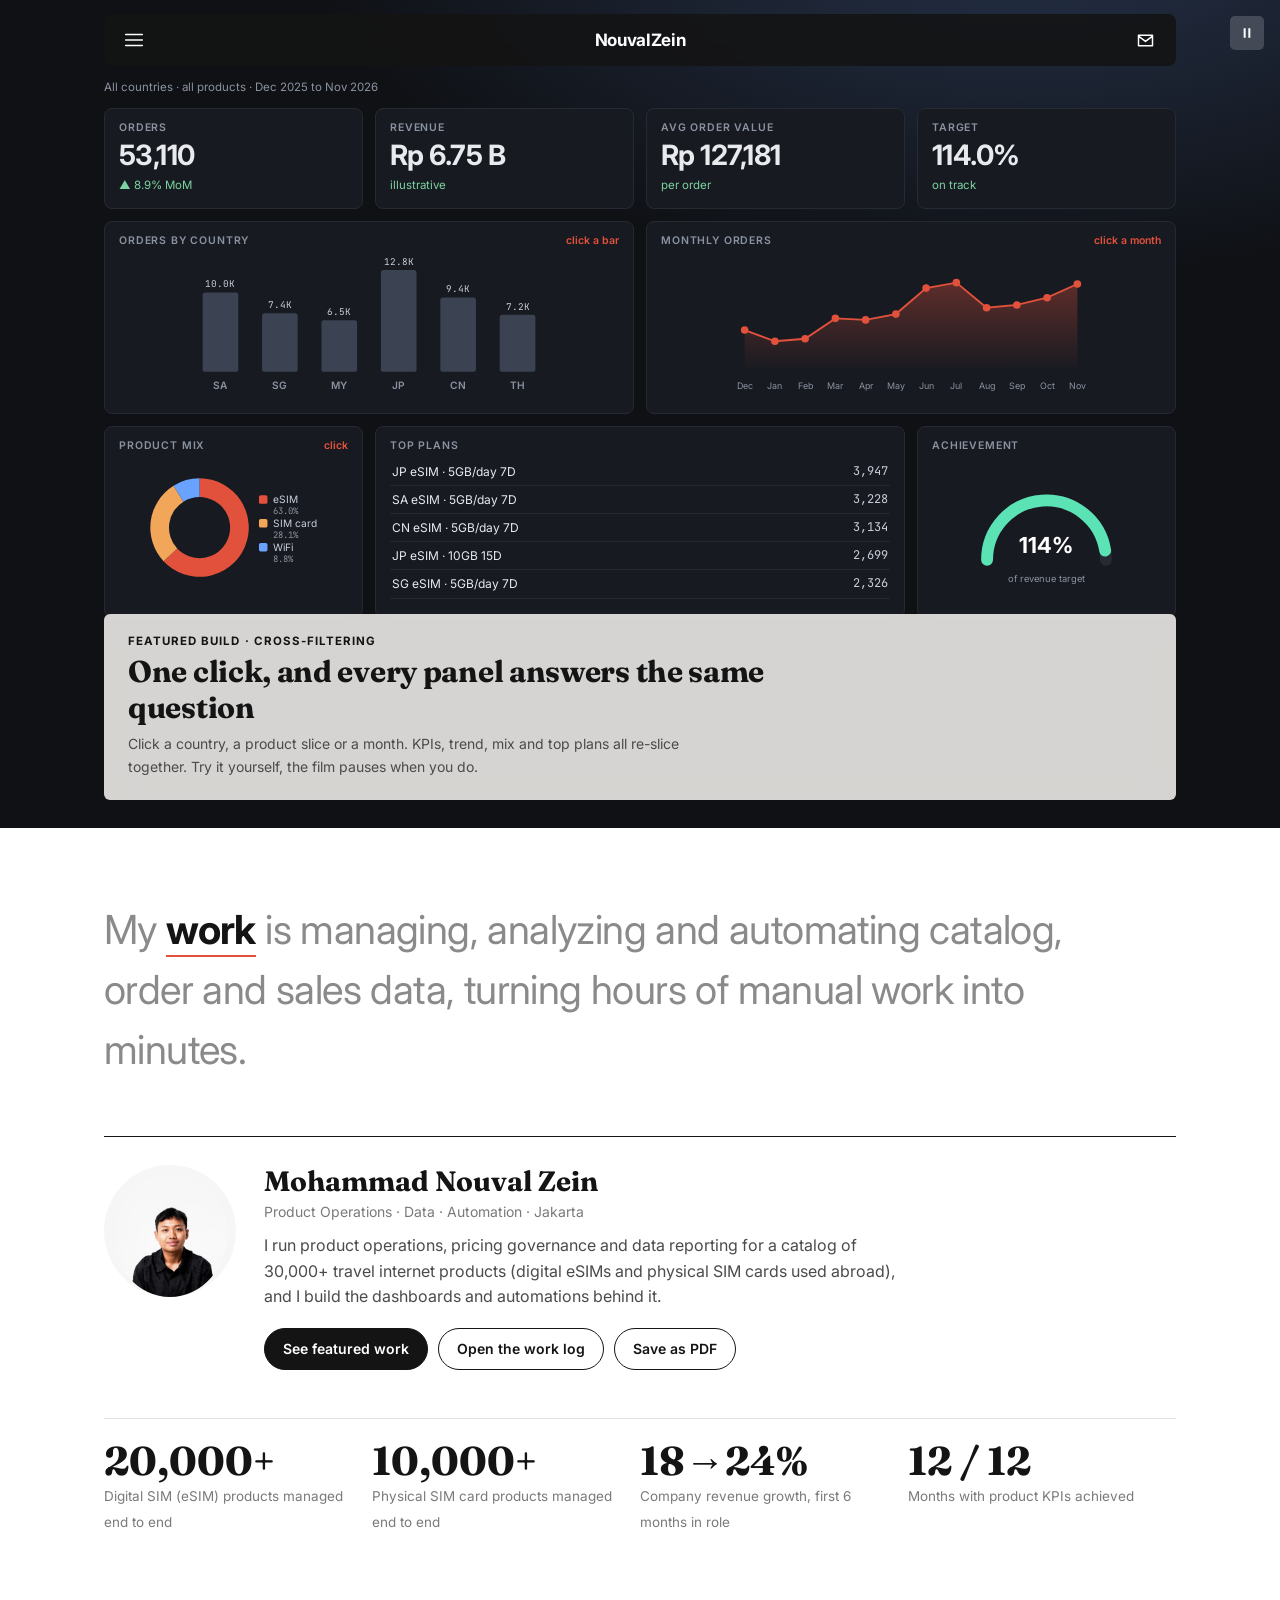
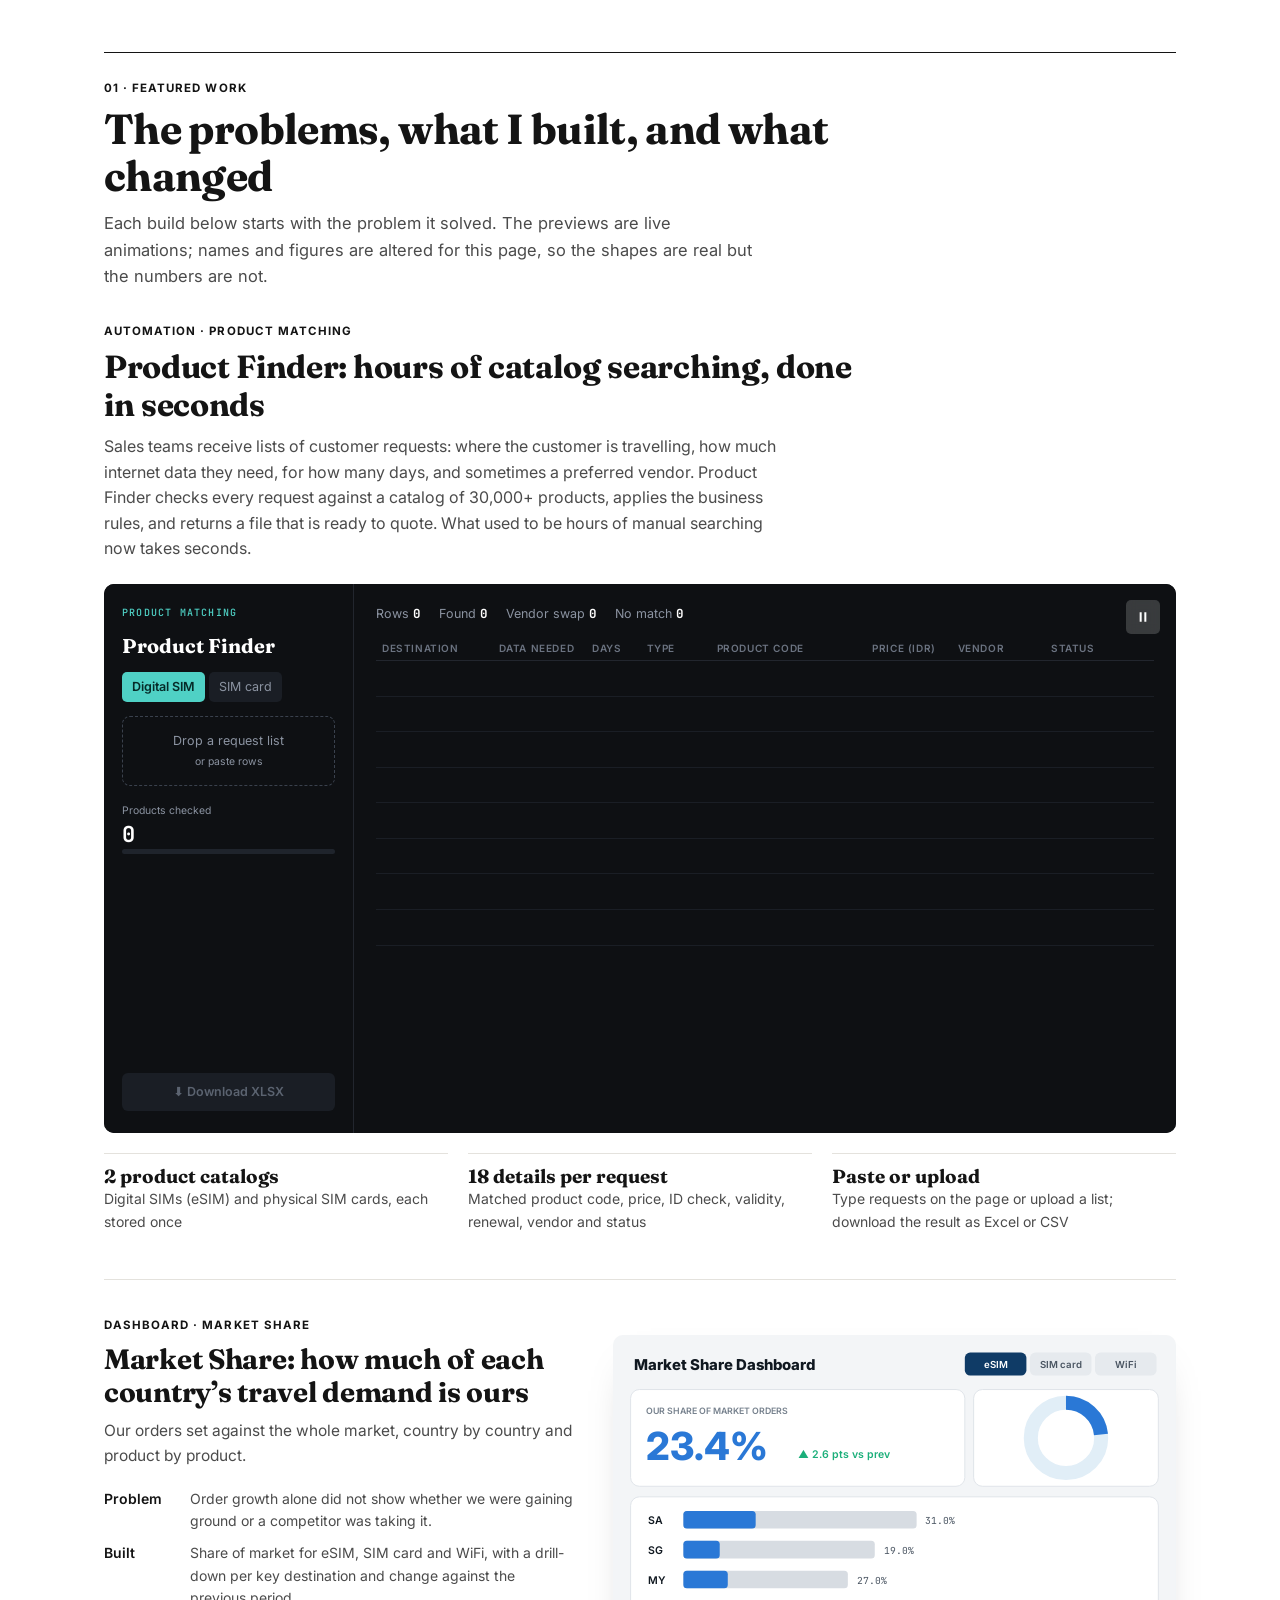
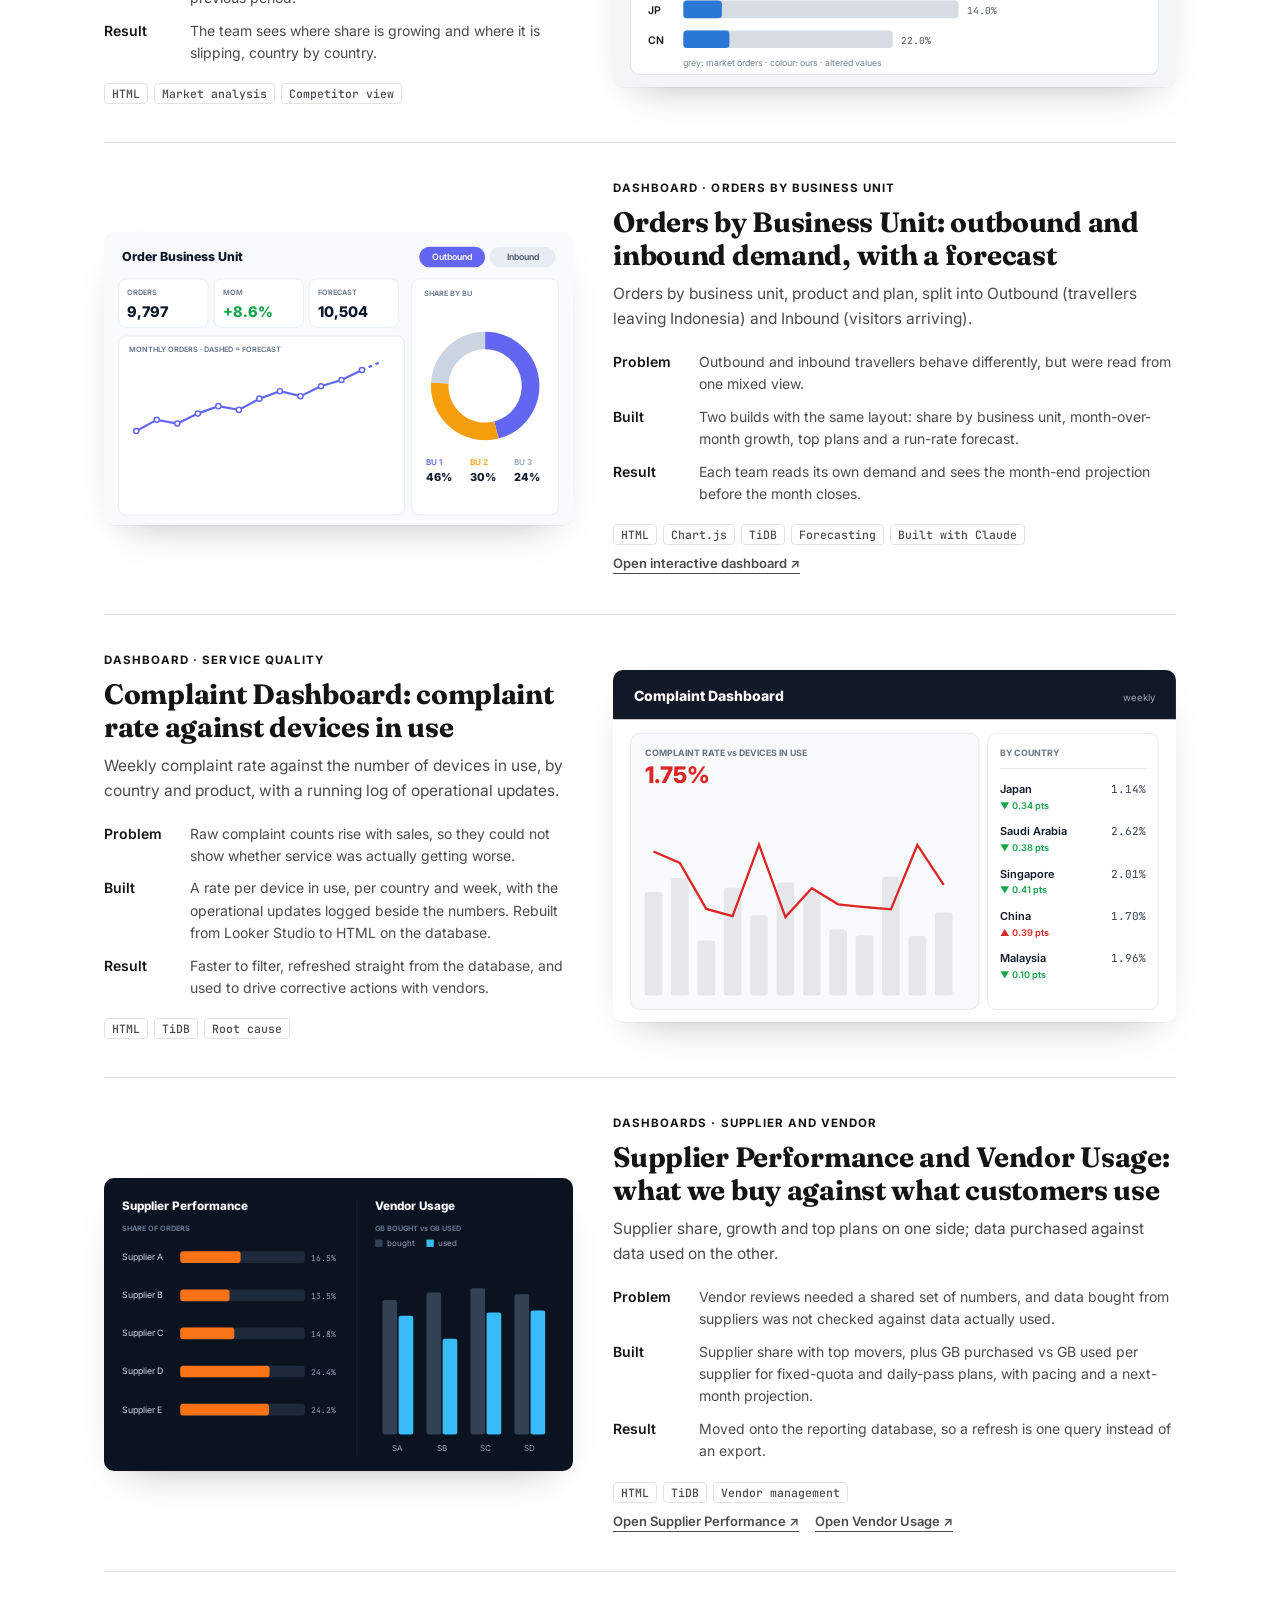
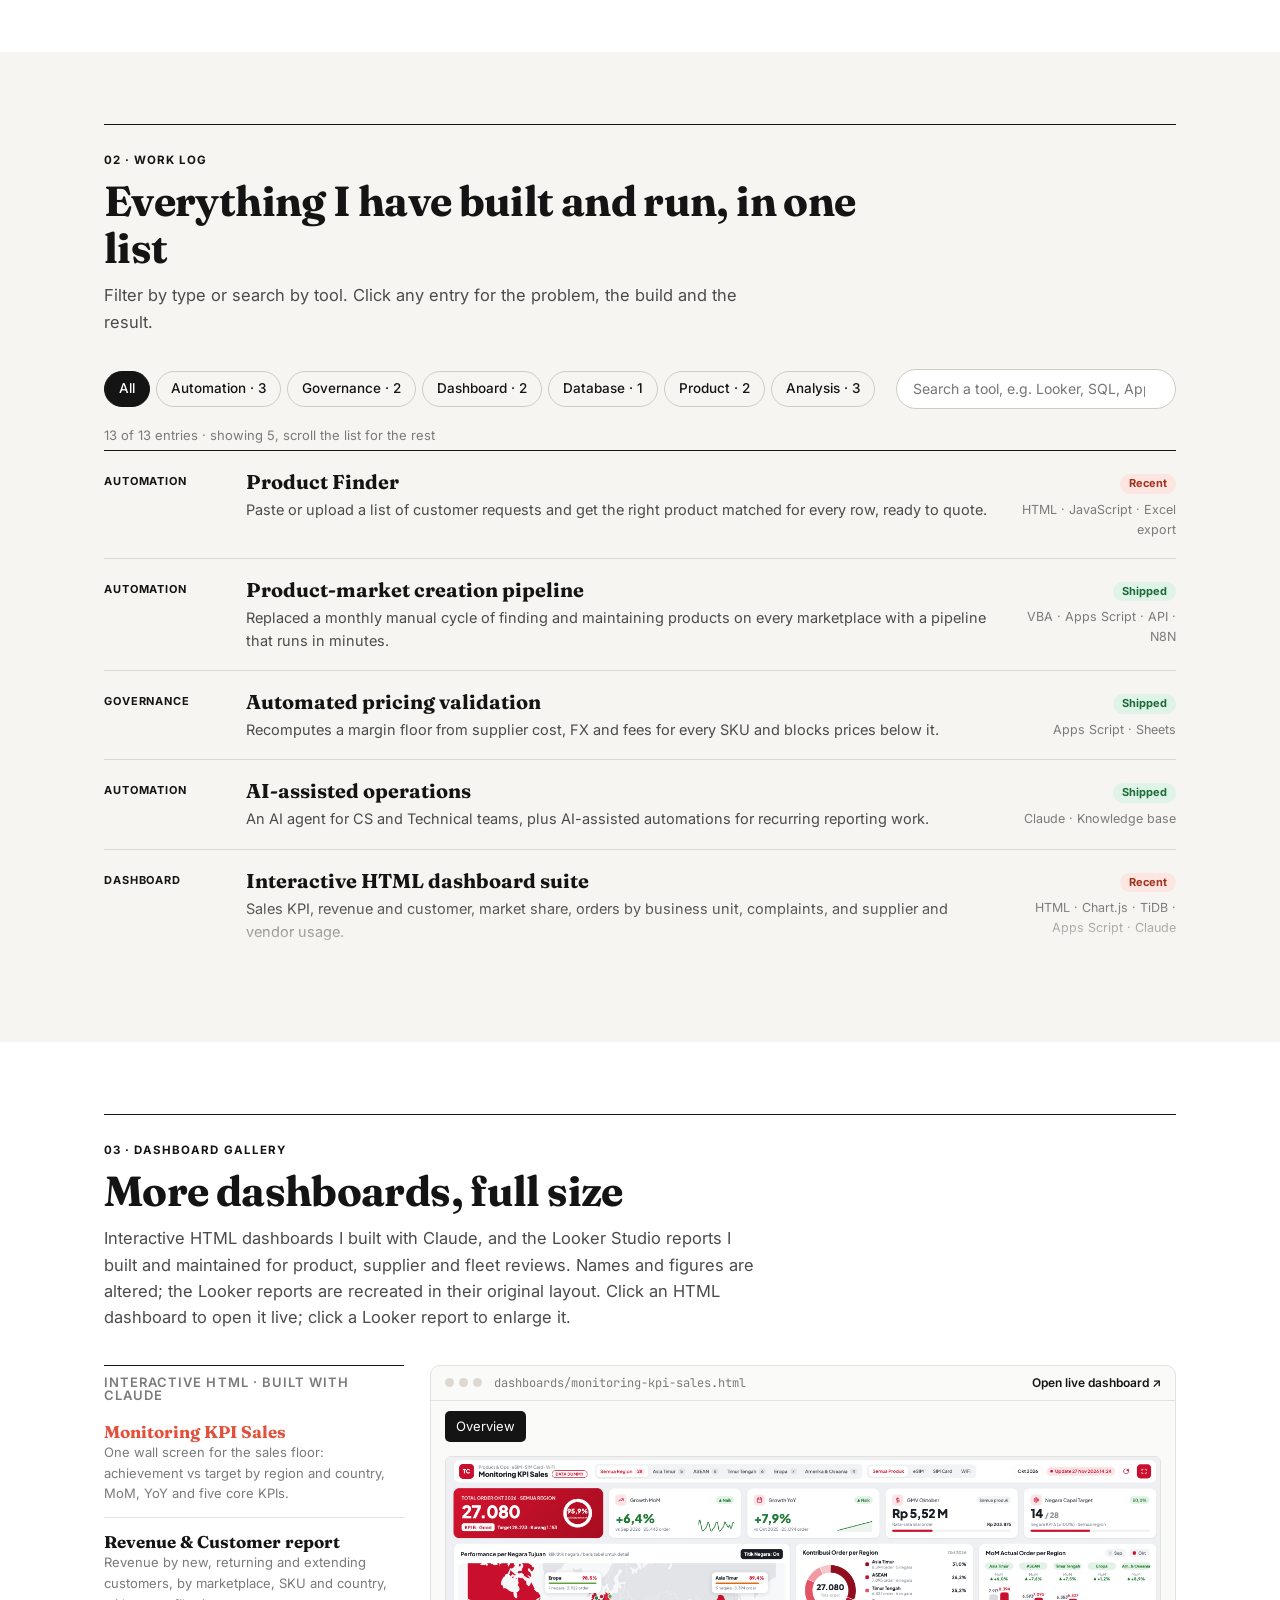
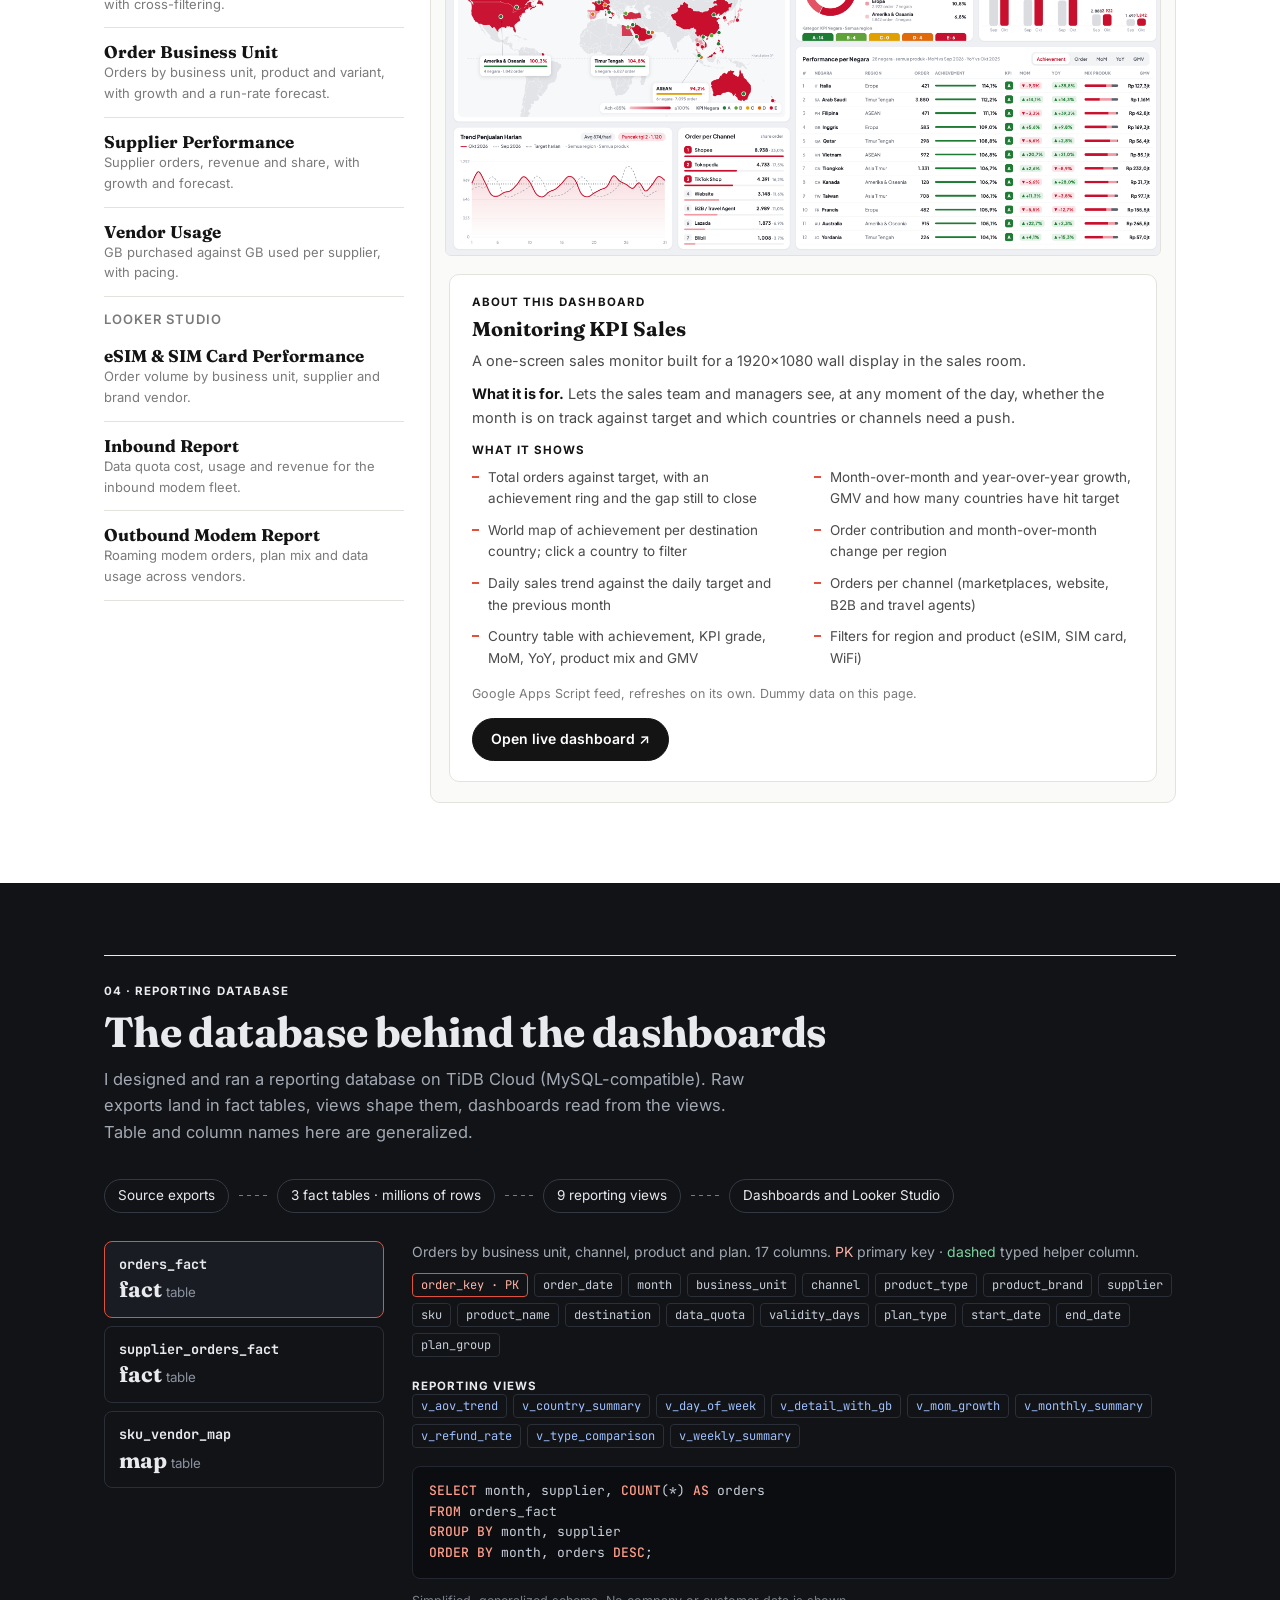
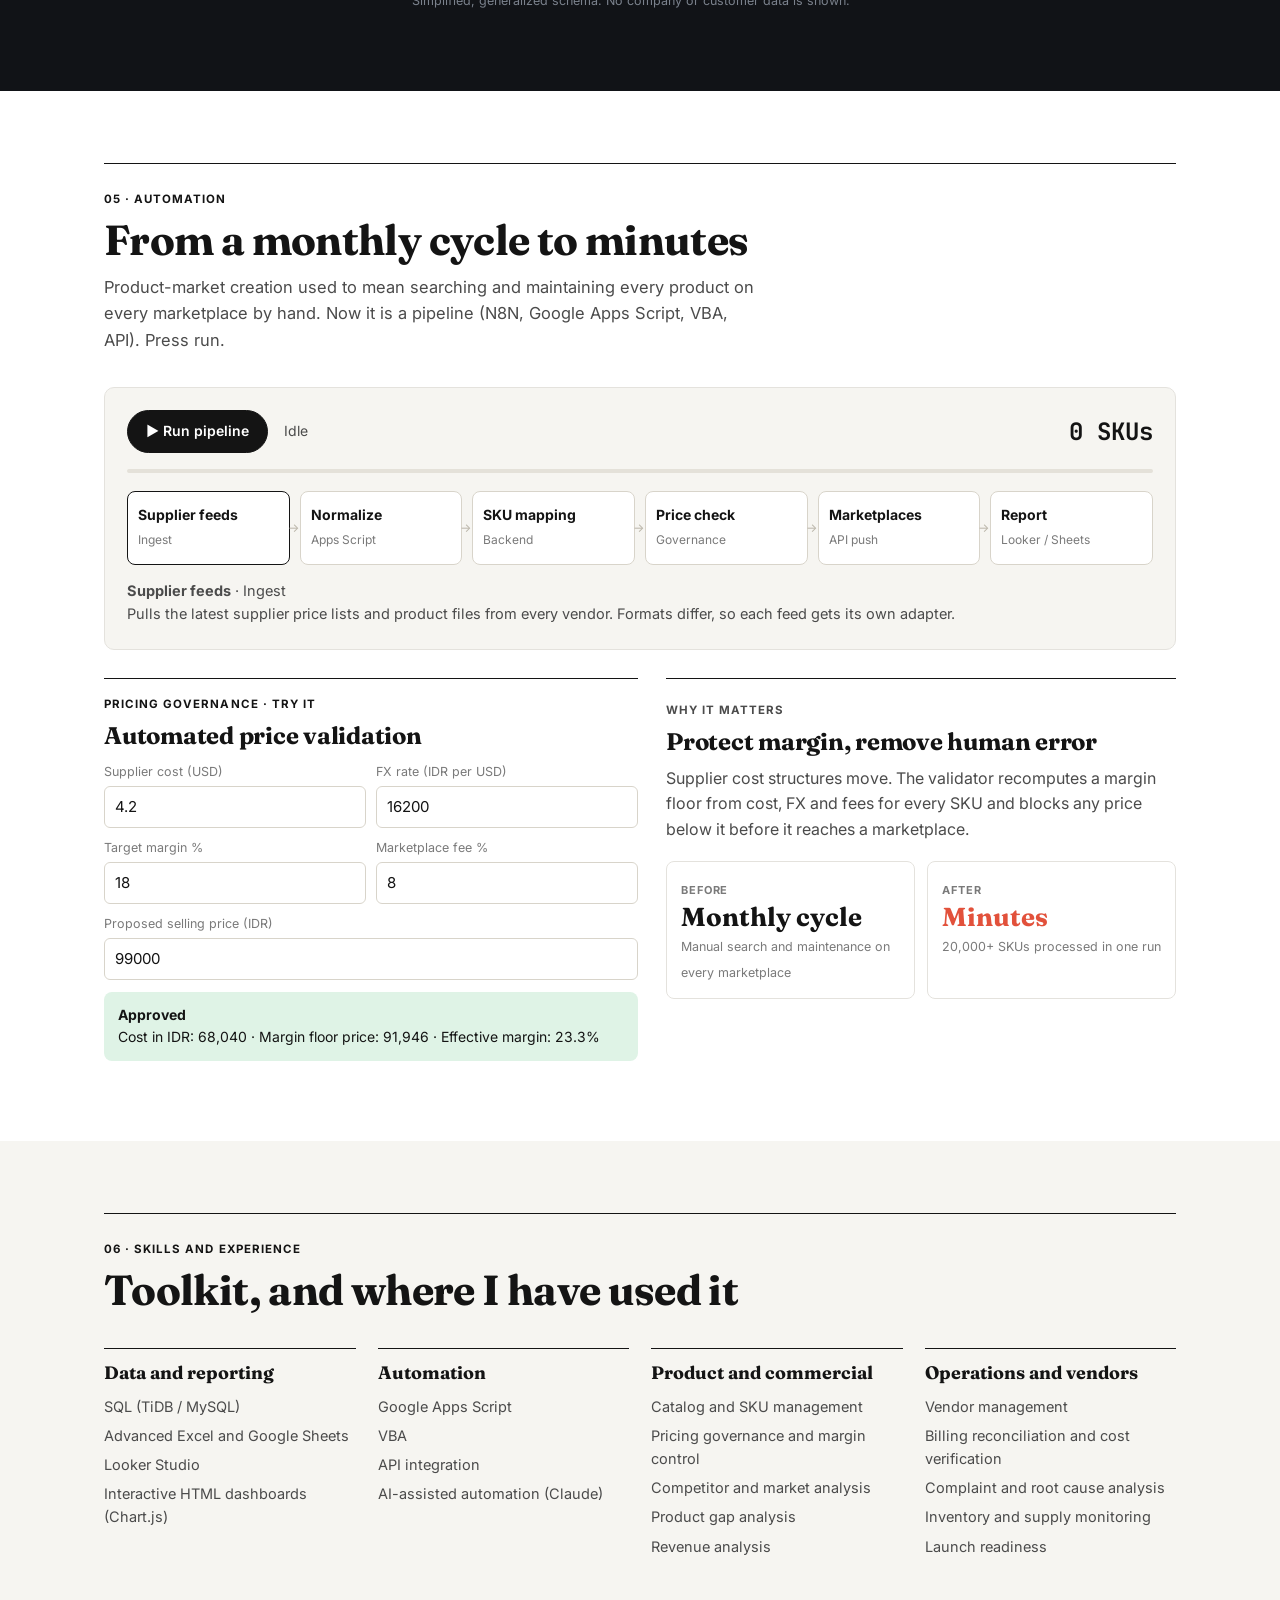
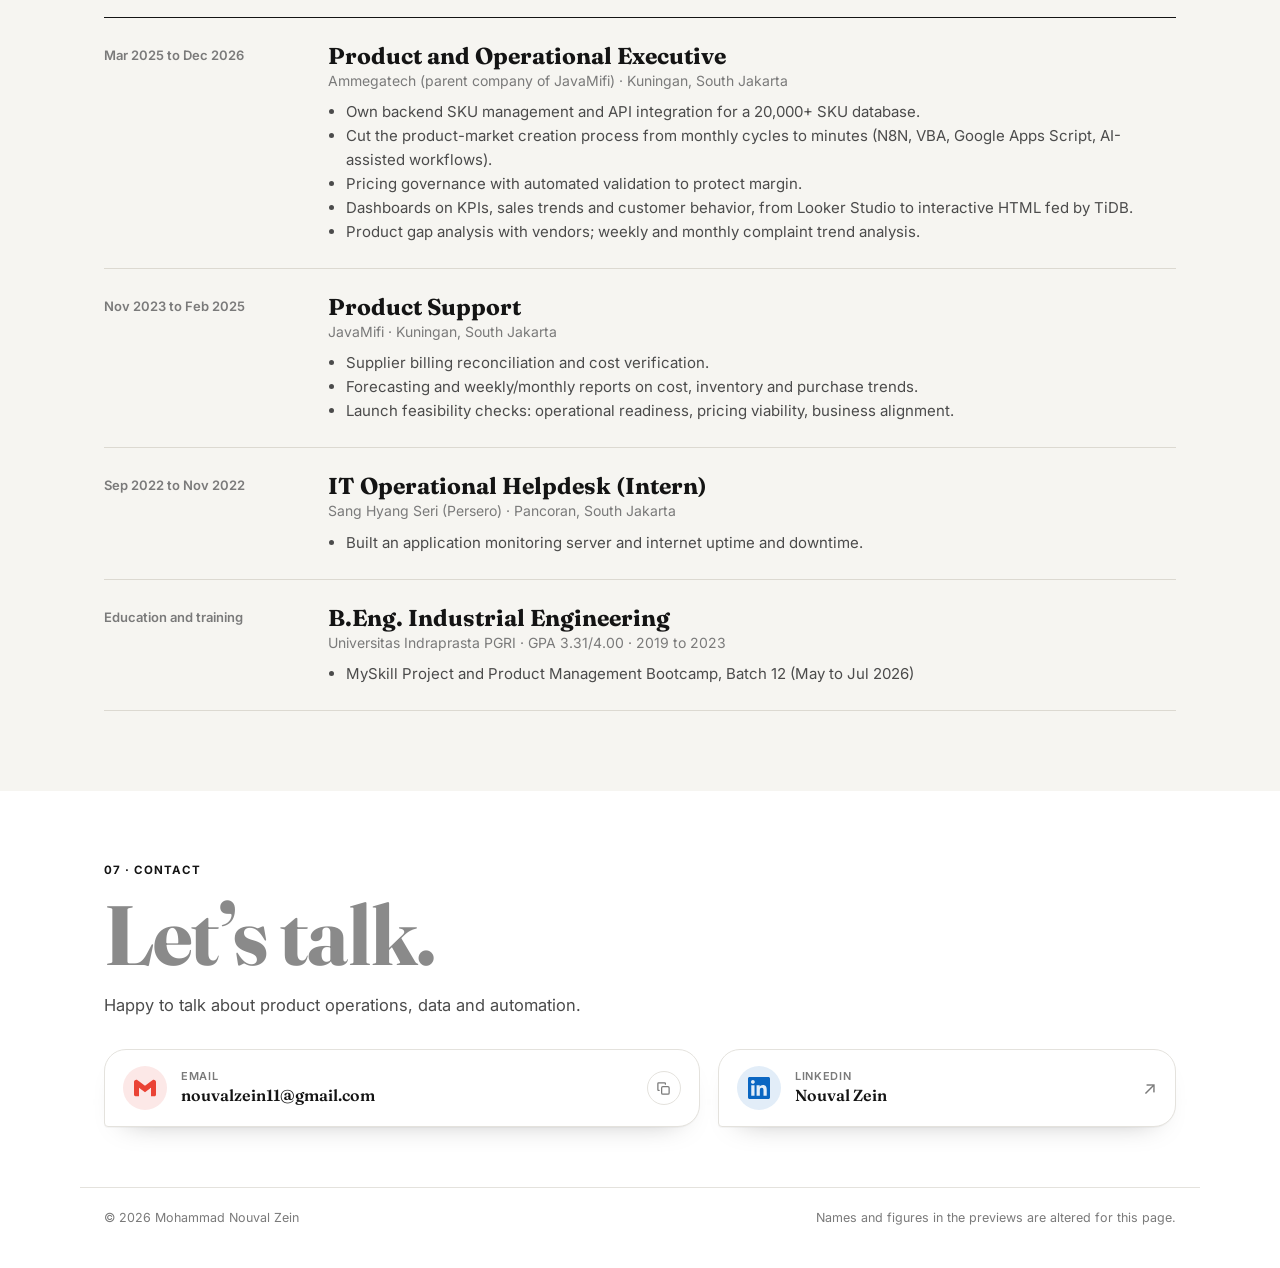
<file: index.html>
<!doctype html>
<html lang="en">
<head>
<meta charset="utf-8">
<meta name="viewport" content="width=device-width, initial-scale=1">
<title>Mohammad Nouval Zein | Product Operations, Data and Automation</title>
<meta name="description" content="Portfolio of Mohammad Nouval Zein: dashboards, automations and pricing governance across 20,000+ eSIM and 10,000+ SIM card SKUs.">
<link rel="icon" href="data:image/svg+xml,%3Csvg xmlns='http://www.w3.org/2000/svg' viewBox='0 0 32 32'%3E%3Crect width='32' height='32' rx='8' fill='%23141414'/%3E%3Ctext x='16' y='22' font-family='Georgia,serif' font-size='17' font-weight='700' fill='%23fff' text-anchor='middle'%3ENZ%3C/text%3E%3C/svg%3E">
<link rel="preconnect" href="https://fonts.googleapis.com">
<link rel="preconnect" href="https://fonts.gstatic.com" crossorigin>
<link href="https://fonts.googleapis.com/css2?family=Fraunces:opsz,wght@9..144,600;9..144,700;9..144,800&family=Inter:wght@400;500;600;700&family=JetBrains+Mono:wght@400;500&display=swap" rel="stylesheet">
<link rel="stylesheet" href="style.css">
</head>
<body>

<header class="nav" id="nav">
  <button class="nav-btn" id="menuBtn" aria-label="Open menu" aria-expanded="false">
    <svg viewBox="0 0 24 24" width="22" height="22"><path d="M3 6h18M3 12h18M3 18h18" stroke="currentColor" stroke-width="1.8" stroke-linecap="round"/></svg>
  </button>
  <a href="#top" class="brand">NouvalZein</a>
  <a href="#contact" class="nav-btn" aria-label="Contact">
    <svg viewBox="0 0 24 24" width="21" height="21"><path d="M4 6h16v12H4z M4 7l8 6 8-6" fill="none" stroke="currentColor" stroke-width="1.7" stroke-linejoin="round"/></svg>
  </a>
</header>

<nav class="menu" id="menu" aria-hidden="true">
  <div class="menu-in">
    <p class="kicker">Sections</p>
    <a href="#builds"><span>01</span>Featured work</a>
    <a href="#log"><span>02</span>Work log</a>
    <a href="#archive"><span>03</span>Dashboard gallery</a>
    <a href="#db"><span>04</span>Reporting database</a>
    <a href="#auto"><span>05</span>Automation</a>
    <a href="#about"><span>06</span>Skills and experience</a>
    <a href="#contact"><span>07</span>Contact</a>
  </div>
</nav>

<main id="top">

<section class="hero">
  <div class="film film-hero" id="heroFilm" data-film="xf">
    <div class="film-stage" id="xfStage"></div>
    <div class="cursor" aria-hidden="true"><svg viewBox="0 0 24 24" width="26" height="26"><path d="M5 3l14 8-6.2 1.6L10 19z" fill="#fff" stroke="#111" stroke-width="1.4" stroke-linejoin="round"/></svg><i></i></div>
    <button class="playbtn" aria-label="Pause animation"><svg viewBox="0 0 24 24" width="16" height="16"><path class="ic-pause" d="M7 5h3v14H7zM14 5h3v14h-3z" fill="currentColor"/><path class="ic-play" d="M7 5l12 7-12 7z" fill="currentColor"/></svg></button>
    <div class="caption">
      <p class="kicker">Featured build · Cross-filtering</p>
      <h1>One click, and every panel answers the same question</h1>
      <p>Click a country, a product slice or a month. KPIs, trend, mix and top plans all re-slice together. Try it yourself, the film pauses when you do.</p>
    </div>
  </div>
</section>

<section class="statement wrap">
  <p class="big">My <span class="hl" id="hlWord">work</span> is managing, analyzing and automating catalog, order and sales data, turning hours of manual work into minutes.</p>
  <div class="intro">
    <img src="assets/profile.jpg" alt="Mohammad Nouval Zein" class="avatar">
    <div>
      <h2 class="name">Mohammad Nouval Zein</h2>
      <p class="role">Product Operations · Data · Automation · Jakarta</p>
      <p class="lede">I run product operations, pricing governance and data reporting for a catalog of 30,000+ travel internet products (digital eSIMs and physical SIM cards used abroad), and I build the dashboards and automations behind it.</p>
      <div class="ctas">
        <a class="btn dark" href="#builds">See featured work</a>
        <a class="btn" href="#log">Open the work log</a>
        <button class="btn" id="pdfBtn" type="button">Save as PDF</button>
      </div>
    </div>
  </div>
  <div class="stats">
    <div><b data-count="20000" data-suffix="+">20,000+</b><span>Digital SIM (eSIM) products managed end to end</span></div>
    <div><b data-count="10000" data-suffix="+">10,000+</b><span>Physical SIM card products managed end to end</span></div>
    <div><b>18→24%</b><span>Company revenue growth, first 6 months in role</span></div>
    <div><b>12 / 12</b><span>Months with product KPIs achieved</span></div>
  </div>
</section>

<section class="wrap builds" id="builds">
  <div class="sec-head">
    <p class="kicker">01 · Featured work</p>
    <h2 class="sec-title">The problems, what I built, and what changed</h2>
    <p class="dek">Each build below starts with the problem it solved. The previews are live animations; names and figures are altered for this page, so the shapes are real but the numbers are not.</p>
  </div>

  <article class="story feature">
    <p class="kicker">Automation · Product matching</p>
    <h3 class="story-title">Product Finder: hours of catalog searching, done in seconds</h3>
    <p class="story-dek">Sales teams receive lists of customer requests: where the customer is travelling, how much internet data they need, for how many days, and sometimes a preferred vendor. Product Finder checks every request against a catalog of 30,000+ products, applies the business rules, and returns a file that is ready to quote. What used to be hours of manual searching now takes seconds.</p>
    <div class="film film-wide" data-film="finder">
      <div class="film-stage" id="finderStage"></div>
      <button class="playbtn" aria-label="Pause animation"><svg viewBox="0 0 24 24" width="16" height="16"><path class="ic-pause" d="M7 5h3v14H7zM14 5h3v14h-3z" fill="currentColor"/><path class="ic-play" d="M7 5l12 7-12 7z" fill="currentColor"/></svg></button>
    </div>
    <ul class="facts">
      <li><b>2 product catalogs</b>Digital SIMs (eSIM) and physical SIM cards, each stored once</li>
      <li><b>18 details per request</b>Matched product code, price, ID check, validity, renewal, vendor and status</li>
      <li><b>Paste or upload</b>Type requests on the page or upload a list; download the result as Excel or CSV</li>
    </ul>
  </article>

  <div class="story-grid" id="storyGrid"></div>
</section>

<section class="band" id="log">
  <div class="wrap">
    <div class="sec-head">
      <p class="kicker">02 · Work log</p>
      <h2 class="sec-title">Everything I have built and run, in one list</h2>
      <p class="dek">Filter by type or search by tool. Click any entry for the problem, the build and the result.</p>
    </div>
    <div class="log-tools">
      <div class="chips" id="logChips"></div>
      <input id="logSearch" type="search" placeholder="Search a tool, e.g. Looker, SQL, Apps Script" aria-label="Search the work log">
    </div>
    <p class="log-count" id="logCount"></p>
    <div class="log-list" id="logList"></div>
  </div>
</section>

<section class="wrap" id="archive">
  <div class="sec-head">
    <p class="kicker">03 · Dashboard gallery</p>
    <h2 class="sec-title">More dashboards, full size</h2>
    <p class="dek">Interactive HTML dashboards I built with Claude, and the Looker Studio reports I built and maintained for product, supplier and fleet reviews. Names and figures are altered; the Looker reports are recreated in their original layout. Click an HTML dashboard to open it live; click a Looker report to enlarge it.</p>
  </div>
  <div class="archive">
    <div class="arc-list" id="arcList"></div>
    <div class="arc-view">
      <div class="arc-bar"><span class="dots"><i></i><i></i><i></i></span><span id="arcUrl"></span><a id="arcOpen" target="_blank" rel="noopener">Open live dashboard ↗</a></div>
      <div class="arc-tabs" id="arcTabs"></div>
      <div class="arc-body" id="arcBody"><img id="arcImg" alt=""></div>
    </div>
  </div>
</section>

<section class="band dark" id="db">
  <div class="wrap">
    <div class="sec-head">
      <p class="kicker">04 · Reporting database</p>
      <h2 class="sec-title">The database behind the dashboards</h2>
      <p class="dek">I designed and ran a reporting database on TiDB Cloud (MySQL-compatible). Raw exports land in fact tables, views shape them, dashboards read from the views. Table and column names here are generalized.</p>
    </div>
    <div class="flowline"><span>Source exports</span><i></i><span>3 fact tables · millions of rows</span><i></i><span>9 reporting views</span><i></i><span>Dashboards and Looker Studio</span></div>
    <div class="dbx">
      <div class="tbls" id="tbls"></div>
      <div>
        <div id="tinfo"></div>
        <div class="cols" id="cols"></div>
        <p class="kicker" style="margin-top:22px">Reporting views</p>
        <div class="cols views" id="views"></div>
        <pre class="sql" id="sql"></pre>
        <p class="note">Simplified, generalized schema. No company or customer data is shown.</p>
      </div>
    </div>
  </div>
</section>

<section class="wrap" id="auto">
  <div class="sec-head">
    <p class="kicker">05 · Automation</p>
    <h2 class="sec-title">From a monthly cycle to minutes</h2>
    <p class="dek">Product-market creation used to mean searching and maintaining every product on every marketplace by hand. Now it is a pipeline (N8N, Google Apps Script, VBA, API). Press run.</p>
  </div>
  <div class="pipe">
    <div class="pipe-top">
      <button class="btn dark" id="runBtn" type="button">▶ Run pipeline</button>
      <span id="runTxt">Idle</span>
      <b id="skuCnt">0 SKUs</b>
    </div>
    <div class="runbar"><i id="runBar"></i></div>
    <div class="flow" id="flow"></div>
    <p class="nodeDet" id="nodeDet"></p>
  </div>

  <div class="two">
    <div class="calc">
      <p class="kicker">Pricing governance · try it</p>
      <h3 class="story-title sm">Automated price validation</h3>
      <div class="fields">
        <label>Supplier cost (USD)<input id="pCost" type="number" value="4.2" step="0.1"></label>
        <label>FX rate (IDR per USD)<input id="pFx" type="number" value="16200"></label>
        <label>Target margin %<input id="pMar" type="number" value="18"></label>
        <label>Marketplace fee %<input id="pFee" type="number" value="8"></label>
        <label class="full">Proposed selling price (IDR)<input id="pPrice" type="number" value="99000"></label>
      </div>
      <div class="verdict" id="pOut"></div>
    </div>
    <div class="why">
      <p class="kicker">Why it matters</p>
      <h3 class="story-title sm">Protect margin, remove human error</h3>
      <p>Supplier cost structures move. The validator recomputes a margin floor from cost, FX and fees for every SKU and blocks any price below it before it reaches a marketplace.</p>
      <div class="ba"><div><span>Before</span><b>Monthly cycle</b><small>Manual search and maintenance on every marketplace</small></div><div><span>After</span><b>Minutes</b><small>20,000+ SKUs processed in one run</small></div></div>
    </div>
  </div>
</section>

<section class="band" id="about">
  <div class="wrap">
    <div class="sec-head">
      <p class="kicker">06 · Skills and experience</p>
      <h2 class="sec-title">Toolkit, and where I have used it</h2>
    </div>
    <div class="skills" id="skillGrid"></div>
    <div class="timeline">
      <article>
        <span class="when">Mar 2025 to Dec 2026</span>
        <div>
          <h3>Product and Operational Executive</h3>
          <p class="org">Ammegatech (parent company of JavaMifi) · Kuningan, South Jakarta</p>
          <ul>
            <li>Own backend SKU management and API integration for a 20,000+ SKU database.</li>
            <li>Cut the product-market creation process from monthly cycles to minutes (N8N, VBA, Google Apps Script, AI-assisted workflows).</li>
            <li>Pricing governance with automated validation to protect margin.</li>
            <li>Dashboards on KPIs, sales trends and customer behavior, from Looker Studio to interactive HTML fed by TiDB.</li>
            <li>Product gap analysis with vendors; weekly and monthly complaint trend analysis.</li>
          </ul>
        </div>
      </article>
      <article>
        <span class="when">Nov 2023 to Feb 2025</span>
        <div>
          <h3>Product Support</h3>
          <p class="org">JavaMifi · Kuningan, South Jakarta</p>
          <ul>
            <li>Supplier billing reconciliation and cost verification.</li>
            <li>Forecasting and weekly/monthly reports on cost, inventory and purchase trends.</li>
            <li>Launch feasibility checks: operational readiness, pricing viability, business alignment.</li>
          </ul>
        </div>
      </article>
      <article>
        <span class="when">Sep 2022 to Nov 2022</span>
        <div>
          <h3>IT Operational Helpdesk (Intern)</h3>
          <p class="org">Sang Hyang Seri (Persero) · Pancoran, South Jakarta</p>
          <ul><li>Built an application monitoring server and internet uptime and downtime.</li></ul>
        </div>
      </article>
      <article>
        <span class="when">Education and training</span>
        <div>
          <h3>B.Eng. Industrial Engineering</h3>
          <p class="org">Universitas Indraprasta PGRI · GPA 3.31/4.00 · 2019 to 2023</p>
          <ul><li>MySkill Project and Product Management Bootcamp, Batch 12 (May to Jul 2026)</li></ul>
        </div>
      </article>
    </div>
  </div>
</section>

<section class="wrap contact" id="contact">
  <p class="kicker">07 · Contact</p>
  <h2 class="sec-title big">Let’s talk.</h2>
  <p class="dek">Happy to talk about product operations, data and automation.</p>
  <div class="contact-row">
    <div class="bubble b-mail">
      <a class="b-link" href="mailto:nouvalzein11@gmail.com" aria-label="Email nouvalzein11@gmail.com"></a>
      <span class="b-ico"><img src="assets/icons/gmail.svg" alt="" width="22" height="22"></span>
      <span class="b-txt"><small>Email</small><b>nouvalzein11@gmail.com</b></span>
      <button class="b-copy" id="copyEmail" type="button" aria-label="Copy email" title="Copy email"><svg class="cp" viewBox="0 0 24 24" fill="none" stroke="currentColor" stroke-width="2" stroke-linecap="round" stroke-linejoin="round"><rect x="9" y="9" width="12" height="12" rx="2"/><path d="M5 15H4a1 1 0 0 1-1-1V4a1 1 0 0 1 1-1h10a1 1 0 0 1 1 1v1"/></svg><svg class="ok" viewBox="0 0 24 24" fill="none" stroke="currentColor" stroke-width="2.5" stroke-linecap="round" stroke-linejoin="round"><path d="M5 12l5 5L20 7"/></svg></button>
    </div>
    <div class="bubble b-in">
      <a class="b-link" href="https://linkedin.com/in/mohammadnouvalzein111000" target="_blank" rel="noopener" aria-label="LinkedIn profile"></a>
      <span class="b-ico"><img src="assets/icons/linkedin.svg" alt="" width="22" height="22"></span>
      <span class="b-txt"><small>LinkedIn</small><b>Nouval Zein</b></span>
      <span class="b-go" aria-hidden="true">↗</span>
    </div>
    <div class="bubble b-wa print-only">
      <a class="b-link" href="https://wa.me/6285691073273" target="_blank" rel="noopener" aria-label="WhatsApp +62 856-9107-3273"></a>
      <span class="b-ico"><img src="assets/icons/whatsapp.svg" alt="" width="22" height="22"></span>
      <span class="b-txt"><small>WhatsApp · Phone</small><b>+62 856-9107-3273</b></span>
      <span class="b-go" aria-hidden="true">↗</span>
    </div>
  </div>
</section>

</main>

<footer class="foot wrap">
  <span>© 2026 Mohammad Nouval Zein</span>
  <span>Names and figures in the previews are altered for this page.</span>
</footer>

<div class="modal" id="modal" aria-hidden="true">
  <div class="modal-card" role="dialog" aria-modal="true">
    <button class="modal-x" id="modalX" aria-label="Close">✕</button>
    <div id="modalBody"></div>
  </div>
</div>
<div class="lb" id="lb"><img id="lbImg" alt=""></div>

<script src="script.js"></script>
</body>
</html>
</file>
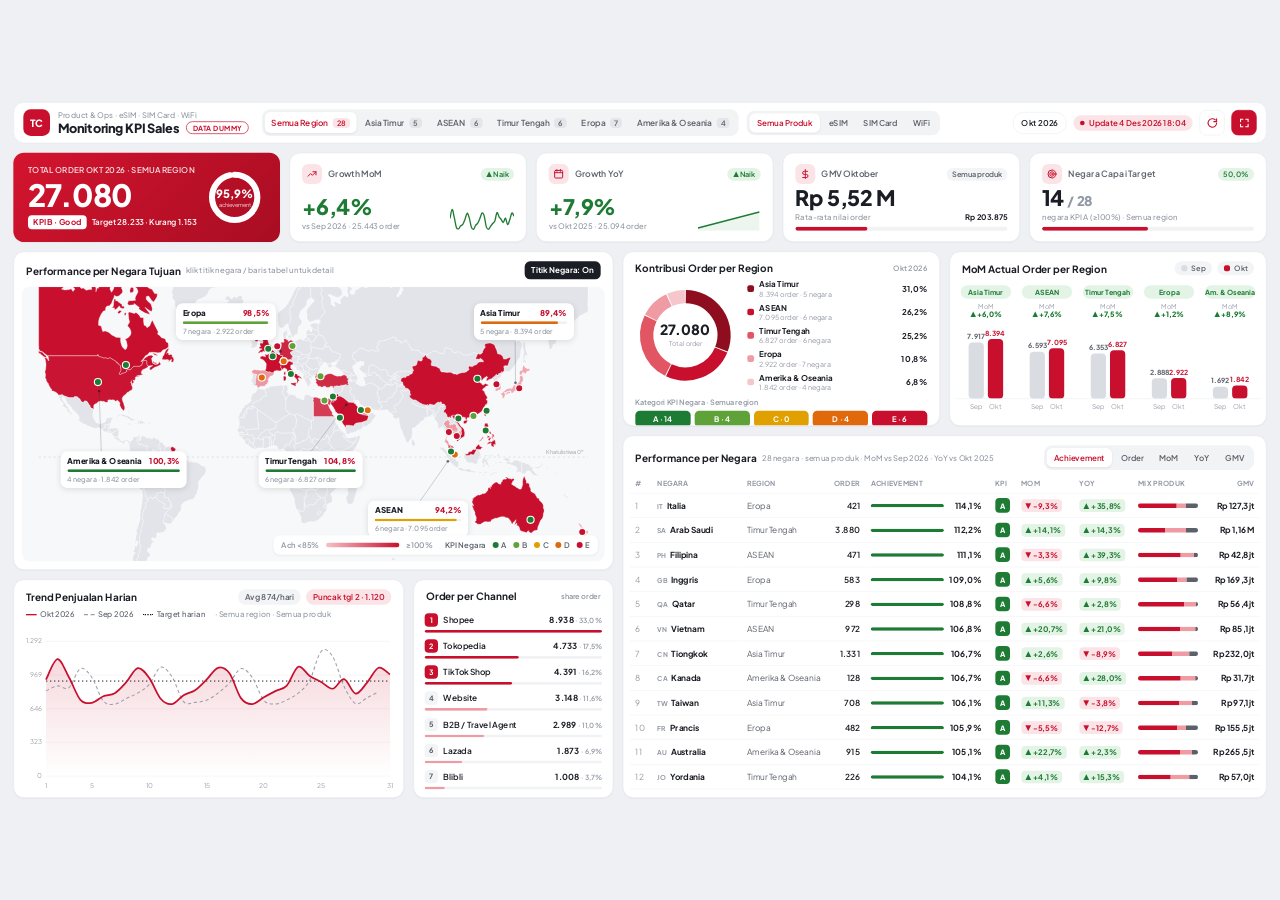
<file: dashboards/monitoring-kpi-sales.html>
<!DOCTYPE html>
<html lang="id">
<head>
<meta charset="utf-8">
<meta name="viewport" content="width=device-width, initial-scale=1">
<title>Monitoring KPI Sales Travel Connectivity</title>
<link rel="preconnect" href="https://fonts.googleapis.com">
<link href="https://fonts.googleapis.com/css2?family=Plus+Jakarta+Sans:wght@400;500;600;700;800&display=swap" rel="stylesheet">
<style>
:root{
  --red:#C8102E; --red-d:#8E0E1F; --red-l:#FBE4E7; --ink:#1A1D24; --ink2:#5B606B; --ink3:#9298A3;
  --line:#ECEEF1; --bg:#EEF0F3; --card:#fff; --green:#1E7B34; --green-l:#E3F3E6;
}
*{box-sizing:border-box;margin:0;padding:0}
html,body{height:100%;overflow:hidden;background:var(--bg);font-family:"Plus Jakarta Sans",system-ui,sans-serif;color:var(--ink)}
#wrap{position:fixed;inset:0;overflow:hidden}
#stage{position:absolute;left:0;top:0;width:1920px;height:1080px;transform-origin:0 0;padding:18px 20px;
  display:grid;grid-template-columns:minmax(0,1fr);grid-template-rows:62px 134px 1fr;gap:14px}
.card{background:var(--card);border-radius:16px;box-shadow:0 1px 2px rgba(16,24,40,.05);border:1px solid #E8EAEE;position:relative;overflow:hidden}
.ttl{white-space:nowrap;font-size:15px;font-weight:700;display:flex;align-items:center;gap:8px}
.ttl small{font-size:11.5px;font-weight:500;color:var(--ink3)}
.pill{display:inline-flex;align-items:center;gap:6px;font-size:12px;font-weight:600;border-radius:999px;padding:4px 10px;background:#F3F4F6;color:var(--ink2);white-space:nowrap}
.up{color:var(--green)} .dn{color:var(--red)}
.bup{background:var(--green-l);color:var(--green)} .bdn{background:var(--red-l);color:var(--red)}
button{font-family:inherit;cursor:pointer;border:0;background:none}

/* header */
#hdr{min-width:0;overflow:hidden;display:flex;align-items:center;gap:12px;background:#fff;border-radius:16px;border:1px solid #E8EAEE;padding:0 14px}
.logo{width:40px;height:40px;border-radius:11px;background:var(--red);color:#fff;font-weight:800;display:grid;place-items:center;font-size:15px}
.brand .sub{font-size:11.5px;color:var(--ink3);font-weight:500}
.brand .main{font-size:19px;font-weight:800;letter-spacing:-.2px;display:flex;align-items:center;gap:10px}
.dummy{font-size:10.5px;font-weight:700;color:var(--red);border:1.5px solid var(--red);border-radius:999px;padding:2px 9px;letter-spacing:.5px}
.seg{display:flex;background:#F2F3F5;border-radius:12px;padding:4px;gap:2px}
.seg button{font-size:12.5px;font-weight:600;color:var(--ink2);padding:8px 10px;border-radius:9px;display:flex;align-items:center;gap:7px;white-space:nowrap}
.seg button .n{font-size:11px;background:#E3E5E9;border-radius:6px;padding:1px 6px;color:var(--ink2)}
.seg button.on{background:#fff;color:var(--red);box-shadow:0 1px 3px rgba(0,0,0,.1)}
.seg button.on .n{background:var(--red-l);color:var(--red)}
.seg.sm button{font-size:12px;padding:7px 11px}
.hr{margin-left:auto;display:flex;align-items:center;gap:10px}
.hbtn{width:38px;height:38px;border-radius:10px;border:1px solid var(--line);display:grid;place-items:center;color:var(--red)}
.hbtn.fill{background:var(--red);color:#fff;border-color:var(--red)}
.upd{color:var(--red);background:var(--red-l)}
.upd i{width:7px;height:7px;border-radius:50%;background:var(--red);display:inline-block}

/* KPI row */
#kpi{display:grid;grid-template-columns:400px repeat(4,minmax(0,1fr));gap:14px}
.hero{background:linear-gradient(135deg,#D4142F 0%,#A80D22 100%);color:#fff;border:0;padding:18px 22px;display:flex;align-items:center;justify-content:space-between}
.hero .lb{font-size:12px;font-weight:600;opacity:.85;letter-spacing:.3px}
.hero .v{font-size:46px;font-weight:800;letter-spacing:-1px;line-height:1.05;margin:4px 0 8px}
.hero .meta{white-space:nowrap;display:flex;gap:8px;align-items:center;font-size:12px;font-weight:600}
.hero .chip{background:#fff;color:var(--red);border-radius:6px;padding:3px 8px;font-weight:700}
.kc{padding:16px 18px;display:flex;flex-direction:column}
.kc .top{display:flex;align-items:center;gap:9px;font-size:13px;font-weight:600;color:var(--ink2)}
.kc .ic{width:30px;height:30px;border-radius:9px;background:var(--red-l);color:var(--red);display:grid;place-items:center}
.kc .top .pill{margin-left:auto;font-size:11px;padding:3px 8px}
.kc .bot{display:flex;align-items:flex-end;justify-content:space-between;margin-top:auto}
.kc .v{font-size:32px;font-weight:800;letter-spacing:-.6px;line-height:1}
.kc .s{font-size:11.5px;color:var(--ink3);margin-top:6px;font-weight:500}
.bar{height:6px;background:#F1F2F4;border-radius:9px;overflow:hidden}
.bar>i{display:block;height:100%;background:var(--red);border-radius:9px}

/* main */
#main{display:grid;grid-template-columns:900px minmax(0,1fr);gap:14px;min-height:0}
#left{display:grid;grid-template-rows:478px 1fr;gap:14px;min-height:0}
#lbot{display:grid;grid-template-columns:minmax(0,1fr) 300px;gap:14px;min-height:0}
#right{display:grid;grid-template-rows:262px 1fr;gap:14px;min-height:0}
#rtop{display:grid;grid-template-columns:minmax(0,1fr) minmax(0,1fr);gap:14px}
.ch{padding:14px 18px 0;display:flex;align-items:center;gap:10px}
.ch .r{margin-left:auto;display:flex;gap:8px;align-items:center}

#mapBox{position:absolute;left:12px;right:12px;top:52px;bottom:12px;border-radius:12px;background:#F7F8FA;overflow:hidden}
#mapSvg{width:100%;height:100%;display:block}
.cty{stroke:#fff;stroke-width:.6;transition:fill .25s}
.dot{cursor:pointer;transition:r .15s}
.legend{position:absolute;right:22px;bottom:22px;background:#fff;border-radius:10px;padding:7px 12px;display:flex;gap:10px;align-items:center;font-size:11.5px;font-weight:600;color:var(--ink2);box-shadow:0 1px 4px rgba(0,0,0,.08)}
.legend b{width:9px;height:9px;border-radius:50%;display:inline-block;margin-right:4px}
.grad{width:110px;height:7px;border-radius:9px;background:linear-gradient(90deg,#F6C1C7,#C8102E)}
.tog{white-space:nowrap;background:var(--ink);color:#fff;font-size:12px;font-weight:700;border-radius:8px;padding:6px 10px}
.tog.off{background:#E3E5E9;color:var(--ink2)}
.selchip{white-space:nowrap;background:var(--red);color:#fff;font-size:12px;font-weight:700;border-radius:8px;padding:6px 10px;display:none}

.co{position:absolute;background:#fff;border-radius:10px;box-shadow:0 2px 10px rgba(0,0,0,.12);padding:7px 10px;font-size:12px;min-width:150px;pointer-events:none}
.co .h{display:flex;justify-content:space-between;font-weight:800;gap:12px}
.co .h span:last-child{color:var(--red)}
.co .bar{margin:5px 0 4px;height:4px}
.co .m{font-size:10.5px;color:var(--ink3);font-weight:500}

#trendSvg,#donutSvg,#momSvg{display:block}
.tl{display:flex;gap:14px;font-size:11.5px;color:var(--ink2);font-weight:500;padding:6px 18px 0}
.tl i{display:inline-block;width:16px;height:0;border-top:2.5px solid var(--red);vertical-align:middle;margin-right:5px}

#chanList{padding:6px 16px 12px;display:flex;flex-direction:column;justify-content:space-between;position:absolute;top:44px;bottom:0;left:0;right:0}
.chn{display:flex;flex-direction:column;gap:5px}
.chn .row{display:flex;align-items:center;gap:8px;font-size:12.5px;font-weight:600}
.chn .rk{width:20px;height:20px;border-radius:6px;background:var(--red);color:#fff;font-size:11px;display:grid;place-items:center;font-weight:700}
.chn .rk.l{background:#F3F4F6;color:var(--ink2)}
.chn .val{margin-left:auto;font-weight:700}
.chn .bar{height:4px}

.dl{display:flex;flex-direction:column;gap:7px;font-size:12px}
.dl .it{display:flex;align-items:center;gap:8px}
.dl .sw{width:10px;height:10px;border-radius:3px}
.dl .nm{font-weight:700}
.dl .ms{font-size:10.5px;color:var(--ink3)}
.dl .pc{margin-left:auto;font-weight:700}
.cats{display:flex;gap:6px;padding:0 18px}
.cats div{flex:1;border-radius:7px;color:#fff;font-size:11.5px;font-weight:700;text-align:center;padding:5px 0}

#tblWrap{position:absolute;top:56px;left:10px;right:10px;bottom:10px;overflow:auto}
table{width:100%;border-collapse:collapse;font-size:12.5px}
th{position:sticky;top:0;background:#fff;text-align:left;font-size:10.5px;color:var(--ink3);font-weight:700;letter-spacing:.4px;padding:8px 8px;border-bottom:1px solid var(--line);text-transform:uppercase;z-index:1}
td{padding:7px 8px;border-bottom:1px solid #F3F4F6;white-space:nowrap}
tr.r{cursor:pointer}
tr.r:hover td{background:#FAFAFB}
tr.sel td{background:#FFF1F3 !important}
td.n{color:var(--ink3);width:30px}
td.c{font-weight:700}
td.g{color:var(--ink2)}
.ab{display:flex;align-items:center;gap:8px}
.ab .bar{width:110px;height:5px}
.ab b{font-weight:700;width:48px;text-align:right}
.kp{display:inline-grid;place-items:center;width:22px;height:22px;border-radius:6px;color:#fff;font-weight:800;font-size:11px}
.dl2{display:inline-flex;align-items:center;gap:3px;font-weight:700;font-size:11.5px;border-radius:6px;padding:2px 6px}
.mix{display:flex;width:90px;height:7px;border-radius:9px;overflow:hidden}
td.rv{font-weight:700;text-align:right}

#tip{position:fixed;pointer-events:none;background:#1A1D24;color:#fff;font-size:12px;border-radius:9px;padding:8px 11px;line-height:1.5;display:none;z-index:50;box-shadow:0 4px 14px rgba(0,0,0,.25)}
#tip b{font-weight:700}
#tip .k{color:#B8BDC7}
</style>
</head>
<body>
<div id="wrap"><div id="stage">

<header id="hdr">
  <div class="logo">TC</div>
  <div class="brand"><div class="sub">Product &amp; Ops · eSIM · SIM Card · WiFi</div>
    <div class="main" style="white-space:nowrap">Monitoring KPI Sales <span class="dummy">DATA DUMMY</span></div></div>
  <div class="seg" id="regTabs" style="margin-left:8px"></div>
  <div class="seg sm" id="prodTabs"></div>
  <div class="hr">
    <span class="pill" style="background:#fff;border:1px solid var(--line);color:var(--ink);padding:8px 12px">Okt 2026</span>
    <span class="pill upd" id="upd"><i></i>Update</span>
    <button class="hbtn" id="btnRef" title="Refresh"><svg width="17" height="17" viewBox="0 0 24 24" fill="none" stroke="currentColor" stroke-width="2.3" stroke-linecap="round"><path d="M21 12a9 9 0 1 1-2.6-6.4"/><path d="M21 3v6h-6"/></svg></button>
    <button class="hbtn fill" id="btnFs" title="Fullscreen"><svg width="17" height="17" viewBox="0 0 24 24" fill="none" stroke="currentColor" stroke-width="2.3" stroke-linecap="round"><path d="M4 9V4h5M20 9V4h-5M4 15v5h5M20 15v5h-5"/></svg></button>
  </div>
</header>

<section id="kpi">
  <div class="card hero" id="kHero"></div>
  <div class="card kc" id="k1"></div>
  <div class="card kc" id="k2"></div>
  <div class="card kc" id="k3"></div>
  <div class="card kc" id="k4"></div>
</section>

<section id="main">
  <div id="left">
    <div class="card">
      <div class="ch"><span class="ttl">Performance per Negara Tujuan <small>klik titik negara / baris tabel untuk detail</small></span>
        <div class="r"><span class="selchip" id="selChip"></span>
          <button class="tog" id="togDot">Titik Negara: On</button></div></div>
      <div id="mapBox"><svg id="mapSvg" viewBox="0 0 1000 500" preserveAspectRatio="xMidYMid meet"></svg><div id="callouts"></div></div>
      <div class="legend"><span style="color:var(--ink3)">Ach &lt;85%</span><span class="grad"></span><span style="color:var(--ink3);margin-right:8px">≥100%</span>KPI Negara <span><b style="background:#1E7B34"></b>A</span><span><b style="background:#5FA23A"></b>B</span><span><b style="background:#E0A100"></b>C</span><span><b style="background:#E06A0B"></b>D</span><span><b style="background:#C8102E"></b>E</span></div>
    </div>
    <div id="lbot">
      <div class="card">
        <div class="ch"><span class="ttl">Trend Penjualan Harian</span><div class="r" id="trendPills"></div></div>
        <div class="tl"><span><i></i>Okt 2026</span><span><i style="border-top:2px dashed #9AA0AA"></i>Sep 2026</span><span><i style="border-top:2px dotted #1A1D24"></i>Target harian</span><span id="trendScope" style="color:var(--ink3)"></span></div>
        <svg id="trendSvg" style="position:absolute;left:8px;right:8px;top:82px;bottom:8px;width:calc(100% - 16px);height:calc(100% - 90px)"></svg>
      </div>
      <div class="card">
        <div class="ch"><span class="ttl">Order per Channel</span><div class="r"><small style="font-size:11px;color:var(--ink3);font-weight:600">share order</small></div></div>
        <div id="chanList"></div>
      </div>
    </div>
  </div>

  <div id="right">
    <div id="rtop">
      <div class="card">
        <div class="ch"><span class="ttl">Kontribusi Order per Region</span><div class="r"><small style="font-size:11px;color:var(--ink3);font-weight:600">Okt 2026</small></div></div>
        <div style="display:flex;align-items:center;gap:18px;padding:8px 18px 10px">
          <svg id="donutSvg" width="150" height="150" viewBox="0 0 150 150"></svg>
          <div class="dl" id="donutLeg" style="flex:1"></div>
        </div>
        <div style="font-size:11px;color:var(--ink3);font-weight:600;padding:0 18px 6px" id="catTtl">Kategori KPI Negara · Semua region</div>
        <div class="cats" id="cats"></div>
      </div>
      <div class="card">
        <div class="ch"><span class="ttl">MoM Actual Order per Region</span><div class="r"><span class="pill" style="font-size:11px"><b style="width:9px;height:9px;border-radius:3px;background:#D9DCE1;display:inline-block"></b>Sep</span><span class="pill" style="font-size:11px"><b style="width:9px;height:9px;border-radius:3px;background:var(--red);display:inline-block"></b>Okt</span></div></div>
        <svg id="momSvg" style="position:absolute;left:8px;right:8px;top:48px;bottom:6px;width:calc(100% - 16px);height:calc(100% - 54px)"></svg>
      </div>
    </div>
    <div class="card">
      <div class="ch"><span class="ttl">Performance per Negara <small id="tblSub"></small></span>
        <div class="r"><div class="seg sm" id="sortTabs"></div></div></div>
      <div id="tblWrap"><table><thead><tr><th>#</th><th>Negara</th><th>Region</th><th style="text-align:right">Order</th><th>Achievement</th><th>KPI</th><th>MoM</th><th>YoY</th><th title="eSIM / SIM Card / WiFi">Mix Produk</th><th style="text-align:right">GMV</th></tr></thead><tbody id="tbody"></tbody></table></div>
    </div>
  </div>
</section>
</div></div>
<div id="tip"></div>

<script>
/* =========================================================
   DATA DUMMY (pengganti Google Sheets)
   Struktur sama dengan yang nanti dikirim Apps Script:
   negara x produk x hari (Okt 2026 & Sep 2026) + target + YoY
   ========================================================= */
var MAP_PATHS = {"Fiji":"M1000,370.9L999.8,370.9L998,370.5L997.7,369L998.9,367.8L1000,368.1L1000,370.9Z","Tanzania":"M529.1,313.2L529.6,313.6L541.5,320.3L541.7,322.2L546.4,325.4L544.9,329.5L545.1,331.3L547.2,332.5L547.3,333.4L546.4,335.4L546.6,336.4L546.4,338L547.5,340L548.9,343.3L550,344L547.4,346L543.9,347.3L541.9,347.2L540.8,348.2L538.5,348.3L537.6,348.7L533.7,347.8L531.2,348L530.3,343.5L529.2,342L528.6,341L525.4,340.4L523.5,339.4L521.4,338.9L520.1,338.3L518.8,337.5L517,333.3L515.1,331.5L514.4,329.6L514.8,327.9L514.2,324.9L515.5,324.7L516.7,323.5L518,321.8L518.8,321.1L518.8,320.1L518.1,319.3L517.9,318L518.8,317.6L519,315.7L517.7,313.8L518.9,313.4L522.4,313.5Z","W. Sahara":"M390,216L390,216.3L389.9,217L389.9,222.5L379.2,222.3L379.3,231.5L376.2,231.8L375.4,233.7L376,238.8L363.2,238.7L362.5,239.9L362.7,238.4L362.7,238.4L370.1,238.2L370.5,236.9L371.8,235.3L372.9,230.4L377.4,226.5L379,222L380,221.7L381.1,218.9L383.8,218.5L385,218.9L386.5,218.9L387.5,218.1L389.6,218L389.5,216Z","Canada":"M46,0L41.5,4.3L47.4,6.1L56.2,5.1L59,3.6L62.5,8.8L66,4.4L62.7,0.7L63.2,0L75.1,0L75.1,0L77.3,3.3L81,2.6L86.8,6.5L91.8,5.1L96.6,5.3L96.2,0L101.9,0L101.9,0L104.2,1.3L104.2,9.5L106.2,2.6L108.9,2.9L109.3,0L130.4,0L130.4,0L129.7,4.5L132.8,10.3L136.3,4.1L137.5,0L151.6,0L151.6,0L150.4,2.3L152.8,6.9L152.3,11.1L145.9,16.8L141.4,18.1L138,15.6L137,19.7L133.9,26.4L132.9,29.8L129.1,34.9L124.5,35.4L121.9,38.5L121.7,43.3L117.9,44.2L113.9,49.9L110.3,57.6L109.1,62.8L108.9,70.3L113.7,71.4L115.2,77.2L116.7,81.8L121.2,80.6L127.3,83.2L130.6,85.5L132.9,88.2L137,89.9L140.5,92.3L145.9,92.6L149.4,93.2L148.9,98.1L149.9,103.6L152.3,109.7L157.2,114.7L159.7,113L161.4,107.5L159.7,98.8L157.4,95.9L162.7,93.2L166.4,89.2L168.2,85.1L167.9,81.1L165.7,75.9L161.7,71.2L165.6,64.5L164.1,58.5L163,47.8L165.3,46.2L170.9,48.1L174.3,48.8L177,46.9L180,49.3L184.1,53.3L185.1,56L190.9,56.5L190.8,62.1L191.9,70.3L194.9,71.2L197.2,74.9L202,71.4L205.1,64.4L207.2,61.3L209.8,67.1L214,75.2L217.7,82.5L216.3,86.2L220.7,89.5L223.6,92.8L228.8,94.3L230.9,96.1L232.2,100.9L234.8,101.6L236.1,103.7L236.3,109.7L234,111.7L231.6,113.6L226.2,115.4L222.1,119.7L216.6,120.5L209.6,119.4L204.7,119.4L201.3,119.7L198.6,123.4L194.4,125.6L189.7,132.1L185.9,136.5L188.7,135.8L194,129.4L200.8,125.3L205.7,124.8L208.6,127.2L205.5,130.5L206.5,135.7L207.6,139.3L211.9,141.7L217.3,141L220.5,135.7L220.8,139.1L222.9,140.8L218.8,143.9L211.6,146.6L208.3,148.5L204.7,151.7L202.2,151.4L202.1,147.6L207.8,143.7L202.5,143.9L198.9,144.5L196.8,141.8L196.8,135.4L195.3,134L193.1,134.8L192,133.5L189.5,137.2L188.6,140.8L187.4,143L186,143.7L185,143.9L184.6,145.1L178.6,145.1L173.6,145.1L172.2,145.9L168.7,149.2L168.3,149.6L167.3,151.4L164.3,151.4L161,151.4L159.6,152.1L160.1,153L160.4,154.3L160.3,154.8L156.1,157L152.7,157.7L148.9,160L148.1,160L147,159.4L146.6,158.7L146.7,158.3L147.4,156.7L148.9,154.3L149.9,151.6L149.2,147.7L148.5,143.5L145.1,141.3L145.5,140.5L145,139.9L144.2,139.9L143.5,139.1L143.3,138L142.7,138.5L141.8,138.4L142,137.9L141.2,137.4L140.9,136.2L138.4,134.6L135.8,133L132.6,131.1L129.5,129.4L126.6,130.8L125.5,130.8L121.5,129.5L118.8,130.2L115.7,128.6L112.3,127.9L110,127.6L109,126.7L108.4,124L107.3,124L107.3,125.9L100.6,125.9L89.4,125.9L78.3,125.9L68.5,125.9L58.7,125.9L49,125.9L39.1,125.9L35.8,125.9L26.1,125.9L16.9,125.9L16.9,125.9L16.4,125.9L10.1,121L7.8,118.8L1.8,116.6L0,112L0.5,108.7L0,108.5L0,0ZM143.8,46.9L146.2,43.6L150.7,43.7L150.7,45L146.8,48.9L144.5,48.8ZM155.8,49.5L157.1,47.4L158.4,47.5L159.3,49L158,52.6L156.5,52L155.7,49.9ZM236.6,114.1L234.9,117.4L232.7,121.8L234.8,120.1L237,121.2L235.9,123L238.8,124.4L240.3,123.1L243.5,124.7L242.5,128.3L244.8,127.5L245.2,130.1L246.2,133.1L244.9,137.3L243.4,137.5L241.2,136.6L242,132.7L241,132.1L237.3,136.2L235.3,136.1L237.6,133.8L234.5,132.6L231,132.9L224.6,132.8L224.1,131.3L226.2,129.6L224.7,128.3L227.5,125.3L230.9,117.2L232.9,114.3L235.7,112.4L237.2,112.7ZM144.2,27.2L147.8,29.9L151.5,32.2L151.8,35.8L154.2,35.2L156.5,37.7L153.6,40L148.5,38.2L146.7,34.9L143.5,38.8L138.8,42.6L137.7,38.3L133.3,39L136.1,35.4L136.5,29.4L137.6,22.3L140,22.9L140.6,26.4L142.3,25.2ZM197.3,0L201.1,2.9L206.3,4.8L211,12.6L216.2,13.1L215.2,18.9L209.4,28.1L205.4,24.7L200.3,17L196,18.1L195.6,22.7L199.1,27.2L203.5,30.8L204.8,32.8L207,40.1L205.8,45.3L201.7,43.4L193.5,37.5L198.1,43.8L201.5,48.1L202.1,50.5L193.2,47.7L186.2,43.6L182.2,40.1L183.4,38L178.5,34.2L173.7,30.5L173.8,32.7L164.4,33.9L161.6,31.3L163.7,25.7L169.9,25.5L176.6,24.5L175.5,21.7L176.6,17.7L180.9,9.6L180,5.8L178.7,2.8L175.4,0L197.3,0ZM0,117.3L2.3,118.1L4.3,118.8L7.3,119.4L8.4,121.1L10.1,123.5L13.3,125.6L14.7,128.4L14.7,128.4L13,129L7.7,126.8L6.7,125L3.8,123.3L3.2,121.8L0,121L0,117.3ZM172.5,8.2L170.4,10.7L166.7,11.2L165.9,7L167.3,2.1L170.3,0.9L172.8,3.3L172.9,7ZM207.5,121.5L208.6,121.1L212.9,122.4L216.2,124.5L216.3,125.4L214.7,125.5L210.5,123.9ZM209.1,135.5L210.2,137.8L212.6,138.5L215.6,138.3L214,140.3L212.8,140.6L208.7,138.6L207.9,137Z","United States of America":"M16.9,125.9L26.1,125.9L35.8,125.9L39.1,125.9L49,125.9L58.7,125.9L68.5,125.9L78.3,125.9L89.4,125.9L100.6,125.9L107.3,125.9L107.3,124L108.4,124L109,126.7L110,127.6L112.3,127.9L115.7,128.6L118.8,130.2L121.5,129.5L125.5,130.8L126.6,130.8L129.5,129.4L132.6,131.1L135.8,133L138.4,134.6L140.9,136.2L141.2,137.4L142,137.9L141.8,138.4L142.7,138.5L143.3,138L143.5,139.1L144.2,139.9L145,139.9L145.5,140.5L145.1,141.3L148.5,143.5L149.2,147.7L149.9,151.6L148.9,154.3L147.4,156.7L146.7,158.3L146.6,158.7L147,159.4L148.1,160L148.9,160L152.7,157.7L156.1,157L160.3,154.8L160.4,154.3L160.1,153L159.6,152.1L161,151.4L164.3,151.4L167.3,151.4L168.3,149.6L168.7,149.2L172.2,145.9L173.6,145.1L178.6,145.1L184.6,145.1L185,143.9L186,143.7L187.4,143L188.6,140.8L189.5,137.2L192,133.5L193.1,134.8L195.3,134L196.8,135.4L196.8,141.8L198.9,144.5L199.5,146L196,148.2L192.6,149.8L189.2,151.1L187.4,153.8L186.9,154.8L186.8,157.1L187.9,159.5L189.3,159.6L188.9,158L189.9,159L189.7,160.2L187.4,160.9L185.9,160.8L183.5,161.6L182,161.8L180.1,162L177.4,163.3L182.2,162.5L183.2,163.3L178.6,164.6L176.5,164.6L176.6,164.1L175.6,165.3L176.6,165.5L175.9,168.5L173.5,171.8L173.3,170.7L172.6,170.5L171.5,169.4L172.2,171.7L173,172.4L173,174L172,175.6L170.1,178.9L169.8,178.8L170.8,176L169.2,174.4L168.8,170.9L168.2,172.7L168.9,175.3L166.7,174.7L169,176L169.1,180L170,180.2L170.4,181.6L170.8,185.7L168.8,188.7L165.4,189.8L163.2,192.1L161.6,192.4L159.9,193.8L159.5,195.2L155.9,197.7L154,199.5L152.5,201.8L152,204.5L152.6,207.1L153.7,210.4L155.1,213L155.1,214.6L156.7,218.9L156.6,221.3L156.4,222.8L155.6,225L154.6,225.4L153,225L152.5,223.4L151.3,222.6L149.5,219.4L148,216.6L147.5,215.2L148.2,212.7L147.3,210.7L144.7,207.5L143.5,206.9L140.2,208.6L139.6,208.5L138,206.7L136,205.8L132.3,206.2L129.4,205.8L126.9,206.1L125.5,206.7L126.1,207.7L126,209.2L126.7,209.9L126.1,210.4L124.9,209.9L123.7,210.6L121.3,210.5L118.9,208.5L116,209L113.6,208.1L111.6,208.4L108.9,209.2L105.9,212L102.6,213.6L100.8,215.4L100.1,217L100.1,219.6L100.2,221.3L100.8,222.6L99.6,222.7L97.3,221.9L94.7,220.7L93.8,219L93.1,216.4L91.1,214.3L90,212.2L88.4,209.6L86.1,208.1L83.4,208.2L81.3,211.1L78.6,210L76.9,208.9L76.1,206.8L75,204.8L73.1,203.2L71.4,202L70.2,200.6L64.6,200.6L64.6,202.2L62,202.2L55.5,202.2L48,199.5L43.1,197.6L43.4,196.9L39.2,197.3L35.5,197.6L35,195.6L32.9,193.3L31.3,192.9L31,191.7L29.1,191.5L28,190.5L24.9,190.1L24.1,189.5L23.7,187.3L20.5,183.2L17.8,177.5L17.9,176.6L16.5,175.2L14,171.7L13.5,168.3L11.8,165.9L12.5,162.4L12.4,158.6L11.3,155.2L12.6,151L13,146.9L13.4,142.7L12.8,136.3L11.8,132.2L10.8,130L11.2,129L15.9,130.7L17.7,135.2L18.5,134L18,130Z","Kazakhstan":"M703.8,124.8L701.3,128.2L698.6,128.6L698.4,133.5L696.6,135.7L690.1,134.1L687.8,142.6L686.1,143.6L679.6,145.5L682.6,153.4L680.3,154.5L680.6,157.1L678.6,156.4L676.9,154.8L672.1,154.4L666.7,154.2L665.5,154.7L660.8,152.9L659,153.8L658.5,156.4L653.1,154.9L650.9,155.5L650.2,157.5L648.3,158.3L644,161.3L642.6,164.4L641.4,164.4L640.5,162.4L636.3,162.3L635.6,158.7L634.1,158.6L634.3,154.2L630.4,150.9L624.8,151.3L621,151.9L617.8,147.8L615.2,146.1L610.1,142.8L609.5,142.4L601.1,145.1L601.2,161.6L599.5,161.9L597.2,158.4L595,157.2L591.3,158.1L589.9,159.6L589.7,158.5L590.5,156.7L589.9,155.1L586.1,153.6L584.6,149.5L582.8,148.4L582.7,146.9L585.9,147.3L586,144L588.8,143.2L591.6,143.9L592.2,139.3L591.6,136.4L588.4,136.6L585.6,135.5L581.8,137.6L578.8,138.6L577.1,137.8L577.4,135.3L575.4,132.1L572.9,132.2L570.2,128.9L572,125.2L571.1,124.1L573.7,118.6L577,121.5L577.5,117.8L584.2,112.1L589.3,112L596.5,115.6L600.4,117.7L603.8,115.5L609,115.4L613.2,118.1L614.2,116.6L618.8,116.8L619.6,114.3L614.3,110.7L617.4,108.1L616.8,106.6L619.9,105.2L617.6,101.5L619.1,99.6L631.3,97.7L632.9,96.3L641.1,94.2L644,91.8L649.9,93L650.9,98.9L654.3,97.5L658.5,99.4L658.3,102.5L661.4,102.1L669.6,96.9L668.4,98.6L672.6,102.9L679.9,116.4L681.6,113.7L686.1,116.7L690.8,115.4L692.6,116.3L694.2,119.3L696.5,120.3L697.9,122.4L702.1,121.8Z","Uzbekistan":"M601.2,161.6L601.1,145.1L609.5,142.4L610.1,142.8L615.2,146.1L617.8,147.8L621,151.9L624.8,151.3L630.4,150.9L634.3,154.2L634.1,158.6L635.6,158.7L636.3,162.3L640.5,162.4L641.4,164.4L642.6,164.4L644,161.3L648.3,158.3L650.2,157.5L651.2,157.9L648.4,160.7L650.8,162.4L653.2,161.3L657,163.6L652.9,166.7L650.4,166.2L649,166.3L648.6,165.2L649.2,163.2L644.9,164.2L643.8,166.9L642.3,169.3L639.5,169.1L638.7,170.9L641.1,171.9L641.8,175L640,179.2L637.5,178.4L635.7,178.3L635.8,175.8L631.4,174L628,172L625.9,170L622.1,167.1L620.5,162.6L619.4,161.8L615.9,162L614.6,161.1L614.3,157.6L609.9,155.3L607.1,157.9L604.4,159.4L604.9,161.6Z","Papua New Guinea":"M879.1,318.6L884.8,320.9L890.8,322.8L893.1,324.4L894.9,326.1L895.4,328L900.8,330.1L901.6,331.8L898.6,332.1L899.3,334.3L902.2,336.5L904.4,340L906.2,339.9L906.1,341.4L908.6,341.9L907.6,342.6L911.1,344L910.8,344.9L908.6,345.1L907.8,344.3L905,343.9L901.7,343.4L899.1,341.3L897.3,339.5L895.6,336.6L891.3,335.1L888.6,336.1L886.6,337.2L887,339.6L884.4,340.7L882.6,340.2L879.2,340.1L879.1,329.3ZM917.1,322.1L918.4,323.1L918.8,324.9L917.7,325.7L917.1,323.8L916.4,322.5L914.9,321.5L913,320.1L910.7,319.1L911.6,318.3L913.3,319.2L914.4,319.9L915.8,320.7ZM912.7,329.2L911,330.1L909.3,330.8L907.5,330.8L904.9,329.9L903,328.9L903.3,327.9L906.2,328.4L908,328.1L908.5,326.6L909,326.5L909.3,328.2L911.1,328L912.1,326.9L913.9,325.7L913.5,323.8L915.5,323.7L916.1,324.2L916.1,326.1L915,328.1L913.3,328.3ZM924.1,327.6L925,328.3L926.6,330.4L928.2,331.5L927.7,332.5L926.8,332.8L925.4,331.5L923.9,329.4L923.3,326.9L923.7,326.6Z","Indonesia":"M879.1,318.6L879.1,329.3L879.2,340.1L876.3,337.3L873,336.7L872.2,337.6L868,337.7L869.4,335L871.5,334.1L870.6,330.5L869,327.8L862.7,325L860,324.7L855.1,321.7L854.1,323.3L852.9,323.6L852.1,322.4L852.1,321L849.6,319.4L853.2,318.2L855.5,318.2L855.2,317.4L850.4,317.4L849.1,315.4L846.2,314.8L844.8,313.2L849.2,312.4L850.9,311.3L856.2,312.7L856.7,313.9L857.6,319.2L861,321.1L863.7,317.7L867.5,315.7L870.4,315.7L873.2,316.8L875.6,318ZM826.7,339.3L827,340L827.1,341L825,343.4L822.2,344.2L821.8,343.8L822.1,342.6L823.5,340.6ZM856.9,332.7L856.6,330.2L857.2,329.1L857.8,327.9L858.6,328.9L858.6,330.5ZM803.5,296.6L801.7,299.6L804.1,302.7L803.5,304.2L807.2,307.2L803.3,307.6L802.2,309.8L802.4,312.8L799.2,315L799.1,318.3L797.9,323.3L797.4,322.1L793.7,323.6L792.4,321.6L790.1,321.4L788.4,320.3L784.5,321.5L783.3,319.9L781.2,320.1L778.5,319.7L778,315.3L776.4,314.4L774.8,311.6L774.4,308.8L774.7,305.7L776.7,303.6L777.2,305.8L779.5,307.6L781.6,306.9L783.7,307.2L785.6,305.5L787.1,305.2L790.2,306.2L792.9,305.5L794.6,300.9L795.8,299.8L796.9,296L800.7,296ZM841.1,319.3L844.7,320.2L845.9,322.7L843.1,321.4L840.4,321.1L838.5,321.3L836.3,321.2L837,319.4ZM832.9,322.5L830.7,321.9L830,320.5L833.3,320.4L834.1,321.4ZM836.4,303L836.6,304.8L838.5,305.1L838.9,306.4L838.7,309.3L837,309L836.5,311L837.8,312.7L836.9,313.1L835.6,311L834.6,306.8L835.3,304.2ZM820,307.3L823.8,307.1L827,304.8L827.6,305.5L825,308.7L822.5,309.4L819.4,308.7L813.9,308.9L811.1,309.4L810.6,311.8L813.5,314.7L815.3,313.3L821.4,312.1L821.1,313.6L819.7,313.2L818.3,315.1L815.4,316.4L818.5,320.5L817.9,321.7L820.8,325.5L820.8,327.6L819.1,328.6L817.8,327.4L819.3,324.7L816.1,326L815.3,325.1L815.7,323.8L813.4,321.9L813.6,318.7L811.5,319.7L811.7,323.5L811.9,328.2L809.8,328.7L808.4,327.7L809.3,324.7L808.8,321.6L807.4,321.5L806.4,319.3L807.8,317.1L808.3,314.6L809.9,309.6L810.6,308.3L813.4,305.9L815.9,306.8ZM811.4,343.8L807.1,341.5L810.1,340.9L811.9,341.9L813,342.9L812.8,343.8ZM814.8,338.1L817,337.9L819.9,336.7L819.5,338.5L814.6,339.4L810.2,339L810.2,337.8L812.8,337.1ZM804.8,337.6L806.8,337.3L807.6,338.7L803.8,339.4L801.6,339.8L799.8,339.8L800.9,337.9L802.7,337.8L803.6,336.7ZM772.8,331.2L773.3,332.3L779.5,332.7L780.3,331.3L786.3,332.9L787.5,335L792.4,335.6L796.4,337.6L792.7,338.8L789.1,337.5L786.1,337.6L782.8,337.4L779.7,336.8L775.9,335.5L773.5,335.2L772.1,335.6L766.2,334.2L765.6,332.8L762.6,332.6L764.9,329.4L768.8,329.6L771.5,330.9ZM759.4,313.7L759.9,316L761.1,317.8L763.5,318.1L765.1,320.1L764.2,324.2L764.1,329.3L760.5,329.4L757.7,326.6L753.5,323.9L752.1,322L749.7,319.3L748.1,316.8L745.6,312.3L742.7,309.5L741.7,306.7L740.5,304.2L737.6,302.1L735.9,299.3L733.4,297.5L730,293.9L729.7,292.2L731.8,292.3L736.9,293L739.8,296.2L742.3,298.4L744.1,299.8L747.2,303.3L750.5,303.3L753.3,305.6L755.2,308.3L757.6,309.8L756.3,312.5L758.2,313.6Z","Argentina":"M178.6,500L178.4,495.9L180.9,493.7L181.9,490.6L181.5,488.1L183.3,484L184.5,477.8L184.1,475L185.6,474.2L185.2,472.4L183.7,471.5L184.8,469.6L183.3,467.9L182.5,462.8L183.8,461.9L183.3,456.6L184,452.2L184.9,448.4L186.9,446.9L185.9,442.8L185.9,439.1L188.4,436.4L188.3,433L190.1,429.2L190.2,425.6L189.3,424.8L187.8,418.2L189.8,414.3L189.5,410.6L190.7,407.2L192.8,403.7L195.1,401.5L194.1,400L194.8,398.8L194.7,392.8L198.3,391.1L199.4,387.3L199,386.5L201.7,383.3L206,384.1L207.9,386.7L209.2,383.8L212.9,384L213.4,384.7L219.5,390.5L222.1,391.1L226.1,393.7L229.5,395.1L230,396.7L226.7,402.3L230,403.3L233.7,403.8L236.3,403.3L239.3,400.4L239.8,397.2L241.4,396.5L243,398.6L243,401.5L240.2,403.6L238,405.1L234.3,408.7L230,413.8L230,413.8L229.2,416.8L228.3,420.8L228.3,424.6L227.6,425.5L227.4,428L227.1,430.1L231.3,433.5L230.8,436.3L232.9,438.1L232.7,440L229.6,445.3L224.7,447.6L218.2,448.4L214.6,448L215.3,450.5L214.6,453.7L215.2,455.9L213.2,457.4L209.9,458L206.8,456.4L205.5,457.6L206,461.9L208.2,463.2L210,461.8L210.9,464.1L207.9,465.5L205.3,468.3L204.8,472.9L204,475.3L201,475.3L198.4,477.7L197.4,481.2L200.7,484.7L203.8,485.7L202.7,490.1L198.8,492.8L196.7,498.7L194.8,500L178.6,500Z","Chile":"M171.6,500L171.2,492.7L172.6,488L176.1,484.3L171.1,482.9L174.2,478.7L175.3,471L179,472.6L180.7,463.3L178.5,462.2L177.4,467.7L175.4,467.1L176.4,460.7L177.5,452.7L179,449.8L178.1,445.7L177.8,441.1L179.2,441L181.2,434.4L183.5,428L184.8,422.2L184.1,416.5L185.1,413.3L184.7,408.7L186.6,404.2L187.2,397.1L188.2,389.6L189.2,381.7L189,376L188.3,371.1L190,370.3L190.9,368.5L190.9,368.5L192.5,370.8L192.9,373.3L194.6,374.8L193.6,378.2L195.4,382.1L196.6,386.9L199,386.5L199.4,387.3L198.3,391.1L194.7,392.8L194.8,398.8L194.1,400L195.1,401.5L192.8,403.7L190.7,407.2L189.5,410.6L189.8,414.3L187.8,418.2L189.3,424.8L190.2,425.6L190.1,429.2L188.3,433L188.4,436.4L185.9,439.1L185.9,442.8L186.9,446.9L184.9,448.4L184,452.2L183.3,456.6L183.8,461.9L182.5,462.8L183.3,467.9L184.8,469.6L183.7,471.5L185.2,472.4L185.6,474.2L184.1,475L184.5,477.8L183.3,484L181.5,488.1L181.9,490.6L180.9,493.7L178.4,495.9L178.6,500L171.6,500Z","Dem. Rep. Congo":"M514.2,324.9L514.8,327.9L514.4,329.6L515.1,331.5L517,333.3L518.8,337.5L517.5,337.1L513.1,337.7L512.2,338.1L511.3,340.2L512,341.7L511.4,345.6L511,348.9L511.9,349.5L514.2,350.8L515.1,350.2L515.4,353.8L512.9,353.8L511.5,352L510.3,350.5L507.8,350.1L507.1,348.3L505.1,349.4L502.5,348.9L501.4,347.4L499.3,347.1L497.8,347.2L497.6,346.1L496.4,346.1L495,345.9L492.9,346.4L491.5,346.3L490.7,346.6L490.9,342.6L489.8,341.4L489.5,339.4L490,337.4L489.4,336.1L489.3,334L485.3,334L485.6,332.9L484,332.9L483.8,333.4L481.8,333.6L480.9,335.5L480.4,336.3L478.6,335.9L477.6,336.3L475.4,336.6L474.2,334.9L473.4,333.8L472.5,331.8L471.7,329.4L462,329.3L460.9,329.7L459.9,329.7L458.6,330.1L458.1,329.1L458.9,328.7L459,327.3L459.6,326.5L460.8,325.8L461.6,326.1L462.7,324.9L464.5,324.9L464.7,325.8L466,326.4L467.9,324.3L469.8,322.7L470.6,321.7L470.5,319L471.9,315.8L473.4,314.1L475.6,312.6L475.9,311.5L476,310.3L476.6,309.2L476.4,307.3L476.8,304.4L477.4,302.4L478.4,300.6L478.6,298.7L478.9,296.4L480.2,294.7L481.9,293.7L484.6,294.8L486.7,296L489.1,296.3L491.5,297L492.5,295L492.9,294.7L494.4,295.1L498.1,293.4L499.4,294.1L500.4,294L500.9,293.2L502.1,292.9L504.6,293.3L506.7,293.4L507.8,293L509.7,295.7L511.2,296.1L512.1,295.6L513.6,295.8L515.4,295.1L516.2,296.5L519.1,298.7L518.9,302.5L520.2,302.9L519.1,304.1L517.9,305L516.6,306.7L515.9,308.2L515.8,310.8L515,312L515,314.5L514,315.4L513.9,317.4L513.5,317.6L513.2,319.4L514,320.9Z","Somalia":"M554.2,315.6L552.3,312.9L552.2,301L555.1,297.3L556,296.3L558.1,296.2L561,293.9L565.2,293.8L574.5,283.9L576.8,281.1L578.2,279.1L578.2,277.4L578.2,274L578.2,272.6L578.3,272.6L579.3,272.5L580.8,272L582.5,271.7L584.1,270.6L585.3,270.5L585.4,271.5L585.1,273.4L585.1,275.2L584.4,276.4L583.5,279.9L581.9,283.6L579.9,287.8L577.1,292.7L574.3,296.3L570.5,300.8L567.2,303.4L562.3,306.7L559.3,309.2L555.7,313.1L554.9,314.9Z","Kenya":"M546.4,325.4L541.7,322.2L541.5,320.3L529.6,313.6L529.1,313.2L529.1,309.8L530,308.4L531.6,306.3L532.8,303.9L531.4,300.1L531,298.5L529.4,296.2L531.4,294.3L533.6,292.1L535.4,292.7L535.4,294.5L536.5,295.6L538.7,295.6L542.9,298.4L543.9,298.4L544.7,298.3L545.4,298.7L547.6,298.9L548.5,297.6L551.5,296.2L552.8,297.3L555.1,297.3L552.2,301L552.3,312.9L554.2,315.6L551.9,316.9L551.1,318.3L549.9,318.5L549.4,320.8L548.4,322.2L547.7,324.3Z","Sudan":"M498.6,283.1L496.1,281.7L495,280.7L494.8,279.7L495.3,278.3L495.3,277L493.4,274.9L493,273.5L493.1,272.7L491.9,271.7L491.8,269.8L491.1,268.5L490,268.7L490.3,267.4L491.2,266L490.8,264.6L491.9,263.6L491.2,262.8L492,260.7L493.5,258.2L496.4,258.5L496.2,244.9L496.2,243.4L500,243.4L500,236.4L513.1,236.4L525.8,236.4L538.8,236.4L539.8,239.8L539.1,240.5L539.6,244.1L540.8,248.2L542,249L543.8,250.3L542.2,252.3L539.8,252.8L538.7,253.9L538.4,256.2L537,261.1L537.4,262.5L536.8,265.4L535.5,268.7L533.5,270.4L532.1,272.9L531.8,274.3L530.2,275.2L529.3,278.7L529.3,281.6L529.3,279.1L528.8,279L528.9,277.3L528.5,276.2L526.8,274.9L526.4,272.5L526.8,270L525.3,269.8L525.1,270.5L523.1,270.7L523.9,271.7L524.2,273.7L522.4,275.5L520.8,277.9L519.1,278.3L516.3,276.3L515.1,277L514.8,278L513.1,278.6L513,279.3L509.7,279.3L509.3,278.6L506.9,278.5L505.7,279L504.8,278.8L503.1,276.8L502.6,275.9L500.2,276.4L499.3,277.9L498.5,280.9L497.4,281.5L496.4,281.9Z","Chad":"M496.2,244.9L496.4,258.5L493.5,258.2L492,260.7L491.2,262.8L491.9,263.6L490.8,264.6L491.2,266L490.3,267.4L490,268.7L491.1,268.5L491.8,269.8L491.9,271.7L493.1,272.7L493,273.5L491,274.1L489.3,275.4L486.9,279L483.9,280.6L480.7,280.4L479.8,280.7L480.1,281.8L478.4,283L477,284.3L472.9,285.5L472.1,284.8L471.5,284.7L470.9,285.6L468.2,285.8L468.7,284.9L467.7,282.6L467.3,281.3L465.8,280.7L463.9,278.8L464.6,277.2L466.1,277.5L467,277.3L468.8,277.3L467.1,274.3L467.2,272.1L467,269.9L465.7,267.7L466,266.2L463.9,266.1L463.9,263.9L462.6,262.7L464,258.2L468.1,255L468.3,250.6L469.6,243.5L470.3,242.1L468.9,240.9L468.9,239.7L467.6,238.8L466.8,233.3L470.1,231.4L483.2,238.2Z","Haiti":"M184,244.4L184.2,246.3L184,247.6L183.2,248.2L184,249.2L184,250.2L181.8,249.6L180.2,249.8L178.3,249.6L176.7,250.2L175,249.1L175.3,248L178.3,248.5L180.7,248.8L181.9,248L180.4,246.5L180.4,245.2L178.4,244.7L179.1,243.7L181.1,243.8Z","Dominican Rep.":"M184,250.2L184,249.2L183.2,248.2L184,247.6L184.2,246.3L184,244.4L184.4,243.8L186.9,243.8L188.8,244.7L189.7,244.6L190.3,245.9L192.1,245.8L192,246.8L193.4,246.9L195,248.2L193.8,249.6L192.3,248.9L190.8,249L189.7,248.8L189.1,249.5L187.9,249.7L187.4,248.8L186.3,249.3L185,251.7L184.1,251.1Z","Russia":"M492.6,97.8L486.6,97.9L482.6,97.3L483.3,94.8L487.8,92.9L491.2,93.9L492.7,94.8L492.3,96.4ZM885.3,101.3L886.5,106.5L886.4,111.8L887.7,117.1L891,126L886.2,124.4L884.2,131.5L887.4,136.5L887.3,139.8L884.8,136.9L882.7,140.6L882.1,136.6L882.4,131.9L882,126.6L882.8,122.8L882.9,116L881,110.8L881.3,103.5L884.3,101L883,98.4L884.5,97.6ZM1000,31.3L998.1,31.1L1000,33.7L1000,46.9L1000,46.9L997.9,46.4L988.8,51.7L985.9,52.5L980.9,57.2L976.1,61.3L974.9,64.3L970.3,59.8L961.7,64.9L960.3,62.5L957.1,65.3L952.7,64.4L951.7,68.6L947.8,74.7L947.9,77.2L951.6,78.6L951.2,87.3L948.1,87.5L946.7,92.4L948.1,94.8L942.4,97.7L941.3,104L936.4,105.4L935.4,110.8L930.7,115.7L929.5,112.1L928.1,104.3L926.3,91.8L927.8,83.7L930.6,80.1L930.7,77.3L935.8,75.9L941.7,68L947.3,61.3L953.2,56L955.8,46.2L951.8,46.8L949.9,52.5L941.6,60L938.9,51.6L930.5,54L922.3,65.1L925,69.1L917.7,70.7L912.6,71.4L912.9,66.8L907.8,65.8L903.7,68.9L893.7,67.8L883,69.7L872.4,81.8L859.9,95.5L865,96.3L866.6,99.8L869.8,101L871.9,98.2L875.5,98.6L880.2,104.6L880.3,109.2L877.8,114.5L877.5,120.7L876,128.7L871.1,135.7L870,139L865.6,144.4L861.2,149.7L859.1,152.4L854.7,155L852.6,155.1L850.6,152.9L846.2,156.2L845.7,157.7L845.7,157.7L845.2,156.9L845.2,154.6L846.9,154.5L847.3,149.2L846.5,145.2L849.3,143.6L853.3,144.4L855.5,139.9L856.6,134.7L857.8,132.9L859.6,128.5L854.2,130L851.3,131.9L846.4,131.9L845,127.3L841.2,123.7L835.5,122.1L834.3,117.1L833.1,113.9L831.9,111.6L829.9,106.3L827,104.3L822.1,102.6L817.8,102.8L813.7,103.8L811,106.5L812.8,107.7L812.9,110.7L811.1,112.4L808.1,117.9L808.1,120.2L803.5,123.4L799.6,121.5L795.7,121.9L794,120.2L792,119.6L787.3,123.2L782.9,124L779.9,125.3L775.8,124.5L772.8,124.5L770.8,121.9L767.6,119.5L764.3,118.8L760.2,119.5L757.1,120.4L752.5,118.3L751.9,114.4L748,113.1L745,112.4L741.4,110.3L738,115.7L739.3,118.7L736.1,122.3L731.4,121L728.2,120.8L726,118.4L722.6,118.4L719.7,116.8L714.7,119.2L708.5,123.6L705.1,124.4L703.8,124.8L702.1,121.8L697.9,122.4L696.5,120.3L694.2,119.3L692.6,116.3L690.8,115.4L686.1,116.7L681.6,113.7L679.9,116.4L672.6,102.9L668.4,98.6L669.6,96.9L661.4,102.1L658.3,102.5L658.5,99.4L654.3,97.5L650.9,98.9L649.9,93L644,91.8L641.1,94.2L632.9,96.3L631.3,97.7L619.1,99.6L617.6,101.5L619.9,105.2L616.8,106.6L617.4,108.1L614.3,110.7L619.6,114.3L618.8,116.8L614.2,116.6L613.2,118.1L609,115.4L603.8,115.5L600.4,117.7L596.5,115.6L589.3,112L584.2,112.1L577.5,117.8L577,121.5L573.7,118.6L571.1,124.1L572,125.2L570.2,128.9L572.9,132.2L575.4,132.1L577.4,135.3L577.1,137.8L578.8,138.6L577.3,141.3L574.1,142.1L570.9,146.9L573.8,151.2L573.5,154.2L577.1,159.5L575.1,161.2L574.6,162.3L573.1,162L570.9,159.4L570,159.2L567.9,158.2L566.9,156.4L563.8,155.5L561.9,156.2L561.3,155.3L556.8,153.2L552,152.5L549.3,151.7L548.9,152.2L544.7,148.4L541,146.7L538.2,144L540.5,143.2L543.2,139.3L541.4,137.4L546.2,135.5L546.1,134.4L543.2,135.2L543.3,133.1L545,131.7L548.2,131.3L548.7,129.7L548,127L549.3,124.4L549.2,122.9L544.4,121.3L542.5,121.3L540.5,118.9L538,119.7L533.8,117.9L533.9,116.9L532.8,114.7L530.1,114.4L529.9,112.8L530.7,111.7L528.6,108.7L525.2,109.2L524.2,109L523.4,110.2L522.2,110L521.4,106.5L520.6,104.7L521.2,104.2L523.9,104.4L525.1,103.2L524.2,101.8L522,100.8L522.2,99.8L520.9,98.8L518.8,95.1L519.5,93.5L519.2,90.9L516,89.5L514.3,90.2L513.8,88.7L510.4,87.2L509.3,83.8L509,80.8L507.5,79.5L508.9,77.5L507.9,71.7L510.2,68.1L509.7,66.9L513.5,63.4L510,60.2L517,51.6L520.1,47.5L521.3,43.9L516.5,39L517.8,34.1L514.8,28.5L517,21.7L513.2,12.4L516.3,6.1L511.3,0.2L511.3,0L545,0L545,0L550,4L552.5,8.1L552.7,13.7L549.1,18L543.7,20.2L529.1,14L526.7,15L532.1,21L532.3,24.7L532.5,32.5L536.7,34.8L539.3,36.8L539.7,33.1L537.7,29.9L539.8,26.9L547.7,31.7L550.4,29.9L548.2,24.2L555.9,16.3L558.9,16.8L561.9,19.6L563.8,14L561.1,9L562.7,3.9L561,0L565.4,0L565.4,0L569.4,1.3L571.3,6.1L567.2,7.2L567.2,11.9L569.8,14.7L574.8,13L575.6,7.6L582.4,3.4L587.6,0L594.1,0L594.1,0L593.1,1.7L597.1,2.6L599.2,0L613.5,0L613.5,0L614.2,1L614.8,0L639.2,0L639.2,0L642.2,2.6L643.4,0L659,0L659,0L657.6,5.7L651.2,17.6L655,18.8L656.3,15.8L659.9,13.7L660.7,9.6L663.6,5.5L661.7,0.5L661.8,0L1000,0ZM527.6,140.6L528.4,139.4L530.8,140.4L531.8,140.6L532.2,141.5L532.7,141.7L532.7,142.1L534.3,143.2L537.7,142.9L537,144.6L533.5,145.4L529,148L527.2,147.1L527.9,144.9L524.4,143.6L524.9,142.7L528.1,141.1Z","Bahamas":"M160.2,219.2L161.7,218.9L163.9,219L164,220L160.4,220.6ZM164.1,218.3L166.7,219.9L166.1,222.5L165.5,222.1L165.6,220.2L164.1,218.7ZM162.8,225L163.8,225.1L164.9,228.1L164.9,230.2L164.1,230.3L163.3,228.3L162.1,227.2Z","Norway":"M476.8,0L476.2,3.3L473.1,3.3L470.9,9.4L467.7,18.6L462.6,29.7L463.8,32.3L462.6,35.3L459.4,35.2L457.3,42.1L457.5,51.4L459.6,54.9L458.5,62.8L455.8,67.2L454.3,70.9L452.1,67L445.7,74.3L441.3,75.7L436.8,72.6L435.6,65.7L434.6,50.3L437.6,45.7L446.2,39.7L452.7,32L458.7,21.1L466.5,5.1L470.7,0L476.8,0Z","Greenland":"M325.4,0L318.1,2.4L314.5,2.4L311.1,5.7L306.5,14.6L299.5,20.4L297.2,20.7L292.9,22.6L288.2,24.5L285.4,29.3L285.4,34.6L283.7,39.5L278.4,45.2L279.7,50.7L278.2,56.4L276.5,62.9L271.9,63.3L267.1,57.9L260.6,57.9L257.4,54.1L255.2,47.4L249.6,38.4L247.9,33.6L247.5,26.7L242.9,19.4L244.1,13.3L241.9,10.4L245.2,0.3L245.6,0L325.4,0Z","Fr. S. Antarctic Lands":"M643.6,492.5L645.7,494L648.8,494.7L648.9,495.6L648,497.9L643,498.2L642.9,495.6L643.4,493.5Z","Timor-Leste":"M826.7,339.3L827.1,338.5L829.9,337.8L832.2,337.7L833.2,337.3L834.4,337.7L833.2,338.6L829.8,340L827.1,341L827,340Z","South Africa":"M471.7,407.6L473.3,405.8L474.6,406.8L475.1,408.4L476.6,408.7L478.6,409.4L480.4,409.1L483.3,407.2L483.3,393.7L484.2,394.3L486.1,397.7L485.8,399.9L486.6,401.2L488.9,400.8L490.5,399.2L492.1,398.1L492.9,396.4L494.5,395.5L495.9,396L497.4,397L500.1,397.2L502.2,396.3L502.5,395.2L503.1,393.5L504.9,393.2L505.8,391.8L506.9,389.4L509.9,386.8L514.5,384.2L515.8,384.2L517.4,384.8L518.5,384.4L520.2,384.7L521.8,389.7L522.6,392.3L522.1,396.3L522.3,397.6L520.7,396.9L519.8,397.2L519.4,398.3L518.6,399.6L518.6,400.9L520.5,402.9L522.4,402.5L523.1,400.8L525.6,400.9L524.8,403.6L524.4,406.6L523.5,408.3L521.3,410.2L520.7,410.7L519.3,412.6L518.4,414.6L516.5,417.3L512.8,421.3L510.5,423.6L508,425.4L504.6,426.9L503,427.1L502.6,428.2L500.6,427.6L498.9,428.4L495.4,427.6L493.4,428.1L492.1,427.9L488.7,429.4L485.9,430.1L483.9,431.6L482.4,431.6L481,430.2L479.9,430.2L478.5,428.4L478.4,428.9L477.9,427.9L477.9,425.6L476.9,423L477.9,422.3L477.8,419.3L475.7,415.7L474.1,412.5L474.1,412.5ZM513,409.1L511.6,407.9L510,408.7L508.3,410.1L506.5,412.5L509,415.4L510.2,415L510.8,413.8L512.6,413.2L513.1,412L514.1,410.2Z","Lesotho":"M513,409.1L514.1,410.2L513.1,412L512.6,413.2L510.8,413.8L510.2,415L509,415.4L506.5,412.5L508.3,410.1L510,408.7L511.6,407.9Z","Mexico":"M35.5,197.6L39.2,197.3L43.4,196.9L43.1,197.6L48,199.5L55.5,202.2L62,202.2L64.6,202.2L64.6,200.6L70.2,200.6L71.4,202L73.1,203.2L75,204.8L76.1,206.8L76.9,208.9L78.6,210L81.3,211.1L83.4,208.2L86.1,208.1L88.4,209.6L90,212.2L91.1,214.3L93.1,216.4L93.8,219L94.7,220.7L97.3,221.9L99.6,222.7L100.8,222.6L99.6,225.7L99,228.3L98.8,233.1L98.5,234.8L99,236.8L100,238.5L100.7,241.2L102.9,243.8L103.6,245.8L104.9,247.5L108.4,248.4L109.7,249.8L112.6,248.9L115.1,248.5L117.5,247.9L119.6,247.3L121.7,245.9L122.4,243.9L122.7,240.9L123.3,239.9L125.5,239L128.9,238.2L131.8,238.3L133.8,238L134.6,238.7L134.5,240.4L132.7,242.5L132,244.6L132.6,245.2L132.1,246.7L131.3,249.4L130.4,248.5L129.7,248.6L129.1,248.6L128,250.7L127.4,250.3L127,250.5L127,251L124,250.9L120.9,250.9L120.9,252.9L119.4,252.9L120.6,254L121.9,254.8L122.2,255.5L122.8,255.8L122.7,256.9L118.5,256.9L116.9,259.7L117.4,260.3L117,261.1L116.9,262.1L113.2,258.5L111.5,257.4L108.9,256.5L107,256.7L104.4,258L102.8,258.3L100.4,257.4L98,256.8L94.9,255.2L92.5,254.7L88.8,253.2L86.1,251.5L85.2,250.6L83.4,250.4L80.1,249.3L78.7,247.7L75.2,245.8L73.6,243.6L72.8,241.9L73.9,241.6L73.5,240.6L74.3,239.6L74.3,238.4L73.2,236.9L72.9,235.4L71.8,233.7L68.9,230.1L65.6,227.3L64,225.1L61.2,223.6L60.6,222.7L61.1,220.5L59.5,219.6L57.5,217.8L56.7,215.3L55,215L53.1,213L51.5,211.2L51.4,210L49.6,207.2L48.5,204.3L48.5,202.8L46.2,201.3L45.1,201.5L43.2,200.4L42.7,202L43.2,203.8L43.5,206.7L44.7,208.2L47.1,210.8L47.6,211.7L48.1,211.9L48.6,213.2L49.1,213.2L49.8,215.6L50.8,216.5L51.5,217.8L53.5,219.7L54.6,223.1L55.6,224.6L56.5,226.3L56.7,228.2L58.3,228.3L59.6,230L60.8,231.6L60.7,232.2L59.3,233.5L58.7,233.5L57.9,231.3L55.7,229.3L53.4,227.6L51.7,226.6L51.8,224L51.3,222L49.7,220.9L47.5,219.3L47.1,219.8L46.2,218.8L44.2,217.9L42.3,215.8L42.5,215.5L43.9,215.7L45.1,214.3L45.2,212.7L42.7,210L40.8,208.9L39.6,206.6L38.4,204.1L36.9,201.1Z","Uruguay":"M230,413.8L232.1,413.4L235.4,416.3L236.6,416.2L240,418.7L242.5,420.8L244.4,423.4L243,425.3L243.9,427.5L242.5,430L238.8,432.2L236.4,431.4L234.6,431.8L231.6,430.1L229.4,430.2L227.4,428L227.6,425.5L228.3,424.6L228.3,420.8L229.2,416.8Z","Brazil":"M243.9,427.5L243,425.3L244.4,423.4L242.5,420.8L240,418.7L236.6,416.2L235.4,416.3L232.1,413.4L230,413.8L234.3,408.7L238,405.1L240.2,403.6L243,401.5L243,398.6L241.4,396.5L239.8,397.2L240.4,395.1L240.9,393L240.9,391L239.7,390.4L238.5,391L237.3,390.8L236.9,389.4L236.6,386.2L236,385.1L233.8,384.2L232.4,384.9L229,384.2L229.2,379.4L228.2,377.5L229.2,376.8L228.9,374.8L229.8,373.3L230.4,370.5L229.6,368.4L227.8,367.4L227.5,366.1L228,364.1L221.7,364L220.4,360L221.4,360L221.4,358.5L220.7,357.5L220.6,355.6L218.7,354.6L216.6,354.6L215.3,353.6L213.1,353L211.8,351.7L208.1,351.2L204.6,348.2L204.8,346L204.4,344.7L204.8,342.2L200.5,342.7L198.8,344L195.9,345.3L195.2,346.3L193.5,346.4L191.1,346.1L189.2,346.7L187.8,346.3L188,341.3L185.3,343.2L182.4,343.2L181.2,341.4L179,341.2L179.7,339.8L177.9,337.8L176.5,334.8L177.4,334.2L177.4,332.8L179.4,331.8L179,330.1L179.9,328.9L180.1,327.4L183.8,325.2L186.5,324.5L186.9,324L189.9,324.2L191.4,315.2L191.4,313.8L190.9,311.9L189.5,310.7L189.5,308.4L191.3,307.8L192,308.2L192.1,306.9L190.2,306.6L190.1,304.5L196.5,304.6L197.6,303.5L198.5,304.5L199.1,306.4L199.8,306L201.6,307.8L204.1,307.6L204.7,306.5L207.2,305.8L208.5,305.2L208.9,303.9L211.2,302.9L211,302.2L208.3,302L207.8,299.9L208,297.7L206.5,296.9L207.1,296.6L209.5,297L212.1,297.8L213.1,297L215.4,296.5L219.1,295.3L220.3,294L219.8,293.1L221.5,293L222.3,293.7L221.9,295.2L223,295.7L223.7,297.2L222.8,298.3L222.3,301.1L223.1,302.8L223.4,304.3L225.4,305.8L227,306L227.4,305.3L228.4,305.2L229.9,304.6L230.9,303.8L232.7,304L233.5,303.9L235.3,304.2L235.6,303.5L235.1,302.9L235.4,301.9L236.7,302.2L238.2,301.9L240.1,302.6L241.5,303.2L242.6,302.4L243.3,302.5L243.7,303.4L245.3,303.2L246.6,301.9L247.6,299.5L249.5,296.5L250.6,296.4L251.4,298.2L253.2,303.9L255,304.5L255.1,306.7L252.6,309.4L253.6,310.4L259.4,310.9L259.5,314.2L262,312L266.1,313.2L271.6,315.2L273.1,317.1L272.6,318.9L276.4,317.9L282.8,319.7L287.6,319.5L292.5,322.2L296.7,325.9L299.2,326.8L302,327L303.2,328L304.3,332.2L304.8,334.2L303.5,339.7L301.8,341.8L297.2,346.4L295.2,350.2L292.7,353.1L291.9,353.2L291,355.6L291.2,362L290.3,367.2L290,369.5L288.9,370.8L288.4,375.5L285,380L284.5,383.6L281.8,385.2L281.1,387.3L277.5,387.3L272.4,388.6L270.1,390.2L266.4,391.3L262.6,394.1L259.8,397.7L259.3,400.4L259.9,402.5L259.3,406.2L258.5,408L256.2,410.1L252.6,416.7L249.8,419.8L247.5,421.6L246,425.3Z","Bolivia":"M191.1,346.1L193.5,346.4L195.2,346.3L195.9,345.3L198.8,344L200.5,342.7L204.8,342.2L204.4,344.7L204.8,346L204.6,348.2L208.1,351.2L211.8,351.7L213.1,353L215.3,353.6L216.6,354.6L218.7,354.6L220.6,355.6L220.7,357.5L221.4,358.5L221.4,360L220.4,360L221.7,364L228,364.1L227.5,366.1L227.8,367.4L229.6,368.4L230.4,370.5L229.8,373.3L228.9,374.8L229.2,376.8L228.2,377.5L228.2,376.4L225.1,374.6L222.1,374.6L216.4,375.6L214.8,378.6L214.7,380.5L213.4,384.7L212.9,384L209.2,383.8L207.9,386.7L206,384.1L201.7,383.3L199,386.5L196.6,386.9L195.4,382.1L193.6,378.2L194.6,374.8L192.9,373.3L192.5,370.8L190.9,368.5L192.9,364.8L191.5,362L192.3,360.8L191.7,359.6L193,357.9L193,355L193.2,352.6L193.9,351.5Z","Peru":"M189.9,324.2L186.9,324L186.5,324.5L183.8,325.2L180.1,327.4L179.9,328.9L179,330.1L179.4,331.8L177.4,332.8L177.4,334.2L176.5,334.8L177.9,337.8L179.7,339.8L179,341.2L181.2,341.4L182.4,343.2L185.3,343.2L188,341.3L187.8,346.3L189.2,346.7L191.1,346.1L193.9,351.5L193.2,352.6L193,355L193,357.9L191.7,359.6L192.3,360.8L191.5,362L192.9,364.8L190.9,368.5L190,370.3L188.3,371.1L185,369.2L184.8,367.8L178.3,364.3L172.4,360.6L169.9,358.5L168.6,355.7L169.1,354.8L166.3,350.4L163.1,344.2L160,337.6L158.7,336.1L157.6,333.7L155.1,331.6L152.8,330.2L153.8,328.8L152.3,325.6L153.3,323.3L155.9,321.3L156.3,322.6L155.3,323.4L155.4,324.6L156.8,324.3L158.1,324.7L159.5,326.4L161.3,325L161.9,322.8L163.9,320L167.9,318.7L171.4,315.2L172.4,313.1L172,310.6L172.9,310.3L175,311.9L176.1,313.4L177.6,314.2L179.5,317.7L181.9,318.1L183.7,317.2L184.9,317.8L186.9,317.5L189.4,319L187.3,322.4L188.3,322.4Z","Colombia":"M199.8,306L199.1,306.4L198.5,304.5L197.6,303.5L196.5,304.6L190.1,304.5L190.2,306.6L192.1,306.9L192,308.2L191.3,307.8L189.5,308.4L189.5,310.7L190.9,311.9L191.4,313.8L191.4,315.2L189.9,324.2L188.3,322.4L187.3,322.4L189.4,319L186.9,317.5L184.9,317.8L183.7,317.2L181.9,318.1L179.5,317.7L177.6,314.2L176.1,313.4L175,311.9L172.9,310.3L172,310.6L170.6,309.9L169,308.8L168,309.3L165.3,308.8L164.5,307.4L163.9,307.5L160.6,305.6L160.2,304.6L161.4,304.4L161.2,302.7L162,301.5L163.6,301.3L165,299.3L166.2,297.5L165,296.8L165.7,294.9L164.9,291.9L165.6,291L165.1,288.2L163.8,286.5L164.2,284.9L165.3,285.1L165.9,284.1L165.1,282.2L165.5,281.7L167.2,281.8L169.7,279.5L171,279.1L171,278L171.6,275.2L173.5,273.7L175.6,273.6L175.8,272.9L178.4,273.2L181,271.5L182.2,270.8L183.8,269.2L185,269.4L185.8,270.2L185.2,271.4L183.1,271.9L182.3,273.6L181,274.5L180,275.8L179.6,278.2L178.7,280.1L180.4,280.3L180.8,281.8L181.6,282.6L181.8,283.9L181.4,285.1L181.6,285.8L182.4,286.1L183.1,287.2L187.3,286.9L189.2,287.3L191.5,290.2L192.9,289.8L195.2,290L197.1,289.6L198.2,290.2L197.6,291.9L196.9,293L196.7,295.4L197.3,297.6L198.2,298.5L198.4,299.3L196.7,300.9L197.9,301.6L198.8,302.8Z","Panama":"M165.5,281.7L165.1,282.2L165.9,284.1L165.3,285.1L164.2,284.9L163.8,286.5L162.7,285.5L162,283.7L162.8,282.8L162,282.6L161.4,281.5L159.7,280.6L158.3,280.8L157.6,282L156.3,282.8L155.6,282.9L155.3,283.6L156.8,285.4L156,285.8L155.5,286.3L154,286.5L153.4,284.5L153,285.1L151.9,284.9L151.2,283.5L149.9,283.3L149,282.9L147.6,282.9L147.6,283.7L147.2,283.2L147.3,282.5L147.6,281.8L147.5,281.2L148,280.8L147.3,280.4L147.3,279L148.5,278.7L149.7,279.9L149.6,280.6L151,280.8L151.3,280.5L152.2,281.3L153.8,281.1L155.2,280.2L157.1,279.6L158.3,278.6L160.1,278.8L159.9,279.1L161.8,279.2L163.2,279.8L164.3,280.8Z","Costa Rica":"M148.5,278.7L147.3,279L147.3,280.4L148,280.8L147.5,281.2L147.6,281.8L147.3,282.5L147.2,283.2L145.4,282.4L144.7,281.7L145.1,281.2L145,280.4L144.1,279.6L142.8,279L141.7,278.6L141.5,277.6L140.6,277L140.8,278L140.2,278.8L139.4,277.8L138.4,277.5L137.9,276.8L137.9,275.8L138.4,274.8L137.4,274.3L138.2,273.7L138.7,273.2L140.8,274.1L141.6,273.7L142.6,274L143.2,274.6L144.1,274.9L144.9,274.2L145.7,276L147,277.3Z","Nicaragua":"M144.9,274.2L144.1,274.9L143.2,274.6L142.6,274L141.6,273.7L140.8,274.1L138.7,273.2L138.2,273.7L137.1,272.6L135.5,271.3L134.8,270.1L133.4,269.1L131.8,267.6L132.2,267.1L132.7,267.6L133,267.3L134,267.2L134.4,266.4L134.9,266.4L134.8,264.7L135.6,264.7L136.2,264.7L136.9,263.8L137.9,264.5L138.2,264L138.8,263.6L140,262.7L140,262L140.4,262.1L140.8,261.3L141.1,261.2L141.7,261.7L142.3,261.8L143,261.4L143.9,261.4L145,260.9L145.5,260.5L146.6,260.6L146.3,260.9L146.1,261.6L146.5,262.9L145.7,264L145.4,265.4L145.3,266.9L145.4,267.7L145.5,269.2L145,269.6L144.7,271L144.9,271.9L144.3,272.7L144.4,273.6Z","Honduras":"M146.6,260.6L145.5,260.5L145,260.9L143.9,261.4L143,261.4L142.3,261.8L141.7,261.7L141.1,261.2L140.8,261.3L140.4,262.1L140,262L140,262.7L138.8,263.6L138.2,264L137.9,264.5L136.9,263.8L136.2,264.7L135.6,264.7L134.8,264.7L134.9,266.4L134.4,266.4L134,267.2L133,267.3L132.4,266.3L131.4,266L131.6,264.6L131.2,264.3L130.5,264L129.1,264.4L129,264L128,263.4L127.3,262.8L126.3,262.5L127,261.6L126.7,261L127,260.3L128.5,259.4L130,258.1L130.3,258.2L131,257.6L132,257.6L132.3,257.8L132.8,257.7L134.3,258L135.8,257.9L136.9,257.5L137.2,257.1L138.3,257.3L139.1,257.5L139.9,257.5L140.6,257.2L142.1,257.6L142.6,257.7L143.6,258.3L144.5,259.1L145.7,259.6Z","El Salvador":"M126.3,262.5L127.3,262.8L128,263.4L129,264L129.1,264.4L130.5,264L131.2,264.3L131.6,264.6L131.4,266L131,266.8L129.1,266.7L128,266.4L126.6,265.7L124.8,265.5L123.9,264.8L124,264.3L125.1,263.5L125.7,263.1L125.5,262.7Z","Guatemala":"M116.9,262.1L117,261.1L117.4,260.3L116.9,259.7L118.5,256.9L122.7,256.9L122.8,255.8L122.2,255.5L121.9,254.8L120.6,254L119.4,252.9L120.9,252.9L120.9,250.9L124,250.9L127,251L127,253.7L126.7,257.5L127.7,257.5L128.7,258.1L129,257.6L130,258.1L128.5,259.4L127,260.3L126.7,261L127,261.6L126.3,262.5L125.5,262.7L125.7,263.1L125.1,263.5L124,264.3L123.9,264.8L122.2,264.2L120.2,264.2L118.7,263.5Z","Belize":"M127,251L127,250.5L127.4,250.3L128,250.7L129.1,248.6L129.7,248.6L129.8,249.1L130.4,249.1L130.3,250L129.8,251.5L130.1,252.1L129.7,253.3L129.9,253.6L129.6,255.3L128.9,256.2L128.3,256.4L127.7,257.5L126.7,257.5L127,253.7Z","Venezuela":"M219.8,293.1L220.3,294L219.1,295.3L215.4,296.5L213.1,297L212.1,297.8L209.5,297L207.1,296.6L206.5,296.9L208,297.7L207.8,299.9L208.3,302L211,302.2L211.2,302.9L208.9,303.9L208.5,305.2L207.2,305.8L204.7,306.5L204.1,307.6L201.6,307.8L199.8,306L198.8,302.8L197.9,301.6L196.7,300.9L198.4,299.3L198.2,298.5L197.3,297.6L196.7,295.4L196.9,293L197.6,291.9L198.2,290.2L197.1,289.6L195.2,290L192.9,289.8L191.5,290.2L189.2,287.3L187.3,286.9L183.1,287.2L182.4,286.1L181.6,285.8L181.4,285.1L181.8,283.9L181.6,282.6L180.8,281.8L180.4,280.3L178.7,280.1L179.6,278.2L180,275.8L181,274.5L182.3,273.6L183.1,271.9L185.2,271.4L185.1,272.2L183.2,272.5L184.2,274.1L184.2,275.8L182.8,277.7L184,280.4L185.4,280.1L186.1,277.7L185.1,276.6L185,274.1L189,272.7L188.6,271.1L189.7,270.1L190.9,272.4L193.2,272.5L195.3,274.3L195.4,275.4L198.4,275.5L201.9,275.1L203.7,276.6L206.2,277L208.1,276L208.1,275.2L212.2,275L216.1,274.9L213.3,275.9L214.4,277.5L217,277.7L219.5,279.3L220,282L221.7,281.9L223,282.7L220.4,284.6L220.1,285.8L221.3,287.1L220.4,287.7L218.4,288.2L218.5,289.7L217.6,290.6Z","Guyana":"M233.5,303.9L232.7,304L230.9,303.8L229.9,304.6L228.4,305.2L227.4,305.3L227,306L225.4,305.8L223.4,304.3L223.1,302.8L222.3,301.1L222.8,298.3L223.7,297.2L223,295.7L221.9,295.2L222.3,293.7L221.5,293L219.8,293.1L217.6,290.6L218.5,289.7L218.4,288.2L220.4,287.7L221.3,287.1L220.1,285.8L220.4,284.6L223,282.7L225.2,283.9L227.2,286.1L227.3,287.7L228.5,287.8L230.3,289.4L231.5,290.6L231,293.5L229,294.4L229.2,295.2L228.6,296.8L230.1,299.2L231.1,299.2L231.5,301.1Z","Suriname":"M240.1,302.6L238.2,301.9L236.7,302.2L235.4,301.9L235.1,302.9L235.6,303.5L235.3,304.2L233.5,303.9L231.5,301.1L231.1,299.2L230.1,299.2L228.6,296.8L229.2,295.2L229,294.4L231,293.5L231.5,290.6L235.5,291.2L235.8,290.6L238.5,290.4L242,291.3L240.3,294.1L240.5,296.3L241.8,298.3L241.2,299.7L241,301.2Z","France":"M249.5,296.5L247.6,299.5L246.6,301.9L245.3,303.2L243.7,303.4L243.3,302.5L242.6,302.4L241.5,303.2L240.1,302.6L241,301.2L241.2,299.7L241.8,298.3L240.5,296.3L240.3,294.1L242,291.3L243.1,291.6L245.5,292.4L248.9,295.2ZM438.5,123.6L440.1,124.9L444.8,125.8L443.1,129.2L442.7,132.7L441.8,133.5L440.3,133.1L440.4,134.3L438,137L438,139.1L439.5,138.4L440.7,140.5L440.5,141.8L441.5,143.6L440.4,145L441.2,148.5L443,149.1L442.6,151.1L439.6,153.6L433.2,152.4L428.4,153.9L428.1,156.5L424.3,157.1L420.6,155.1L419.4,156.1L413.4,154L412.1,152.3L413.8,149.6L414.4,140.4L411,135.4L408.6,132.9L403.6,131.1L403.3,127.5L407.5,126.4L413,127.7L412,122L415.1,124.2L422.7,120.2L423.7,116L426.5,115L427,116.8L428.5,116.9L430,119L432.3,121.4L434,121L436.8,123.3L437.6,123.7ZM446.9,155.8L449,154.1L449.5,158L448.5,161.3L447,160.4L446.2,157.5Z","Ecuador":"M172,310.6L172.4,313.1L171.4,315.2L167.9,318.7L163.9,320L161.9,322.8L161.3,325L159.5,326.4L158.1,324.7L156.8,324.3L155.4,324.6L155.3,323.4L156.3,322.6L155.9,321.3L157.6,318.8L156.9,317.4L155.7,318.9L153.7,317.5L154.4,316.6L153.8,313.6L155,313.1L155.6,311.1L156.8,308.9L156.6,307.6L158.4,306.9L160.6,305.6L163.9,307.5L164.5,307.4L165.3,308.8L168,309.3L169,308.8L170.6,309.9Z","Puerto Rico":"M201.7,248.5L203.4,248.8L204,249.5L203.1,250.4L200.7,250.4L198.7,250.5L198.6,249L199,248.5Z","Jamaica":"M164.8,248.6L167,248.9L168.7,249.8L169.3,250.7L167,250.8L166,251.3L164.2,250.8L162.3,249.5L162.7,248.8L164.1,248.5Z","Cuba":"M149.4,232.2L152.3,232.4L154.8,232.5L157.9,233.7L159.2,235L162.3,234.6L163.4,235.4L166.2,237.6L168.2,239.2L169.3,239.1L171.2,239.9L171,240.8L173.4,241L175.9,242.4L175.5,243.2L173.3,243.7L171.1,243.8L168.9,243.6L164.2,243.9L166.4,242L165.1,241.1L163,240.8L161.8,239.8L161,237.8L159.2,238L156.2,237L155.2,236.3L150.9,235.7L149.8,235L151,234.1L147.8,234L145.4,235.8L144.1,235.9L143.6,236.7L142,237.1L140.6,236.8L142.3,235.7L143,234.4L144.5,233.6L146.2,232.9L148.7,232.6Z","Zimbabwe":"M520.2,384.7L518.5,384.4L517.4,384.8L515.8,384.2L514.5,384.2L512.4,382.6L509.9,382.1L508.9,379.8L508.9,378.6L507.5,378.2L503.8,374.4L502.8,372.4L502.1,371.8L500.9,369L504.5,369.4L505.6,369.8L506.7,369.7L508.5,367.5L511.3,364.7L512.5,364.4L512.9,363.3L514.8,361.9L517.2,361.4L517.4,362.7L520.2,362.6L521.7,363.4L522.4,364.2L523.9,364.4L525.6,365.5L525.6,369.9L525,372.3L524.9,374.8L525.4,375.9L525,377.9L524.5,378.2L523.7,380.8Z","Botswana":"M514.5,384.2L509.9,386.8L506.9,389.4L505.8,391.8L504.9,393.2L503.1,393.5L502.5,395.2L502.2,396.3L500.1,397.2L497.4,397L495.9,396L494.5,395.5L492.9,396.4L492.1,398.1L490.5,399.2L488.9,400.8L486.6,401.2L485.8,399.9L486.1,397.7L484.2,394.3L483.3,393.7L483.3,383.3L486.5,383.2L486.6,370.8L489.1,370.7L494.1,369.5L495.4,370.9L497.4,369.6L498.4,369.6L500.3,368.8L500.9,369L502.1,371.8L502.8,372.4L503.8,374.4L507.5,378.2L508.9,378.6L508.9,379.8L509.9,382.1L512.4,382.6Z","Namibia":"M483.3,393.7L483.3,407.2L480.4,409.1L478.6,409.4L476.6,408.7L475.1,408.4L474.6,406.8L473.3,405.8L471.7,407.6L469.3,404.8L468,402.2L467.3,398.6L466.5,396L465.4,390.4L465.3,386.2L464.9,384.3L463.6,382.8L461.9,379.9L460.2,375.7L459.5,373.5L456.8,370.2L456.6,367.6L458.2,366.9L460.2,366.3L462.3,366.4L464.2,368L464.7,367.7L478,367.6L480.2,369.2L488.2,369.7L494.2,368.3L496.8,367.5L499,367.7L500.2,368.5L500.3,368.8L498.4,369.6L497.4,369.6L495.4,370.9L494.1,369.5L489.1,370.7L486.6,370.8L486.5,383.2L483.3,383.3Z","Senegal":"M363.7,265.3L362.3,262.7L360.7,261.5L362.1,260.8L363.7,258.4L364.5,256.7L365.6,255.6L367.2,255.9L368.8,255.1L370.7,255.1L372.2,256.1L374.4,257L376.4,259.5L378.5,261.8L378.7,263.9L379.3,265.9L380.5,266.8L380.8,268.1L380.7,269.1L380.2,269.3L378.4,269.1L378.2,269.4L377.5,269.5L375.1,268.7L373.5,268.7L367.5,268.5L366.6,268.9L365.5,268.8L363.8,269.3L363.3,266.8L366.2,266.8L367,266.4L367.6,266.3L368.8,265.6L370.2,266.3L371.6,266.3L373.1,265.6L372.4,264.6L371.3,265.2L370.3,265.2L369,264.3L368,264.4L367.2,265.2Z","Mali":"M380.7,269.1L380.8,268.1L380.5,266.8L379.3,265.9L378.7,263.9L378.5,261.8L379.6,261.2L380.2,259.2L381.2,259.1L383.5,260.1L385.3,259.4L386.6,259.6L387.1,258.9L400.2,258.8L400.9,256.5L400.4,256L398.8,241.2L397.2,225.9L402.2,225.8L413.2,233.6L424.3,241.3L425,242.9L427.1,243.9L428.6,244.5L428.6,246.7L432.2,246.3L432.3,254.2L430.5,256.5L430.2,258.6L427.3,259.2L422.8,259.4L421.6,260.6L419.5,260.8L417.4,260.8L416.6,260.1L414.8,260.6L411.8,262L411.1,263.1L408.6,264.6L408.2,265.5L406.8,266.1L405.2,265.7L404.3,266.5L403.8,268.8L401.2,271.6L401.3,272.7L400.4,274.1L400.6,276.1L399.3,276.5L398.5,277L398,275.5L397.1,275.9L396.5,275.9L395.9,276.8L393.4,276.8L392.5,276.3L392.1,276.6L391.1,275.6L391.2,274.7L390.8,274.3L390.1,274.6L390.3,273.5L390.9,272.6L389.6,271.2L389.2,270.3L388.5,269.6L387.8,269.5L387,270L386,270.4L385.1,271.1L383.7,270.9L382.8,270L382.2,269.9L381.4,270.4L380.9,270.4Z","Mauritania":"M362.5,239.9L363.2,238.7L376,238.8L375.4,233.7L376.2,231.8L379.3,231.5L379.2,222.3L389.9,222.5L389.9,217L402.2,225.8L397.2,225.9L398.8,241.2L400.4,256L400.9,256.5L400.2,258.8L387.1,258.9L386.6,259.6L385.3,259.4L383.5,260.1L381.2,259.1L380.2,259.2L379.6,261.2L378.5,261.8L376.4,259.5L374.4,257L372.2,256.1L370.7,255.1L368.8,255.1L367.2,255.9L365.6,255.6L364.5,256.7L364.2,254.9L365.1,253.2L365.5,249.9L365.2,246.5L364.8,244.8L365.1,243.1L364.3,241.4Z","Benin":"M427.1,289.6L424.4,290L423.6,287.8L423.7,280.2L423.1,279.5L423,277.9L421.8,276.7L420.8,275.7L421.2,274L422.4,273.6L423,272.1L424.6,271.8L425.3,270.8L426.4,269.8L427.6,269.8L430.1,271.8L430,272.9L430.7,274.8L430.1,276.2L430.4,277.1L428.8,279.1L427.8,280.1L427.2,282.2L427.3,284.3Z","Niger":"M466.8,233.3L467.6,238.8L468.9,239.7L468.9,240.9L470.3,242.1L469.6,243.5L468.3,250.6L468.1,255L464,258.2L462.6,262.7L463.9,263.9L463.9,266.1L466,266.2L465.7,267.7L464.8,267.9L464.6,269L464,269.1L461.8,265.4L461.1,265.3L458.5,267.2L456,266.2L454.2,266L453.3,266.4L451.4,266.3L449.4,267.8L447.8,267.9L443.8,266.1L442.3,266.9L440.6,266.9L439.4,265.6L436.1,264.4L432.6,264.8L431.7,265.5L431.3,267.4L430.3,268.8L430.1,271.8L427.6,269.8L426.4,269.8L425.3,270.8L425.4,268.5L421.6,267.8L421.5,266.1L419.7,264L419.3,262.4L419.5,260.8L421.6,260.6L422.8,259.4L427.3,259.2L430.2,258.6L430.5,256.5L432.3,254.2L432.2,246.3L436.9,244.8L446.3,237.9L457.5,231.2L462.7,232.7L464.5,234.7Z","Nigeria":"M427.1,289.6L427.3,284.3L427.2,282.2L427.8,280.1L428.8,279.1L430.4,277.1L430.1,276.2L430.7,274.8L430,272.9L430.1,271.8L430.3,268.8L431.3,267.4L431.7,265.5L432.6,264.8L436.1,264.4L439.4,265.6L440.6,266.9L442.3,266.9L443.8,266.1L447.8,267.9L449.4,267.8L451.4,266.3L453.3,266.4L454.2,266L456,266.2L458.5,267.2L461.1,265.3L461.8,265.4L464,269.1L464.6,269L465.9,270.3L465.6,270.9L465.4,272.1L462.7,274.6L461.8,276.7L461.3,278.5L460.6,279.2L460,281.5L458.2,282.9L457.7,284.6L457,285.9L456.7,287.3L454.4,288.4L452.6,287L451.4,287.1L449.4,289L448.5,289L446.9,292.2L446.1,294.5L442.7,295.7L441.4,295.5L440.2,296.3L437.6,296.2L435.8,294.1L434.8,291.8L432.4,289.6L430,289.6Z","Cameroon":"M465.7,267.7L467,269.9L467.2,272.1L467.1,274.3L468.8,277.3L467,277.3L466.1,277.5L464.6,277.2L463.9,278.8L465.8,280.7L467.3,281.3L467.7,282.6L468.7,284.9L468.2,285.8L466.6,289.1L465.8,289.7L465.6,292.3L465.9,293.7L465.6,294.6L467.2,296.4L467.4,297.5L468.6,299.2L470.1,300.3L470.3,301.8L470.6,302.7L470.4,304.5L467.8,303.7L465.2,302.8L461,302.7L460.6,302.5L458.7,303L456.7,302.5L455.2,302.7L449.8,302.7L450.3,300.1L449,297.9L447.5,297.4L446.9,295.9L446,295.4L446.1,294.5L446.9,292.2L448.5,289L449.4,289L451.4,287.1L452.6,287L454.4,288.4L456.7,287.3L457,285.9L457.7,284.6L458.2,282.9L460,281.5L460.6,279.2L461.3,278.5L461.8,276.7L462.7,274.6L465.4,272.1L465.6,270.9L465.9,270.3L464.6,269L464.8,267.9Z","Togo":"M421.2,274L420.8,275.7L421.8,276.7L423,277.9L423.1,279.5L423.7,280.2L423.6,287.8L424.4,290L421.8,290.7L421,289.6L420.2,287.5L419.9,285.8L420.6,282.9L419.8,281.7L419.5,279.1L419.5,276.6L418.1,274.9L418.4,273.9Z","Ghana":"M418.4,273.9L418.1,274.9L419.5,276.6L419.5,279.1L419.8,281.7L420.6,282.9L419.9,285.8L420.2,287.5L421,289.6L421.8,290.7L416.6,292.6L414.8,293.8L411.9,294.7L409,293.8L409.1,292.5L407.7,289.7L408.6,285.9L409.9,283.2L409.1,278.5L408.6,276L408.7,274.1L414.4,273.9L415.8,274.2L416.9,273.6Z","Côte d'Ivoire":"M392.1,276.6L392.5,276.3L393.4,276.8L395.9,276.8L396.5,275.9L397.1,275.9L398,275.5L398.5,277L399.3,276.5L400.6,276.1L402.1,276.8L402.7,277.9L404.2,278.6L405.3,277.7L406.8,277.6L409.1,278.5L409.9,283.2L408.6,285.9L407.7,289.7L409.1,292.5L409,293.8L407.5,293.8L405.2,293.2L403.1,293.2L399.2,293.8L397,294.7L393.7,295.9L393.1,295.9L393.4,293.2L393.7,292.7L393.6,291.4L392.2,290.1L391.1,289.8L390.2,288.9L390.9,287.5L390.6,285.9L390.7,284.9L391.2,284.9L391.4,283.5L391.2,282.9L391.5,282.4L392.7,282L391.9,279.4L391.1,278L391.4,276.9Z","Guinea":"M373.5,268.7L375.1,268.7L377.5,269.5L378.2,269.4L378.4,269.1L380.2,269.3L380.7,269.1L380.9,270.4L381.4,270.4L382.2,269.9L382.8,270L383.7,270.9L385.1,271.1L386,270.4L387,270L387.8,269.5L388.5,269.6L389.2,270.3L389.6,271.2L390.9,272.6L390.3,273.5L390.1,274.6L390.8,274.3L391.2,274.7L391.1,275.6L392.1,276.6L391.4,276.9L391.1,278L391.9,279.4L392.7,282L391.5,282.4L391.2,282.9L391.4,283.5L391.2,284.9L390.7,284.9L389.8,284.9L389.1,286.2L388.2,286.2L387.6,285.5L387.8,284.1L386.4,282.1L385.6,282.5L384.9,282.6L384,282.8L384,281.5L383.5,280.7L383.6,279.7L382.9,278.3L382,277.1L379.4,277.1L378.6,277.8L377.7,277.8L377.1,278.5L376.8,279.5L375,280.9L373.6,279L372.3,277.7L371.5,277.2L370.7,276.6L370.3,275.1L369.8,274.4L368.9,273.8L370.3,272.2L371.3,272.3L372.2,271.7L372.9,271.7L373.4,271.3L373.1,270.1L373.5,269.8Z","Guinea-Bissau":"M363.8,269.3L365.5,268.8L366.6,268.9L367.5,268.5L373.5,268.7L373.5,269.8L373.1,270.1L373.4,271.3L372.9,271.7L372.2,271.7L371.3,272.3L370.3,272.2L368.9,273.8L367.1,272.4L365.7,272.2L365,271.3L365,270.8L364,270.1Z","Liberia":"M390.7,284.9L390.6,285.9L390.9,287.5L390.2,288.9L391.1,289.8L392.2,290.1L393.6,291.4L393.7,292.7L393.4,293.2L393.1,295.9L392.2,295.9L388.9,294.3L385.9,291.8L383.1,290L380.9,287.9L381.7,286.8L381.9,285.9L383.4,284.1L384.9,282.6L385.6,282.5L386.4,282.1L387.8,284.1L387.6,285.5L388.2,286.2L389.1,286.2L389.8,284.9Z","Sierra Leone":"M375,280.9L376.8,279.5L377.1,278.5L377.7,277.8L378.6,277.8L379.4,277.1L382,277.1L382.9,278.3L383.6,279.7L383.5,280.7L384,281.5L384,282.8L384.9,282.6L383.4,284.1L381.9,285.9L381.7,286.8L380.9,287.9L380,287.7L377.7,286.3L376,284.6L375.4,283.4Z","Burkina Faso":"M400.6,276.1L400.4,274.1L401.3,272.7L401.2,271.6L403.8,268.8L404.3,266.5L405.2,265.7L406.8,266.1L408.2,265.5L408.6,264.6L411.1,263.1L411.8,262L414.8,260.6L416.6,260.1L417.4,260.8L419.5,260.8L419.3,262.4L419.7,264L421.5,266.1L421.6,267.8L425.4,268.5L425.3,270.8L424.6,271.8L423,272.1L422.4,273.6L421.2,274L418.4,273.9L416.9,273.6L415.8,274.2L414.4,273.9L408.7,274.1L408.6,276L409.1,278.5L406.8,277.6L405.3,277.7L404.2,278.6L402.7,277.9L402.1,276.8Z","Central African Rep.":"M507.8,293L506.7,293.4L504.6,293.3L502.1,292.9L500.9,293.2L500.4,294L499.4,294.1L498.1,293.4L494.4,295.1L492.9,294.7L492.5,295L491.5,297L489.1,296.3L486.7,296L484.6,294.8L481.9,293.7L480.2,294.7L478.9,296.4L478.6,298.7L476.5,298.5L474.3,297.9L472.3,299.7L470.6,302.7L470.3,301.8L470.1,300.3L468.6,299.2L467.4,297.5L467.2,296.4L465.6,294.6L465.9,293.7L465.6,292.3L465.8,289.7L466.6,289.1L468.2,285.8L470.9,285.6L471.5,284.7L472.1,284.8L472.9,285.5L477,284.3L478.4,283L480.1,281.8L479.8,280.7L480.7,280.4L483.9,280.6L486.9,279L489.3,275.4L491,274.1L493,273.5L493.4,274.9L495.3,277L495.3,278.3L494.8,279.7L495,280.7L496.1,281.7L498.6,283.1L500.4,284.5L500.4,285.5L502.6,287.3L504,288.7L504.8,290.7L507.2,292Z","Congo":"M478.6,298.7L478.4,300.6L477.4,302.4L476.8,304.4L476.4,307.3L476.6,309.2L476,310.3L475.9,311.5L475.6,312.6L473.4,314.1L471.9,315.8L470.5,319L470.6,321.7L469.8,322.7L467.9,324.3L466,326.4L464.7,325.8L464.5,324.9L462.7,324.9L461.6,326.1L460.8,325.8L459.5,324.6L458.6,325.2L457.2,326.6L454.6,323.1L457,321.3L455.8,319.2L456.9,318.4L459.1,317.9L459.4,316.5L461.1,318.1L464,318.2L465,316.7L465.4,314.5L465.1,311.9L463.5,310L465,306.2L464.1,305.6L461.7,305.8L460.8,304.1L461,302.7L465.2,302.8L467.8,303.7L470.4,304.5L470.6,302.7L472.3,299.7L474.3,297.9L476.5,298.5Z","Gabon":"M455.2,302.7L456.7,302.5L458.7,303L460.6,302.5L461,302.7L460.8,304.1L461.7,305.8L464.1,305.6L465,306.2L463.5,310L465.1,311.9L465.4,314.5L465,316.7L464,318.2L461.1,318.1L459.4,316.5L459.1,317.9L456.9,318.4L455.8,319.2L457,321.3L454.6,323.1L451.2,319.8L449,317.1L447,313.8L447.2,312.7L447.9,311.6L448.7,309.3L449.3,306.8L450.4,306.6L455.2,306.7Z","Eq. Guinea":"M449.8,302.7L455.2,302.7L455.2,306.7L450.4,306.6L449.3,306.8L448.7,306.3Z","Zambia":"M518.8,337.5L520.1,338.3L521.4,338.9L523.5,339.4L525.4,340.4L526.9,341.9L527.7,344.7L527.2,345.6L526.5,348.3L527.1,351.1L526.1,352.3L525.1,355.4L526.8,356.2L516.9,359L517.2,361.4L514.8,361.9L512.9,363.3L512.5,364.4L511.3,364.7L508.5,367.5L506.7,369.7L505.6,369.8L504.5,369.4L500.9,369L500.3,368.8L500.2,368.5L499,367.7L496.8,367.5L494.2,368.3L492,366.2L489.8,363.4L490,352.6L496.8,352.7L496.5,351.5L497,350.3L496.4,348.7L496.8,347.1L496.4,346.1L497.6,346.1L497.8,347.2L499.3,347.1L501.4,347.4L502.5,348.9L505.1,349.4L507.1,348.3L507.8,350.1L510.3,350.5L511.5,352L512.9,353.8L515.4,353.8L515.1,350.2L514.2,350.8L511.9,349.5L511,348.9L511.4,345.6L512,341.7L511.3,340.2L512.2,338.1L513.1,337.7L517.5,337.1Z","Malawi":"M525.4,340.4L528.6,341L529.2,342L530.3,343.5L531.2,348L530.3,350.6L531.2,354.9L532.4,354.9L533.6,356L534.9,358.4L535.2,362.8L533.8,363.5L532.8,365.8L530.7,363.7L530.4,361.3L531.1,359.8L530.9,358.4L529.6,357.6L528.7,357.9L526.8,356.2L525.1,355.4L526.1,352.3L527.1,351.1L526.5,348.3L527.2,345.6L527.7,344.7L526.9,341.9Z","Mozambique":"M531.2,348L533.7,347.8L537.6,348.7L538.5,348.3L540.8,348.2L541.9,347.2L543.9,347.3L547.4,346L550,344L550.6,345.5L550.4,348.8L550.8,351.8L551,357L551.6,358.7L550.6,361.1L549.3,363.5L547.2,365.6L544.2,366.9L540.6,368.5L536.9,372.2L535.6,372.8L533.3,375.3L532,376.1L531.7,378.6L533.3,381.2L533.9,383.3L533.9,384.4L534.5,384.2L534.4,387.6L533.9,389.3L534.7,389.9L534.2,391.4L532.8,392.7L530.1,393.9L526.2,395.8L524.8,397.2L525,398.7L525.9,399L525.6,400.9L523.1,400.8L522.8,399.2L522.3,397.6L522.1,396.3L522.6,392.3L521.8,389.7L520.2,384.7L523.7,380.8L524.5,378.2L525,377.9L525.4,375.9L524.9,374.8L525,372.3L525.6,369.9L525.6,365.5L523.9,364.4L522.4,364.2L521.7,363.4L520.2,362.6L517.4,362.7L517.2,361.4L516.9,359L526.8,356.2L528.7,357.9L529.6,357.6L530.9,358.4L531.1,359.8L530.4,361.3L530.7,363.7L532.8,365.8L533.8,363.5L535.2,362.8L534.9,358.4L533.6,356L532.4,354.9L531.2,354.9L530.3,350.6Z","eSwatini":"M523.1,400.8L522.4,402.5L520.5,402.9L518.6,400.9L518.6,399.6L519.4,398.3L519.8,397.2L520.7,396.9L522.3,397.6L522.8,399.2Z","Angola":"M460.8,325.8L459.6,326.5L459,327.3L458.9,328.7L458.1,329.1L457.2,326.6L458.6,325.2L459.5,324.6ZM458.6,330.1L459.9,329.7L460.9,329.7L462,329.3L471.7,329.4L472.5,331.8L473.4,333.8L474.2,334.9L475.4,336.6L477.6,336.3L478.6,335.9L480.4,336.3L480.9,335.5L481.8,333.6L483.8,333.4L484,332.9L485.6,332.9L485.3,334L489.3,334L489.4,336.1L490,337.4L489.5,339.4L489.8,341.4L490.9,342.6L490.7,346.6L491.5,346.3L492.9,346.4L495,345.9L496.4,346.1L496.8,347.1L496.4,348.7L497,350.3L496.5,351.5L496.8,352.7L490,352.6L489.8,363.4L492,366.2L494.2,368.3L488.2,369.7L480.2,369.2L478,367.6L464.7,367.7L464.2,368L462.3,366.4L460.2,366.3L458.2,366.9L456.6,367.6L456.3,365.4L456.8,362.4L457.9,359.3L458.1,357.9L459.2,354.8L459.9,353.4L461.8,351.3L462.9,349.8L463.2,347.3L463,345.4L462,344.2L461.2,342.2L460.4,340.2L460.6,339.5L461.6,338.2L460.6,335L459.9,332.8L458.3,330.7Z","Burundi":"M517.9,318L518.1,319.3L518.8,320.1L518.8,321.1L518,321.8L516.7,323.5L515.5,324.7L514.2,324.9L514,320.9L513.2,319.4L515.1,319.7L516.1,317.8Z","Israel":"M535,196.9L534.5,198.1L533.3,197.6L532.6,200.2L533.4,200.6L532.6,201.1L532.4,202.1L534,201.6L534.1,203.1L532.4,209.2L532.1,208.2L530.3,202.6L531.2,201.4L531,201.2L531.9,199.4L532.5,196.4L533,195.5L533.1,195.4L534.2,195.4L534.5,194.7L535.4,194.7L535.4,196.3L535,196.9Z","Lebanon":"M535.4,194.7L534.5,194.7L534.2,195.4L533.1,195.4L534.3,192.2L535.9,189.4L535.9,189.3L537.4,189.5L537.9,191.1L536.2,192.5Z","Madagascar":"M580.2,351.2L581.1,352.6L581.9,354.8L582.4,358.9L583.3,360.5L582.9,362.1L582.4,363.1L581.2,361.1L580.6,362.1L581.2,364.6L581,366.1L580.1,366.9L579.8,369.8L578.6,373.8L577,378.6L574.9,385.2L573.7,390.2L572.2,394.3L569.6,395.2L566.7,396.7L564.8,395.8L562.2,394.5L561.3,392.6L561.1,389.4L560,386.6L559.6,384.1L560.2,381.5L561.7,380.9L561.8,379.8L563.3,377.1L563.6,374.9L562.8,373.3L562.2,371.1L562,367.9L563.1,366L563.6,363.8L565.2,363.7L567,363L568.2,362.4L569.6,362.4L571.5,360.4L574.2,358.3L575.2,356.7L574.7,355.2L576.1,355.6L577.9,353.3L578,351.3L579.1,349.8Z","Palestine":"M534,201.6L532.4,202.1L532.6,201.1L533.4,200.6L532.6,200.2L533.3,197.6L534.5,198.1L534.5,200.5Z","Gambia":"M363.7,265.3L367.2,265.2L368,264.4L369,264.3L370.3,265.2L371.3,265.2L372.4,264.6L373.1,265.6L371.6,266.3L370.2,266.3L368.8,265.6L367.6,266.3L367,266.4L366.2,266.8L363.3,266.8Z","Tunisia":"M449.3,206.1L447.9,199.3L445.9,197.7L445.8,196.8L443.2,194.4L442.9,191.5L444.9,189.3L445.7,186L445.2,182.1L445.8,180L449.4,178.4L451.7,178.9L451.6,180.9L454.3,179.4L454.6,180.2L452.9,182.2L452.9,184.1L454,185.1L453.6,188.6L451.5,190.6L452.1,192.7L453.8,192.8L454.6,194.6L455.8,195.2L455.7,198.2L454.1,199.3L453.1,200.6L450.8,202L451.2,203.6L450.9,205.2Z","Algeria":"M389.9,217L390,216.3L390,216L390,211.6L395.2,208.9L398.5,208.3L401.2,207.3L402.4,205.4L406.2,203.9L406.4,201L408.3,200.7L409.8,199.3L414,198.6L414.6,197.1L413.8,196.3L412.6,192.2L412.4,189.8L411.2,187.2L414.4,185L417.9,184.3L419.9,182.7L423.1,181.4L428.6,180.7L434,180.4L435.7,181L438.8,179.4L442.3,179.3L443.6,180.3L445.8,180L445.2,182.1L445.7,186L444.9,189.3L442.9,191.5L443.2,194.4L445.8,196.8L445.9,197.7L447.9,199.3L449.3,206.1L450.3,209.4L450.5,211.2L449.9,214.2L450.2,215.9L449.8,217.9L450,220.2L448.8,221.7L450.7,224.4L450.8,225.9L452,227.9L453.5,227.3L456.1,228.9L457.5,231.2L446.3,237.9L436.9,244.8L432.2,246.3L428.6,246.7L428.6,244.5L427.1,243.9L425,242.9L424.3,241.3L413.2,233.6L402.2,225.8Z","Jordan":"M534.5,198.1L535,196.9L538.7,198.4L545.1,194.3L546.4,199L545.8,199.6L539.2,201.5L542.5,205.4L541.4,206L540.9,207.3L538.4,207.8L537.6,209.1L536.2,210.3L532.5,209.7L532.4,209.2L534.1,203.1L534,201.6L534.5,200.5Z","United Arab Emirates":"M586.9,228.4L587.4,228.2L587.6,229.2L590.1,228.7L592.8,228.8L594.8,228.9L597,226.4L599.5,224.1L601.5,221.9L602.2,223.1L602.6,226L600.9,226L600.7,228.3L601.2,228.8L599.8,229.5L599.8,231L598.8,232.5L598.7,233.9L598.1,234.6L588.2,232.9L587,229.2Z","Qatar":"M584.3,226.6L584.1,224L585,222.1L585.9,221.7L586.9,222.8L587,224.9L586.2,227L585.3,227.3Z","Kuwait":"M575.1,207.4L575.8,209L575.5,209.9L576.5,212.7L574.2,212.8L573.4,211L570.5,210.7L572.9,207.1Z","Iraq":"M546.4,199L545.1,194.3L552.3,190.2L553.5,185.4L553.2,182.4L555,181.4L556.7,178.9L558.1,178.2L561.9,178.8L563,179.8L564.6,179.1L566.7,184L568.9,185.2L569.1,187.5L567.5,188.9L566.7,192L569,195.7L573,197.8L574.7,200.8L574.1,203.5L575.2,203.5L575.2,205.6L577,207.6L575.1,207.4L572.9,207.1L570.5,210.7L564.4,210.4L555.2,202.8L550.3,200.1Z","Oman":"M598.7,233.9L598.8,232.5L599.8,231L599.8,229.5L601.2,228.8L600.7,228.3L600.9,226L602.6,226L604.1,228.4L605.9,229.7L608.3,230.2L610.2,230.8L611.7,232.9L612.6,234.1L613.8,234.5L613.7,235.3L612.6,237.4L612,238.4L610.7,239.5L609.4,241.9L608,241.7L607.3,242.6L606.8,244.3L607.2,246.6L606.8,247.1L605.3,247L603.3,248.3L603,250L602.2,250.7L600.2,250.7L598.9,251.6L598.9,253L597.4,253.9L595.6,253.6L593.4,254.7L591.9,254.9L590.8,252.5L588.2,246.9L598,243.4L600.2,236.4ZM602.2,223.1L601.5,221.9L602.5,220.6L602.9,221L602.6,222.5Z","Vanuatu":"M964.8,362.7L966.8,364.7L965.7,365.1L964.6,363.7ZM963.4,362L962.9,361.1L962.8,358.5L964.4,359.5L964.9,362.2L964.1,361.8Z","Cambodia":"M753.5,270L752.8,266L754.9,263.2L759.1,262.5L762.2,263L764.9,264.3L766.3,262L769.2,263.2L770,265.5L769.6,269.5L764.1,272.1L765.5,274.1L762.1,274.3L759.3,275.7L756.5,275.2L755.2,273.5Z","Thailand":"M762.2,263L759.1,262.5L754.9,263.2L752.8,266L753.5,270L750.6,268.5L747.8,268.5L748.3,265.9L745.4,265.9L745.2,269.6L743.4,274.5L742.3,277.4L742.6,279.8L744.7,279.9L746,282.9L746.6,285.8L748.4,287.7L750.4,288.1L752.1,289.8L751,291.1L748.9,291.5L748.6,289.8L745.9,288.4L745.4,289L744.1,287.7L743.5,286.1L741.8,284.2L740.2,282.6L739.7,284.6L739.1,282.7L739.4,280.7L740.4,277.5L742,274.1L743.7,271L742.5,267.9L742.5,266.4L742.1,264.5L740,261.8L739.2,260.1L740.3,259.5L741.5,256.5L740.2,254.3L738.1,251.8L736.5,248.8L737.9,248.2L739.4,244.4L741.7,244.3L743.6,242.8L745.5,241.9L746.9,243L747.1,245.1L749.3,245.3L748.5,248.9L748.6,252L752,249.9L753,250.5L754.9,250.4L755.6,249.3L758,249.5L760.5,252.3L760.7,255.6L763.4,258.6L763.2,261.5Z","Laos":"M769.2,263.2L766.3,262L764.9,264.3L762.2,263L763.2,261.5L763.4,258.6L760.7,255.6L760.5,252.3L758,249.5L755.6,249.3L754.9,250.4L753,250.5L752,249.9L748.6,252L748.5,248.9L749.3,245.3L747.1,245.1L746.9,243L745.5,241.9L746.2,240.7L749,238.4L749.3,239.2L751,239.3L750.5,235.3L752.2,234.8L754.1,237.5L755.6,240.7L759.6,240.8L760.9,243.8L758.8,244.7L757.8,246L761.7,248L764.5,252.1L766.5,255.1L769,257.5L769.8,259.9Z","Myanmar":"M745.5,241.9L743.6,242.8L741.7,244.3L739.4,244.4L737.9,248.2L736.5,248.8L738.1,251.8L740.2,254.3L741.5,256.5L740.3,259.5L739.2,260.1L740,261.8L742.1,264.5L742.5,266.4L742.5,267.9L743.7,271L742,274.1L740.4,277.5L740.1,275L741.1,272.5L740,270.5L740.2,266.9L738.9,265.1L737.8,261.1L737.3,256.8L735.8,254L733.7,255.7L730,258.1L728.1,257.8L726.1,257L727.2,252.8L726.6,249.6L724,245.6L724.4,244.3L722.5,243.9L720.2,241.1L719.9,238.2L721.1,238.8L721.2,236.3L722.8,235.4L722.4,233.9L723.2,232.7L723.3,229L725.8,229.8L727.3,226.9L727.5,225.1L729.3,222.1L729.2,220L733.4,217.5L735.7,218.1L735.5,215.9L736.6,215.2L736.4,213.8L738.3,213.5L739.4,215.7L740.8,216.6L740.9,219.4L740.8,222.4L737.7,225.4L737.3,229.7L740.7,229.1L741.5,232.4L743.6,233L742.6,236L745,237.3L746.5,238L748.9,236.9L749,238.4L746.2,240.7Z","Vietnam":"M759.3,275.7L762.1,274.3L765.5,274.1L764.1,272.1L769.6,269.5L770,265.5L769.2,263.2L769.8,259.9L769,257.5L766.5,255.1L764.5,252.1L761.7,248L757.8,246L758.8,244.7L760.9,243.8L759.6,240.8L755.6,240.7L754.1,237.5L752.2,234.8L753.9,233.9L756.5,233.9L759.7,233.5L762.5,231.6L764.1,232.9L767.1,233.6L766.6,235.6L768.1,237.1L771.4,238L767,241L764.3,244.3L763.6,246.7L766.1,250.3L769.2,254.8L772.1,256.9L774.1,259.6L775.6,265.8L775.2,271.7L772.4,273.9L768.7,276.1L766,278.8L762,281.9L760.8,279.8L761.7,277.6Z","North Korea":"M845.7,157.7L845.7,157.7L845.7,157.7ZM845.2,156.9L845.7,157.7L844.4,157.4L843,158.9L842.1,160.4L842.2,163.5L840.5,164.4L839.9,165.2L838.7,166.5L836.5,167.2L835.1,168.3L835,170.2L834.6,170.6L835.9,171.3L837.7,173.1L837.3,174.2L835.9,174.4L833.6,174.6L832.3,176.5L830.8,176.4L830.6,176.7L829.1,175.9L828.7,176.7L827.7,177.1L827.6,176.3L826.7,175.9L825.9,175.2L826.7,173.4L827.5,172.9L827.2,172.2L828.1,169.9L827.9,169.2L825.9,168.7L824.4,167.6L827.1,164.8L830.7,162.5L832.9,159.4L834.5,160.8L837.3,161L836.8,158.6L841.8,156.7L843.1,154.3Z","South Korea":"M830.6,176.7L830.8,176.4L832.3,176.5L833.6,174.6L835.9,174.4L837.3,174.2L837.7,173.1L840.6,178L841.4,180.7L841.4,185.4L840.2,187.6L837.2,188.3L834.6,190L831.7,190.3L831.3,188.2L831.9,185.1L830.5,180.9L832.9,180.2Z","Mongolia":"M705.1,124.4L708.5,123.6L714.7,119.2L719.7,116.8L722.6,118.4L726,118.4L728.2,120.8L731.4,121L736.1,122.3L739.3,118.7L738,115.7L741.4,110.3L745,112.4L748,113.1L751.9,114.4L752.5,118.3L757.1,120.4L760.2,119.5L764.3,118.8L767.6,119.5L770.8,121.9L772.8,124.5L775.8,124.5L779.9,125.3L782.9,124L787.3,123.2L792,119.6L794,120.2L795.7,121.9L799.6,121.5L798,125.3L795.7,130.2L796.5,132.2L798.4,131.6L801.6,132.3L804.1,130.5L806.8,132.1L809.7,135.5L809.4,137.2L806.8,136.6L802,137.3L799.7,138.6L797.3,141.7L792.4,143.5L789.1,146L785.7,145L783.9,144.6L782.2,147.6L783.2,149.4L783.8,150.8L781.5,152.4L779.1,154.8L775.3,156.3L770.4,156.5L765.1,158L761.3,160.4L759.9,159L755.9,159L751.1,156.3L747.9,155.7L743.5,156.3L736.8,155.3L733.2,155.4L731.3,152.8L729.8,148.6L727.7,148.1L723.8,145.2L719.4,144.6L715.5,143.8L714.3,141.8L715.6,136.2L713.3,132.3L708.7,130.5L705.9,127.9Z","India":"M736.4,213.8L736.6,215.2L735.5,215.9L735.7,218.1L733.4,217.5L729.2,220L729.3,222.1L727.5,225.1L727.3,226.9L725.8,229.8L723.3,229L723.2,232.7L722.4,233.9L722.8,235.4L721.2,236.3L719.4,230.6L718.5,230.6L718,232.9L716.2,231.1L717.2,229L718.7,228.8L720.2,225.8L718.3,225.2L715.3,225.2L712.2,224.7L711.9,222.2L710.3,222L707.7,220.5L706.6,222.9L708.9,224.8L706.9,226.2L706.2,227.5L708.2,228.5L707.6,230.6L708.7,233.3L709.3,236.2L708.8,237.5L706.6,237.4L702.5,238.2L702.7,240.8L701,242.9L696.3,245.2L692.6,249.3L690.2,251.4L686.9,253.7L686.9,255.3L685.3,256.1L682.3,257.3L680.8,257.5L679.8,260.1L680.5,264.5L680.7,267.3L679.3,270.4L679.3,276.1L677.6,276.3L676.1,278.8L677.1,279.9L674.1,280.8L673,283.1L671.7,284L668.6,280.9L667.1,276.3L665.8,272.9L664.7,271.4L663,268.1L662.1,263.9L661.6,261.8L658.6,257.2L657.3,250.6L656.3,246.1L656.3,241.9L655.7,238.7L650.9,240.8L648.6,240.3L644.3,236.1L645.9,234.8L644.9,233.4L641.1,230.4L643.3,228L650.5,228L649.8,224.9L648,223.1L647.6,220.3L645.5,218.7L649.1,214.8L652.9,215.1L656.3,211.2L658.3,207.4L661.5,203.6L661.5,200.8L664.2,198.6L661.6,196.7L660.5,194L659.3,190.6L660.9,188.9L665.9,189.9L669.5,189.3L672.7,185.9L676.2,190.6L675.9,193.8L677.2,195.8L677.1,197.8L674.7,197.3L675.6,201.5L678.8,203.9L683.4,206.6L681.3,208.3L680,211.8L683.2,213.2L686.3,215L690.5,217.1L695,217.6L696.9,219.4L699.4,219.8L703.4,220.6L706.1,220.6L706.5,219.1L706,216.8L706.3,215.2L708.3,214.4L708.5,217.3L708.6,218.1L711.6,219.5L713.6,218.9L716.4,219.1L719.1,219L719.3,216.8L718,215.6L720.6,215.1L723.6,212.4L727.3,210L730.1,210.9L732.4,209.3L733.9,211.7L732.8,213.2Z","Bangladesh":"M721.2,236.3L721.1,238.8L719.9,238.2L720.2,241.1L719.2,239.2L719,237.5L718.4,235.8L717.1,233.7L714,233.6L714.3,235L713.3,237L711.9,236.3L711.4,236.9L710.5,236.5L709.3,236.2L708.7,233.3L707.6,230.6L708.2,228.5L706.2,227.5L706.9,226.2L708.9,224.8L706.6,222.9L707.7,220.5L710.3,222L711.9,222.2L712.2,224.7L715.3,225.2L718.3,225.2L720.2,225.8L718.7,228.8L717.2,229L716.2,231.1L718,232.9L718.5,230.6L719.4,230.6Z","Bhutan":"M718,215.6L719.3,216.8L719.1,219L716.4,219.1L713.6,218.9L711.6,219.5L708.6,218.1L708.5,217.3L710.7,214.6L712.5,213.7L714.8,214.5L716.5,214.6Z","Nepal":"M706.3,215.2L706,216.8L706.5,219.1L706.1,220.6L703.4,220.6L699.4,219.8L696.9,219.4L695,217.6L690.5,217.1L686.3,215L683.2,213.2L680,211.8L681.3,208.3L683.4,206.6L684.7,205.7L687.3,206.8L690.6,209.3L692.5,209.8L693.6,211.6L696.1,212.4L698.8,214L702.5,214.8Z","Pakistan":"M672.7,185.9L669.5,189.3L665.9,189.9L660.9,188.9L659.3,190.6L660.5,194L661.6,196.7L664.2,198.6L661.5,200.8L661.5,203.6L658.3,207.4L656.3,211.2L652.9,215.1L649.1,214.8L645.5,218.7L647.6,220.3L648,223.1L649.8,224.9L650.5,228L643.3,228L641.1,230.4L638.7,229.5L637.7,226.9L635.2,224.2L629.2,224.9L623.9,224.9L619.3,225.4L620.5,221.2L625.2,219.3L624.9,217.6L623.4,217L623.3,213.8L620.2,212.2L618.8,209.9L617.2,207.9L622.7,209.8L626,209.3L627.9,209.8L628.6,208.9L630.9,209.3L635.1,207.7L635.2,204.5L637,202.3L639.5,202.3L639.8,201.3L642.3,200.8L643.6,201.1L644.8,200L644.6,197.7L646,195.4L648.1,194.4L646.8,191.8L649.9,191.9L650.8,190.5L650.7,189L652.3,187.3L652,185.3L651.2,183.6L653.1,181.8L656.6,181L660.4,180.5L662,179.7L663.9,179.3L666.3,181.2L667.3,184.3Z","Afghanistan":"M635.7,178.3L637.5,178.4L640,179.2L641,179.7L643.3,178.4L644.4,179.2L645.5,177.3L647.4,177.4L647.9,176.8L648.3,175.1L649.7,173.7L651.5,174.6L651.1,175.9L652.1,176.1L651.8,179.5L653.1,180.9L654.2,180L655.7,179.6L657.7,177.8L660,178.1L663.3,178.1L663.9,179.3L662,179.7L660.4,180.5L656.6,181L653.1,181.8L651.2,183.6L652,185.3L652.3,187.3L650.7,189L650.8,190.5L649.9,191.9L646.8,191.8L648.1,194.4L646,195.4L644.6,197.7L644.8,200L643.6,201.1L642.3,200.8L639.8,201.3L639.5,202.3L637,202.3L635.2,204.5L635.1,207.7L630.9,209.3L628.6,208.9L627.9,209.8L626,209.3L622.7,209.8L617.2,207.9L620.2,204.5L619.9,202L617.5,201.4L617.2,198.9L616.1,195.8L617.5,193.7L616.1,193.1L617,190.3L618.3,185.3L621.7,186.8L624.1,186.3L624.8,184.5L627.4,183.8L629.2,182.6L629.9,179.4L632.6,178.6L633.2,177.1L634.7,178.2Z","Tajikistan":"M640,179.2L641.8,175L641.1,171.9L638.7,170.9L639.5,169.1L642.3,169.3L643.8,166.9L644.9,164.2L649.2,163.2L648.6,165.2L649,166.3L650.4,166.2L649.2,167.6L645.6,166.8L645.3,169.3L648.9,169L652.9,170.3L659.1,169.7L659.9,173.6L661,173.2L663,174.1L662.8,175.7L663.3,178.1L660,178.1L657.7,177.8L655.7,179.6L654.2,180L653.1,180.9L651.8,179.5L652.1,176.1L651.1,175.9L651.5,174.6L649.7,173.7L648.3,175.1L647.9,176.8L647.4,177.4L645.5,177.3L644.4,179.2L643.3,178.4L641,179.7Z","Kyrgyzstan":"M650.2,157.5L650.9,155.5L653.1,154.9L658.5,156.4L659,153.8L660.8,152.9L665.5,154.7L666.7,154.2L672.1,154.4L676.9,154.8L678.6,156.4L680.6,157.1L680.1,158.1L675,160.5L673.8,162.2L669.6,162.7L668.4,165.5L664.9,164.9L662.7,165.7L659.5,167.7L660,168.7L659.1,169.7L652.9,170.3L648.9,169L645.3,169.3L645.6,166.8L649.2,167.6L650.4,166.2L652.9,166.7L657,163.6L653.2,161.3L650.8,162.4L648.4,160.7L651.2,157.9Z","Turkmenistan":"M589.9,159.6L591.3,158.1L595,157.2L597.2,158.4L599.5,161.9L601.2,161.6L604.9,161.6L604.4,159.4L607.1,157.9L609.9,155.3L614.3,157.6L614.6,161.1L615.9,162L619.4,161.8L620.5,162.6L622.1,167.1L625.9,170L628,172L631.4,174L635.8,175.8L635.7,178.3L634.7,178.2L633.2,177.1L632.6,178.6L629.9,179.4L629.2,182.6L627.4,183.8L624.8,184.5L624.1,186.3L621.7,186.8L618.3,185.3L618,181.9L615.6,181.7L611.9,178.1L609.3,177.7L605.6,175.6L603.3,175.2L601.9,176L599.7,175.8L597.4,178.2L594.5,179L593.9,176.1L594.4,171.7L591.8,170.3L592.7,167.4L590.5,167.1L591.2,163.5L594.3,164.6L597.2,163.2L594.8,160.6L593.9,158.1L591.2,159.2L590.9,162.4Z","Iran":"M577,207.6L575.2,205.6L575.2,203.5L574.1,203.5L574.7,200.8L573,197.8L569,195.7L566.7,192L567.5,188.9L569.1,187.5L568.9,185.2L566.7,184L564.6,179.1L562.8,175.8L563.5,174.5L562.4,169.7L564.7,168.5L565.2,170.1L566.9,172L569.1,172.6L570.3,172.5L574.1,169.4L575.4,169.1L576.3,170.3L575.2,172.4L577.2,174.6L578,174.4L579.1,177.4L582.2,178.3L584.4,180.3L589.1,181L594.2,180L594.5,179L597.4,178.2L599.7,175.8L601.9,176L603.3,175.2L605.6,175.6L609.3,177.7L611.9,178.1L615.6,181.7L618,181.9L618.3,185.3L617,190.3L616.1,193.1L617.5,193.7L616.1,195.8L617.2,198.9L617.5,201.4L619.9,202L620.2,204.5L617.2,207.9L618.8,209.9L620.2,212.2L623.3,213.8L623.4,217L624.9,217.6L625.2,219.3L620.5,221.2L619.3,225.4L613.1,224.3L609.6,223.5L605.9,223L604.5,218.6L602.9,217.9L600.4,218.6L597.1,220.3L593.1,219.1L589.8,216.3L586.7,215.2L584.5,211.7L582.1,206.7L580.3,207.3L578.2,206.1Z","Syria":"M535,196.9L535,196.9L535.4,196.3L535.4,194.7L536.2,192.5L537.9,191.1L537.4,189.5L535.9,189.3L535.6,186.2L536.4,184.6L537.3,183.7L538.2,182.8L538.4,180.6L539.4,181.4L543,180.2L544.8,181L547.5,181L551.2,179.4L553,179.5L556.7,178.9L555,181.4L553.2,182.4L553.5,185.4L552.3,190.2L545.1,194.3L538.7,198.4Z","Armenia":"M570.3,172.5L569.1,172.6L567.8,170.2L567.8,169.5L566.3,169.5L565.4,168.4L564.7,168.5L563.4,167.3L561,166.2L561.3,164.1L560.7,162.6L565.3,161.9L565.9,163L567.2,163.8L566.5,164.9L568.3,166.3L567.4,167.7L568.7,168.9L570.2,169.6Z","Sweden":"M491.8,0L495.2,4L495.3,17L496.4,20.1L490.8,22.4L487.6,27.9L488.1,32.5L482.9,38.5L476.6,44.8L474.2,54.6L476.6,59.3L479.7,63L476.7,70.3L473.3,71.7L472,82.1L470.2,87.6L466.2,87.1L464.4,91.7L460.6,91.9L459.6,86.4L456.8,79.6L454.3,70.9L454.3,70.9L455.8,67.2L458.5,62.8L459.6,54.9L457.5,51.4L457.3,42.1L459.4,35.2L462.6,35.3L463.8,32.3L462.6,29.7L467.7,18.6L470.9,9.4L473.1,3.3L476.2,3.3L476.8,0L491.8,0Z","Belarus":"M510.4,87.2L513.8,88.7L514.3,90.2L516,89.5L519.2,90.9L519.5,93.5L518.8,95.1L520.9,98.8L522.2,99.8L522,100.8L524.2,101.8L525.1,103.2L523.9,104.4L521.2,104.2L520.6,104.7L521.4,106.5L522.2,110L519.4,110.3L518.4,111.4L518.2,114.1L516.8,113.6L513.9,113.8L513,112.6L511.8,113.5L510.6,112.8L508,112.7L504.4,111.4L501.1,111L498.5,111.1L496.8,112.5L495.2,112.7L495.1,110.4L494.1,107.9L496.1,106.8L496.1,104.6L495.2,102.6L495,100.1L498.2,100.2L501.8,98.1L502.5,94.9L505.2,93.1L504.9,90.5L506.9,89.5Z","Ukraine":"M522.2,110L523.4,110.2L524.2,109L525.2,109.2L528.6,108.7L530.7,111.7L529.9,112.8L530.1,114.4L532.8,114.7L533.9,116.9L533.8,117.9L538,119.7L540.5,118.9L542.5,121.3L544.4,121.3L549.2,122.9L549.3,124.4L548,127L548.7,129.7L548.2,131.3L545,131.7L543.3,133.1L543.2,135.2L540.6,135.6L538.4,137.1L535.4,137.4L532.6,139.1L532.7,141.7L532.2,141.5L531.8,140.6L530.8,140.4L528.4,139.4L527.6,140.6L527.1,140.1L522,138.9L521.8,137.1L518.8,137.7L517.6,140.3L515,143.7L513.6,142.9L512,143.7L510.6,142.8L511.4,142.3L512,140.7L512.9,139.2L512.6,138.4L513.3,138L513.6,138.6L515.6,138.8L516.4,138.4L515.8,138L516,137.2L514.9,136L514.4,134L513.2,133.2L513.5,131.6L512,130.3L510.6,130.1L508.2,128.6L506.1,129L505.3,129.8L503.9,129.8L503.1,130.9L500.7,131.4L499.6,132.1L498,130.9L496,130.9L493.9,130.4L492.5,131.4L492.3,130.1L490.5,128.8L491.1,126.8L492,125.5L492.7,125.8L491.9,123.5L494.9,119.3L496.5,118.7L496.8,117.3L495.2,112.7L496.8,112.5L498.5,111.1L501.1,111L504.4,111.4L508,112.7L510.6,112.8L511.8,113.5L513,112.6L513.9,113.8L516.8,113.6L518.2,114.1L518.4,111.4L519.4,110.3Z","Poland":"M495,100.1L495.2,102.6L496.1,104.6L496.1,106.8L494.1,107.9L495.1,110.4L495.2,112.7L496.8,117.3L496.5,118.7L494.9,119.3L491.9,123.5L492.7,125.8L492,125.5L488.9,123.6L486.6,124.3L485,123.8L483.1,124.8L481.4,123.1L480.1,123.7L479.9,123.4L478.4,120.9L476,120.6L475.7,119L473.4,118.5L472.9,119.8L471.2,118.7L471.4,117.3L468.9,116.9L467.4,115.2L466,111.8L466.3,110L465.5,107.2L464.3,105.2L465.2,103.8L464.4,101L466.7,99.4L471.8,96.8L475.9,94.9L479.2,95.8L479.4,97.2L482.6,97.3L486.6,97.9L492.6,97.8L494.3,98.4Z","Austria":"M473.8,130.2L473.5,132.2L471.7,132.3L472.3,133.3L471.2,136.4L470.6,137.2L467.8,137.3L466.1,138.4L463.4,138L458.7,136.8L458,135.1L454.8,136L454.4,136.9L452.4,136.2L450.8,136.1L449.3,135.2L449.8,134L449.7,133.2L450.6,132.9L452.3,134.2L452.8,133L455.6,133.2L458,132.3L459.5,132.4L460.6,133.4L460.9,132.6L460.4,129.4L461.6,128.8L462.7,126.5L465.2,128.1L467,126.1L468.2,125.7L470.7,127.2L472.2,127L473.7,127.9L473.5,128.5Z","Hungary":"M490.5,128.8L492.3,130.1L492.5,131.4L490.5,132.4L489,135.7L487,138.9L484.4,139.8L482.3,139.6L479.8,140.9L478.6,141.6L475.9,140.7L473.5,138.6L472.4,138.1L471.8,136.4L471.2,136.4L472.3,133.3L471.7,132.3L473.5,132.2L473.8,130.2L475.4,131.5L476.7,132L479.4,131.4L479.7,130.5L481,130.3L482.6,129.5L482.9,129.9L484.4,129.2L485.2,128.1L486.3,127.8L489.8,129.3Z","Moldova":"M505.3,129.8L506.1,129L508.2,128.6L510.6,130.1L512,130.3L513.5,131.6L513.2,133.2L514.4,134L514.9,136L516,137.2L515.8,138L516.4,138.4L515.6,138.8L513.6,138.6L513.3,138L512.6,138.4L512.9,139.2L512,140.7L511.4,142.3L510.6,142.8L510,140.7L510.3,138.7L510.2,136.6L508.3,133.7L507.3,131.7L506.3,130.2Z","Romania":"M510.6,142.8L512,143.7L513.6,142.9L515,143.7L515.1,144.9L513.5,145.9L512.5,145.5L511.6,151L509.7,150.5L507.3,148.9L503.5,149.9L501.9,151.1L497.1,150.9L494.6,150.1L493.3,150.5L492.3,148.6L491.7,147.8L492.5,147L491.7,146.5L490.7,147.5L488.8,146.2L488.5,144.3L486.5,143.2L486.2,141.7L484.4,139.8L487,138.9L489,135.7L490.5,132.4L492.5,131.4L493.9,130.4L496,130.9L498,130.9L499.6,132.1L500.7,131.4L503.1,130.9L503.9,129.8L505.3,129.8L506.3,130.2L507.3,131.7L508.3,133.7L510.2,136.6L510.3,138.7L510,140.7Z","Lithuania":"M504.9,90.5L505.2,93.1L502.5,94.9L501.8,98.1L498.2,100.2L495,100.1L494.3,98.4L492.6,97.8L492.3,96.4L492.7,94.8L491.2,93.9L487.8,92.9L487.1,88.1L490.8,86.3L496.3,86.6L499.5,86L500,87.3L501.7,87.7Z","Latvia":"M507.5,79.5L509,80.8L509.3,83.8L510.4,87.2L506.9,89.5L504.9,90.5L501.7,87.7L500,87.3L499.5,86L496.3,86.6L490.8,86.3L487.1,88.1L487.2,83.6L488.8,79.8L491.9,77.7L494.5,82.3L497.1,82.2L497.8,77.5L500.5,76.4L502,77.2L504.8,79.4Z","Estonia":"M509.7,66.9L510.2,68.1L507.9,71.7L508.9,77.5L507.5,79.5L504.8,79.4L502,77.2L500.5,76.4L497.8,77.5L498.1,73.9L496.9,74.6L494.9,72.4L494.6,68.8L498.7,67L502.8,66.1L506.4,67.1Z","Germany":"M464.4,101L465.2,103.8L464.3,105.2L465.5,107.2L466.3,110L466,111.8L467.4,115.2L465.9,115.7L465.1,115.1L464.2,116.1L461.9,117.1L460.7,118.4L458.3,119.5L458.9,121L459.2,123.2L460.9,124.4L462.7,126.5L461.6,128.8L460.4,129.4L460.9,132.6L460.6,133.4L459.5,132.4L458,132.3L455.6,133.2L452.8,133L452.3,134.2L450.6,132.9L449.7,133.2L446.2,131.7L445.5,132.7L442.7,132.7L443.1,129.2L444.8,125.8L440.1,124.9L438.5,123.6L438.7,121.4L438,120.2L438.4,116.8L437.9,111.3L439.8,111.3L440.7,109.3L441.5,104.4L440.9,102.5L441.5,101.3L444.2,101L444.8,102.2L447.1,99.5L446.3,97.4L446.2,94.2L448.6,95L450.7,94.1L450.8,96.3L454.1,97.6L454,99.6L457.4,98.5L459.2,97L462.9,99.2Z","Bulgaria":"M492.3,148.6L493.3,150.5L494.6,150.1L497.1,150.9L501.9,151.1L503.5,149.9L507.3,148.9L509.7,150.5L511.6,151L509.9,152.9L508.7,156.1L509.8,158.6L507,158L503.6,159.4L503.6,161.6L500.6,162L498.3,160.4L495.7,161.6L493.3,161.5L493.1,158.6L491.4,157.2L492,156.6L491.6,156.1L492.2,154.6L493.4,153.2L491.8,151.3L491.5,149.6Z","Greece":"M504.2,186.7L503.8,187.9L499.1,188.2L499.1,187.6L495.1,186.8L495.8,185.1L497.5,186.4L500.1,186.2L502.5,186.5L502.4,187.2ZM493.3,161.5L495.7,161.6L498.3,160.4L500.6,162L503.6,161.6L503.6,159.4L505.2,160.5L504.2,163.3L503.4,163.7L501.5,163.6L499.8,163.2L495.8,164.3L498.1,166.8L496.4,167.4L494.6,167.5L492.9,165.2L492.2,166.2L493,168.7L494.6,170.7L493.4,171.6L495.2,173.6L496.8,174.8L496.9,177.1L493.8,176L494.8,178.1L492.7,178.6L494,182.2L491.8,182.2L489.1,180.4L487.9,177.2L487.3,174.4L486,172.5L484.4,170.1L484.2,168.9L485.7,166.8L485.9,165.4L486.9,164.8L487,163.7L489.1,163.3L490.4,162.3L492.1,162.4L492.7,161.7Z","Turkey":"M564.6,179.1L563,179.8L561.9,178.8L558.1,178.2L556.7,178.9L553,179.5L551.2,179.4L547.5,181L544.8,181L543,180.2L539.4,181.4L538.4,180.6L538.2,182.8L537.3,183.7L536.4,184.6L535.2,182.8L536.5,181.2L534.5,181.6L531.7,180.6L529.5,183L524.5,183.4L521.9,181.3L518.4,181.1L517.6,182.8L515.4,183.3L512.2,181.1L508.6,181.2L506.7,177.1L504.3,174.8L505.9,171.6L503.8,169.6L507.4,165.5L512.5,165.3L513.9,162L520.1,162.6L524,159.8L527.8,158.5L533.2,158.4L538.9,161.5L543.6,163.2L547.4,162.5L550.2,162.9L554.1,160.7L557.6,160.4L560.7,162.6L561.3,164.1L561,166.2L563.4,167.3L564.7,168.5L562.4,169.7L563.5,174.5L562.8,175.8ZM503.6,159.4L507,158L509.8,158.6L510.2,160.3L513,161.7L512.4,162.7L508.6,163L507.2,164.3L504.4,166.6L503.4,164.6L503.4,163.7L504.2,163.3L505.2,160.5Z","Albania":"M487,163.7L486.9,164.8L485.9,165.4L485.7,166.8L484.2,168.9L483.6,168.6L483.5,167.6L481.7,166.2L481.4,164.2L481.7,161.2L482.2,159.8L481.6,159.2L481.4,157.8L482.8,155.6L483,156.4L483.9,156L484.6,157.2L485.4,157.7L485.6,159.3L485.2,160.7L485.6,162.6Z","Croatia":"M472.4,138.1L473.5,138.6L475.9,140.7L478.6,141.6L479.8,140.9L480.6,142.7L481.7,144L480.4,145.7L478.9,144.7L476.7,144.8L473.9,144L472.3,144.1L471.6,145.1L470.5,144L469.8,145.9L471.4,148.1L472.1,149.5L473.6,151.2L474.8,152.2L476.1,154.1L479,155.7L478.6,156.5L475.5,154.9L473.6,153.2L470.6,151.9L467.9,148.6L468.6,148.2L467.1,146.3L467,144.7L464.9,144L463.9,146L462.9,144.5L463,142.9L463.1,142.8L465.4,142.9L466,142.1L467.1,142.9L468.4,143L468.4,141.7L469.5,141.2L469.8,139.3Z","Switzerland":"M449.7,133.2L449.8,134L449.3,135.2L450.8,136.1L452.4,136.2L452.2,138.2L450.7,139L448.3,138.4L447.6,140.3L446,140.4L445.5,139.7L443.6,141.3L442.1,141.5L440.7,140.5L439.5,138.4L438,139.1L438,137L440.4,134.3L440.3,133.1L441.8,133.5L442.7,132.7L445.5,132.7L446.2,131.7Z","Luxembourg":"M438,120.2L438.7,121.4L438.5,123.6L437.6,123.7L436.8,123.3L437.2,120.4Z","Belgium":"M438.4,116.8L438,120.2L437.2,120.4L436.8,123.3L434,121L432.3,121.4L430,119L428.5,116.9L427,116.8L426.5,115L429.1,113.9L431.5,114.4L434.6,113.3L436.6,115.6Z","Netherlands":"M440.9,102.5L441.5,104.4L440.7,109.3L439.8,111.3L437.9,111.3L438.4,116.8L436.6,115.6L434.6,113.3L431.5,114.4L429.1,113.9L430.8,112.5L433.7,104.6L438.2,102.3Z","Portugal":"M388.8,159.1L390,158L391.3,157.4L392.1,159.5L394,159.5L394.6,159L396.5,159.1L397.4,161.3L395.9,162.5L395.9,165.9L395.3,166.5L395.2,168.5L393.8,168.9L395.1,171.4L394.2,174.1L395.3,175.4L394.9,176.5L393.7,178.1L393.9,179.4L392.6,180.5L390.9,179.9L389.2,180.3L389.7,177.1L389.4,174.6L388,174.2L387.2,172.6L387.4,169.9L388.7,168.3L389,166.6L389.6,164L389.6,162.2L388.9,160.6Z","Spain":"M393.9,179.4L393.7,178.1L394.9,176.5L395.3,175.4L394.2,174.1L395.1,171.4L393.8,168.9L395.2,168.5L395.3,166.5L395.9,165.9L395.9,162.5L397.4,161.3L396.5,159.1L394.6,159L394,159.5L392.1,159.5L391.3,157.4L390,158L388.8,159.1L388.9,156L387.6,154.1L392.2,150.8L396.2,151.6L400.6,151.6L404.1,152.4L406.8,152.1L412.1,152.3L413.4,154L419.4,156.1L420.6,155.1L424.3,157.1L428.1,156.5L428.2,159.1L425.1,162L421,162.9L420.7,164.4L418.6,166.8L417.4,170.2L418.7,172.6L416.8,174.5L416.1,177.2L413.6,178L411.3,181.1L407.1,181.2L404,181.1L402,182.6L400.7,184.1L399.1,183.8L397.9,182.4L397,180Z","Ireland":"M398,100.4L398.6,104.3L396.1,109.1L390.3,112.2L385.7,111.5L388.3,105.9L386.6,100.3L391.1,95.9L393.6,93.3L394.2,96.3L393.6,99.3L395.6,99.2Z","New Caledonia":"M960.1,380.6L962.7,382.8L964.4,384.4L963.2,385.3L961.4,384.3L959.1,382.7L957,380.9L954.8,378.4L954.3,377.2L955.7,377.3L957.6,378.5L959,379.6Z","Solomon Is.":"M948.1,344.6L949,345.7L946.7,345.7L945.5,343.7L947.4,344.5ZM946.7,341.6L946.2,342.3L943.7,339.4L943.1,337.4L944.2,337.4L945.4,340.1ZM944,342.6L942.7,342.6L940.7,342.3L940,341.8L940.2,340.5L942.4,341L943.4,341.7ZM940,336.4L940.8,337.5L940.9,338.1L938.3,336.7L936.6,335.5L935.3,334.5L935.8,334.1L937.3,334.9ZM931.8,333.1L933.1,334.2L932.5,334.4L931.1,333.6L929.7,332.3L929.9,331.7Z","New Zealand":"M1000,449.2L999.9,449.4L997.4,449.4L996.5,450.6L996.8,452.5L996.4,453.3L996.4,453.3L995.1,455.6L993.5,458.5L991,460.3L990.4,459.1L989.1,458.5L990.9,454.9L989.9,452.6L986.3,450.9L986.4,449.4L988.8,447.9L989.4,444.7L989.2,442L987.9,439.3L988,438.6L986.4,436.9L983.8,433.3L982.5,430.5L983.7,430.2L985.5,432.4L988,433.4L988.9,437L991.3,441.3L991.4,438.5L992.8,439.6L993.3,442.7L996,444.1L998.2,444.4L1000,442.9L1000,449.2ZM972.8,468.6L975.6,466.2L977.5,463.9L979,460.6L980.2,459.5L980.7,457.1L983,455.1L983.7,456.9L984.5,458.7L986.8,457L987.7,458.8L987.7,460.6L986.5,462.7L984.4,465.9L982.7,467.7L983.9,469.9L981.4,470L978.6,471.7L977.7,474.7L975.9,479.4L973.3,481.5L971.7,482.9L968.7,482.8L966.5,481.2L963,480.9L962.5,479.1L964.2,475.7L968.3,471.1L970.4,470.3Z","Australia":"M900.9,456.4L902.9,456.7L903.1,461.9L902,463.4L901.7,467L900.5,465.8L898.3,468.9L897.6,468.7L895.6,468.5L893.6,464.7L893.1,461.8L891.2,458L891.3,456L893.5,456.4L896.6,457.9L898.4,457.3ZM830.5,421.4L827.1,423.4L824.3,424.3L823.6,426.4L822.4,428L819.6,428.1L817.6,428.4L814.7,427.7L812.4,428.1L810.1,428.3L808.2,430.4L807.2,430.2L805.6,431.4L804,432.6L801.6,432.5L799.4,432.5L796,429.9L794.2,429.2L794.3,426.9L795.9,426.4L796.5,425.5L796.3,424.1L796.7,421.4L796.4,419.1L794.6,415.3L794.1,413.1L794.3,411L792.9,408.5L792.9,407.4L791.4,405.9L791,403.1L789.1,400.2L788.7,398.6L790.1,400.2L789,396.8L790.6,397.8L791.6,399.3L791.6,397.4L789.9,394.5L789.6,393.4L788.9,392.3L789.2,390.3L789.9,389.4L790.3,387.6L790,385.5L791.3,383L791.6,385.7L793,383.3L795.6,382.1L797.2,380.6L799.7,379.3L801.2,379L802.1,379.5L804.7,378.2L806.7,377.8L807.1,377L808,376.7L809.8,376.8L813.3,375.8L815,374.2L815.9,372.4L817.8,370.6L817.9,369.3L818,367.4L820.3,364.5L821.7,367.4L823.1,366.8L821.9,365.1L822.9,363.5L824.4,364.2L824.8,361.6L826.6,360L827.3,358.6L829,358.1L829,357.1L830.5,357.5L830.5,356.7L832,356.2L833.5,355.7L836,357.3L837.8,359.3L839.8,359.3L841.9,359.6L841.2,357.8L842.8,355.1L844.3,354.2L843.7,353.3L845.2,351.4L847.1,350.3L848.8,350.6L851.6,350L851.5,348.3L849.1,347.2L850.8,346.7L853,347.6L854.7,348.9L857.5,349.8L858.4,349.4L860.5,350.5L862.4,349.5L863.6,349.8L864.4,349.2L865.9,350.8L865,352.6L863.7,354L862.6,354.1L863,355.4L862,357.1L860.9,358.8L861.1,359.7L863.7,361.6L866.2,362.7L867.9,363.8L870.3,365.9L871.2,365.9L872.9,366.7L873.4,367.8L876.5,369L878.7,367.8L879.3,365.9L880,364.4L880.4,362.6L881.4,359.9L880.9,358.2L881.2,357.3L880.8,355.3L881.2,352.8L881.8,352.1L881.3,351L882.1,349.2L882.7,347.4L882.8,346.4L884,345.2L885,346.8L885.2,348.9L886,349.3L886.1,350.7L887.3,352.4L887.6,354.3L887.5,355.5L888.6,358.2L890.7,356.9L891.8,358.3L893.4,359.7L893,361.2L893.7,364.1L894.2,365.8L895.1,366.2L895.9,369.1L895.6,370.9L896.7,373.2L900.2,375.1L902.5,376.7L904.7,378.2L904.3,379.1L906.2,381.3L907.4,385.1L908.7,384.3L910.1,385.8L910.9,385.3L911.4,389L913.8,391.2L915.3,392.6L917.8,395.5L918.7,398.4L918.8,400.5L918.6,402.8L920.2,405.9L920,409.2L919.4,410.9L918.5,414.3L918.6,416.5L917.9,419.2L916.5,422.7L914.1,424.6L912.9,427.7L911.8,429.6L910.8,433.1L909.6,435.1L908.7,438.1L908.3,440.9L908.5,442.2L906.6,443.6L903,443.8L899.9,445.5L898.4,447.1L896.5,448.9L893.8,447L891.8,446.3L892.3,444.1L890.5,444.9L887.6,447.9L884.8,446.8L882.9,446.1L881.1,445.9L877.9,444.6L875.8,442.1L875.2,439L874.4,436.9L872.8,435.3L869.7,434.8L870.7,432.9L870,429.9L868.4,432.7L865.5,433.4L867.2,431.2L867.7,428.9L868.9,427L868.7,424.1L866,427.4L864,428.8L862.7,431.9L860.2,430.3L860.3,428.2L858.2,425.4L856.5,423.9L857.1,423L852.9,420.6L850.6,420.5L847.5,418.7L841.6,419L837.4,420.4L833.7,421.7Z","Sri Lanka":"M685.6,285.5L685.1,288.9L683.7,289.8L680.9,290.6L679.3,288L678.7,283.2L680.2,277.9L682.5,279.7L684,282Z","China":"M776.1,249.6L773.4,248.6L773.3,245.6L774.9,244L778.5,243L780.3,243.1L781.1,244.5L779.6,246L778.9,248ZM680.6,157.1L680.3,154.5L682.6,153.4L679.6,145.5L686.1,143.6L687.8,142.6L690.1,134.1L696.6,135.7L698.4,133.5L698.6,128.6L701.3,128.2L703.8,124.8L705.1,124.4L705.9,127.9L708.7,130.5L713.3,132.3L715.6,136.2L714.3,141.8L715.5,143.8L719.4,144.6L723.8,145.2L727.7,148.1L729.8,148.6L731.3,152.8L733.2,155.4L736.8,155.3L743.5,156.3L747.9,155.7L751.1,156.3L755.9,159L759.9,159L761.3,160.4L765.1,158L770.4,156.5L775.3,156.3L779.1,154.8L781.5,152.4L783.8,150.8L783.2,149.4L782.2,147.6L783.9,144.6L785.7,145L789.1,146L792.4,143.5L797.3,141.7L799.7,138.6L802,137.3L806.8,136.6L809.4,137.2L809.7,135.5L806.8,132.1L804.1,130.5L801.6,132.3L798.4,131.6L796.5,132.2L795.7,130.2L798,125.3L799.6,121.5L803.5,123.4L808.1,120.2L808.1,117.9L811.1,112.4L812.9,110.7L812.8,107.7L811,106.5L813.7,103.8L817.8,102.8L822.1,102.6L827,104.3L829.9,106.3L831.9,111.6L833.1,113.9L834.3,117.1L835.5,122.1L841.2,123.7L845,127.3L846.4,131.9L851.3,131.9L854.2,130L859.6,128.5L857.8,132.9L856.6,134.7L855.5,139.9L853.3,144.4L849.3,143.6L846.5,145.2L847.3,149.2L846.9,154.5L845.2,154.6L845.2,156.9L843.1,154.3L841.8,156.7L836.8,158.6L837.3,161L834.5,160.8L832.9,159.4L830.7,162.5L827.1,164.8L824.4,167.6L819.8,168.8L817.4,170.8L813.9,171.9L815.6,170L815,168.3L817.5,165.5L815.8,163.2L813,164.7L809.3,167.7L807.3,170.5L804.1,170.7L802.4,172.6L804.1,175.4L806.8,176.1L806.9,178L809.5,179.2L813.1,176.2L816.1,177.8L818.2,177.9L818.7,180.1L814.1,181.2L812.5,183.4L809.4,185.4L807.7,188.3L811.2,190.4L812.5,194.3L814.5,197.9L816.7,200.8L816.6,203.7L814.6,204.7L815.4,206.7L817.3,207.9L816.8,211L816,213.9L814.1,214.2L811.7,218.2L809.1,223L806.1,227.3L801.6,230.6L797,233.6L793.3,234L791.3,235.6L790.2,234.5L788.4,236.2L783.8,238L780.3,238.5L779.2,242.2L777.4,242.4L776.6,239.9L777.3,238.5L772.9,237.4L771.4,238L768.1,237.1L766.6,235.6L767.1,233.6L764.1,232.9L762.5,231.6L759.7,233.5L756.5,233.9L753.9,233.9L752.2,234.8L750.5,235.3L751,239.3L749.3,239.2L749,238.4L748.9,236.9L746.5,238L745,237.3L742.6,236L743.6,233L741.5,232.4L740.7,229.1L737.3,229.7L737.7,225.4L740.8,222.4L740.9,219.4L740.8,216.6L739.4,215.7L738.3,213.5L736.4,213.8L732.8,213.2L733.9,211.7L732.4,209.3L730.1,210.9L727.3,210L723.6,212.4L720.6,215.1L718,215.6L716.5,214.6L714.8,214.5L712.5,213.7L710.7,214.6L708.5,217.3L708.3,214.4L706.3,215.2L702.5,214.8L698.8,214L696.1,212.4L693.6,211.6L692.5,209.8L690.6,209.3L687.3,206.8L684.7,205.7L683.4,206.6L678.8,203.9L675.6,201.5L674.7,197.3L677.1,197.8L677.2,195.8L675.9,193.8L676.2,190.6L672.7,185.9L667.3,184.3L666.3,181.2L663.9,179.3L663.3,178.1L662.8,175.7L663,174.1L661,173.2L659.9,173.6L659.1,169.7L660,168.7L659.5,167.7L662.7,165.7L664.9,164.9L668.4,165.5L669.6,162.7L673.8,162.2L675,160.5L680.1,158.1Z","Taiwan":"M816.3,227.9L814.3,233.6L812.9,236.5L811.2,233.5L810.8,230.9L812.7,227.4L815.3,224.6L816.8,225.7Z","Italy":"M452.4,136.2L454.4,136.9L454.8,136L458,135.1L458.7,136.8L463.4,138L463.1,140.4L463.8,142.4L461.2,141.7L458.6,143.3L458.8,145.6L458.4,146.9L459.4,149.3L462.5,151.6L464.2,155.3L467.8,158.8L470.3,158.8L471.1,159.8L470.2,160.6L473.2,162.2L475.6,163.5L478.4,165.8L478.7,166.6L478.1,168.1L476.3,166.1L473.4,165.4L472.1,168.2L474.4,169.7L474,171.9L472.7,172.2L470.9,175.7L469.6,176.1L469.6,174.8L470.2,172.6L470.9,171.7L469.7,169.2L468.7,167.1L467.3,166.5L466.4,164.7L464.2,163.9L462.8,162.2L460.4,161.9L457.9,159.9L454.9,157.1L452.6,154.5L451.6,150L450,149.5L447.4,148L445.8,148.6L444,150.7L442.6,151.1L443,149.1L441.2,148.5L440.4,145L441.5,143.6L440.5,141.8L440.7,140.5L442.1,141.5L443.6,141.3L445.5,139.7L446,140.4L447.6,140.3L448.3,138.4L450.7,139L452.2,138.2ZM466.5,175.1L469,174.7L467.8,178L468.3,179.3L467.6,181.4L465.1,179.8L463.5,179.4L458.9,177.3L459.4,175.2L463.2,175.5ZM446.8,163.4L448.4,162.1L450.4,165.1L449.9,170.8L448.4,170.5L447.1,171.9L445.8,170.8L445.7,165.7L445,163.2Z","Denmark":"M450.7,94.1L448.6,95L446.2,94.2L444.8,91L444.7,85.1L445.3,83.5L446.2,81.7L449.1,81.3L450.2,79.6L452.9,77.9L452.8,81L451.8,83L452.2,84.6L454,85.5L453.2,87.8L452.2,87.1L449.8,91.3ZM458.7,87.6L459.8,90.5L457.8,95.1L454.4,91.9L453.9,89.5Z","United Kingdom":"M398,100.4L395.6,99.2L393.6,99.3L394.2,96.3L393.6,93.3L396.3,93L399.8,96.5ZM408.2,102.9L408.2,102.9L408.7,99.7L406.5,96.3L406.4,96.2L402.5,95.2L401.7,93.7L402.9,91.1L401.8,89.5L400,92.2L399.8,86.6L398.2,83.6L399.4,77.4L401.9,72.3L404.5,72.8L408.5,72.3L405,79L408.3,78.1L411.9,78.2L411,83.1L408.1,88.4L411.5,88.8L411.7,89.4L414.7,96.1L416.9,97L418.9,103.4L419.8,105.5L423.8,106.5L423.4,110L421.7,111.5L423,114.2L420.1,117L415.7,116.9L410.2,118.3L408.6,117.3L406.5,119.7L403.5,119.1L401.2,121.1L399.4,120.1L404.2,114.7L407.1,113.5L407.1,113.5L402,112.7L401.1,110.5L404.5,108.9L402.7,106L403.3,102.4Z","Iceland":"M370.9,16.5L370.1,21.7L373.8,27.1L369.6,32.9L360.2,38L357.3,39.4L353,38.3L343.9,35.9L347.1,32.6L340,28.9L345.8,27.4L345.7,25.1L338.8,23.3L341,18.1L346,16.9L351.1,22.3L356,17.9L360.1,20.2L365.5,15.9Z","Azerbaijan":"M570,159.2L570.9,159.4L573.1,162L574.6,162.3L575.1,161.2L577.1,159.5L578.8,161.8L580.4,164.8L582,165L583,166.2L580.3,166.5L579.7,169.8L579.2,171.3L578,172.3L578,174.4L577.2,174.6L575.2,172.4L576.3,170.3L575.4,169.1L574.1,169.4L570.3,172.5L570.2,169.6L568.7,168.9L567.4,167.7L568.3,166.3L566.5,164.9L567.2,163.8L565.9,163L565.3,161.9L566.1,161.2L568.5,162.4L570.3,162.7L570.7,162.2L569.1,159.8ZM569.1,172.6L566.9,172L565.2,170.1L564.7,168.5L565.4,168.4L566.3,169.5L567.8,169.5L567.8,170.2Z","Georgia":"M548.9,152.2L549.3,151.7L552,152.5L556.8,153.2L561.3,155.3L561.9,156.2L563.8,155.5L566.9,156.4L567.9,158.2L570,159.2L569.1,159.8L570.7,162.2L570.3,162.7L568.5,162.4L566.1,161.2L565.3,161.9L560.7,162.6L557.6,160.4L554.1,160.7L554.6,158.8L553.8,155.8L551.9,154.1L550.1,153.6Z","Philippines":"M813.2,268.3L811.5,265.7L814.3,265.8L815.5,267L814.6,269.9ZM818.9,277.3L819.7,276.4L820.1,274.4L821.9,274.2L821.4,276.4L823.8,273.2L823.5,276.4L822.3,277.5L821.3,279.5L820.3,280.5L818.2,278.2ZM831.3,282.5L831.6,284.7L831.8,286.6L830.7,289.6L829.5,286.2L828,287.9L829,290.3L828.1,291.9L824.3,290L823.3,287.6L824.3,286L822.3,284.4L821.2,285.8L819.7,285.7L817.3,287.5L816.7,286.6L818,283.8L820.1,282.9L821.9,281.6L823,283.1L825.5,282.2L826,280.7L828.3,280.6L828.1,278.1L830.8,279.6L831.1,281.3ZM805.6,279.5L801.2,282.7L802.8,280.4L805.2,278.3L807.1,276L808.9,272.7L809.4,275.4L807.3,277.3ZM818.1,249.5L817.6,251L818.7,253.4L817.8,256.3L815.9,257.4L815.4,260.1L816.1,262.8L817.8,263.2L819.3,262.8L823.4,264.7L823.1,266.5L824.1,267.3L823.8,268.8L821.2,267.2L820,265.4L819.2,266.7L817.1,264.6L814.1,265.1L812.5,264.4L812.7,263L813.7,262.1L812.7,261.4L812.3,262.6L810.7,260.6L810.2,259.2L810.1,255.9L811.4,257L811.7,251.7L812.8,248.6L814.8,248.6L816.8,249.6L817.8,248.7ZM817.1,272.6L816.6,271L818.6,272L820.7,272L820.6,273.4L819.1,274.8L817,275.8L816.9,274.3ZM828.4,270.1L829.4,273.8L826.8,272.9L826.9,274L827.7,276.1L826.1,276.8L826,274.5L825,274.3L824.5,272.3L826.4,272.6L826.4,271.3L824.4,268.8L827.5,268.8Z","Malaysia":"M745.4,289L745.9,288.4L748.6,289.8L748.9,291.5L751,291.1L752.1,289.8L752.9,290.1L754.8,292L756.1,294.2L756.3,296.5L756,297.9L756.3,299.1L756.5,301L757.7,301.9L759,304.8L758.9,305.9L756.6,306.1L753.5,303.7L749.6,301.1L749.3,299.4L747.4,297.2L746.9,294.5L745.7,292.7L746.1,290.4ZM803.5,296.6L800.7,296L796.9,296L795.8,299.8L794.6,300.9L792.9,305.5L790.2,306.2L787.1,305.2L785.6,305.5L783.7,307.2L781.6,306.9L779.5,307.6L777.2,305.8L776.7,303.6L779.1,304.7L781.6,304.1L782.3,301.3L783.7,300.7L787.6,300L789.9,297.4L791.5,295.3L793,297L793.7,295.9L795.3,296L795.4,293.9L795.6,292.3L798.1,290L799.8,287.4L801.1,287.4L802.8,289.1L802.9,290.5L805.1,291.4L807.8,292.4L807.5,293.7L805.4,293.9L805.9,295.5Z","Brunei":"M795.6,292.3L795.4,293.9L795.3,296L793.7,295.9L793,297L791.5,295.3L792.8,294.1Z","Slovenia":"M463.4,138L466.1,138.4L467.8,137.3L470.6,137.2L471.2,136.4L471.8,136.4L472.4,138.1L469.8,139.3L469.5,141.2L468.4,141.7L468.4,143L467.1,142.9L466,142.1L465.4,142.9L463.1,142.8L463.8,142.4L463.1,140.4Z","Finland":"M511.3,0L511.3,0.2L516.3,6.1L513.2,12.4L517,21.7L514.8,28.5L517.8,34.1L516.5,39L521.3,43.9L520.1,47.5L517,51.6L510,60.2L504.1,60.8L498.4,63.2L493,64.5L491.1,61L488,58.8L488.7,52.1L487.1,45.8L488.7,41.6L491.6,37L499.1,28.8L501.3,27.2L501,23.9L496.4,20.1L495.3,17L495.2,4L491.8,0L511.3,0Z","Slovakia":"M492,125.5L491.1,126.8L490.5,128.8L489.8,129.3L486.3,127.8L485.2,128.1L484.4,129.2L482.9,129.9L482.6,129.5L481,130.3L479.7,130.5L479.4,131.4L476.7,132L475.4,131.5L473.8,130.2L473.5,128.5L473.7,127.9L474.2,126.8L475.6,126.9L476.8,126.4L476.8,125.9L477.5,125.7L477.7,124.6L478.4,124.3L478.9,123.4L479.9,123.4L480.1,123.7L481.4,123.1L483.1,124.8L485,123.8L486.6,124.3L488.9,123.6Z","Czechia":"M467.4,115.2L468.9,116.9L471.4,117.3L471.2,118.7L472.9,119.8L473.4,118.5L475.7,119L476,120.6L478.4,120.9L479.9,123.4L478.9,123.4L478.4,124.3L477.7,124.6L477.5,125.7L476.8,125.9L476.8,126.4L475.6,126.9L474.2,126.8L473.7,127.9L472.2,127L470.7,127.2L468.2,125.7L467,126.1L465.2,128.1L462.7,126.5L460.9,124.4L459.2,123.2L458.9,121L458.3,119.5L460.7,118.4L461.9,117.1L464.2,116.1L465.1,115.1L465.9,115.7Z","Eritrea":"M537.4,262.5L537,261.1L538.4,256.2L538.7,253.9L539.8,252.8L542.2,252.3L543.8,250.3L545.7,254.3L546.6,257.4L548.4,259.1L552.9,262.3L554.7,264.2L556.5,266.1L557.5,267.3L559.1,268.3L558.1,269.1L556.7,268.8L555.6,267.7L554.2,265.8L552.8,264.7L552,263.5L549.1,262.2L546.9,262.1L546.1,261.4L544.2,262.2L542.2,260.7L541.2,263.2Z","Japan":"M882,170.8L879,175L879,179.2L877.8,182.5L878.3,184.5L876.6,187.3L872.5,189.2L866.7,189.5L862.1,194L859.9,192.5L859.7,189.5L854.1,190.4L850.2,192.2L846.4,192.3L849.7,195.2L847.5,201.8L845.4,203.4L843.8,201.9L844.6,198.4L842.5,197.3L841.2,194.6L844.3,193.4L846,190.9L849.3,188.9L851.7,186.2L858.2,185L861.7,185.8L865.1,178.6L867.3,180.5L872.1,176.4L873.9,174.8L876,169.7L875.4,164.9L876.8,162.1L880.3,161.3L882.1,167.3ZM890.9,149.9L893.2,147.9L893.9,153L889.1,154.2L886.2,158.6L881.1,155.6L879.3,160.4L875.7,160.5L875.2,156.1L876.8,152.7L880.3,152.4L881.3,146.2L882.3,142.5L886.1,147.4L888.6,148.9ZM850.9,194L852.7,191.6L854.6,192.1L855.9,190.4L858.3,191.3L858.7,192.6L856.9,195L855.5,193.7L853.9,194.6L853,196.9L850.9,195.8Z","Paraguay":"M228.2,377.5L229.2,379.4L229,384.2L232.4,384.9L233.8,384.2L236,385.1L236.6,386.2L236.9,389.4L237.3,390.8L238.5,391L239.7,390.4L240.9,391L240.9,393L240.4,395.1L239.8,397.2L239.3,400.4L236.3,403.3L233.7,403.8L230,403.3L226.7,402.3L230,396.7L229.5,395.1L226.1,393.7L222.1,391.1L219.5,390.5L213.4,384.7L214.7,380.5L214.8,378.6L216.4,375.6L222.1,374.6L225.1,374.6L228.2,376.4Z","Yemen":"M588.2,246.9L590.8,252.5L591.9,254.9L589.5,255.8L588.9,257.4L588.8,258.5L585.5,259.9L580.3,261.5L577.4,263.9L575.9,264.1L575,263.9L573,265.3L571,265.9L568.2,266.1L567.4,266.3L566.7,267.2L565.8,267.4L565.3,268.3L563.7,268.2L562.7,268.7L560.4,268.5L559.6,266.5L559.6,264.7L559.1,263.7L558.5,261.2L557.5,259.8L558.2,259.7L557.8,258.1L558.2,257.4L558.1,256L559.5,254.9L559.2,253.4L560.1,251.8L561.4,252.6L562.3,252.3L566.1,252.3L566.7,252.6L569.8,252.9L571.1,252.8L571.9,253.9L573.4,253.3L575.8,249.7L578.8,248.2Z","Saudi Arabia":"M532.5,209.7L536.2,210.3L537.6,209.1L538.4,207.8L540.9,207.3L541.4,206L542.5,205.4L539.2,201.5L545.8,199.6L546.4,199L550.3,200.1L555.2,202.8L564.4,210.4L570.5,210.7L573.4,211L574.2,212.8L576.5,212.7L577.8,215.9L579.4,216.7L580,218L582.2,219.6L582.4,221.1L582.1,222.3L582.5,223.5L583.4,224.5L583.9,225.7L584.3,226.6L585.3,227.3L586.2,227L586.9,228.4L587,229.2L588.2,232.9L598.1,234.6L598.7,233.9L600.2,236.4L598,243.4L588.2,246.9L578.8,248.2L575.8,249.7L573.4,253.3L571.9,253.9L571.1,252.8L569.8,252.9L566.7,252.6L566.1,252.3L562.3,252.3L561.4,252.6L560.1,251.8L559.2,253.4L559.5,254.9L558.1,256L557.7,254.5L556.7,253.5L556.4,252.1L554.8,250.9L553,248L552.1,245.2L549.8,242.8L548.4,242.2L546.2,238.9L545.8,236.4L546,234.4L544.1,230.4L542.6,229L540.8,228.3L539.7,226.2L539.9,225.4L539,223.5L538,222.7L536.8,220L534.8,217.1L533.1,214.5L531.5,214.5L532,212.5L532.1,211.2Z","N. Cyprus":"M525.3,187.3L525.5,187.3L526,186.3L528.3,186.4L531.3,185.2L529.1,186.9L529.3,187.7L529,187.5L528.4,187.8L527.9,187.7L527.7,187.9L527.6,187.5L527.4,187.2L526.8,187.2L525.9,187.5Z","Cyprus":"M525.3,187.3L525.9,187.5L526.8,187.2L527.4,187.2L527.6,187.5L527.7,187.9L527.9,187.7L528.4,187.8L529,187.5L529.3,187.7L529.4,188L526.1,189.6L524.5,189.1L523.7,187.5Z","Morocco":"M411.2,187.2L412.4,189.8L412.6,192.2L413.8,196.3L414.6,197.1L414,198.6L409.8,199.3L408.3,200.7L406.4,201L406.2,203.9L402.4,205.4L401.2,207.3L398.5,208.3L395.2,208.9L390,211.6L390,216L389.5,216L389.6,218L387.5,218.1L386.5,218.9L385,218.9L383.8,218.5L381.1,218.9L380,221.7L379,222L377.4,226.5L372.9,230.4L371.8,235.3L370.5,236.9L370.1,238.2L362.7,238.4L362.7,238.4L362.8,236.8L364.1,235.8L365.2,234L364.9,232.8L366.1,230.3L367.9,228L369,227.4L369.9,225.3L369.9,223.4L371.1,221.2L373.3,219.8L375.4,216.1L375.4,216L377.1,214.6L380.1,214.2L382.7,211.7L384.3,210.7L387,207.5L386.2,202.8L387.5,199.5L387.9,197.5L390,194.8L393.3,193L395.7,191.4L397.9,187.3L398.9,184.8L401.3,184.9L403.3,186.6L406.4,186.3L409.8,187.2Z","Egypt":"M538.8,236.4L525.8,236.4L513.1,236.4L500,236.4L500,223.2L500,210.1L499,207.1L499.9,204.8L499.4,203.1L500.5,201.3L504.9,201.2L508,202.3L511.3,203.4L512.8,204L515.3,202.8L516.6,201.7L519.5,201.4L521.9,201.8L522.7,203.7L523.5,202.5L526.1,203.4L528.7,203.6L530.3,202.6L532.1,208.2L532.4,209.2L531.5,210.7L530.8,213.5L529.9,215.4L529.2,216L528.1,214.9L526.6,213.2L524.3,207.8L523.9,208.2L525.3,212.1L527.3,215.9L529.8,221.6L531,223.5L532,225.6L534.9,229.6L534.3,230.2L534.4,232.5L538.2,235.7Z","Libya":"M500,236.4L500,243.4L496.2,243.4L496.2,244.9L483.2,238.2L470.1,231.4L466.8,233.3L464.5,234.7L462.7,232.7L457.5,231.2L456.1,228.9L453.5,227.3L452,227.9L450.8,225.9L450.7,224.4L448.8,221.7L450,220.2L449.8,217.9L450.2,215.9L449.9,214.2L450.5,211.2L450.3,209.4L449.3,206.1L450.9,205.2L451.2,203.6L450.8,202L453.1,200.6L454.1,199.3L455.7,198.2L455.8,195.2L459.7,196.6L461.1,196.2L463.8,196.9L468.1,198.6L469.6,202L472.6,202.8L477.2,204.4L480.7,206.3L482.3,205.3L483.8,203.5L483.1,200.6L484.1,198.7L486.4,196.9L488.7,196.4L493.1,197.2L494.2,198.9L495.5,198.9L496.5,199.6L499.7,200L500.5,201.3L499.4,203.1L499.9,204.8L499,207.1L500,210.1L500,223.2Z","Ethiopia":"M574.5,283.9L565.2,293.8L561,293.9L558.1,296.2L556,296.3L555.1,297.3L552.8,297.3L551.5,296.2L548.5,297.6L547.6,298.9L545.4,298.7L544.7,298.3L543.9,298.4L542.9,298.4L538.7,295.6L536.5,295.6L535.4,294.5L535.4,292.7L533.6,292.1L531.7,288.5L530.2,287.8L529.7,286.5L528,284.8L526,284.6L527.1,282.7L528.8,282.7L529.3,281.6L529.3,278.7L530.2,275.2L531.8,274.3L532.1,272.9L533.5,270.4L535.5,268.7L536.8,265.4L537.4,262.5L541.2,263.2L542.2,260.7L544.2,262.2L546.1,261.4L546.9,262.1L549.1,262.2L552,263.5L552.8,264.7L554.2,265.8L555.6,267.7L556.7,268.8L555.6,270.3L554.4,271.9L554.7,272.8L554.8,273.8L556.6,273.8L557.4,273.6L558.1,274.2L557.4,275.4L558.6,277.2L559.8,278.8L561,280L571.7,283.9Z","Djibouti":"M556.7,268.8L558.1,269.1L559.1,268.3L559.9,269.3L559.8,270.7L557.9,271.5L559.3,272.4L558.1,274.2L557.4,273.6L556.6,273.8L554.8,273.8L554.7,272.8L554.4,271.9L555.6,270.3Z","Somaliland":"M578.3,272.6L578.2,272.6L578.2,274L578.2,277.4L578.2,279.1L576.8,281.1L574.5,283.9L571.7,283.9L561,280L559.8,278.8L558.6,277.2L557.4,275.4L558.1,274.2L559.3,272.4L560.4,273L561,274.4L562.5,275.8L564.1,275.8L567.2,275L570.7,274.6L573.6,273.5L575.2,273.3L576.4,272.7Z","Uganda":"M529.1,313.2L522.4,313.5L518.9,313.4L517.7,313.8L515.8,314.8L515,314.5L515,312L515.8,310.8L515.9,308.2L516.6,306.7L517.9,305L519.1,304.1L520.2,302.9L518.9,302.5L519.1,298.7L520.4,297.8L522.5,298.5L525.1,297.7L527.4,297.7L529.4,296.2L531,298.5L531.4,300.1L532.8,303.9L531.6,306.3L530,308.4L529.1,309.8Z","Rwanda":"M517.7,313.8L519,315.7L518.8,317.6L517.9,318L516.1,317.8L515.1,319.7L513.2,319.4L513.5,317.6L513.9,317.4L514,315.4L515,314.5L515.8,314.8Z","Bosnia and Herz.":"M479,155.7L476.1,154.1L474.8,152.2L473.6,151.2L472.1,149.5L471.4,148.1L469.8,145.9L470.5,144L471.6,145.1L472.3,144.1L473.9,144L476.7,144.8L478.9,144.7L480.4,145.7L481.6,145.7L480.8,147.8L482.4,149.5L481.9,151.6L481.1,151.8L480.5,152.2L479.4,153.3Z","Macedonia":"M491.4,157.2L493.1,158.6L493.3,161.5L492.7,161.7L492.1,162.4L490.4,162.3L489.1,163.3L487,163.7L485.6,162.6L485.2,160.7L485.6,159.3L486,159.3L486.2,158.4L488.1,157.7L488.8,157.5L489.9,157.3Z","Serbia":"M479.8,140.9L482.3,139.6L484.4,139.8L486.2,141.7L486.5,143.2L488.5,144.3L488.8,146.2L490.7,147.5L491.7,146.5L492.5,147L491.7,147.8L492.3,148.6L491.5,149.6L491.8,151.3L493.4,153.2L492.2,154.6L491.6,156.1L492,156.6L491.4,157.2L489.9,157.3L488.8,157.5L488.7,157.2L489.1,156.7L489.5,155.6L489,155.6L488.4,154.8L487.8,154.6L487.4,153.9L486.8,153.6L486.3,153L485.7,153.2L485.3,154.7L484.5,155L484.8,154.6L483.5,153.7L482.4,153.2L482,152.6L481.1,151.8L481.9,151.6L482.4,149.5L480.8,147.8L481.6,145.7L480.4,145.7L481.7,144L480.6,142.7Z","Montenegro":"M483.9,156L483,156.4L482.8,155.6L481.4,157.8L481.6,159.2L480.9,158.8L480,157.4L478.6,156.5L479,155.7L479.4,153.3L480.5,152.2L481.1,151.8L482,152.6L482.4,153.2L483.5,153.7L484.8,154.6L484.5,155Z","Kosovo":"M485.6,159.3L485.4,157.7L484.6,157.2L483.9,156L484.5,155L485.3,154.7L485.7,153.2L486.3,153L486.8,153.6L487.4,153.9L487.8,154.6L488.4,154.8L489,155.6L489.5,155.6L489.1,156.7L488.7,157.2L488.8,157.5L488.1,157.7L486.2,158.4L486,159.3Z","Trinidad and Tobago":"M216.7,274.8L218.6,274.3L219.3,274.4L219.2,276.9L216.4,277.3L215.8,277L216.8,276.1Z","S. Sudan":"M519.1,298.7L516.2,296.5L515.4,295.1L513.6,295.8L512.1,295.6L511.2,296.1L509.7,295.7L507.8,293L507.2,292L504.8,290.7L504,288.7L502.6,287.3L500.4,285.5L500.4,284.5L498.6,283.1L496.4,281.9L497.4,281.5L498.5,280.9L499.3,277.9L500.2,276.4L502.6,275.9L503.1,276.8L504.8,278.8L505.7,279L506.9,278.5L509.3,278.6L509.7,279.3L513,279.3L513.1,278.6L514.8,278L515.1,277L516.3,276.3L519.1,278.3L520.8,277.9L522.4,275.5L524.2,273.7L523.9,271.7L523.1,270.7L525.1,270.5L525.3,269.8L526.8,270L526.4,272.5L526.8,274.9L528.5,276.2L528.9,277.3L528.8,279L529.3,279.1L529.3,281.6L528.8,282.7L527.1,282.7L526,284.6L528,284.8L529.7,286.5L530.2,287.8L531.7,288.5L533.6,292.1L531.4,294.3L529.4,296.2L527.4,297.7L525.1,297.7L522.5,298.5L520.4,297.8Z"};
var PROJ = {"scale":187.24110951987686,"translate":[418.30065359477123,310.12982965655226]}; // Natural Earth 110m (public domain), Mercator lon -128..178, lat -46..66 -> viewBox 1000x500

var DUMMY_DATA = (function(){
  var rnd=function(i,k){var x=Math.sin(i*12.9898+k*78.233)*43758.5453;return x-Math.floor(x);};
  var REG=[
    {k:'ea', n:'Asia Timur', c:'#8E0E1F'},
    {k:'sea',n:'ASEAN', c:'#C8102E'},
    {k:'me', n:'Timur Tengah', c:'#E25563'},
    {k:'eu', n:'Eropa', c:'#F09AA3'},
    {k:'am', n:'Amerika & Oseania', s:'Am. & Oseania', c:'#F5C6CB'}];
  var PROD=['eSIM','SIM Card','WiFi'];
  var PRICE={ea:[95000,119000,520000],sea:[65000,82000,380000],me:[165000,205000,750000],eu:[175000,219000,820000],am:[210000,262000,900000]};
  var CHAN=['Shopee','Tokopedia','TikTok Shop','Website','B2B / Travel Agent','Lazada','Blibli'];
  var CH_BASE=[.34,.18,.16,.12,.09,.07,.04];
  // [nama, nama di peta, region, lon, lat, order/hari, mix eSIM/SIM/WiFi, kode]
  var L=[
    ['Jepang','Japan','ea',139.7,35.7,95,[.62,.13,.25],'JP'],
    ['Korea Selatan','South Korea','ea',127.0,37.5,68,[.60,.15,.25],'KR'],
    ['Tiongkok','China','ea',116.4,39.9,40,[.55,.30,.15],'CN'],
    ['Hong Kong',null,'ea',114.2,22.3,28,[.75,.20,.05],'HK'],
    ['Taiwan','Taiwan','ea',121.5,25.0,22,[.70,.20,.10],'TW'],
    ['Singapura',null,'sea',103.8,1.35,62,[.80,.17,.03],'SG'],
    ['Malaysia','Malaysia','sea',101.7,3.1,58,[.72,.25,.03],'MY'],
    ['Thailand','Thailand','sea',100.5,13.75,48,[.75,.20,.05],'TH'],
    ['Vietnam','Vietnam','sea',105.8,21.0,30,[.70,.25,.05],'VN'],
    ['Filipina','Philippines','sea',121.0,14.6,14,[.72,.23,.05],'PH'],
    ['Kamboja','Cambodia','sea',104.9,11.6,6,[.70,.27,.03],'KH'],
    ['Arab Saudi','Saudi Arabia','me',39.8,21.4,120,[.45,.35,.20],'SA'],
    ['Uni Emirat Arab','United Arab Emirates','me',55.3,25.2,20,[.70,.20,.10],'AE'],
    ['Turki','Turkey','me',29.0,41.0,38,[.60,.20,.20],'TR'],
    ['Qatar','Qatar','me',51.5,25.3,9,[.75,.20,.05],'QA'],
    ['Mesir','Egypt','me',31.2,30.0,16,[.55,.30,.15],'EG'],
    ['Yordania','Jordan','me',35.9,31.9,7,[.55,.30,.15],'JO'],
    ['Inggris','United Kingdom','eu',-0.1,51.5,18,[.65,.15,.20],'GB'],
    ['Prancis','France','eu',2.35,48.85,15,[.65,.15,.20],'FR'],
    ['Italia','Italy','eu',12.5,41.9,13,[.65,.15,.20],'IT'],
    ['Swiss','Switzerland','eu',8.5,47.0,11,[.62,.13,.25],'CH'],
    ['Jerman','Germany','eu',13.4,52.5,12,[.65,.15,.20],'DE'],
    ['Belanda','Netherlands','eu',4.9,52.4,13,[.65,.17,.18],'NL'],
    ['Spanyol','Spain','eu',-3.7,40.4,8,[.65,.15,.20],'ES'],
    ['Amerika Serikat','United States of America','am',-95,38.5,16,[.68,.17,.15],'US'],
    ['Kanada','Canada','am',-79.4,45.5,4,[.70,.20,.10],'CA'],
    ['Australia','Australia','am',146.0,-33.0,28,[.70,.20,.10],'AU'],
    ['Selandia Baru','New Zealand','am',174.8,-38.5,8,[.70,.20,.10],'NZ']];

  function dowF(y,m,d){var w=new Date(y,m,d).getDay();return [0.88,0.84,0.92,0.97,1.08,1.26,1.17][w];}
  function dayF(y,m,d){var f=dowF(y,m,d); if(d>=25&&d<=27)f*=1.2; if(d<=2)f*=1.08; return f;}

  var countries=L.map(function(r,ci){
    var ach=0.80+rnd(ci,7)*0.33, prevM=1/(0.88+rnd(ci,3)*0.28), yoy=-0.15+rnd(ci,5)*0.55;
    var prod=[0,1,2].map(function(p){
      var cur=[],prev=[];
      for(var d=1;d<=31;d++)cur.push(Math.max(0,Math.round(r[5]*r[6][p]*dayF(2026,9,d)*(0.8+0.4*rnd(ci*100+d,p+11)))));
      for(var d2=1;d2<=30;d2++)prev.push(Math.max(0,Math.round(r[5]*r[6][p]*prevM*dayF(2026,8,d2)*(0.8+0.4*rnd(ci*100+d2,p+21)))));
      var tot=cur.reduce(function(a,b){return a+b},0);
      var pAch=ach*(0.94+0.12*rnd(ci,30+p));
      var price=PRICE[r[2]][p]*(0.92+0.16*rnd(ci,40+p));
      var ch=CH_BASE.map(function(s,j){var v=s*(0.7+0.6*rnd(ci*7+j,50+p)); if(p===2&&j===4)v*=2.6; return v;});
      var cs=ch.reduce(function(a,b){return a+b},0); ch=ch.map(function(v){return v/cs});
      return {cur:cur,prev:prev,target:Math.round(tot/pAch),ly:Math.round(tot/(1+yoy*(0.9+0.2*rnd(ci,60+p)))),price:Math.round(price/100)*100,ch:ch};
    });
    return {name:r[0],geo:r[1],reg:r[2],lon:r[3],lat:r[4],code:r[7],prod:prod};
  });
  var now=new Date(); function pad(n){return (n<10?'0':'')+n}
  var BLN=['Jan','Feb','Mar','Apr','Mei','Jun','Jul','Agu','Sep','Okt','Nov','Des'];
  return {regions:REG,products:PROD,channels:CHAN,countries:countries,
    updated:now.getDate()+' '+BLN[now.getMonth()]+' '+now.getFullYear()+' '+pad(now.getHours())+':'+pad(now.getMinutes())};
})();

/* Pengganti google.script.run untuk versi statis.
   Di Apps Script: hapus blok ini, buat fungsi getDashboardData() di Code.gs yang baca Sheet. */
var google = google || {script:{run:{_ok:null,
  withSuccessHandler:function(fn){this._ok=fn;return this;},
  withFailureHandler:function(){return this;},
  getDashboardData:function(){var ok=this._ok;setTimeout(function(){ok(DUMMY_DATA);},150);} }}};
</script>

<script>
// ---------- helpers ----------
var $=function(id){return document.getElementById(id)};
var nf=function(n){return Math.round(n).toLocaleString('id-ID')};
var pct=function(x,d){return (x*100).toFixed(d==null?1:d).replace('.',',')+'%'};
var sgn=function(x){return (x>=0?'▲ +':'▼ ')+pct(x)};
var sum=function(a){return a.reduce(function(s,v){return s+v},0)};
var rp=function(n){ if(n>=1e9)return 'Rp '+(n/1e9).toFixed(2).replace('.',',')+' M'; if(n>=1e6)return 'Rp '+(n/1e6).toFixed(1).replace('.',',')+' jt'; return 'Rp '+nf(n);};
var rpk=function(n){return n>=1e9?'Rp '+(n/1e9).toFixed(2).replace('.',',')+'M':n>=1e6?'Rp '+(n/1e6).toFixed(1).replace('.',',')+'jt':'Rp '+Math.round(n/1000)+'rb'};
var KPI_C={A:'#1E7B34',B:'#5FA23A',C:'#E0A100',D:'#E06A0B',E:'#C8102E'};
var KPI_N={A:'Excellent',B:'Good',C:'Fair',D:'Poor',E:'Critical'};
var catOf=function(a){return a>=1?'A':a>=.95?'B':a>=.9?'C':a>=.85?'D':'E'};
function shade(a){ // ach -> warna merah (pink ke merah tua)
  var t=Math.max(0,Math.min(1,(a-.8)/.22)); var c1=[246,193,199],c2=[200,16,46];
  return 'rgb('+c1.map(function(v,i){return Math.round(v+(c2[i]-v)*t)}).join(',')+')';}
function proj(lon,lat){var r=Math.PI/180;return [PROJ.translate[0]+PROJ.scale*lon*r, PROJ.translate[1]-PROJ.scale*Math.log(Math.tan(Math.PI/4+lat*r/2))];}
function smooth(p){ if(!p.length)return ''; var d='M'+p[0][0].toFixed(1)+','+p[0][1].toFixed(1);
  for(var i=0;i<p.length-1;i++){var p0=p[i-1]||p[i],p1=p[i],p2=p[i+1],p3=p[i+2]||p2;
    d+=' C'+(p1[0]+(p2[0]-p0[0])/6).toFixed(1)+','+(p1[1]+(p2[1]-p0[1])/6).toFixed(1)+' '+(p2[0]-(p3[0]-p1[0])/6).toFixed(1)+','+(p2[1]-(p3[1]-p1[1])/6).toFixed(1)+' '+p2[0].toFixed(1)+','+p2[1].toFixed(1);}
  return d;}
function spark(arr,w,h,col){var mx=Math.max.apply(null,arr),mn=Math.min.apply(null,arr);
  var p=arr.map(function(v,i){return [i/(arr.length-1)*w, h-2-(v-mn)/((mx-mn)||1)*(h-4)]});
  return '<svg width="'+w+'" height="'+h+'"><path d="'+smooth(p)+'" fill="none" stroke="'+col+'" stroke-width="2"/></svg>';}
var tip=$('tip');
function showTip(e,html){tip.innerHTML=html;tip.style.display='block';var x=e.clientX+14,y=e.clientY+14;
  if(x+tip.offsetWidth>innerWidth)x=e.clientX-tip.offsetWidth-14; if(y+tip.offsetHeight>innerHeight)y=e.clientY-tip.offsetHeight-14;
  tip.style.left=x+'px';tip.style.top=y+'px';}
function hideTip(){tip.style.display='none'}

// ---------- layout: 1920x1080 fit to screen ----------
function fit(){var s=Math.min(innerWidth/1920,innerHeight/1080),st=$('stage');
  st.style.transform='scale('+s+')'; st.style.left=Math.max(0,(innerWidth-1920*s)/2)+'px'; st.style.top=Math.max(0,(innerHeight-1080*s)/2)+'px';}
addEventListener('resize',fit); fit();
$('btnFs').onclick=function(){ if(!document.fullscreenElement){(document.documentElement.requestFullscreen||function(){}).call(document.documentElement);} else document.exitFullscreen(); };

// ---------- data ----------
var D=null, S={reg:'all',prod:'all',sel:null,sort:'ach',dots:true};
function prods(){return S.prod==='all'?[0,1,2]:[+S.prod]}
function stat(c){ // agregasi satu negara sesuai filter produk
  var ps=prods(),cur=new Array(31).fill(0),prev=new Array(30).fill(0),t=0,ly=0,rev=0,mix=[0,0,0],ch=new Array(7).fill(0);
  ps.forEach(function(p){var o=c.prod[p];o.cur.forEach(function(v,i){cur[i]+=v});o.prev.forEach(function(v,i){prev[i]+=v});
    var s=sum(o.cur);t+=o.target;ly+=o.ly;rev+=s*o.price;mix[p]=s;o.ch.forEach(function(v,j){ch[j]+=v*s});});
  var C=sum(cur),P=sum(prev);
  return {c:c,cur:cur,prev:prev,C:C,P:P,T:t,LY:ly,rev:rev,mix:mix,ch:ch,ach:C/t,mom:C/P-1,yoy:C/ly-1,cat:catOf(C/t)};
}
function scope(){return D.countries.filter(function(c){return S.reg==='all'||c.reg===S.reg})}
function aggr(list){var a={cur:new Array(31).fill(0),prev:new Array(30).fill(0),C:0,P:0,T:0,LY:0,rev:0,ch:new Array(7).fill(0),n:list.length};
  list.forEach(function(s){s.cur.forEach(function(v,i){a.cur[i]+=v});s.prev.forEach(function(v,i){a.prev[i]+=v});
    a.C+=s.C;a.P+=s.P;a.T+=s.T;a.LY+=s.LY;a.rev+=s.rev;s.ch.forEach(function(v,j){a.ch[j]+=v});});
  a.ach=a.C/a.T;a.mom=a.C/a.P-1;a.yoy=a.C/a.LY-1;a.cat=catOf(a.ach);return a;}
function regName(k){return k==='all'?'Semua region':D.regions.filter(function(r){return r.k===k})[0].n}

// ---------- render ----------
function load(){google.script.run.withSuccessHandler(function(d){D=d;renderTabs();render();}).getDashboardData();}
$('btnRef').onclick=load;

function renderTabs(){
  var h='<button data-r="all" class="'+(S.reg==='all'?'on':'')+'">Semua Region <span class="n">'+D.countries.length+'</span></button>';
  D.regions.forEach(function(r){var n=D.countries.filter(function(c){return c.reg===r.k}).length;
    h+='<button data-r="'+r.k+'" class="'+(S.reg===r.k?'on':'')+'">'+r.n+' <span class="n">'+n+'</span></button>';});
  $('regTabs').innerHTML=h;
  $('regTabs').querySelectorAll('button').forEach(function(b){b.onclick=function(){S.reg=b.dataset.r;
    if(S.sel&&S.reg!=='all'&&S.sel.reg!==S.reg)S.sel=null; renderTabs();render();}});
  var p='<button data-p="all" class="'+(S.prod==='all'?'on':'')+'">Semua Produk</button>';
  D.products.forEach(function(n,i){p+='<button data-p="'+i+'" class="'+(S.prod===String(i)?'on':'')+'">'+n+'</button>'});
  $('prodTabs').innerHTML=p;
  $('prodTabs').querySelectorAll('button').forEach(function(b){b.onclick=function(){S.prod=b.dataset.p;renderTabs();render();}});
  var so=[['ach','Achievement'],['C','Order'],['mom','MoM'],['yoy','YoY'],['rev','GMV']],sh='';
  so.forEach(function(x){sh+='<button data-s="'+x[0]+'" class="'+(S.sort===x[0]?'on':'')+'">'+x[1]+'</button>'});
  $('sortTabs').innerHTML=sh;
  $('sortTabs').querySelectorAll('button').forEach(function(b){b.onclick=function(){S.sort=b.dataset.s;renderTabs();renderTable(window._rows);}});
  $('upd').innerHTML='<i></i>Update '+D.updated;
}

function render(){
  var all=D.countries.map(stat), rows=all.filter(function(s){return S.reg==='all'||s.c.reg===S.reg});
  window._all=all; window._rows=rows;
  var focus=S.sel?rows.filter(function(s){return s.c===S.sel}):rows;
  var A=aggr(focus);
  var scopeLbl=S.sel?S.sel.name:regName(S.reg); var prodLbl=S.prod==='all'?'Semua produk':D.products[+S.prod];
  renderKpi(A,rows,scopeLbl,prodLbl); renderMap(all,rows); renderTrend(A,scopeLbl+' · '+prodLbl);
  renderChannels(A); renderDonut(all,rows); renderMom(all); renderTable(rows);
  var sc=$('selChip'); if(S.sel){sc.style.display='inline-block';sc.innerHTML='Negara: '+S.sel.name+' ✕';sc.style.cursor='pointer';sc.onclick=function(){S.sel=null;render();};} else sc.style.display='none';
}
function selectCountry(c){S.sel=(S.sel===c)?null:c; render();}
addEventListener('keydown',function(e){if(e.key==='Escape'&&S.sel){S.sel=null;render();}});

function renderKpi(A,rows,scopeLbl,prodLbl){
  var r=34,C=2*Math.PI*r,a=Math.min(A.ach,1),gap=A.C-A.T;
  $('kHero').innerHTML='<div><div class="lb">TOTAL ORDER OKT 2026 · '+scopeLbl.toUpperCase()+'</div><div class="v">'+nf(A.C)+'</div>'+
    '<div class="meta"><span class="chip">KPI '+A.cat+' · '+KPI_N[A.cat]+'</span><span>Target '+nf(A.T)+' · '+(gap>=0?'Lebih ':'Kurang ')+nf(Math.abs(gap))+'</span></div></div>'+
    '<svg width="92" height="92" viewBox="0 0 92 92"><circle cx="46" cy="46" r="'+r+'" fill="none" stroke="rgba(255,255,255,.25)" stroke-width="9"/>'+
    '<circle cx="46" cy="46" r="'+r+'" fill="none" stroke="#fff" stroke-width="9" stroke-linecap="round" stroke-dasharray="'+(C*a)+' '+C+'" transform="rotate(-90 46 46)"/>'+
    '<text x="46" y="47" text-anchor="middle" fill="#fff" font-size="17" font-weight="800">'+pct(A.ach)+'</text><text x="46" y="61" text-anchor="middle" fill="#fff" font-size="8.5" opacity=".85">achievement</text></svg>';
  var ic=function(p){return '<span class="ic"><svg width="16" height="16" viewBox="0 0 24 24" fill="none" stroke="currentColor" stroke-width="2.2" stroke-linecap="round" stroke-linejoin="round">'+p+'</svg></span>'};
  var up=A.mom>=0;
  $('k1').innerHTML='<div class="top">'+ic('<path d="M3 17l6-6 4 4 8-8"/><path d="M14 7h7v7"/>')+'Growth MoM<span class="pill '+(up?'bup':'bdn')+'">'+(up?'▲ Naik':'▼ Turun')+'</span></div>'+
    '<div class="bot"><div><div class="v '+(up?'up':'dn')+'">'+(up?'+':'')+pct(A.mom)+'</div><div class="s">vs Sep 2026 · '+nf(A.P)+' order</div></div>'+spark(A.cur,96,34,up?'#1E7B34':'#C8102E')+'</div>';
  var uy=A.yoy>=0;
  $('k2').innerHTML='<div class="top">'+ic('<rect x="3" y="4" width="18" height="17" rx="2"/><path d="M3 9h18M8 2v4M16 2v4"/>')+'Growth YoY<span class="pill '+(uy?'bup':'bdn')+'">'+(uy?'▲ Naik':'▼ Turun')+'</span></div>'+
    '<div class="bot"><div><div class="v '+(uy?'up':'dn')+'">'+(uy?'+':'')+pct(A.yoy)+'</div><div class="s">vs Okt 2025 · '+nf(A.LY)+' order</div></div>'+
    '<svg width="96" height="34"><path d="M2 '+(uy?30:6)+' L94 '+(uy?6:30)+'" stroke="'+(uy?'#1E7B34':'#C8102E')+'" stroke-width="2" fill="none"/><path d="M2 '+(uy?30:6)+' L94 '+(uy?6:30)+' L94 34 L2 34Z" fill="'+(uy?'#1E7B34':'#C8102E')+'" opacity=".08"/></svg></div>';
  var asp=A.rev/A.C;
  $('k3').innerHTML='<div class="top">'+ic('<path d="M12 2v20M17 6H9.5a3.5 3.5 0 0 0 0 7h5a3.5 3.5 0 0 1 0 7H6"/>')+'GMV Oktober<span class="pill">'+prodLbl+'</span></div>'+
    '<div class="bot" style="display:block"><div class="v">'+rp(A.rev)+'</div><div class="s" style="display:flex;justify-content:space-between"><span>Rata-rata nilai order</span><b style="color:var(--ink)">'+rp(asp)+'</b></div>'+
    '<div class="bar" style="margin-top:7px"><i style="width:'+Math.min(100,asp/600000*100)+'%"></i></div></div>';
  var hit=rows.filter(function(s){return s.ach>=1}).length;
  $('k4').innerHTML='<div class="top">'+ic('<circle cx="12" cy="12" r="9"/><circle cx="12" cy="12" r="5"/><circle cx="12" cy="12" r="1"/>')+'Negara Capai Target<span class="pill bup">'+pct(hit/rows.length)+'</span></div>'+
    '<div class="bot" style="display:block"><div class="v">'+hit+' <span style="font-size:20px;color:var(--ink3)">/ '+rows.length+'</span></div><div class="s">negara KPI A (≥100%) · '+regName(S.reg)+'</div>'+
    '<div class="bar" style="margin-top:7px"><i style="width:'+(hit/rows.length*100)+'%"></i></div></div>';
}

var CALL={ea:{x:792,y:30,ax:868,ay:175},sea:{x:600,y:390,ax:745,ay:318},me:{x:400,y:300,ax:560,ay:215},eu:{x:250,y:30,ax:440,ay:118},am:{x:40,y:300,ax:110,ay:190}};
function renderMap(all,rows){
  var g='',byGeo={};
  all.forEach(function(s){if(s.c.geo)byGeo[s.c.geo]=s});
  var eq=PROJ.translate[1];
  g+='<line x1="0" x2="1000" y1="'+eq+'" y2="'+eq+'" stroke="#C9CDD4" stroke-dasharray="4 5" stroke-width="1"/><text x="992" y="'+(eq-6)+'" text-anchor="end" font-size="10" fill="#9AA0AA">Khatulistiwa 0°</text>';
  for(var n in MAP_PATHS){var s=byGeo[n],fill='#E2E4E9';
    if(s){fill=(S.reg==='all'||s.c.reg===S.reg)?shade(s.ach):'#F1D9DC';}
    g+='<path class="cty" d="'+MAP_PATHS[n]+'" fill="'+fill+'"'+(s?' data-i="'+all.indexOf(s)+'" style="cursor:pointer"':'')+'/>';}
  // garis callout
  D.regions.forEach(function(r){var c=CALL[r.k];if(S.reg!=='all'&&S.reg!==r.k)return;
    g+='<line x1="'+(c.x+75)+'" y1="'+(c.y+28)+'" x2="'+c.ax+'" y2="'+c.ay+'" stroke="#1A1D24" stroke-width=".8" opacity=".45"/><circle cx="'+c.ax+'" cy="'+c.ay+'" r="2.5" fill="#1A1D24" opacity=".6"/>';});
  if(S.dots){all.forEach(function(s,i){var on=S.reg==='all'||s.c.reg===S.reg,p=proj(s.c.lon,s.c.lat),sel=S.sel===s.c;
    if(sel)g+='<circle cx="'+p[0]+'" cy="'+p[1]+'" r="13" fill="none" stroke="#1A1D24" stroke-width="2"/>';
    g+='<circle class="dot" data-i="'+i+'" cx="'+p[0]+'" cy="'+p[1]+'" r="'+(sel?8.5:6.5)+'" fill="'+KPI_C[s.cat]+'" stroke="#fff" stroke-width="2" opacity="'+(on?1:.25)+'"/>';});}
  var svg=$('mapSvg'); svg.innerHTML=g;
  svg.querySelectorAll('[data-i]').forEach(function(el){var s=all[+el.dataset.i];
    el.onmousemove=function(e){showTip(e,'<b>'+s.c.name+'</b> <span class="k">· '+regName(s.c.reg)+'</span><br>Order <b>'+nf(s.C)+'</b> / target '+nf(s.T)+'<br>Achievement <b>'+pct(s.ach)+'</b> · KPI <b>'+s.cat+'</b><br>MoM <b>'+sgn(s.mom)+'</b> · GMV <b>'+rp(s.rev)+'</b>')};
    el.onmouseleave=hideTip; el.onclick=function(){hideTip();if(S.reg!=='all'&&s.c.reg!==S.reg){S.reg=s.c.reg;renderTabs();}selectCountry(s.c);};});
  // callout kotak (HTML di atas SVG, posisi mengikuti skala viewBox)
  var box=$('mapBox'),W=box.clientWidth,H=box.clientHeight,k=Math.min(W/1000,H/500),ox=(W-1000*k)/2,oy=(H-500*k)/2,h='';
  D.regions.forEach(function(r){if(S.reg!=='all'&&S.reg!==r.k)return;var c=CALL[r.k],a=aggr(all.filter(function(s){return s.c.reg===r.k}));
    h+='<div class="co" style="left:'+(ox+c.x*k)+'px;top:'+(oy+c.y*k)+'px"><div class="h"><span>'+r.n+'</span><span>'+pct(a.ach)+'</span></div><div class="bar"><i style="width:'+Math.min(100,a.ach*100)+'%;background:'+KPI_C[a.cat]+'"></i></div><div class="m">'+a.n+' negara · '+nf(a.C)+' order</div></div>';});
  $('callouts').innerHTML=h;
}
$('togDot').onclick=function(){S.dots=!S.dots;this.textContent='Titik Negara: '+(S.dots?'On':'Off');this.classList.toggle('off',!S.dots);render();};

function renderTrend(A,lbl){
  var svg=$('trendSvg'),W=svg.clientWidth,H=svg.clientHeight,pl=40,pr=12,pt=10,pb=24;
  var tgt=A.T/31,mx=Math.max(Math.max.apply(null,A.cur),Math.max.apply(null,A.prev),tgt)*1.08;
  var x=function(i){return pl+i/30*(W-pl-pr)},y=function(v){return pt+(1-v/mx)*(H-pt-pb)};
  var g='';
  [0,.25,.5,.75,1].forEach(function(t){var v=mx*t;g+='<line x1="'+pl+'" x2="'+(W-pr)+'" y1="'+y(v)+'" y2="'+y(v)+'" stroke="#F1F2F4"/><text x="'+(pl-6)+'" y="'+(y(v)+3)+'" text-anchor="end" font-size="10" fill="#9AA0AA">'+nf(v)+'</text>'});
  [1,5,10,15,20,25,31].forEach(function(d){g+='<text x="'+x(d-1)+'" y="'+(H-6)+'" text-anchor="middle" font-size="10" fill="#9AA0AA">'+d+'</text>'});
  var pc=A.cur.map(function(v,i){return [x(i),y(v)]}),pp=A.prev.map(function(v,i){return [x(i),y(v)]});
  g+='<path d="'+smooth(pc)+' L'+x(30)+','+y(0)+' L'+x(0)+','+y(0)+'Z" fill="url(#gr)"/>';
  g+='<defs><linearGradient id="gr" x1="0" y1="0" x2="0" y2="1"><stop offset="0" stop-color="#C8102E" stop-opacity=".16"/><stop offset="1" stop-color="#C8102E" stop-opacity="0"/></linearGradient></defs>';
  g+='<line x1="'+pl+'" x2="'+(W-pr)+'" y1="'+y(tgt)+'" y2="'+y(tgt)+'" stroke="#1A1D24" stroke-dasharray="2 4" stroke-width="1.5"/>';
  g+='<path d="'+smooth(pp)+'" fill="none" stroke="#9AA0AA" stroke-width="1.6" stroke-dasharray="5 4"/>';
  g+='<path d="'+smooth(pc)+'" fill="none" stroke="#C8102E" stroke-width="2.6"/>';
  g+='<line id="hl" y1="'+pt+'" y2="'+(H-pb)+'" stroke="#1A1D24" stroke-width="1" opacity="0"/><circle id="hc" r="4.5" fill="#C8102E" stroke="#fff" stroke-width="2" opacity="0"/>';
  g+='<rect x="'+pl+'" y="0" width="'+(W-pl-pr)+'" height="'+H+'" fill="transparent" id="hov"/>';
  svg.innerHTML=g;
  var pk=A.cur.indexOf(Math.max.apply(null,A.cur));
  $('trendPills').innerHTML='<span class="pill">Avg '+nf(A.C/31)+'/hari</span><span class="pill upd">Puncak tgl '+(pk+1)+' · '+nf(A.cur[pk])+'</span>';
  $('trendScope').textContent='· '+lbl;
  var hov=$('hov'),hl=$('hl'),hc=$('hc');
  hov.onmousemove=function(e){var r=svg.getBoundingClientRect(),sx=(e.clientX-r.left)/r.width*W,i=Math.max(0,Math.min(30,Math.round((sx-pl)/(W-pl-pr)*30)));
    hl.setAttribute('x1',x(i));hl.setAttribute('x2',x(i));hl.setAttribute('opacity',.3);hc.setAttribute('cx',x(i));hc.setAttribute('cy',y(A.cur[i]));hc.setAttribute('opacity',1);
    var dlt=A.prev[i]!=null?A.cur[i]/A.prev[i]-1:null;
    showTip(e,'<b>'+(i+1)+' Okt 2026</b><br>Order <b>'+nf(A.cur[i])+'</b><br><span class="k">'+(i+1)+' Sep:</span> '+(A.prev[i]!=null?nf(A.prev[i])+' ('+sgn(dlt)+')':'-')+'<br><span class="k">Target harian:</span> '+nf(tgt));};
  hov.onmouseleave=function(){hideTip();hl.setAttribute('opacity',0);hc.setAttribute('opacity',0)};
}

function renderChannels(A){
  var tot=sum(A.ch),arr=D.channels.map(function(n,j){return {n:n,v:A.ch[j]}}).sort(function(a,b){return b.v-a.v}),mx=arr[0].v,h='';
  arr.forEach(function(c,i){h+='<div class="chn"><div class="row"><span class="rk'+(i>2?' l':'')+'">'+(i+1)+'</span>'+c.n+'<span class="val">'+nf(c.v)+' <span style="font-size:10.5px;color:var(--ink3);font-weight:600">· '+pct(c.v/tot)+'</span></span></div>'+
    '<div class="bar"><i style="width:'+(c.v/mx*100)+'%;background:'+(i>2?'#F09AA3':'#C8102E')+'"></i></div></div>'});
  $('chanList').innerHTML=h;
}

function arc(cx,cy,r,a0,a1){var x0=cx+r*Math.sin(a0),y0=cy-r*Math.cos(a0),x1=cx+r*Math.sin(a1),y1=cy-r*Math.cos(a1);return 'M'+x0+','+y0+' A'+r+','+r+' 0 '+(a1-a0>Math.PI?1:0)+' 1 '+x1+','+y1;}
function renderDonut(all,rows){
  var regs=D.regions.map(function(r){return {r:r,a:aggr(all.filter(function(s){return s.c.reg===r.k}))}}),tot=sum(regs.map(function(x){return x.a.C})),a0=0,g='',leg='';
  regs.forEach(function(x){var a1=a0+x.a.C/tot*Math.PI*2,on=S.reg==='all'||S.reg===x.r.k;
    g+='<path d="'+arc(75,75,58,a0+.012,a1-.012)+'" fill="none" stroke="'+x.r.c+'" stroke-width="'+(S.reg===x.r.k?24:20)+'" opacity="'+(on?1:.3)+'"/>';a0=a1;
    leg+='<div class="it" style="opacity:'+(on?1:.45)+'"><span class="sw" style="background:'+x.r.c+'"></span><div><div class="nm">'+x.r.n+'</div><div class="ms">'+nf(x.a.C)+' order · '+x.a.n+' negara</div></div><span class="pc">'+pct(x.a.C/tot)+'</span></div>';});
  var sc=S.reg==='all'?tot:regs.filter(function(x){return x.r.k===S.reg})[0].a.C;
  g+='<text x="75" y="74" text-anchor="middle" font-size="21" font-weight="800" fill="#1A1D24">'+nf(sc)+'</text><text x="75" y="91" text-anchor="middle" font-size="10" fill="#9AA0AA">'+(S.reg==='all'?'Total order':regName(S.reg))+'</text>';
  $('donutSvg').innerHTML=g; $('donutLeg').innerHTML=leg;
  var cnt={A:0,B:0,C:0,D:0,E:0}; rows.forEach(function(s){cnt[s.cat]++});
  $('catTtl').textContent='Kategori KPI Negara · '+regName(S.reg);
  $('cats').innerHTML=['A','B','C','D','E'].map(function(k){return '<div style="background:'+KPI_C[k]+'">'+k+' · '+cnt[k]+'</div>'}).join('');
}

function renderMom(all){
  var svg=$('momSvg'),W=svg.clientWidth,H=svg.clientHeight,regs=D.regions.map(function(r){return {r:r,a:aggr(all.filter(function(s){return s.c.reg===r.k}))}});
  var mx=Math.max.apply(null,regs.map(function(x){return Math.max(x.a.C,x.a.P)}))*1.05,gw=W/regs.length,bw=Math.min(30,gw/4),top=78,bot=34,g='';
  var y=function(v){return top+(1-v/mx)*(H-top-bot)};
  regs.forEach(function(x,i){var cx=gw*i+gw/2,on=S.reg==='all'||S.reg===x.r.k,up=x.a.mom>=0;
    g+='<g opacity="'+(on?1:.3)+'">';
    g+='<rect x="'+(cx-gw/2+8)+'" y="2" width="'+(gw-16)+'" height="20" rx="10" fill="'+(up?'#E3F3E6':'#FBE4E7')+'"/><text x="'+cx+'" y="16" text-anchor="middle" font-size="10.5" font-weight="700" fill="'+(up?'#1E7B34':'#C8102E')+'">'+(x.r.s||x.r.n)+'</text>';
    g+='<text x="'+cx+'" y="38" text-anchor="middle" font-size="10" fill="#9AA0AA">MoM</text><text x="'+cx+'" y="50" text-anchor="middle" font-size="11" font-weight="800" fill="'+(up?'#1E7B34':'#C8102E')+'">'+(up?'▲ +':'▼ ')+pct(x.a.mom)+'</text>';
    [[x.a.P,'#D9DCE1','#5B606B',-bw/2-3,'Sep'],[x.a.C,'#C8102E','#C8102E',bw/2+3,'Okt']].forEach(function(b){var yy=y(b[0]);
      g+='<rect x="'+(cx+b[3]-bw/2)+'" y="'+yy+'" width="'+bw+'" height="'+(H-bot-yy)+'" rx="6" fill="'+b[1]+'"/><text x="'+(cx+b[3])+'" y="'+(yy-5)+'" text-anchor="middle" font-size="10.5" font-weight="700" fill="'+b[2]+'">'+(b[0]>=10000?(b[0]/1000).toFixed(1).replace('.',',')+'rb':nf(b[0]))+'</text>'+
        '<text x="'+(cx+b[3])+'" y="'+(H-bot+15)+'" text-anchor="middle" font-size="10" fill="#9AA0AA">'+b[4]+'</text>';});
    g+='</g>';});
  g+='<line x1="0" x2="'+W+'" y1="'+(H-bot)+'" y2="'+(H-bot)+'" stroke="#ECEEF1"/>';
  svg.innerHTML=g;
}

function renderTable(rows){
  var r=rows.slice().sort(function(a,b){return b[S.sort]-a[S.sort]}),h='',PC=['#C8102E','#F09AA3','#5B606B'];
  r.forEach(function(s,i){var col=KPI_C[s.cat],mt=sum(s.mix)||1;
    h+='<tr class="r'+(S.sel===s.c?' sel':'')+'" data-i="'+D.countries.indexOf(s.c)+'"><td class="n">'+(i+1)+'</td><td class="c"><span style="font-size:10px;color:var(--ink3);font-weight:700;margin-right:6px">'+s.c.code+'</span>'+s.c.name+'</td><td class="g">'+regName(s.c.reg)+'</td>'+
      '<td style="text-align:right;font-weight:600">'+nf(s.C)+'</td>'+
      '<td><div class="ab"><div class="bar"><i style="width:'+Math.min(100,s.ach*100)+'%;background:'+col+'"></i></div><b>'+pct(s.ach)+'</b></div></td>'+
      '<td><span class="kp" style="background:'+col+'">'+s.cat+'</span></td>'+
      '<td><span class="dl2 '+(s.mom>=0?'bup':'bdn')+'">'+sgn(s.mom)+'</span></td><td><span class="dl2 '+(s.yoy>=0?'bup':'bdn')+'">'+sgn(s.yoy)+'</span></td>'+
      '<td><div class="mix" title="eSIM '+pct(s.mix[0]/mt,0)+' · SIM '+pct(s.mix[1]/mt,0)+' · WiFi '+pct(s.mix[2]/mt,0)+'">'+s.mix.map(function(v,j){return '<i style="width:'+(v/mt*100)+'%;background:'+PC[j]+'"></i>'}).join('')+'</div></td>'+
      '<td class="rv">'+rpk(s.rev)+'</td></tr>';});
  $('tbody').innerHTML=h;
  $('tblSub').textContent=rows.length+' negara · '+(S.prod==='all'?'semua produk':D.products[+S.prod])+' · MoM vs Sep 2026 · YoY vs Okt 2025';
  $('tbody').querySelectorAll('tr').forEach(function(tr){tr.onclick=function(){selectCountry(D.countries[+tr.dataset.i])}});
}

load();
</script>
</body>
</html>
</file>
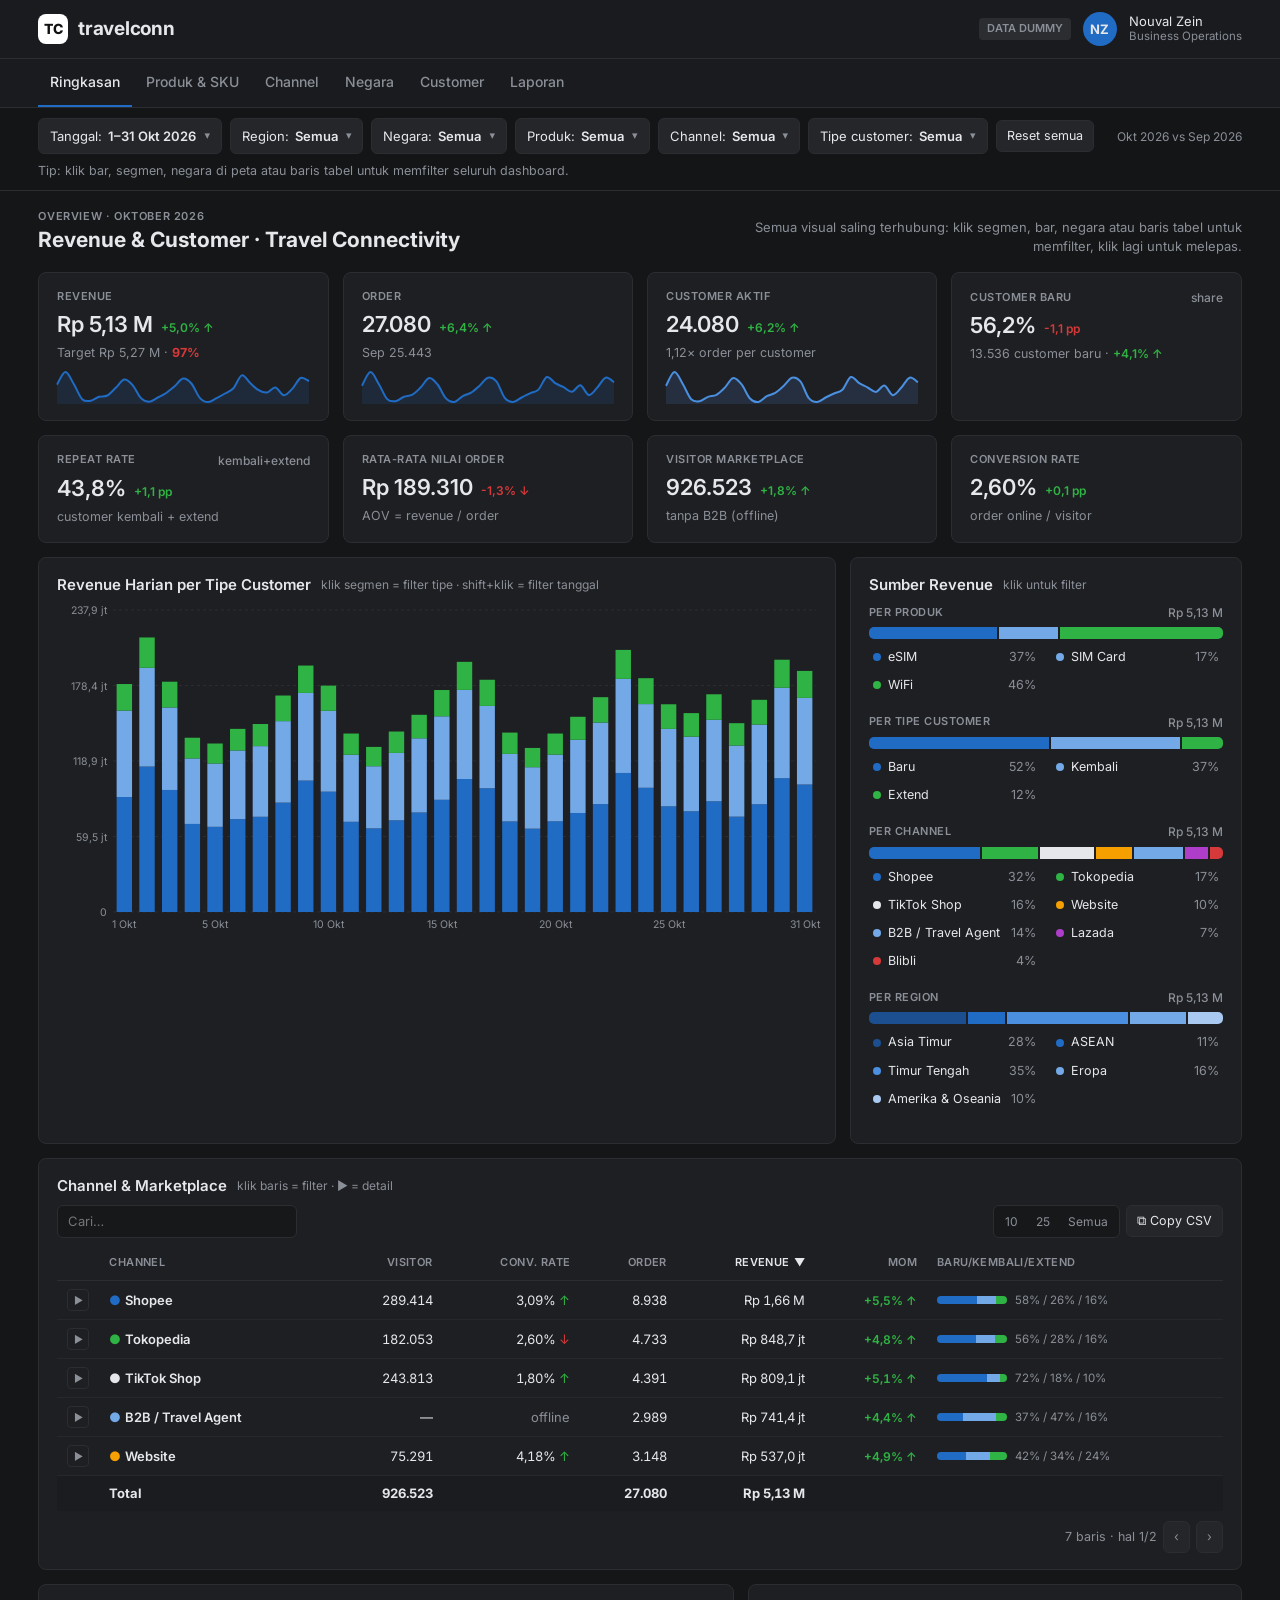
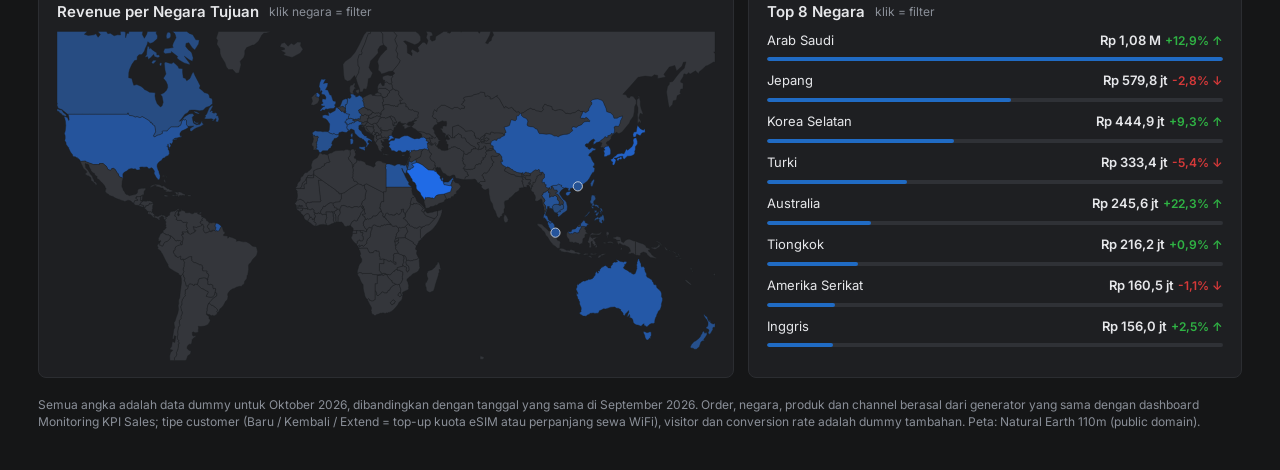
<file: dashboards/revenue-customer.html>
<!DOCTYPE html>
<html lang="id">
<head>
<meta charset="utf-8">
<meta name="viewport" content="width=device-width, initial-scale=1">
<title>Laporan Revenue & Customer</title>
<link href="https://fonts.googleapis.com/css2?family=Inter:wght@400;500;600;700&display=swap" rel="stylesheet">
<style>
:root{--bg:#151617;--card:#1e1f22;--card2:#24262a;--line:#2b2d31;--ink:#e6e7ea;--mut:#8a8f98;--blue:#206bc4;--blue2:#4a8fe0;--green:#2fb344;--red:#d63939;--amber:#f59f00}
*{box-sizing:border-box;min-width:0;margin:0;padding:0}
body{background:var(--bg);color:var(--ink);font:14px/1.45 Inter,system-ui,sans-serif;overflow-x:clip}
button{font:inherit;color:inherit;background:none;border:0;cursor:pointer}
input{font:inherit;color:var(--ink)}
.nav1{display:flex;align-items:center;gap:14px;padding:12px max(3vw,14px);border-bottom:1px solid var(--line);background:#1a1b1e}
.logo{display:flex;align-items:center;gap:10px;font-weight:700;font-size:19px;letter-spacing:-.3px}
.logo i{width:30px;height:30px;border-radius:8px;background:#fff;color:#111;display:grid;place-items:center;font-style:normal;font-size:14px;font-weight:800}
.nav1 .r{margin-left:auto;display:flex;align-items:center;gap:12px}
.av{width:34px;height:34px;border-radius:50%;background:var(--blue);display:grid;place-items:center;font-weight:700;font-size:13px}
.who{font-size:13px;line-height:1.2}.who small{color:var(--mut);display:block;font-size:11.5px}
.badge{font-size:11px;font-weight:600;padding:3px 8px;border-radius:4px;background:#2b2d31;color:var(--mut)}
.nav2{display:flex;gap:2px;padding:0 max(3vw,14px);border-bottom:1px solid var(--line);background:#1a1b1e;overflow-x:auto}
.nav2 button{padding:13px 12px;color:var(--mut);font-weight:500;white-space:nowrap;border-bottom:2px solid transparent;min-height:46px}
.nav2 button.on{color:var(--ink);border-color:var(--blue)}
.nav2 button:hover{color:var(--ink)}
.fbar{position:sticky;top:0;z-index:20;background:rgba(21,22,23,.96);backdrop-filter:blur(6px);border-bottom:1px solid var(--line);padding:10px max(3vw,14px)}
.frow{display:flex;gap:8px;flex-wrap:wrap;align-items:center;max-width:1320px;margin:0 auto}
.dd{position:relative}
.ddb{display:flex;align-items:center;gap:6px;background:var(--card2);border:1px solid var(--line);border-radius:6px;padding:7px 11px;font-size:13px;min-height:36px;white-space:nowrap}
.ddb b{font-weight:600}.ddb.act{border-color:var(--blue);background:#1d2a3c}
.ddb:after{content:"▾";color:var(--mut);font-size:11px;margin-left:2px}
.ddp{position:absolute;top:calc(100% + 6px);left:0;min-width:230px;max-height:360px;overflow:auto;background:#212226;border:1px solid #34363b;border-radius:8px;box-shadow:0 12px 30px rgba(0,0,0,.5);padding:6px;display:none;z-index:30}
.dd.open .ddp{display:block}
.opt{display:flex;align-items:center;gap:9px;width:100%;padding:7px 8px;border-radius:5px;text-align:left;font-size:13px}
.opt:hover{background:#2b2d31}
.opt i{width:16px;height:16px;border-radius:4px;border:1.5px solid #555a62;flex:none;display:grid;place-items:center;font-style:normal;font-size:11px}
.opt.on i{background:var(--blue);border-color:var(--blue)}
.opt.on i:after{content:"✓"}
.opt small{margin-left:auto;color:var(--mut)}
.ddh{display:flex;gap:6px;padding:4px 4px 8px;border-bottom:1px solid var(--line);margin-bottom:4px}
.ddh input{flex:1;background:#17181a;border:1px solid var(--line);border-radius:5px;padding:6px 8px;font-size:13px}
.lnk{color:var(--blue2);font-size:12.5px;font-weight:500;padding:4px 6px}
.chips{display:flex;gap:6px;flex-wrap:wrap;max-width:1320px;margin:8px auto 0}
.chip{display:flex;align-items:center;gap:6px;background:#1d2a3c;border:1px solid #2c4a73;color:#cfe0f7;border-radius:999px;padding:3px 6px 3px 10px;font-size:12px}
.chip button{width:18px;height:18px;border-radius:50%;background:#2c4a73;font-size:11px;line-height:18px}
.cmp{margin-left:auto;color:var(--mut);font-size:12px}
.wrap{max-width:1320px;margin:0 auto;padding:18px max(3vw,14px) 40px}
.ph{display:flex;align-items:flex-end;gap:12px;flex-wrap:wrap;margin-bottom:16px}
.ph .pre{font-size:11px;font-weight:600;color:var(--mut);letter-spacing:.6px}
.ph h1{font-size:21px;font-weight:700}
.ph p{color:var(--mut);font-size:13px;margin-left:auto;max-width:520px;text-align:right}
.g{display:grid;grid-template-columns:repeat(12,minmax(0,1fr));gap:14px;margin-bottom:14px}
.c2{grid-column:span 2}.c3{grid-column:span 3}.c4{grid-column:span 4}.c5{grid-column:span 5}.c6{grid-column:span 6}.c7{grid-column:span 7}.c8{grid-column:span 8}.c12{grid-column:span 12}
@media(max-width:1050px){.c2{grid-column:span 4}.c3{grid-column:span 6}.c4,.c5,.c6,.c7,.c8{grid-column:span 12}}
@media(max-width:600px){.c2,.c3{grid-column:span 6}.who,.nav1 .badge{display:none}.ph p{text-align:left;margin-left:0}}
.card{background:var(--card);border:1px solid var(--line);border-radius:8px;padding:16px 18px;position:relative}
.card.click{cursor:pointer;transition:border-color .15s}.card.click:hover{border-color:#3d4250}.card.sel{border-color:var(--blue);background:#1c2433}
.lb{font-size:11px;font-weight:600;color:var(--mut);letter-spacing:.5px;text-transform:uppercase;display:flex;justify-content:space-between;align-items:center;gap:8px}
.lb span{text-transform:none;letter-spacing:0;font-weight:500;font-size:12px}
.v{font-size:22px;font-weight:600;margin-top:4px;display:flex;align-items:baseline;gap:8px;flex-wrap:wrap}
.d{font-size:12px;font-weight:600;white-space:nowrap}.up{color:var(--green)}.dn{color:var(--red)}.mut{color:var(--mut)}
.sub{color:var(--mut);font-size:12.5px;margin-top:3px}
.pb{height:4px;background:#2f3136;border-radius:4px;overflow:hidden;margin-top:8px}.pb i{display:block;height:100%;border-radius:4px}
.fig{position:relative}.fig>svg{position:absolute;inset:0;width:100%;height:100%;display:block;overflow:visible}
.ch{display:flex;align-items:center;gap:10px;margin-bottom:8px;flex-wrap:wrap}
.ch h3{font-size:15px;font-weight:600}
.ch .hint{color:var(--mut);font-size:12px}
.ch .r{margin-left:auto;display:flex;gap:6px;flex-wrap:wrap;align-items:center}
.leg{display:flex;gap:6px;flex-wrap:wrap}
.leg button{display:flex;align-items:center;gap:6px;font-size:12px;padding:3px 8px;border-radius:999px;border:1px solid var(--line)}
.leg button i{width:8px;height:8px;border-radius:50%}
.leg button.off{opacity:.4;text-decoration:line-through}
.seg{display:flex;background:#17181a;border:1px solid var(--line);border-radius:6px;padding:2px}
.seg button{font-size:12px;padding:5px 9px;border-radius:4px;color:var(--mut);white-space:nowrap}
.seg button.on{background:#2f3136;color:var(--ink)}
.btn{background:var(--card2);border:1px solid var(--line);border-radius:6px;padding:6px 10px;font-size:12.5px;white-space:nowrap}
.btn:hover{border-color:#3d4250}
.btn.pri{background:var(--blue);border-color:var(--blue)}
/* table */
.tt{display:flex;gap:8px;align-items:center;flex-wrap:wrap;margin-bottom:8px}
.tt input{background:#17181a;border:1px solid var(--line);border-radius:6px;padding:6px 10px;font-size:13px;min-width:180px;flex:0 1 240px}
.tt .r{margin-left:auto;display:flex;gap:6px;align-items:center}
.scroll{overflow:auto}
table{width:100%;border-collapse:collapse;font-size:13px}
th{font-size:11px;color:var(--mut);font-weight:600;text-transform:uppercase;letter-spacing:.4px;text-align:left;padding:9px 10px;border-bottom:1px solid var(--line);cursor:pointer;white-space:nowrap;user-select:none;background:var(--card)}
th:hover{color:var(--ink)}th.on{color:var(--ink)}th.on:after{content:attr(data-dir);margin-left:4px}
td{padding:8px 10px;border-bottom:1px solid #26282c;white-space:nowrap}
tfoot td{font-weight:700;border-top:1px solid var(--line);border-bottom:0;background:#1b1c1f}
.num{text-align:right;font-variant-numeric:tabular-nums}
tbody tr.r{cursor:pointer}tbody tr.r:hover td{background:#232529}tr.sel td{background:#1c2638!important}
tr.det td{background:#191a1d;white-space:normal;padding:14px 16px}
.xp{width:22px;height:22px;border-radius:4px;border:1px solid var(--line);font-size:10px;color:var(--mut)}
.xp:hover{border-color:var(--blue2);color:var(--ink)}
.kp{display:inline-block;min-width:22px;text-align:center;border-radius:4px;font-weight:700;font-size:11px;padding:2px 6px;color:#fff}
.pager{display:flex;gap:6px;align-items:center;justify-content:flex-end;margin-top:10px;font-size:12.5px;color:var(--mut)}
.mix{display:flex;height:8px;border-radius:4px;overflow:hidden;width:90px}
.dgrid{display:grid;grid-template-columns:repeat(auto-fit,minmax(220px,1fr));gap:16px}
.dgrid h4{font-size:11px;color:var(--mut);text-transform:uppercase;letter-spacing:.4px;margin-bottom:8px;font-weight:600}
.bl{display:flex;flex-direction:column;gap:7px}
.bl .row{display:flex;justify-content:space-between;font-size:12.5px;gap:8px}
.hb{display:flex;flex-direction:column;gap:10px}
.hbr{cursor:pointer;border-radius:6px;padding:4px 6px;margin:-4px -6px}.hbr:hover{background:#25272b}.hbr.sel{background:#1c2638}
.hbr .row{display:flex;justify-content:space-between;font-size:13px;gap:8px}.hbr .row b{font-weight:600}
.sbar{display:flex;height:12px;border-radius:5px;overflow:hidden;gap:2px;margin:6px 0}
.sbar i{cursor:pointer;transition:opacity .15s}.sbar i:hover{opacity:.75}
.sleg{display:grid;grid-template-columns:repeat(auto-fill,minmax(150px,1fr));gap:4px 12px;font-size:12.5px}
.sleg button{display:flex;gap:7px;align-items:center;text-align:left;padding:3px 4px;border-radius:4px}
.sleg button:hover{background:#25272b}.sleg button.sel{background:#1c2638}
.sleg i{width:8px;height:8px;border-radius:50%;flex:none}.sleg span{margin-left:auto;color:var(--mut)}
#tip{position:fixed;pointer-events:none;background:#0d0e10;border:1px solid var(--line);color:var(--ink);font-size:12.5px;border-radius:6px;padding:8px 10px;line-height:1.55;display:none;z-index:50;max-width:280px}
#tip .k{color:var(--mut)}
#toast{position:fixed;bottom:20px;left:50%;transform:translateX(-50%);background:var(--blue);color:#fff;padding:9px 16px;border-radius:6px;font-size:13px;font-weight:600;display:none;z-index:60}
.empty{color:var(--mut);padding:30px;text-align:center}
.note{color:var(--mut);font-size:12px;margin-top:18px}
.ins{display:flex;flex-direction:column;gap:8px;font-size:13.5px}
.ins div{padding:9px 12px;background:#1a1b1e;border-left:3px solid var(--blue);border-radius:4px}
.rng{display:flex;flex-direction:column;gap:10px;padding:8px;min-width:270px}
.rng .pre{display:flex;gap:6px;flex-wrap:wrap}
.rng label{font-size:12px;color:var(--mut);display:flex;justify-content:space-between}
.rng input[type=range]{width:100%;accent-color:var(--blue)}
.page{display:none}.page.on{display:block}
</style>
</head>
<body>
<header class="nav1">
  <div class="logo"><i>TC</i>travelconn</div>
  <div class="r"><span class="badge">DATA DUMMY</span><div class="av">NZ</div><div class="who">Nouval Zein<small>Business Operations</small></div></div>
</header>
<nav class="nav2" id="nav"></nav>
<div class="fbar"><div class="frow" id="fbar"></div><div class="chips" id="chips"></div></div>
<main class="wrap">
  <section class="page" id="pg-ringkasan"></section>
  <section class="page" id="pg-produk"></section>
  <section class="page" id="pg-channel"></section>
  <section class="page" id="pg-negara"></section>
  <section class="page" id="pg-customer"></section>
  <section class="page" id="pg-laporan"></section>
  <p class="note">Semua angka adalah data dummy untuk Oktober 2026, dibandingkan dengan tanggal yang sama di September 2026. Order, negara, produk dan channel berasal dari generator yang sama dengan dashboard Monitoring KPI Sales; tipe customer (Baru / Kembali / Extend = top-up kuota eSIM atau perpanjang sewa WiFi), visitor dan conversion rate adalah dummy tambahan. Peta: Natural Earth 110m (public domain).</p>
</main>
<div id="tip"></div><div id="toast"></div>
<script>
/* =========================================================
   DATA DUMMY (pengganti Google Sheets)
   Struktur sama dengan yang nanti dikirim Apps Script:
   negara x produk x hari (Okt 2026 & Sep 2026) + target + YoY
   ========================================================= */
var MAP_PATHS = {"Fiji":"M1000,370.9L999.8,370.9L998,370.5L997.7,369L998.9,367.8L1000,368.1L1000,370.9Z","Tanzania":"M529.1,313.2L529.6,313.6L541.5,320.3L541.7,322.2L546.4,325.4L544.9,329.5L545.1,331.3L547.2,332.5L547.3,333.4L546.4,335.4L546.6,336.4L546.4,338L547.5,340L548.9,343.3L550,344L547.4,346L543.9,347.3L541.9,347.2L540.8,348.2L538.5,348.3L537.6,348.7L533.7,347.8L531.2,348L530.3,343.5L529.2,342L528.6,341L525.4,340.4L523.5,339.4L521.4,338.9L520.1,338.3L518.8,337.5L517,333.3L515.1,331.5L514.4,329.6L514.8,327.9L514.2,324.9L515.5,324.7L516.7,323.5L518,321.8L518.8,321.1L518.8,320.1L518.1,319.3L517.9,318L518.8,317.6L519,315.7L517.7,313.8L518.9,313.4L522.4,313.5Z","W. Sahara":"M390,216L390,216.3L389.9,217L389.9,222.5L379.2,222.3L379.3,231.5L376.2,231.8L375.4,233.7L376,238.8L363.2,238.7L362.5,239.9L362.7,238.4L362.7,238.4L370.1,238.2L370.5,236.9L371.8,235.3L372.9,230.4L377.4,226.5L379,222L380,221.7L381.1,218.9L383.8,218.5L385,218.9L386.5,218.9L387.5,218.1L389.6,218L389.5,216Z","Canada":"M46,0L41.5,4.3L47.4,6.1L56.2,5.1L59,3.6L62.5,8.8L66,4.4L62.7,0.7L63.2,0L75.1,0L75.1,0L77.3,3.3L81,2.6L86.8,6.5L91.8,5.1L96.6,5.3L96.2,0L101.9,0L101.9,0L104.2,1.3L104.2,9.5L106.2,2.6L108.9,2.9L109.3,0L130.4,0L130.4,0L129.7,4.5L132.8,10.3L136.3,4.1L137.5,0L151.6,0L151.6,0L150.4,2.3L152.8,6.9L152.3,11.1L145.9,16.8L141.4,18.1L138,15.6L137,19.7L133.9,26.4L132.9,29.8L129.1,34.9L124.5,35.4L121.9,38.5L121.7,43.3L117.9,44.2L113.9,49.9L110.3,57.6L109.1,62.8L108.9,70.3L113.7,71.4L115.2,77.2L116.7,81.8L121.2,80.6L127.3,83.2L130.6,85.5L132.9,88.2L137,89.9L140.5,92.3L145.9,92.6L149.4,93.2L148.9,98.1L149.9,103.6L152.3,109.7L157.2,114.7L159.7,113L161.4,107.5L159.7,98.8L157.4,95.9L162.7,93.2L166.4,89.2L168.2,85.1L167.9,81.1L165.7,75.9L161.7,71.2L165.6,64.5L164.1,58.5L163,47.8L165.3,46.2L170.9,48.1L174.3,48.8L177,46.9L180,49.3L184.1,53.3L185.1,56L190.9,56.5L190.8,62.1L191.9,70.3L194.9,71.2L197.2,74.9L202,71.4L205.1,64.4L207.2,61.3L209.8,67.1L214,75.2L217.7,82.5L216.3,86.2L220.7,89.5L223.6,92.8L228.8,94.3L230.9,96.1L232.2,100.9L234.8,101.6L236.1,103.7L236.3,109.7L234,111.7L231.6,113.6L226.2,115.4L222.1,119.7L216.6,120.5L209.6,119.4L204.7,119.4L201.3,119.7L198.6,123.4L194.4,125.6L189.7,132.1L185.9,136.5L188.7,135.8L194,129.4L200.8,125.3L205.7,124.8L208.6,127.2L205.5,130.5L206.5,135.7L207.6,139.3L211.9,141.7L217.3,141L220.5,135.7L220.8,139.1L222.9,140.8L218.8,143.9L211.6,146.6L208.3,148.5L204.7,151.7L202.2,151.4L202.1,147.6L207.8,143.7L202.5,143.9L198.9,144.5L196.8,141.8L196.8,135.4L195.3,134L193.1,134.8L192,133.5L189.5,137.2L188.6,140.8L187.4,143L186,143.7L185,143.9L184.6,145.1L178.6,145.1L173.6,145.1L172.2,145.9L168.7,149.2L168.3,149.6L167.3,151.4L164.3,151.4L161,151.4L159.6,152.1L160.1,153L160.4,154.3L160.3,154.8L156.1,157L152.7,157.7L148.9,160L148.1,160L147,159.4L146.6,158.7L146.7,158.3L147.4,156.7L148.9,154.3L149.9,151.6L149.2,147.7L148.5,143.5L145.1,141.3L145.5,140.5L145,139.9L144.2,139.9L143.5,139.1L143.3,138L142.7,138.5L141.8,138.4L142,137.9L141.2,137.4L140.9,136.2L138.4,134.6L135.8,133L132.6,131.1L129.5,129.4L126.6,130.8L125.5,130.8L121.5,129.5L118.8,130.2L115.7,128.6L112.3,127.9L110,127.6L109,126.7L108.4,124L107.3,124L107.3,125.9L100.6,125.9L89.4,125.9L78.3,125.9L68.5,125.9L58.7,125.9L49,125.9L39.1,125.9L35.8,125.9L26.1,125.9L16.9,125.9L16.9,125.9L16.4,125.9L10.1,121L7.8,118.8L1.8,116.6L0,112L0.5,108.7L0,108.5L0,0ZM143.8,46.9L146.2,43.6L150.7,43.7L150.7,45L146.8,48.9L144.5,48.8ZM155.8,49.5L157.1,47.4L158.4,47.5L159.3,49L158,52.6L156.5,52L155.7,49.9ZM236.6,114.1L234.9,117.4L232.7,121.8L234.8,120.1L237,121.2L235.9,123L238.8,124.4L240.3,123.1L243.5,124.7L242.5,128.3L244.8,127.5L245.2,130.1L246.2,133.1L244.9,137.3L243.4,137.5L241.2,136.6L242,132.7L241,132.1L237.3,136.2L235.3,136.1L237.6,133.8L234.5,132.6L231,132.9L224.6,132.8L224.1,131.3L226.2,129.6L224.7,128.3L227.5,125.3L230.9,117.2L232.9,114.3L235.7,112.4L237.2,112.7ZM144.2,27.2L147.8,29.9L151.5,32.2L151.8,35.8L154.2,35.2L156.5,37.7L153.6,40L148.5,38.2L146.7,34.9L143.5,38.8L138.8,42.6L137.7,38.3L133.3,39L136.1,35.4L136.5,29.4L137.6,22.3L140,22.9L140.6,26.4L142.3,25.2ZM197.3,0L201.1,2.9L206.3,4.8L211,12.6L216.2,13.1L215.2,18.9L209.4,28.1L205.4,24.7L200.3,17L196,18.1L195.6,22.7L199.1,27.2L203.5,30.8L204.8,32.8L207,40.1L205.8,45.3L201.7,43.4L193.5,37.5L198.1,43.8L201.5,48.1L202.1,50.5L193.2,47.7L186.2,43.6L182.2,40.1L183.4,38L178.5,34.2L173.7,30.5L173.8,32.7L164.4,33.9L161.6,31.3L163.7,25.7L169.9,25.5L176.6,24.5L175.5,21.7L176.6,17.7L180.9,9.6L180,5.8L178.7,2.8L175.4,0L197.3,0ZM0,117.3L2.3,118.1L4.3,118.8L7.3,119.4L8.4,121.1L10.1,123.5L13.3,125.6L14.7,128.4L14.7,128.4L13,129L7.7,126.8L6.7,125L3.8,123.3L3.2,121.8L0,121L0,117.3ZM172.5,8.2L170.4,10.7L166.7,11.2L165.9,7L167.3,2.1L170.3,0.9L172.8,3.3L172.9,7ZM207.5,121.5L208.6,121.1L212.9,122.4L216.2,124.5L216.3,125.4L214.7,125.5L210.5,123.9ZM209.1,135.5L210.2,137.8L212.6,138.5L215.6,138.3L214,140.3L212.8,140.6L208.7,138.6L207.9,137Z","United States of America":"M16.9,125.9L26.1,125.9L35.8,125.9L39.1,125.9L49,125.9L58.7,125.9L68.5,125.9L78.3,125.9L89.4,125.9L100.6,125.9L107.3,125.9L107.3,124L108.4,124L109,126.7L110,127.6L112.3,127.9L115.7,128.6L118.8,130.2L121.5,129.5L125.5,130.8L126.6,130.8L129.5,129.4L132.6,131.1L135.8,133L138.4,134.6L140.9,136.2L141.2,137.4L142,137.9L141.8,138.4L142.7,138.5L143.3,138L143.5,139.1L144.2,139.9L145,139.9L145.5,140.5L145.1,141.3L148.5,143.5L149.2,147.7L149.9,151.6L148.9,154.3L147.4,156.7L146.7,158.3L146.6,158.7L147,159.4L148.1,160L148.9,160L152.7,157.7L156.1,157L160.3,154.8L160.4,154.3L160.1,153L159.6,152.1L161,151.4L164.3,151.4L167.3,151.4L168.3,149.6L168.7,149.2L172.2,145.9L173.6,145.1L178.6,145.1L184.6,145.1L185,143.9L186,143.7L187.4,143L188.6,140.8L189.5,137.2L192,133.5L193.1,134.8L195.3,134L196.8,135.4L196.8,141.8L198.9,144.5L199.5,146L196,148.2L192.6,149.8L189.2,151.1L187.4,153.8L186.9,154.8L186.8,157.1L187.9,159.5L189.3,159.6L188.9,158L189.9,159L189.7,160.2L187.4,160.9L185.9,160.8L183.5,161.6L182,161.8L180.1,162L177.4,163.3L182.2,162.5L183.2,163.3L178.6,164.6L176.5,164.6L176.6,164.1L175.6,165.3L176.6,165.5L175.9,168.5L173.5,171.8L173.3,170.7L172.6,170.5L171.5,169.4L172.2,171.7L173,172.4L173,174L172,175.6L170.1,178.9L169.8,178.8L170.8,176L169.2,174.4L168.8,170.9L168.2,172.7L168.9,175.3L166.7,174.7L169,176L169.1,180L170,180.2L170.4,181.6L170.8,185.7L168.8,188.7L165.4,189.8L163.2,192.1L161.6,192.4L159.9,193.8L159.5,195.2L155.9,197.7L154,199.5L152.5,201.8L152,204.5L152.6,207.1L153.7,210.4L155.1,213L155.1,214.6L156.7,218.9L156.6,221.3L156.4,222.8L155.6,225L154.6,225.4L153,225L152.5,223.4L151.3,222.6L149.5,219.4L148,216.6L147.5,215.2L148.2,212.7L147.3,210.7L144.7,207.5L143.5,206.9L140.2,208.6L139.6,208.5L138,206.7L136,205.8L132.3,206.2L129.4,205.8L126.9,206.1L125.5,206.7L126.1,207.7L126,209.2L126.7,209.9L126.1,210.4L124.9,209.9L123.7,210.6L121.3,210.5L118.9,208.5L116,209L113.6,208.1L111.6,208.4L108.9,209.2L105.9,212L102.6,213.6L100.8,215.4L100.1,217L100.1,219.6L100.2,221.3L100.8,222.6L99.6,222.7L97.3,221.9L94.7,220.7L93.8,219L93.1,216.4L91.1,214.3L90,212.2L88.4,209.6L86.1,208.1L83.4,208.2L81.3,211.1L78.6,210L76.9,208.9L76.1,206.8L75,204.8L73.1,203.2L71.4,202L70.2,200.6L64.6,200.6L64.6,202.2L62,202.2L55.5,202.2L48,199.5L43.1,197.6L43.4,196.9L39.2,197.3L35.5,197.6L35,195.6L32.9,193.3L31.3,192.9L31,191.7L29.1,191.5L28,190.5L24.9,190.1L24.1,189.5L23.7,187.3L20.5,183.2L17.8,177.5L17.9,176.6L16.5,175.2L14,171.7L13.5,168.3L11.8,165.9L12.5,162.4L12.4,158.6L11.3,155.2L12.6,151L13,146.9L13.4,142.7L12.8,136.3L11.8,132.2L10.8,130L11.2,129L15.9,130.7L17.7,135.2L18.5,134L18,130Z","Kazakhstan":"M703.8,124.8L701.3,128.2L698.6,128.6L698.4,133.5L696.6,135.7L690.1,134.1L687.8,142.6L686.1,143.6L679.6,145.5L682.6,153.4L680.3,154.5L680.6,157.1L678.6,156.4L676.9,154.8L672.1,154.4L666.7,154.2L665.5,154.7L660.8,152.9L659,153.8L658.5,156.4L653.1,154.9L650.9,155.5L650.2,157.5L648.3,158.3L644,161.3L642.6,164.4L641.4,164.4L640.5,162.4L636.3,162.3L635.6,158.7L634.1,158.6L634.3,154.2L630.4,150.9L624.8,151.3L621,151.9L617.8,147.8L615.2,146.1L610.1,142.8L609.5,142.4L601.1,145.1L601.2,161.6L599.5,161.9L597.2,158.4L595,157.2L591.3,158.1L589.9,159.6L589.7,158.5L590.5,156.7L589.9,155.1L586.1,153.6L584.6,149.5L582.8,148.4L582.7,146.9L585.9,147.3L586,144L588.8,143.2L591.6,143.9L592.2,139.3L591.6,136.4L588.4,136.6L585.6,135.5L581.8,137.6L578.8,138.6L577.1,137.8L577.4,135.3L575.4,132.1L572.9,132.2L570.2,128.9L572,125.2L571.1,124.1L573.7,118.6L577,121.5L577.5,117.8L584.2,112.1L589.3,112L596.5,115.6L600.4,117.7L603.8,115.5L609,115.4L613.2,118.1L614.2,116.6L618.8,116.8L619.6,114.3L614.3,110.7L617.4,108.1L616.8,106.6L619.9,105.2L617.6,101.5L619.1,99.6L631.3,97.7L632.9,96.3L641.1,94.2L644,91.8L649.9,93L650.9,98.9L654.3,97.5L658.5,99.4L658.3,102.5L661.4,102.1L669.6,96.9L668.4,98.6L672.6,102.9L679.9,116.4L681.6,113.7L686.1,116.7L690.8,115.4L692.6,116.3L694.2,119.3L696.5,120.3L697.9,122.4L702.1,121.8Z","Uzbekistan":"M601.2,161.6L601.1,145.1L609.5,142.4L610.1,142.8L615.2,146.1L617.8,147.8L621,151.9L624.8,151.3L630.4,150.9L634.3,154.2L634.1,158.6L635.6,158.7L636.3,162.3L640.5,162.4L641.4,164.4L642.6,164.4L644,161.3L648.3,158.3L650.2,157.5L651.2,157.9L648.4,160.7L650.8,162.4L653.2,161.3L657,163.6L652.9,166.7L650.4,166.2L649,166.3L648.6,165.2L649.2,163.2L644.9,164.2L643.8,166.9L642.3,169.3L639.5,169.1L638.7,170.9L641.1,171.9L641.8,175L640,179.2L637.5,178.4L635.7,178.3L635.8,175.8L631.4,174L628,172L625.9,170L622.1,167.1L620.5,162.6L619.4,161.8L615.9,162L614.6,161.1L614.3,157.6L609.9,155.3L607.1,157.9L604.4,159.4L604.9,161.6Z","Papua New Guinea":"M879.1,318.6L884.8,320.9L890.8,322.8L893.1,324.4L894.9,326.1L895.4,328L900.8,330.1L901.6,331.8L898.6,332.1L899.3,334.3L902.2,336.5L904.4,340L906.2,339.9L906.1,341.4L908.6,341.9L907.6,342.6L911.1,344L910.8,344.9L908.6,345.1L907.8,344.3L905,343.9L901.7,343.4L899.1,341.3L897.3,339.5L895.6,336.6L891.3,335.1L888.6,336.1L886.6,337.2L887,339.6L884.4,340.7L882.6,340.2L879.2,340.1L879.1,329.3ZM917.1,322.1L918.4,323.1L918.8,324.9L917.7,325.7L917.1,323.8L916.4,322.5L914.9,321.5L913,320.1L910.7,319.1L911.6,318.3L913.3,319.2L914.4,319.9L915.8,320.7ZM912.7,329.2L911,330.1L909.3,330.8L907.5,330.8L904.9,329.9L903,328.9L903.3,327.9L906.2,328.4L908,328.1L908.5,326.6L909,326.5L909.3,328.2L911.1,328L912.1,326.9L913.9,325.7L913.5,323.8L915.5,323.7L916.1,324.2L916.1,326.1L915,328.1L913.3,328.3ZM924.1,327.6L925,328.3L926.6,330.4L928.2,331.5L927.7,332.5L926.8,332.8L925.4,331.5L923.9,329.4L923.3,326.9L923.7,326.6Z","Indonesia":"M879.1,318.6L879.1,329.3L879.2,340.1L876.3,337.3L873,336.7L872.2,337.6L868,337.7L869.4,335L871.5,334.1L870.6,330.5L869,327.8L862.7,325L860,324.7L855.1,321.7L854.1,323.3L852.9,323.6L852.1,322.4L852.1,321L849.6,319.4L853.2,318.2L855.5,318.2L855.2,317.4L850.4,317.4L849.1,315.4L846.2,314.8L844.8,313.2L849.2,312.4L850.9,311.3L856.2,312.7L856.7,313.9L857.6,319.2L861,321.1L863.7,317.7L867.5,315.7L870.4,315.7L873.2,316.8L875.6,318ZM826.7,339.3L827,340L827.1,341L825,343.4L822.2,344.2L821.8,343.8L822.1,342.6L823.5,340.6ZM856.9,332.7L856.6,330.2L857.2,329.1L857.8,327.9L858.6,328.9L858.6,330.5ZM803.5,296.6L801.7,299.6L804.1,302.7L803.5,304.2L807.2,307.2L803.3,307.6L802.2,309.8L802.4,312.8L799.2,315L799.1,318.3L797.9,323.3L797.4,322.1L793.7,323.6L792.4,321.6L790.1,321.4L788.4,320.3L784.5,321.5L783.3,319.9L781.2,320.1L778.5,319.7L778,315.3L776.4,314.4L774.8,311.6L774.4,308.8L774.7,305.7L776.7,303.6L777.2,305.8L779.5,307.6L781.6,306.9L783.7,307.2L785.6,305.5L787.1,305.2L790.2,306.2L792.9,305.5L794.6,300.9L795.8,299.8L796.9,296L800.7,296ZM841.1,319.3L844.7,320.2L845.9,322.7L843.1,321.4L840.4,321.1L838.5,321.3L836.3,321.2L837,319.4ZM832.9,322.5L830.7,321.9L830,320.5L833.3,320.4L834.1,321.4ZM836.4,303L836.6,304.8L838.5,305.1L838.9,306.4L838.7,309.3L837,309L836.5,311L837.8,312.7L836.9,313.1L835.6,311L834.6,306.8L835.3,304.2ZM820,307.3L823.8,307.1L827,304.8L827.6,305.5L825,308.7L822.5,309.4L819.4,308.7L813.9,308.9L811.1,309.4L810.6,311.8L813.5,314.7L815.3,313.3L821.4,312.1L821.1,313.6L819.7,313.2L818.3,315.1L815.4,316.4L818.5,320.5L817.9,321.7L820.8,325.5L820.8,327.6L819.1,328.6L817.8,327.4L819.3,324.7L816.1,326L815.3,325.1L815.7,323.8L813.4,321.9L813.6,318.7L811.5,319.7L811.7,323.5L811.9,328.2L809.8,328.7L808.4,327.7L809.3,324.7L808.8,321.6L807.4,321.5L806.4,319.3L807.8,317.1L808.3,314.6L809.9,309.6L810.6,308.3L813.4,305.9L815.9,306.8ZM811.4,343.8L807.1,341.5L810.1,340.9L811.9,341.9L813,342.9L812.8,343.8ZM814.8,338.1L817,337.9L819.9,336.7L819.5,338.5L814.6,339.4L810.2,339L810.2,337.8L812.8,337.1ZM804.8,337.6L806.8,337.3L807.6,338.7L803.8,339.4L801.6,339.8L799.8,339.8L800.9,337.9L802.7,337.8L803.6,336.7ZM772.8,331.2L773.3,332.3L779.5,332.7L780.3,331.3L786.3,332.9L787.5,335L792.4,335.6L796.4,337.6L792.7,338.8L789.1,337.5L786.1,337.6L782.8,337.4L779.7,336.8L775.9,335.5L773.5,335.2L772.1,335.6L766.2,334.2L765.6,332.8L762.6,332.6L764.9,329.4L768.8,329.6L771.5,330.9ZM759.4,313.7L759.9,316L761.1,317.8L763.5,318.1L765.1,320.1L764.2,324.2L764.1,329.3L760.5,329.4L757.7,326.6L753.5,323.9L752.1,322L749.7,319.3L748.1,316.8L745.6,312.3L742.7,309.5L741.7,306.7L740.5,304.2L737.6,302.1L735.9,299.3L733.4,297.5L730,293.9L729.7,292.2L731.8,292.3L736.9,293L739.8,296.2L742.3,298.4L744.1,299.8L747.2,303.3L750.5,303.3L753.3,305.6L755.2,308.3L757.6,309.8L756.3,312.5L758.2,313.6Z","Argentina":"M178.6,500L178.4,495.9L180.9,493.7L181.9,490.6L181.5,488.1L183.3,484L184.5,477.8L184.1,475L185.6,474.2L185.2,472.4L183.7,471.5L184.8,469.6L183.3,467.9L182.5,462.8L183.8,461.9L183.3,456.6L184,452.2L184.9,448.4L186.9,446.9L185.9,442.8L185.9,439.1L188.4,436.4L188.3,433L190.1,429.2L190.2,425.6L189.3,424.8L187.8,418.2L189.8,414.3L189.5,410.6L190.7,407.2L192.8,403.7L195.1,401.5L194.1,400L194.8,398.8L194.7,392.8L198.3,391.1L199.4,387.3L199,386.5L201.7,383.3L206,384.1L207.9,386.7L209.2,383.8L212.9,384L213.4,384.7L219.5,390.5L222.1,391.1L226.1,393.7L229.5,395.1L230,396.7L226.7,402.3L230,403.3L233.7,403.8L236.3,403.3L239.3,400.4L239.8,397.2L241.4,396.5L243,398.6L243,401.5L240.2,403.6L238,405.1L234.3,408.7L230,413.8L230,413.8L229.2,416.8L228.3,420.8L228.3,424.6L227.6,425.5L227.4,428L227.1,430.1L231.3,433.5L230.8,436.3L232.9,438.1L232.7,440L229.6,445.3L224.7,447.6L218.2,448.4L214.6,448L215.3,450.5L214.6,453.7L215.2,455.9L213.2,457.4L209.9,458L206.8,456.4L205.5,457.6L206,461.9L208.2,463.2L210,461.8L210.9,464.1L207.9,465.5L205.3,468.3L204.8,472.9L204,475.3L201,475.3L198.4,477.7L197.4,481.2L200.7,484.7L203.8,485.7L202.7,490.1L198.8,492.8L196.7,498.7L194.8,500L178.6,500Z","Chile":"M171.6,500L171.2,492.7L172.6,488L176.1,484.3L171.1,482.9L174.2,478.7L175.3,471L179,472.6L180.7,463.3L178.5,462.2L177.4,467.7L175.4,467.1L176.4,460.7L177.5,452.7L179,449.8L178.1,445.7L177.8,441.1L179.2,441L181.2,434.4L183.5,428L184.8,422.2L184.1,416.5L185.1,413.3L184.7,408.7L186.6,404.2L187.2,397.1L188.2,389.6L189.2,381.7L189,376L188.3,371.1L190,370.3L190.9,368.5L190.9,368.5L192.5,370.8L192.9,373.3L194.6,374.8L193.6,378.2L195.4,382.1L196.6,386.9L199,386.5L199.4,387.3L198.3,391.1L194.7,392.8L194.8,398.8L194.1,400L195.1,401.5L192.8,403.7L190.7,407.2L189.5,410.6L189.8,414.3L187.8,418.2L189.3,424.8L190.2,425.6L190.1,429.2L188.3,433L188.4,436.4L185.9,439.1L185.9,442.8L186.9,446.9L184.9,448.4L184,452.2L183.3,456.6L183.8,461.9L182.5,462.8L183.3,467.9L184.8,469.6L183.7,471.5L185.2,472.4L185.6,474.2L184.1,475L184.5,477.8L183.3,484L181.5,488.1L181.9,490.6L180.9,493.7L178.4,495.9L178.6,500L171.6,500Z","Dem. Rep. Congo":"M514.2,324.9L514.8,327.9L514.4,329.6L515.1,331.5L517,333.3L518.8,337.5L517.5,337.1L513.1,337.7L512.2,338.1L511.3,340.2L512,341.7L511.4,345.6L511,348.9L511.9,349.5L514.2,350.8L515.1,350.2L515.4,353.8L512.9,353.8L511.5,352L510.3,350.5L507.8,350.1L507.1,348.3L505.1,349.4L502.5,348.9L501.4,347.4L499.3,347.1L497.8,347.2L497.6,346.1L496.4,346.1L495,345.9L492.9,346.4L491.5,346.3L490.7,346.6L490.9,342.6L489.8,341.4L489.5,339.4L490,337.4L489.4,336.1L489.3,334L485.3,334L485.6,332.9L484,332.9L483.8,333.4L481.8,333.6L480.9,335.5L480.4,336.3L478.6,335.9L477.6,336.3L475.4,336.6L474.2,334.9L473.4,333.8L472.5,331.8L471.7,329.4L462,329.3L460.9,329.7L459.9,329.7L458.6,330.1L458.1,329.1L458.9,328.7L459,327.3L459.6,326.5L460.8,325.8L461.6,326.1L462.7,324.9L464.5,324.9L464.7,325.8L466,326.4L467.9,324.3L469.8,322.7L470.6,321.7L470.5,319L471.9,315.8L473.4,314.1L475.6,312.6L475.9,311.5L476,310.3L476.6,309.2L476.4,307.3L476.8,304.4L477.4,302.4L478.4,300.6L478.6,298.7L478.9,296.4L480.2,294.7L481.9,293.7L484.6,294.8L486.7,296L489.1,296.3L491.5,297L492.5,295L492.9,294.7L494.4,295.1L498.1,293.4L499.4,294.1L500.4,294L500.9,293.2L502.1,292.9L504.6,293.3L506.7,293.4L507.8,293L509.7,295.7L511.2,296.1L512.1,295.6L513.6,295.8L515.4,295.1L516.2,296.5L519.1,298.7L518.9,302.5L520.2,302.9L519.1,304.1L517.9,305L516.6,306.7L515.9,308.2L515.8,310.8L515,312L515,314.5L514,315.4L513.9,317.4L513.5,317.6L513.2,319.4L514,320.9Z","Somalia":"M554.2,315.6L552.3,312.9L552.2,301L555.1,297.3L556,296.3L558.1,296.2L561,293.9L565.2,293.8L574.5,283.9L576.8,281.1L578.2,279.1L578.2,277.4L578.2,274L578.2,272.6L578.3,272.6L579.3,272.5L580.8,272L582.5,271.7L584.1,270.6L585.3,270.5L585.4,271.5L585.1,273.4L585.1,275.2L584.4,276.4L583.5,279.9L581.9,283.6L579.9,287.8L577.1,292.7L574.3,296.3L570.5,300.8L567.2,303.4L562.3,306.7L559.3,309.2L555.7,313.1L554.9,314.9Z","Kenya":"M546.4,325.4L541.7,322.2L541.5,320.3L529.6,313.6L529.1,313.2L529.1,309.8L530,308.4L531.6,306.3L532.8,303.9L531.4,300.1L531,298.5L529.4,296.2L531.4,294.3L533.6,292.1L535.4,292.7L535.4,294.5L536.5,295.6L538.7,295.6L542.9,298.4L543.9,298.4L544.7,298.3L545.4,298.7L547.6,298.9L548.5,297.6L551.5,296.2L552.8,297.3L555.1,297.3L552.2,301L552.3,312.9L554.2,315.6L551.9,316.9L551.1,318.3L549.9,318.5L549.4,320.8L548.4,322.2L547.7,324.3Z","Sudan":"M498.6,283.1L496.1,281.7L495,280.7L494.8,279.7L495.3,278.3L495.3,277L493.4,274.9L493,273.5L493.1,272.7L491.9,271.7L491.8,269.8L491.1,268.5L490,268.7L490.3,267.4L491.2,266L490.8,264.6L491.9,263.6L491.2,262.8L492,260.7L493.5,258.2L496.4,258.5L496.2,244.9L496.2,243.4L500,243.4L500,236.4L513.1,236.4L525.8,236.4L538.8,236.4L539.8,239.8L539.1,240.5L539.6,244.1L540.8,248.2L542,249L543.8,250.3L542.2,252.3L539.8,252.8L538.7,253.9L538.4,256.2L537,261.1L537.4,262.5L536.8,265.4L535.5,268.7L533.5,270.4L532.1,272.9L531.8,274.3L530.2,275.2L529.3,278.7L529.3,281.6L529.3,279.1L528.8,279L528.9,277.3L528.5,276.2L526.8,274.9L526.4,272.5L526.8,270L525.3,269.8L525.1,270.5L523.1,270.7L523.9,271.7L524.2,273.7L522.4,275.5L520.8,277.9L519.1,278.3L516.3,276.3L515.1,277L514.8,278L513.1,278.6L513,279.3L509.7,279.3L509.3,278.6L506.9,278.5L505.7,279L504.8,278.8L503.1,276.8L502.6,275.9L500.2,276.4L499.3,277.9L498.5,280.9L497.4,281.5L496.4,281.9Z","Chad":"M496.2,244.9L496.4,258.5L493.5,258.2L492,260.7L491.2,262.8L491.9,263.6L490.8,264.6L491.2,266L490.3,267.4L490,268.7L491.1,268.5L491.8,269.8L491.9,271.7L493.1,272.7L493,273.5L491,274.1L489.3,275.4L486.9,279L483.9,280.6L480.7,280.4L479.8,280.7L480.1,281.8L478.4,283L477,284.3L472.9,285.5L472.1,284.8L471.5,284.7L470.9,285.6L468.2,285.8L468.7,284.9L467.7,282.6L467.3,281.3L465.8,280.7L463.9,278.8L464.6,277.2L466.1,277.5L467,277.3L468.8,277.3L467.1,274.3L467.2,272.1L467,269.9L465.7,267.7L466,266.2L463.9,266.1L463.9,263.9L462.6,262.7L464,258.2L468.1,255L468.3,250.6L469.6,243.5L470.3,242.1L468.9,240.9L468.9,239.7L467.6,238.8L466.8,233.3L470.1,231.4L483.2,238.2Z","Haiti":"M184,244.4L184.2,246.3L184,247.6L183.2,248.2L184,249.2L184,250.2L181.8,249.6L180.2,249.8L178.3,249.6L176.7,250.2L175,249.1L175.3,248L178.3,248.5L180.7,248.8L181.9,248L180.4,246.5L180.4,245.2L178.4,244.7L179.1,243.7L181.1,243.8Z","Dominican Rep.":"M184,250.2L184,249.2L183.2,248.2L184,247.6L184.2,246.3L184,244.4L184.4,243.8L186.9,243.8L188.8,244.7L189.7,244.6L190.3,245.9L192.1,245.8L192,246.8L193.4,246.9L195,248.2L193.8,249.6L192.3,248.9L190.8,249L189.7,248.8L189.1,249.5L187.9,249.7L187.4,248.8L186.3,249.3L185,251.7L184.1,251.1Z","Russia":"M492.6,97.8L486.6,97.9L482.6,97.3L483.3,94.8L487.8,92.9L491.2,93.9L492.7,94.8L492.3,96.4ZM885.3,101.3L886.5,106.5L886.4,111.8L887.7,117.1L891,126L886.2,124.4L884.2,131.5L887.4,136.5L887.3,139.8L884.8,136.9L882.7,140.6L882.1,136.6L882.4,131.9L882,126.6L882.8,122.8L882.9,116L881,110.8L881.3,103.5L884.3,101L883,98.4L884.5,97.6ZM1000,31.3L998.1,31.1L1000,33.7L1000,46.9L1000,46.9L997.9,46.4L988.8,51.7L985.9,52.5L980.9,57.2L976.1,61.3L974.9,64.3L970.3,59.8L961.7,64.9L960.3,62.5L957.1,65.3L952.7,64.4L951.7,68.6L947.8,74.7L947.9,77.2L951.6,78.6L951.2,87.3L948.1,87.5L946.7,92.4L948.1,94.8L942.4,97.7L941.3,104L936.4,105.4L935.4,110.8L930.7,115.7L929.5,112.1L928.1,104.3L926.3,91.8L927.8,83.7L930.6,80.1L930.7,77.3L935.8,75.9L941.7,68L947.3,61.3L953.2,56L955.8,46.2L951.8,46.8L949.9,52.5L941.6,60L938.9,51.6L930.5,54L922.3,65.1L925,69.1L917.7,70.7L912.6,71.4L912.9,66.8L907.8,65.8L903.7,68.9L893.7,67.8L883,69.7L872.4,81.8L859.9,95.5L865,96.3L866.6,99.8L869.8,101L871.9,98.2L875.5,98.6L880.2,104.6L880.3,109.2L877.8,114.5L877.5,120.7L876,128.7L871.1,135.7L870,139L865.6,144.4L861.2,149.7L859.1,152.4L854.7,155L852.6,155.1L850.6,152.9L846.2,156.2L845.7,157.7L845.7,157.7L845.2,156.9L845.2,154.6L846.9,154.5L847.3,149.2L846.5,145.2L849.3,143.6L853.3,144.4L855.5,139.9L856.6,134.7L857.8,132.9L859.6,128.5L854.2,130L851.3,131.9L846.4,131.9L845,127.3L841.2,123.7L835.5,122.1L834.3,117.1L833.1,113.9L831.9,111.6L829.9,106.3L827,104.3L822.1,102.6L817.8,102.8L813.7,103.8L811,106.5L812.8,107.7L812.9,110.7L811.1,112.4L808.1,117.9L808.1,120.2L803.5,123.4L799.6,121.5L795.7,121.9L794,120.2L792,119.6L787.3,123.2L782.9,124L779.9,125.3L775.8,124.5L772.8,124.5L770.8,121.9L767.6,119.5L764.3,118.8L760.2,119.5L757.1,120.4L752.5,118.3L751.9,114.4L748,113.1L745,112.4L741.4,110.3L738,115.7L739.3,118.7L736.1,122.3L731.4,121L728.2,120.8L726,118.4L722.6,118.4L719.7,116.8L714.7,119.2L708.5,123.6L705.1,124.4L703.8,124.8L702.1,121.8L697.9,122.4L696.5,120.3L694.2,119.3L692.6,116.3L690.8,115.4L686.1,116.7L681.6,113.7L679.9,116.4L672.6,102.9L668.4,98.6L669.6,96.9L661.4,102.1L658.3,102.5L658.5,99.4L654.3,97.5L650.9,98.9L649.9,93L644,91.8L641.1,94.2L632.9,96.3L631.3,97.7L619.1,99.6L617.6,101.5L619.9,105.2L616.8,106.6L617.4,108.1L614.3,110.7L619.6,114.3L618.8,116.8L614.2,116.6L613.2,118.1L609,115.4L603.8,115.5L600.4,117.7L596.5,115.6L589.3,112L584.2,112.1L577.5,117.8L577,121.5L573.7,118.6L571.1,124.1L572,125.2L570.2,128.9L572.9,132.2L575.4,132.1L577.4,135.3L577.1,137.8L578.8,138.6L577.3,141.3L574.1,142.1L570.9,146.9L573.8,151.2L573.5,154.2L577.1,159.5L575.1,161.2L574.6,162.3L573.1,162L570.9,159.4L570,159.2L567.9,158.2L566.9,156.4L563.8,155.5L561.9,156.2L561.3,155.3L556.8,153.2L552,152.5L549.3,151.7L548.9,152.2L544.7,148.4L541,146.7L538.2,144L540.5,143.2L543.2,139.3L541.4,137.4L546.2,135.5L546.1,134.4L543.2,135.2L543.3,133.1L545,131.7L548.2,131.3L548.7,129.7L548,127L549.3,124.4L549.2,122.9L544.4,121.3L542.5,121.3L540.5,118.9L538,119.7L533.8,117.9L533.9,116.9L532.8,114.7L530.1,114.4L529.9,112.8L530.7,111.7L528.6,108.7L525.2,109.2L524.2,109L523.4,110.2L522.2,110L521.4,106.5L520.6,104.7L521.2,104.2L523.9,104.4L525.1,103.2L524.2,101.8L522,100.8L522.2,99.8L520.9,98.8L518.8,95.1L519.5,93.5L519.2,90.9L516,89.5L514.3,90.2L513.8,88.7L510.4,87.2L509.3,83.8L509,80.8L507.5,79.5L508.9,77.5L507.9,71.7L510.2,68.1L509.7,66.9L513.5,63.4L510,60.2L517,51.6L520.1,47.5L521.3,43.9L516.5,39L517.8,34.1L514.8,28.5L517,21.7L513.2,12.4L516.3,6.1L511.3,0.2L511.3,0L545,0L545,0L550,4L552.5,8.1L552.7,13.7L549.1,18L543.7,20.2L529.1,14L526.7,15L532.1,21L532.3,24.7L532.5,32.5L536.7,34.8L539.3,36.8L539.7,33.1L537.7,29.9L539.8,26.9L547.7,31.7L550.4,29.9L548.2,24.2L555.9,16.3L558.9,16.8L561.9,19.6L563.8,14L561.1,9L562.7,3.9L561,0L565.4,0L565.4,0L569.4,1.3L571.3,6.1L567.2,7.2L567.2,11.9L569.8,14.7L574.8,13L575.6,7.6L582.4,3.4L587.6,0L594.1,0L594.1,0L593.1,1.7L597.1,2.6L599.2,0L613.5,0L613.5,0L614.2,1L614.8,0L639.2,0L639.2,0L642.2,2.6L643.4,0L659,0L659,0L657.6,5.7L651.2,17.6L655,18.8L656.3,15.8L659.9,13.7L660.7,9.6L663.6,5.5L661.7,0.5L661.8,0L1000,0ZM527.6,140.6L528.4,139.4L530.8,140.4L531.8,140.6L532.2,141.5L532.7,141.7L532.7,142.1L534.3,143.2L537.7,142.9L537,144.6L533.5,145.4L529,148L527.2,147.1L527.9,144.9L524.4,143.6L524.9,142.7L528.1,141.1Z","Bahamas":"M160.2,219.2L161.7,218.9L163.9,219L164,220L160.4,220.6ZM164.1,218.3L166.7,219.9L166.1,222.5L165.5,222.1L165.6,220.2L164.1,218.7ZM162.8,225L163.8,225.1L164.9,228.1L164.9,230.2L164.1,230.3L163.3,228.3L162.1,227.2Z","Norway":"M476.8,0L476.2,3.3L473.1,3.3L470.9,9.4L467.7,18.6L462.6,29.7L463.8,32.3L462.6,35.3L459.4,35.2L457.3,42.1L457.5,51.4L459.6,54.9L458.5,62.8L455.8,67.2L454.3,70.9L452.1,67L445.7,74.3L441.3,75.7L436.8,72.6L435.6,65.7L434.6,50.3L437.6,45.7L446.2,39.7L452.7,32L458.7,21.1L466.5,5.1L470.7,0L476.8,0Z","Greenland":"M325.4,0L318.1,2.4L314.5,2.4L311.1,5.7L306.5,14.6L299.5,20.4L297.2,20.7L292.9,22.6L288.2,24.5L285.4,29.3L285.4,34.6L283.7,39.5L278.4,45.2L279.7,50.7L278.2,56.4L276.5,62.9L271.9,63.3L267.1,57.9L260.6,57.9L257.4,54.1L255.2,47.4L249.6,38.4L247.9,33.6L247.5,26.7L242.9,19.4L244.1,13.3L241.9,10.4L245.2,0.3L245.6,0L325.4,0Z","Fr. S. Antarctic Lands":"M643.6,492.5L645.7,494L648.8,494.7L648.9,495.6L648,497.9L643,498.2L642.9,495.6L643.4,493.5Z","Timor-Leste":"M826.7,339.3L827.1,338.5L829.9,337.8L832.2,337.7L833.2,337.3L834.4,337.7L833.2,338.6L829.8,340L827.1,341L827,340Z","South Africa":"M471.7,407.6L473.3,405.8L474.6,406.8L475.1,408.4L476.6,408.7L478.6,409.4L480.4,409.1L483.3,407.2L483.3,393.7L484.2,394.3L486.1,397.7L485.8,399.9L486.6,401.2L488.9,400.8L490.5,399.2L492.1,398.1L492.9,396.4L494.5,395.5L495.9,396L497.4,397L500.1,397.2L502.2,396.3L502.5,395.2L503.1,393.5L504.9,393.2L505.8,391.8L506.9,389.4L509.9,386.8L514.5,384.2L515.8,384.2L517.4,384.8L518.5,384.4L520.2,384.7L521.8,389.7L522.6,392.3L522.1,396.3L522.3,397.6L520.7,396.9L519.8,397.2L519.4,398.3L518.6,399.6L518.6,400.9L520.5,402.9L522.4,402.5L523.1,400.8L525.6,400.9L524.8,403.6L524.4,406.6L523.5,408.3L521.3,410.2L520.7,410.7L519.3,412.6L518.4,414.6L516.5,417.3L512.8,421.3L510.5,423.6L508,425.4L504.6,426.9L503,427.1L502.6,428.2L500.6,427.6L498.9,428.4L495.4,427.6L493.4,428.1L492.1,427.9L488.7,429.4L485.9,430.1L483.9,431.6L482.4,431.6L481,430.2L479.9,430.2L478.5,428.4L478.4,428.9L477.9,427.9L477.9,425.6L476.9,423L477.9,422.3L477.8,419.3L475.7,415.7L474.1,412.5L474.1,412.5ZM513,409.1L511.6,407.9L510,408.7L508.3,410.1L506.5,412.5L509,415.4L510.2,415L510.8,413.8L512.6,413.2L513.1,412L514.1,410.2Z","Lesotho":"M513,409.1L514.1,410.2L513.1,412L512.6,413.2L510.8,413.8L510.2,415L509,415.4L506.5,412.5L508.3,410.1L510,408.7L511.6,407.9Z","Mexico":"M35.5,197.6L39.2,197.3L43.4,196.9L43.1,197.6L48,199.5L55.5,202.2L62,202.2L64.6,202.2L64.6,200.6L70.2,200.6L71.4,202L73.1,203.2L75,204.8L76.1,206.8L76.9,208.9L78.6,210L81.3,211.1L83.4,208.2L86.1,208.1L88.4,209.6L90,212.2L91.1,214.3L93.1,216.4L93.8,219L94.7,220.7L97.3,221.9L99.6,222.7L100.8,222.6L99.6,225.7L99,228.3L98.8,233.1L98.5,234.8L99,236.8L100,238.5L100.7,241.2L102.9,243.8L103.6,245.8L104.9,247.5L108.4,248.4L109.7,249.8L112.6,248.9L115.1,248.5L117.5,247.9L119.6,247.3L121.7,245.9L122.4,243.9L122.7,240.9L123.3,239.9L125.5,239L128.9,238.2L131.8,238.3L133.8,238L134.6,238.7L134.5,240.4L132.7,242.5L132,244.6L132.6,245.2L132.1,246.7L131.3,249.4L130.4,248.5L129.7,248.6L129.1,248.6L128,250.7L127.4,250.3L127,250.5L127,251L124,250.9L120.9,250.9L120.9,252.9L119.4,252.9L120.6,254L121.9,254.8L122.2,255.5L122.8,255.8L122.7,256.9L118.5,256.9L116.9,259.7L117.4,260.3L117,261.1L116.9,262.1L113.2,258.5L111.5,257.4L108.9,256.5L107,256.7L104.4,258L102.8,258.3L100.4,257.4L98,256.8L94.9,255.2L92.5,254.7L88.8,253.2L86.1,251.5L85.2,250.6L83.4,250.4L80.1,249.3L78.7,247.7L75.2,245.8L73.6,243.6L72.8,241.9L73.9,241.6L73.5,240.6L74.3,239.6L74.3,238.4L73.2,236.9L72.9,235.4L71.8,233.7L68.9,230.1L65.6,227.3L64,225.1L61.2,223.6L60.6,222.7L61.1,220.5L59.5,219.6L57.5,217.8L56.7,215.3L55,215L53.1,213L51.5,211.2L51.4,210L49.6,207.2L48.5,204.3L48.5,202.8L46.2,201.3L45.1,201.5L43.2,200.4L42.7,202L43.2,203.8L43.5,206.7L44.7,208.2L47.1,210.8L47.6,211.7L48.1,211.9L48.6,213.2L49.1,213.2L49.8,215.6L50.8,216.5L51.5,217.8L53.5,219.7L54.6,223.1L55.6,224.6L56.5,226.3L56.7,228.2L58.3,228.3L59.6,230L60.8,231.6L60.7,232.2L59.3,233.5L58.7,233.5L57.9,231.3L55.7,229.3L53.4,227.6L51.7,226.6L51.8,224L51.3,222L49.7,220.9L47.5,219.3L47.1,219.8L46.2,218.8L44.2,217.9L42.3,215.8L42.5,215.5L43.9,215.7L45.1,214.3L45.2,212.7L42.7,210L40.8,208.9L39.6,206.6L38.4,204.1L36.9,201.1Z","Uruguay":"M230,413.8L232.1,413.4L235.4,416.3L236.6,416.2L240,418.7L242.5,420.8L244.4,423.4L243,425.3L243.9,427.5L242.5,430L238.8,432.2L236.4,431.4L234.6,431.8L231.6,430.1L229.4,430.2L227.4,428L227.6,425.5L228.3,424.6L228.3,420.8L229.2,416.8Z","Brazil":"M243.9,427.5L243,425.3L244.4,423.4L242.5,420.8L240,418.7L236.6,416.2L235.4,416.3L232.1,413.4L230,413.8L234.3,408.7L238,405.1L240.2,403.6L243,401.5L243,398.6L241.4,396.5L239.8,397.2L240.4,395.1L240.9,393L240.9,391L239.7,390.4L238.5,391L237.3,390.8L236.9,389.4L236.6,386.2L236,385.1L233.8,384.2L232.4,384.9L229,384.2L229.2,379.4L228.2,377.5L229.2,376.8L228.9,374.8L229.8,373.3L230.4,370.5L229.6,368.4L227.8,367.4L227.5,366.1L228,364.1L221.7,364L220.4,360L221.4,360L221.4,358.5L220.7,357.5L220.6,355.6L218.7,354.6L216.6,354.6L215.3,353.6L213.1,353L211.8,351.7L208.1,351.2L204.6,348.2L204.8,346L204.4,344.7L204.8,342.2L200.5,342.7L198.8,344L195.9,345.3L195.2,346.3L193.5,346.4L191.1,346.1L189.2,346.7L187.8,346.3L188,341.3L185.3,343.2L182.4,343.2L181.2,341.4L179,341.2L179.7,339.8L177.9,337.8L176.5,334.8L177.4,334.2L177.4,332.8L179.4,331.8L179,330.1L179.9,328.9L180.1,327.4L183.8,325.2L186.5,324.5L186.9,324L189.9,324.2L191.4,315.2L191.4,313.8L190.9,311.9L189.5,310.7L189.5,308.4L191.3,307.8L192,308.2L192.1,306.9L190.2,306.6L190.1,304.5L196.5,304.6L197.6,303.5L198.5,304.5L199.1,306.4L199.8,306L201.6,307.8L204.1,307.6L204.7,306.5L207.2,305.8L208.5,305.2L208.9,303.9L211.2,302.9L211,302.2L208.3,302L207.8,299.9L208,297.7L206.5,296.9L207.1,296.6L209.5,297L212.1,297.8L213.1,297L215.4,296.5L219.1,295.3L220.3,294L219.8,293.1L221.5,293L222.3,293.7L221.9,295.2L223,295.7L223.7,297.2L222.8,298.3L222.3,301.1L223.1,302.8L223.4,304.3L225.4,305.8L227,306L227.4,305.3L228.4,305.2L229.9,304.6L230.9,303.8L232.7,304L233.5,303.9L235.3,304.2L235.6,303.5L235.1,302.9L235.4,301.9L236.7,302.2L238.2,301.9L240.1,302.6L241.5,303.2L242.6,302.4L243.3,302.5L243.7,303.4L245.3,303.2L246.6,301.9L247.6,299.5L249.5,296.5L250.6,296.4L251.4,298.2L253.2,303.9L255,304.5L255.1,306.7L252.6,309.4L253.6,310.4L259.4,310.9L259.5,314.2L262,312L266.1,313.2L271.6,315.2L273.1,317.1L272.6,318.9L276.4,317.9L282.8,319.7L287.6,319.5L292.5,322.2L296.7,325.9L299.2,326.8L302,327L303.2,328L304.3,332.2L304.8,334.2L303.5,339.7L301.8,341.8L297.2,346.4L295.2,350.2L292.7,353.1L291.9,353.2L291,355.6L291.2,362L290.3,367.2L290,369.5L288.9,370.8L288.4,375.5L285,380L284.5,383.6L281.8,385.2L281.1,387.3L277.5,387.3L272.4,388.6L270.1,390.2L266.4,391.3L262.6,394.1L259.8,397.7L259.3,400.4L259.9,402.5L259.3,406.2L258.5,408L256.2,410.1L252.6,416.7L249.8,419.8L247.5,421.6L246,425.3Z","Bolivia":"M191.1,346.1L193.5,346.4L195.2,346.3L195.9,345.3L198.8,344L200.5,342.7L204.8,342.2L204.4,344.7L204.8,346L204.6,348.2L208.1,351.2L211.8,351.7L213.1,353L215.3,353.6L216.6,354.6L218.7,354.6L220.6,355.6L220.7,357.5L221.4,358.5L221.4,360L220.4,360L221.7,364L228,364.1L227.5,366.1L227.8,367.4L229.6,368.4L230.4,370.5L229.8,373.3L228.9,374.8L229.2,376.8L228.2,377.5L228.2,376.4L225.1,374.6L222.1,374.6L216.4,375.6L214.8,378.6L214.7,380.5L213.4,384.7L212.9,384L209.2,383.8L207.9,386.7L206,384.1L201.7,383.3L199,386.5L196.6,386.9L195.4,382.1L193.6,378.2L194.6,374.8L192.9,373.3L192.5,370.8L190.9,368.5L192.9,364.8L191.5,362L192.3,360.8L191.7,359.6L193,357.9L193,355L193.2,352.6L193.9,351.5Z","Peru":"M189.9,324.2L186.9,324L186.5,324.5L183.8,325.2L180.1,327.4L179.9,328.9L179,330.1L179.4,331.8L177.4,332.8L177.4,334.2L176.5,334.8L177.9,337.8L179.7,339.8L179,341.2L181.2,341.4L182.4,343.2L185.3,343.2L188,341.3L187.8,346.3L189.2,346.7L191.1,346.1L193.9,351.5L193.2,352.6L193,355L193,357.9L191.7,359.6L192.3,360.8L191.5,362L192.9,364.8L190.9,368.5L190,370.3L188.3,371.1L185,369.2L184.8,367.8L178.3,364.3L172.4,360.6L169.9,358.5L168.6,355.7L169.1,354.8L166.3,350.4L163.1,344.2L160,337.6L158.7,336.1L157.6,333.7L155.1,331.6L152.8,330.2L153.8,328.8L152.3,325.6L153.3,323.3L155.9,321.3L156.3,322.6L155.3,323.4L155.4,324.6L156.8,324.3L158.1,324.7L159.5,326.4L161.3,325L161.9,322.8L163.9,320L167.9,318.7L171.4,315.2L172.4,313.1L172,310.6L172.9,310.3L175,311.9L176.1,313.4L177.6,314.2L179.5,317.7L181.9,318.1L183.7,317.2L184.9,317.8L186.9,317.5L189.4,319L187.3,322.4L188.3,322.4Z","Colombia":"M199.8,306L199.1,306.4L198.5,304.5L197.6,303.5L196.5,304.6L190.1,304.5L190.2,306.6L192.1,306.9L192,308.2L191.3,307.8L189.5,308.4L189.5,310.7L190.9,311.9L191.4,313.8L191.4,315.2L189.9,324.2L188.3,322.4L187.3,322.4L189.4,319L186.9,317.5L184.9,317.8L183.7,317.2L181.9,318.1L179.5,317.7L177.6,314.2L176.1,313.4L175,311.9L172.9,310.3L172,310.6L170.6,309.9L169,308.8L168,309.3L165.3,308.8L164.5,307.4L163.9,307.5L160.6,305.6L160.2,304.6L161.4,304.4L161.2,302.7L162,301.5L163.6,301.3L165,299.3L166.2,297.5L165,296.8L165.7,294.9L164.9,291.9L165.6,291L165.1,288.2L163.8,286.5L164.2,284.9L165.3,285.1L165.9,284.1L165.1,282.2L165.5,281.7L167.2,281.8L169.7,279.5L171,279.1L171,278L171.6,275.2L173.5,273.7L175.6,273.6L175.8,272.9L178.4,273.2L181,271.5L182.2,270.8L183.8,269.2L185,269.4L185.8,270.2L185.2,271.4L183.1,271.9L182.3,273.6L181,274.5L180,275.8L179.6,278.2L178.7,280.1L180.4,280.3L180.8,281.8L181.6,282.6L181.8,283.9L181.4,285.1L181.6,285.8L182.4,286.1L183.1,287.2L187.3,286.9L189.2,287.3L191.5,290.2L192.9,289.8L195.2,290L197.1,289.6L198.2,290.2L197.6,291.9L196.9,293L196.7,295.4L197.3,297.6L198.2,298.5L198.4,299.3L196.7,300.9L197.9,301.6L198.8,302.8Z","Panama":"M165.5,281.7L165.1,282.2L165.9,284.1L165.3,285.1L164.2,284.9L163.8,286.5L162.7,285.5L162,283.7L162.8,282.8L162,282.6L161.4,281.5L159.7,280.6L158.3,280.8L157.6,282L156.3,282.8L155.6,282.9L155.3,283.6L156.8,285.4L156,285.8L155.5,286.3L154,286.5L153.4,284.5L153,285.1L151.9,284.9L151.2,283.5L149.9,283.3L149,282.9L147.6,282.9L147.6,283.7L147.2,283.2L147.3,282.5L147.6,281.8L147.5,281.2L148,280.8L147.3,280.4L147.3,279L148.5,278.7L149.7,279.9L149.6,280.6L151,280.8L151.3,280.5L152.2,281.3L153.8,281.1L155.2,280.2L157.1,279.6L158.3,278.6L160.1,278.8L159.9,279.1L161.8,279.2L163.2,279.8L164.3,280.8Z","Costa Rica":"M148.5,278.7L147.3,279L147.3,280.4L148,280.8L147.5,281.2L147.6,281.8L147.3,282.5L147.2,283.2L145.4,282.4L144.7,281.7L145.1,281.2L145,280.4L144.1,279.6L142.8,279L141.7,278.6L141.5,277.6L140.6,277L140.8,278L140.2,278.8L139.4,277.8L138.4,277.5L137.9,276.8L137.9,275.8L138.4,274.8L137.4,274.3L138.2,273.7L138.7,273.2L140.8,274.1L141.6,273.7L142.6,274L143.2,274.6L144.1,274.9L144.9,274.2L145.7,276L147,277.3Z","Nicaragua":"M144.9,274.2L144.1,274.9L143.2,274.6L142.6,274L141.6,273.7L140.8,274.1L138.7,273.2L138.2,273.7L137.1,272.6L135.5,271.3L134.8,270.1L133.4,269.1L131.8,267.6L132.2,267.1L132.7,267.6L133,267.3L134,267.2L134.4,266.4L134.9,266.4L134.8,264.7L135.6,264.7L136.2,264.7L136.9,263.8L137.9,264.5L138.2,264L138.8,263.6L140,262.7L140,262L140.4,262.1L140.8,261.3L141.1,261.2L141.7,261.7L142.3,261.8L143,261.4L143.9,261.4L145,260.9L145.5,260.5L146.6,260.6L146.3,260.9L146.1,261.6L146.5,262.9L145.7,264L145.4,265.4L145.3,266.9L145.4,267.7L145.5,269.2L145,269.6L144.7,271L144.9,271.9L144.3,272.7L144.4,273.6Z","Honduras":"M146.6,260.6L145.5,260.5L145,260.9L143.9,261.4L143,261.4L142.3,261.8L141.7,261.7L141.1,261.2L140.8,261.3L140.4,262.1L140,262L140,262.7L138.8,263.6L138.2,264L137.9,264.5L136.9,263.8L136.2,264.7L135.6,264.7L134.8,264.7L134.9,266.4L134.4,266.4L134,267.2L133,267.3L132.4,266.3L131.4,266L131.6,264.6L131.2,264.3L130.5,264L129.1,264.4L129,264L128,263.4L127.3,262.8L126.3,262.5L127,261.6L126.7,261L127,260.3L128.5,259.4L130,258.1L130.3,258.2L131,257.6L132,257.6L132.3,257.8L132.8,257.7L134.3,258L135.8,257.9L136.9,257.5L137.2,257.1L138.3,257.3L139.1,257.5L139.9,257.5L140.6,257.2L142.1,257.6L142.6,257.7L143.6,258.3L144.5,259.1L145.7,259.6Z","El Salvador":"M126.3,262.5L127.3,262.8L128,263.4L129,264L129.1,264.4L130.5,264L131.2,264.3L131.6,264.6L131.4,266L131,266.8L129.1,266.7L128,266.4L126.6,265.7L124.8,265.5L123.9,264.8L124,264.3L125.1,263.5L125.7,263.1L125.5,262.7Z","Guatemala":"M116.9,262.1L117,261.1L117.4,260.3L116.9,259.7L118.5,256.9L122.7,256.9L122.8,255.8L122.2,255.5L121.9,254.8L120.6,254L119.4,252.9L120.9,252.9L120.9,250.9L124,250.9L127,251L127,253.7L126.7,257.5L127.7,257.5L128.7,258.1L129,257.6L130,258.1L128.5,259.4L127,260.3L126.7,261L127,261.6L126.3,262.5L125.5,262.7L125.7,263.1L125.1,263.5L124,264.3L123.9,264.8L122.2,264.2L120.2,264.2L118.7,263.5Z","Belize":"M127,251L127,250.5L127.4,250.3L128,250.7L129.1,248.6L129.7,248.6L129.8,249.1L130.4,249.1L130.3,250L129.8,251.5L130.1,252.1L129.7,253.3L129.9,253.6L129.6,255.3L128.9,256.2L128.3,256.4L127.7,257.5L126.7,257.5L127,253.7Z","Venezuela":"M219.8,293.1L220.3,294L219.1,295.3L215.4,296.5L213.1,297L212.1,297.8L209.5,297L207.1,296.6L206.5,296.9L208,297.7L207.8,299.9L208.3,302L211,302.2L211.2,302.9L208.9,303.9L208.5,305.2L207.2,305.8L204.7,306.5L204.1,307.6L201.6,307.8L199.8,306L198.8,302.8L197.9,301.6L196.7,300.9L198.4,299.3L198.2,298.5L197.3,297.6L196.7,295.4L196.9,293L197.6,291.9L198.2,290.2L197.1,289.6L195.2,290L192.9,289.8L191.5,290.2L189.2,287.3L187.3,286.9L183.1,287.2L182.4,286.1L181.6,285.8L181.4,285.1L181.8,283.9L181.6,282.6L180.8,281.8L180.4,280.3L178.7,280.1L179.6,278.2L180,275.8L181,274.5L182.3,273.6L183.1,271.9L185.2,271.4L185.1,272.2L183.2,272.5L184.2,274.1L184.2,275.8L182.8,277.7L184,280.4L185.4,280.1L186.1,277.7L185.1,276.6L185,274.1L189,272.7L188.6,271.1L189.7,270.1L190.9,272.4L193.2,272.5L195.3,274.3L195.4,275.4L198.4,275.5L201.9,275.1L203.7,276.6L206.2,277L208.1,276L208.1,275.2L212.2,275L216.1,274.9L213.3,275.9L214.4,277.5L217,277.7L219.5,279.3L220,282L221.7,281.9L223,282.7L220.4,284.6L220.1,285.8L221.3,287.1L220.4,287.7L218.4,288.2L218.5,289.7L217.6,290.6Z","Guyana":"M233.5,303.9L232.7,304L230.9,303.8L229.9,304.6L228.4,305.2L227.4,305.3L227,306L225.4,305.8L223.4,304.3L223.1,302.8L222.3,301.1L222.8,298.3L223.7,297.2L223,295.7L221.9,295.2L222.3,293.7L221.5,293L219.8,293.1L217.6,290.6L218.5,289.7L218.4,288.2L220.4,287.7L221.3,287.1L220.1,285.8L220.4,284.6L223,282.7L225.2,283.9L227.2,286.1L227.3,287.7L228.5,287.8L230.3,289.4L231.5,290.6L231,293.5L229,294.4L229.2,295.2L228.6,296.8L230.1,299.2L231.1,299.2L231.5,301.1Z","Suriname":"M240.1,302.6L238.2,301.9L236.7,302.2L235.4,301.9L235.1,302.9L235.6,303.5L235.3,304.2L233.5,303.9L231.5,301.1L231.1,299.2L230.1,299.2L228.6,296.8L229.2,295.2L229,294.4L231,293.5L231.5,290.6L235.5,291.2L235.8,290.6L238.5,290.4L242,291.3L240.3,294.1L240.5,296.3L241.8,298.3L241.2,299.7L241,301.2Z","France":"M249.5,296.5L247.6,299.5L246.6,301.9L245.3,303.2L243.7,303.4L243.3,302.5L242.6,302.4L241.5,303.2L240.1,302.6L241,301.2L241.2,299.7L241.8,298.3L240.5,296.3L240.3,294.1L242,291.3L243.1,291.6L245.5,292.4L248.9,295.2ZM438.5,123.6L440.1,124.9L444.8,125.8L443.1,129.2L442.7,132.7L441.8,133.5L440.3,133.1L440.4,134.3L438,137L438,139.1L439.5,138.4L440.7,140.5L440.5,141.8L441.5,143.6L440.4,145L441.2,148.5L443,149.1L442.6,151.1L439.6,153.6L433.2,152.4L428.4,153.9L428.1,156.5L424.3,157.1L420.6,155.1L419.4,156.1L413.4,154L412.1,152.3L413.8,149.6L414.4,140.4L411,135.4L408.6,132.9L403.6,131.1L403.3,127.5L407.5,126.4L413,127.7L412,122L415.1,124.2L422.7,120.2L423.7,116L426.5,115L427,116.8L428.5,116.9L430,119L432.3,121.4L434,121L436.8,123.3L437.6,123.7ZM446.9,155.8L449,154.1L449.5,158L448.5,161.3L447,160.4L446.2,157.5Z","Ecuador":"M172,310.6L172.4,313.1L171.4,315.2L167.9,318.7L163.9,320L161.9,322.8L161.3,325L159.5,326.4L158.1,324.7L156.8,324.3L155.4,324.6L155.3,323.4L156.3,322.6L155.9,321.3L157.6,318.8L156.9,317.4L155.7,318.9L153.7,317.5L154.4,316.6L153.8,313.6L155,313.1L155.6,311.1L156.8,308.9L156.6,307.6L158.4,306.9L160.6,305.6L163.9,307.5L164.5,307.4L165.3,308.8L168,309.3L169,308.8L170.6,309.9Z","Puerto Rico":"M201.7,248.5L203.4,248.8L204,249.5L203.1,250.4L200.7,250.4L198.7,250.5L198.6,249L199,248.5Z","Jamaica":"M164.8,248.6L167,248.9L168.7,249.8L169.3,250.7L167,250.8L166,251.3L164.2,250.8L162.3,249.5L162.7,248.8L164.1,248.5Z","Cuba":"M149.4,232.2L152.3,232.4L154.8,232.5L157.9,233.7L159.2,235L162.3,234.6L163.4,235.4L166.2,237.6L168.2,239.2L169.3,239.1L171.2,239.9L171,240.8L173.4,241L175.9,242.4L175.5,243.2L173.3,243.7L171.1,243.8L168.9,243.6L164.2,243.9L166.4,242L165.1,241.1L163,240.8L161.8,239.8L161,237.8L159.2,238L156.2,237L155.2,236.3L150.9,235.7L149.8,235L151,234.1L147.8,234L145.4,235.8L144.1,235.9L143.6,236.7L142,237.1L140.6,236.8L142.3,235.7L143,234.4L144.5,233.6L146.2,232.9L148.7,232.6Z","Zimbabwe":"M520.2,384.7L518.5,384.4L517.4,384.8L515.8,384.2L514.5,384.2L512.4,382.6L509.9,382.1L508.9,379.8L508.9,378.6L507.5,378.2L503.8,374.4L502.8,372.4L502.1,371.8L500.9,369L504.5,369.4L505.6,369.8L506.7,369.7L508.5,367.5L511.3,364.7L512.5,364.4L512.9,363.3L514.8,361.9L517.2,361.4L517.4,362.7L520.2,362.6L521.7,363.4L522.4,364.2L523.9,364.4L525.6,365.5L525.6,369.9L525,372.3L524.9,374.8L525.4,375.9L525,377.9L524.5,378.2L523.7,380.8Z","Botswana":"M514.5,384.2L509.9,386.8L506.9,389.4L505.8,391.8L504.9,393.2L503.1,393.5L502.5,395.2L502.2,396.3L500.1,397.2L497.4,397L495.9,396L494.5,395.5L492.9,396.4L492.1,398.1L490.5,399.2L488.9,400.8L486.6,401.2L485.8,399.9L486.1,397.7L484.2,394.3L483.3,393.7L483.3,383.3L486.5,383.2L486.6,370.8L489.1,370.7L494.1,369.5L495.4,370.9L497.4,369.6L498.4,369.6L500.3,368.8L500.9,369L502.1,371.8L502.8,372.4L503.8,374.4L507.5,378.2L508.9,378.6L508.9,379.8L509.9,382.1L512.4,382.6Z","Namibia":"M483.3,393.7L483.3,407.2L480.4,409.1L478.6,409.4L476.6,408.7L475.1,408.4L474.6,406.8L473.3,405.8L471.7,407.6L469.3,404.8L468,402.2L467.3,398.6L466.5,396L465.4,390.4L465.3,386.2L464.9,384.3L463.6,382.8L461.9,379.9L460.2,375.7L459.5,373.5L456.8,370.2L456.6,367.6L458.2,366.9L460.2,366.3L462.3,366.4L464.2,368L464.7,367.7L478,367.6L480.2,369.2L488.2,369.7L494.2,368.3L496.8,367.5L499,367.7L500.2,368.5L500.3,368.8L498.4,369.6L497.4,369.6L495.4,370.9L494.1,369.5L489.1,370.7L486.6,370.8L486.5,383.2L483.3,383.3Z","Senegal":"M363.7,265.3L362.3,262.7L360.7,261.5L362.1,260.8L363.7,258.4L364.5,256.7L365.6,255.6L367.2,255.9L368.8,255.1L370.7,255.1L372.2,256.1L374.4,257L376.4,259.5L378.5,261.8L378.7,263.9L379.3,265.9L380.5,266.8L380.8,268.1L380.7,269.1L380.2,269.3L378.4,269.1L378.2,269.4L377.5,269.5L375.1,268.7L373.5,268.7L367.5,268.5L366.6,268.9L365.5,268.8L363.8,269.3L363.3,266.8L366.2,266.8L367,266.4L367.6,266.3L368.8,265.6L370.2,266.3L371.6,266.3L373.1,265.6L372.4,264.6L371.3,265.2L370.3,265.2L369,264.3L368,264.4L367.2,265.2Z","Mali":"M380.7,269.1L380.8,268.1L380.5,266.8L379.3,265.9L378.7,263.9L378.5,261.8L379.6,261.2L380.2,259.2L381.2,259.1L383.5,260.1L385.3,259.4L386.6,259.6L387.1,258.9L400.2,258.8L400.9,256.5L400.4,256L398.8,241.2L397.2,225.9L402.2,225.8L413.2,233.6L424.3,241.3L425,242.9L427.1,243.9L428.6,244.5L428.6,246.7L432.2,246.3L432.3,254.2L430.5,256.5L430.2,258.6L427.3,259.2L422.8,259.4L421.6,260.6L419.5,260.8L417.4,260.8L416.6,260.1L414.8,260.6L411.8,262L411.1,263.1L408.6,264.6L408.2,265.5L406.8,266.1L405.2,265.7L404.3,266.5L403.8,268.8L401.2,271.6L401.3,272.7L400.4,274.1L400.6,276.1L399.3,276.5L398.5,277L398,275.5L397.1,275.9L396.5,275.9L395.9,276.8L393.4,276.8L392.5,276.3L392.1,276.6L391.1,275.6L391.2,274.7L390.8,274.3L390.1,274.6L390.3,273.5L390.9,272.6L389.6,271.2L389.2,270.3L388.5,269.6L387.8,269.5L387,270L386,270.4L385.1,271.1L383.7,270.9L382.8,270L382.2,269.9L381.4,270.4L380.9,270.4Z","Mauritania":"M362.5,239.9L363.2,238.7L376,238.8L375.4,233.7L376.2,231.8L379.3,231.5L379.2,222.3L389.9,222.5L389.9,217L402.2,225.8L397.2,225.9L398.8,241.2L400.4,256L400.9,256.5L400.2,258.8L387.1,258.9L386.6,259.6L385.3,259.4L383.5,260.1L381.2,259.1L380.2,259.2L379.6,261.2L378.5,261.8L376.4,259.5L374.4,257L372.2,256.1L370.7,255.1L368.8,255.1L367.2,255.9L365.6,255.6L364.5,256.7L364.2,254.9L365.1,253.2L365.5,249.9L365.2,246.5L364.8,244.8L365.1,243.1L364.3,241.4Z","Benin":"M427.1,289.6L424.4,290L423.6,287.8L423.7,280.2L423.1,279.5L423,277.9L421.8,276.7L420.8,275.7L421.2,274L422.4,273.6L423,272.1L424.6,271.8L425.3,270.8L426.4,269.8L427.6,269.8L430.1,271.8L430,272.9L430.7,274.8L430.1,276.2L430.4,277.1L428.8,279.1L427.8,280.1L427.2,282.2L427.3,284.3Z","Niger":"M466.8,233.3L467.6,238.8L468.9,239.7L468.9,240.9L470.3,242.1L469.6,243.5L468.3,250.6L468.1,255L464,258.2L462.6,262.7L463.9,263.9L463.9,266.1L466,266.2L465.7,267.7L464.8,267.9L464.6,269L464,269.1L461.8,265.4L461.1,265.3L458.5,267.2L456,266.2L454.2,266L453.3,266.4L451.4,266.3L449.4,267.8L447.8,267.9L443.8,266.1L442.3,266.9L440.6,266.9L439.4,265.6L436.1,264.4L432.6,264.8L431.7,265.5L431.3,267.4L430.3,268.8L430.1,271.8L427.6,269.8L426.4,269.8L425.3,270.8L425.4,268.5L421.6,267.8L421.5,266.1L419.7,264L419.3,262.4L419.5,260.8L421.6,260.6L422.8,259.4L427.3,259.2L430.2,258.6L430.5,256.5L432.3,254.2L432.2,246.3L436.9,244.8L446.3,237.9L457.5,231.2L462.7,232.7L464.5,234.7Z","Nigeria":"M427.1,289.6L427.3,284.3L427.2,282.2L427.8,280.1L428.8,279.1L430.4,277.1L430.1,276.2L430.7,274.8L430,272.9L430.1,271.8L430.3,268.8L431.3,267.4L431.7,265.5L432.6,264.8L436.1,264.4L439.4,265.6L440.6,266.9L442.3,266.9L443.8,266.1L447.8,267.9L449.4,267.8L451.4,266.3L453.3,266.4L454.2,266L456,266.2L458.5,267.2L461.1,265.3L461.8,265.4L464,269.1L464.6,269L465.9,270.3L465.6,270.9L465.4,272.1L462.7,274.6L461.8,276.7L461.3,278.5L460.6,279.2L460,281.5L458.2,282.9L457.7,284.6L457,285.9L456.7,287.3L454.4,288.4L452.6,287L451.4,287.1L449.4,289L448.5,289L446.9,292.2L446.1,294.5L442.7,295.7L441.4,295.5L440.2,296.3L437.6,296.2L435.8,294.1L434.8,291.8L432.4,289.6L430,289.6Z","Cameroon":"M465.7,267.7L467,269.9L467.2,272.1L467.1,274.3L468.8,277.3L467,277.3L466.1,277.5L464.6,277.2L463.9,278.8L465.8,280.7L467.3,281.3L467.7,282.6L468.7,284.9L468.2,285.8L466.6,289.1L465.8,289.7L465.6,292.3L465.9,293.7L465.6,294.6L467.2,296.4L467.4,297.5L468.6,299.2L470.1,300.3L470.3,301.8L470.6,302.7L470.4,304.5L467.8,303.7L465.2,302.8L461,302.7L460.6,302.5L458.7,303L456.7,302.5L455.2,302.7L449.8,302.7L450.3,300.1L449,297.9L447.5,297.4L446.9,295.9L446,295.4L446.1,294.5L446.9,292.2L448.5,289L449.4,289L451.4,287.1L452.6,287L454.4,288.4L456.7,287.3L457,285.9L457.7,284.6L458.2,282.9L460,281.5L460.6,279.2L461.3,278.5L461.8,276.7L462.7,274.6L465.4,272.1L465.6,270.9L465.9,270.3L464.6,269L464.8,267.9Z","Togo":"M421.2,274L420.8,275.7L421.8,276.7L423,277.9L423.1,279.5L423.7,280.2L423.6,287.8L424.4,290L421.8,290.7L421,289.6L420.2,287.5L419.9,285.8L420.6,282.9L419.8,281.7L419.5,279.1L419.5,276.6L418.1,274.9L418.4,273.9Z","Ghana":"M418.4,273.9L418.1,274.9L419.5,276.6L419.5,279.1L419.8,281.7L420.6,282.9L419.9,285.8L420.2,287.5L421,289.6L421.8,290.7L416.6,292.6L414.8,293.8L411.9,294.7L409,293.8L409.1,292.5L407.7,289.7L408.6,285.9L409.9,283.2L409.1,278.5L408.6,276L408.7,274.1L414.4,273.9L415.8,274.2L416.9,273.6Z","Côte d'Ivoire":"M392.1,276.6L392.5,276.3L393.4,276.8L395.9,276.8L396.5,275.9L397.1,275.9L398,275.5L398.5,277L399.3,276.5L400.6,276.1L402.1,276.8L402.7,277.9L404.2,278.6L405.3,277.7L406.8,277.6L409.1,278.5L409.9,283.2L408.6,285.9L407.7,289.7L409.1,292.5L409,293.8L407.5,293.8L405.2,293.2L403.1,293.2L399.2,293.8L397,294.7L393.7,295.9L393.1,295.9L393.4,293.2L393.7,292.7L393.6,291.4L392.2,290.1L391.1,289.8L390.2,288.9L390.9,287.5L390.6,285.9L390.7,284.9L391.2,284.9L391.4,283.5L391.2,282.9L391.5,282.4L392.7,282L391.9,279.4L391.1,278L391.4,276.9Z","Guinea":"M373.5,268.7L375.1,268.7L377.5,269.5L378.2,269.4L378.4,269.1L380.2,269.3L380.7,269.1L380.9,270.4L381.4,270.4L382.2,269.9L382.8,270L383.7,270.9L385.1,271.1L386,270.4L387,270L387.8,269.5L388.5,269.6L389.2,270.3L389.6,271.2L390.9,272.6L390.3,273.5L390.1,274.6L390.8,274.3L391.2,274.7L391.1,275.6L392.1,276.6L391.4,276.9L391.1,278L391.9,279.4L392.7,282L391.5,282.4L391.2,282.9L391.4,283.5L391.2,284.9L390.7,284.9L389.8,284.9L389.1,286.2L388.2,286.2L387.6,285.5L387.8,284.1L386.4,282.1L385.6,282.5L384.9,282.6L384,282.8L384,281.5L383.5,280.7L383.6,279.7L382.9,278.3L382,277.1L379.4,277.1L378.6,277.8L377.7,277.8L377.1,278.5L376.8,279.5L375,280.9L373.6,279L372.3,277.7L371.5,277.2L370.7,276.6L370.3,275.1L369.8,274.4L368.9,273.8L370.3,272.2L371.3,272.3L372.2,271.7L372.9,271.7L373.4,271.3L373.1,270.1L373.5,269.8Z","Guinea-Bissau":"M363.8,269.3L365.5,268.8L366.6,268.9L367.5,268.5L373.5,268.7L373.5,269.8L373.1,270.1L373.4,271.3L372.9,271.7L372.2,271.7L371.3,272.3L370.3,272.2L368.9,273.8L367.1,272.4L365.7,272.2L365,271.3L365,270.8L364,270.1Z","Liberia":"M390.7,284.9L390.6,285.9L390.9,287.5L390.2,288.9L391.1,289.8L392.2,290.1L393.6,291.4L393.7,292.7L393.4,293.2L393.1,295.9L392.2,295.9L388.9,294.3L385.9,291.8L383.1,290L380.9,287.9L381.7,286.8L381.9,285.9L383.4,284.1L384.9,282.6L385.6,282.5L386.4,282.1L387.8,284.1L387.6,285.5L388.2,286.2L389.1,286.2L389.8,284.9Z","Sierra Leone":"M375,280.9L376.8,279.5L377.1,278.5L377.7,277.8L378.6,277.8L379.4,277.1L382,277.1L382.9,278.3L383.6,279.7L383.5,280.7L384,281.5L384,282.8L384.9,282.6L383.4,284.1L381.9,285.9L381.7,286.8L380.9,287.9L380,287.7L377.7,286.3L376,284.6L375.4,283.4Z","Burkina Faso":"M400.6,276.1L400.4,274.1L401.3,272.7L401.2,271.6L403.8,268.8L404.3,266.5L405.2,265.7L406.8,266.1L408.2,265.5L408.6,264.6L411.1,263.1L411.8,262L414.8,260.6L416.6,260.1L417.4,260.8L419.5,260.8L419.3,262.4L419.7,264L421.5,266.1L421.6,267.8L425.4,268.5L425.3,270.8L424.6,271.8L423,272.1L422.4,273.6L421.2,274L418.4,273.9L416.9,273.6L415.8,274.2L414.4,273.9L408.7,274.1L408.6,276L409.1,278.5L406.8,277.6L405.3,277.7L404.2,278.6L402.7,277.9L402.1,276.8Z","Central African Rep.":"M507.8,293L506.7,293.4L504.6,293.3L502.1,292.9L500.9,293.2L500.4,294L499.4,294.1L498.1,293.4L494.4,295.1L492.9,294.7L492.5,295L491.5,297L489.1,296.3L486.7,296L484.6,294.8L481.9,293.7L480.2,294.7L478.9,296.4L478.6,298.7L476.5,298.5L474.3,297.9L472.3,299.7L470.6,302.7L470.3,301.8L470.1,300.3L468.6,299.2L467.4,297.5L467.2,296.4L465.6,294.6L465.9,293.7L465.6,292.3L465.8,289.7L466.6,289.1L468.2,285.8L470.9,285.6L471.5,284.7L472.1,284.8L472.9,285.5L477,284.3L478.4,283L480.1,281.8L479.8,280.7L480.7,280.4L483.9,280.6L486.9,279L489.3,275.4L491,274.1L493,273.5L493.4,274.9L495.3,277L495.3,278.3L494.8,279.7L495,280.7L496.1,281.7L498.6,283.1L500.4,284.5L500.4,285.5L502.6,287.3L504,288.7L504.8,290.7L507.2,292Z","Congo":"M478.6,298.7L478.4,300.6L477.4,302.4L476.8,304.4L476.4,307.3L476.6,309.2L476,310.3L475.9,311.5L475.6,312.6L473.4,314.1L471.9,315.8L470.5,319L470.6,321.7L469.8,322.7L467.9,324.3L466,326.4L464.7,325.8L464.5,324.9L462.7,324.9L461.6,326.1L460.8,325.8L459.5,324.6L458.6,325.2L457.2,326.6L454.6,323.1L457,321.3L455.8,319.2L456.9,318.4L459.1,317.9L459.4,316.5L461.1,318.1L464,318.2L465,316.7L465.4,314.5L465.1,311.9L463.5,310L465,306.2L464.1,305.6L461.7,305.8L460.8,304.1L461,302.7L465.2,302.8L467.8,303.7L470.4,304.5L470.6,302.7L472.3,299.7L474.3,297.9L476.5,298.5Z","Gabon":"M455.2,302.7L456.7,302.5L458.7,303L460.6,302.5L461,302.7L460.8,304.1L461.7,305.8L464.1,305.6L465,306.2L463.5,310L465.1,311.9L465.4,314.5L465,316.7L464,318.2L461.1,318.1L459.4,316.5L459.1,317.9L456.9,318.4L455.8,319.2L457,321.3L454.6,323.1L451.2,319.8L449,317.1L447,313.8L447.2,312.7L447.9,311.6L448.7,309.3L449.3,306.8L450.4,306.6L455.2,306.7Z","Eq. Guinea":"M449.8,302.7L455.2,302.7L455.2,306.7L450.4,306.6L449.3,306.8L448.7,306.3Z","Zambia":"M518.8,337.5L520.1,338.3L521.4,338.9L523.5,339.4L525.4,340.4L526.9,341.9L527.7,344.7L527.2,345.6L526.5,348.3L527.1,351.1L526.1,352.3L525.1,355.4L526.8,356.2L516.9,359L517.2,361.4L514.8,361.9L512.9,363.3L512.5,364.4L511.3,364.7L508.5,367.5L506.7,369.7L505.6,369.8L504.5,369.4L500.9,369L500.3,368.8L500.2,368.5L499,367.7L496.8,367.5L494.2,368.3L492,366.2L489.8,363.4L490,352.6L496.8,352.7L496.5,351.5L497,350.3L496.4,348.7L496.8,347.1L496.4,346.1L497.6,346.1L497.8,347.2L499.3,347.1L501.4,347.4L502.5,348.9L505.1,349.4L507.1,348.3L507.8,350.1L510.3,350.5L511.5,352L512.9,353.8L515.4,353.8L515.1,350.2L514.2,350.8L511.9,349.5L511,348.9L511.4,345.6L512,341.7L511.3,340.2L512.2,338.1L513.1,337.7L517.5,337.1Z","Malawi":"M525.4,340.4L528.6,341L529.2,342L530.3,343.5L531.2,348L530.3,350.6L531.2,354.9L532.4,354.9L533.6,356L534.9,358.4L535.2,362.8L533.8,363.5L532.8,365.8L530.7,363.7L530.4,361.3L531.1,359.8L530.9,358.4L529.6,357.6L528.7,357.9L526.8,356.2L525.1,355.4L526.1,352.3L527.1,351.1L526.5,348.3L527.2,345.6L527.7,344.7L526.9,341.9Z","Mozambique":"M531.2,348L533.7,347.8L537.6,348.7L538.5,348.3L540.8,348.2L541.9,347.2L543.9,347.3L547.4,346L550,344L550.6,345.5L550.4,348.8L550.8,351.8L551,357L551.6,358.7L550.6,361.1L549.3,363.5L547.2,365.6L544.2,366.9L540.6,368.5L536.9,372.2L535.6,372.8L533.3,375.3L532,376.1L531.7,378.6L533.3,381.2L533.9,383.3L533.9,384.4L534.5,384.2L534.4,387.6L533.9,389.3L534.7,389.9L534.2,391.4L532.8,392.7L530.1,393.9L526.2,395.8L524.8,397.2L525,398.7L525.9,399L525.6,400.9L523.1,400.8L522.8,399.2L522.3,397.6L522.1,396.3L522.6,392.3L521.8,389.7L520.2,384.7L523.7,380.8L524.5,378.2L525,377.9L525.4,375.9L524.9,374.8L525,372.3L525.6,369.9L525.6,365.5L523.9,364.4L522.4,364.2L521.7,363.4L520.2,362.6L517.4,362.7L517.2,361.4L516.9,359L526.8,356.2L528.7,357.9L529.6,357.6L530.9,358.4L531.1,359.8L530.4,361.3L530.7,363.7L532.8,365.8L533.8,363.5L535.2,362.8L534.9,358.4L533.6,356L532.4,354.9L531.2,354.9L530.3,350.6Z","eSwatini":"M523.1,400.8L522.4,402.5L520.5,402.9L518.6,400.9L518.6,399.6L519.4,398.3L519.8,397.2L520.7,396.9L522.3,397.6L522.8,399.2Z","Angola":"M460.8,325.8L459.6,326.5L459,327.3L458.9,328.7L458.1,329.1L457.2,326.6L458.6,325.2L459.5,324.6ZM458.6,330.1L459.9,329.7L460.9,329.7L462,329.3L471.7,329.4L472.5,331.8L473.4,333.8L474.2,334.9L475.4,336.6L477.6,336.3L478.6,335.9L480.4,336.3L480.9,335.5L481.8,333.6L483.8,333.4L484,332.9L485.6,332.9L485.3,334L489.3,334L489.4,336.1L490,337.4L489.5,339.4L489.8,341.4L490.9,342.6L490.7,346.6L491.5,346.3L492.9,346.4L495,345.9L496.4,346.1L496.8,347.1L496.4,348.7L497,350.3L496.5,351.5L496.8,352.7L490,352.6L489.8,363.4L492,366.2L494.2,368.3L488.2,369.7L480.2,369.2L478,367.6L464.7,367.7L464.2,368L462.3,366.4L460.2,366.3L458.2,366.9L456.6,367.6L456.3,365.4L456.8,362.4L457.9,359.3L458.1,357.9L459.2,354.8L459.9,353.4L461.8,351.3L462.9,349.8L463.2,347.3L463,345.4L462,344.2L461.2,342.2L460.4,340.2L460.6,339.5L461.6,338.2L460.6,335L459.9,332.8L458.3,330.7Z","Burundi":"M517.9,318L518.1,319.3L518.8,320.1L518.8,321.1L518,321.8L516.7,323.5L515.5,324.7L514.2,324.9L514,320.9L513.2,319.4L515.1,319.7L516.1,317.8Z","Israel":"M535,196.9L534.5,198.1L533.3,197.6L532.6,200.2L533.4,200.6L532.6,201.1L532.4,202.1L534,201.6L534.1,203.1L532.4,209.2L532.1,208.2L530.3,202.6L531.2,201.4L531,201.2L531.9,199.4L532.5,196.4L533,195.5L533.1,195.4L534.2,195.4L534.5,194.7L535.4,194.7L535.4,196.3L535,196.9Z","Lebanon":"M535.4,194.7L534.5,194.7L534.2,195.4L533.1,195.4L534.3,192.2L535.9,189.4L535.9,189.3L537.4,189.5L537.9,191.1L536.2,192.5Z","Madagascar":"M580.2,351.2L581.1,352.6L581.9,354.8L582.4,358.9L583.3,360.5L582.9,362.1L582.4,363.1L581.2,361.1L580.6,362.1L581.2,364.6L581,366.1L580.1,366.9L579.8,369.8L578.6,373.8L577,378.6L574.9,385.2L573.7,390.2L572.2,394.3L569.6,395.2L566.7,396.7L564.8,395.8L562.2,394.5L561.3,392.6L561.1,389.4L560,386.6L559.6,384.1L560.2,381.5L561.7,380.9L561.8,379.8L563.3,377.1L563.6,374.9L562.8,373.3L562.2,371.1L562,367.9L563.1,366L563.6,363.8L565.2,363.7L567,363L568.2,362.4L569.6,362.4L571.5,360.4L574.2,358.3L575.2,356.7L574.7,355.2L576.1,355.6L577.9,353.3L578,351.3L579.1,349.8Z","Palestine":"M534,201.6L532.4,202.1L532.6,201.1L533.4,200.6L532.6,200.2L533.3,197.6L534.5,198.1L534.5,200.5Z","Gambia":"M363.7,265.3L367.2,265.2L368,264.4L369,264.3L370.3,265.2L371.3,265.2L372.4,264.6L373.1,265.6L371.6,266.3L370.2,266.3L368.8,265.6L367.6,266.3L367,266.4L366.2,266.8L363.3,266.8Z","Tunisia":"M449.3,206.1L447.9,199.3L445.9,197.7L445.8,196.8L443.2,194.4L442.9,191.5L444.9,189.3L445.7,186L445.2,182.1L445.8,180L449.4,178.4L451.7,178.9L451.6,180.9L454.3,179.4L454.6,180.2L452.9,182.2L452.9,184.1L454,185.1L453.6,188.6L451.5,190.6L452.1,192.7L453.8,192.8L454.6,194.6L455.8,195.2L455.7,198.2L454.1,199.3L453.1,200.6L450.8,202L451.2,203.6L450.9,205.2Z","Algeria":"M389.9,217L390,216.3L390,216L390,211.6L395.2,208.9L398.5,208.3L401.2,207.3L402.4,205.4L406.2,203.9L406.4,201L408.3,200.7L409.8,199.3L414,198.6L414.6,197.1L413.8,196.3L412.6,192.2L412.4,189.8L411.2,187.2L414.4,185L417.9,184.3L419.9,182.7L423.1,181.4L428.6,180.7L434,180.4L435.7,181L438.8,179.4L442.3,179.3L443.6,180.3L445.8,180L445.2,182.1L445.7,186L444.9,189.3L442.9,191.5L443.2,194.4L445.8,196.8L445.9,197.7L447.9,199.3L449.3,206.1L450.3,209.4L450.5,211.2L449.9,214.2L450.2,215.9L449.8,217.9L450,220.2L448.8,221.7L450.7,224.4L450.8,225.9L452,227.9L453.5,227.3L456.1,228.9L457.5,231.2L446.3,237.9L436.9,244.8L432.2,246.3L428.6,246.7L428.6,244.5L427.1,243.9L425,242.9L424.3,241.3L413.2,233.6L402.2,225.8Z","Jordan":"M534.5,198.1L535,196.9L538.7,198.4L545.1,194.3L546.4,199L545.8,199.6L539.2,201.5L542.5,205.4L541.4,206L540.9,207.3L538.4,207.8L537.6,209.1L536.2,210.3L532.5,209.7L532.4,209.2L534.1,203.1L534,201.6L534.5,200.5Z","United Arab Emirates":"M586.9,228.4L587.4,228.2L587.6,229.2L590.1,228.7L592.8,228.8L594.8,228.9L597,226.4L599.5,224.1L601.5,221.9L602.2,223.1L602.6,226L600.9,226L600.7,228.3L601.2,228.8L599.8,229.5L599.8,231L598.8,232.5L598.7,233.9L598.1,234.6L588.2,232.9L587,229.2Z","Qatar":"M584.3,226.6L584.1,224L585,222.1L585.9,221.7L586.9,222.8L587,224.9L586.2,227L585.3,227.3Z","Kuwait":"M575.1,207.4L575.8,209L575.5,209.9L576.5,212.7L574.2,212.8L573.4,211L570.5,210.7L572.9,207.1Z","Iraq":"M546.4,199L545.1,194.3L552.3,190.2L553.5,185.4L553.2,182.4L555,181.4L556.7,178.9L558.1,178.2L561.9,178.8L563,179.8L564.6,179.1L566.7,184L568.9,185.2L569.1,187.5L567.5,188.9L566.7,192L569,195.7L573,197.8L574.7,200.8L574.1,203.5L575.2,203.5L575.2,205.6L577,207.6L575.1,207.4L572.9,207.1L570.5,210.7L564.4,210.4L555.2,202.8L550.3,200.1Z","Oman":"M598.7,233.9L598.8,232.5L599.8,231L599.8,229.5L601.2,228.8L600.7,228.3L600.9,226L602.6,226L604.1,228.4L605.9,229.7L608.3,230.2L610.2,230.8L611.7,232.9L612.6,234.1L613.8,234.5L613.7,235.3L612.6,237.4L612,238.4L610.7,239.5L609.4,241.9L608,241.7L607.3,242.6L606.8,244.3L607.2,246.6L606.8,247.1L605.3,247L603.3,248.3L603,250L602.2,250.7L600.2,250.7L598.9,251.6L598.9,253L597.4,253.9L595.6,253.6L593.4,254.7L591.9,254.9L590.8,252.5L588.2,246.9L598,243.4L600.2,236.4ZM602.2,223.1L601.5,221.9L602.5,220.6L602.9,221L602.6,222.5Z","Vanuatu":"M964.8,362.7L966.8,364.7L965.7,365.1L964.6,363.7ZM963.4,362L962.9,361.1L962.8,358.5L964.4,359.5L964.9,362.2L964.1,361.8Z","Cambodia":"M753.5,270L752.8,266L754.9,263.2L759.1,262.5L762.2,263L764.9,264.3L766.3,262L769.2,263.2L770,265.5L769.6,269.5L764.1,272.1L765.5,274.1L762.1,274.3L759.3,275.7L756.5,275.2L755.2,273.5Z","Thailand":"M762.2,263L759.1,262.5L754.9,263.2L752.8,266L753.5,270L750.6,268.5L747.8,268.5L748.3,265.9L745.4,265.9L745.2,269.6L743.4,274.5L742.3,277.4L742.6,279.8L744.7,279.9L746,282.9L746.6,285.8L748.4,287.7L750.4,288.1L752.1,289.8L751,291.1L748.9,291.5L748.6,289.8L745.9,288.4L745.4,289L744.1,287.7L743.5,286.1L741.8,284.2L740.2,282.6L739.7,284.6L739.1,282.7L739.4,280.7L740.4,277.5L742,274.1L743.7,271L742.5,267.9L742.5,266.4L742.1,264.5L740,261.8L739.2,260.1L740.3,259.5L741.5,256.5L740.2,254.3L738.1,251.8L736.5,248.8L737.9,248.2L739.4,244.4L741.7,244.3L743.6,242.8L745.5,241.9L746.9,243L747.1,245.1L749.3,245.3L748.5,248.9L748.6,252L752,249.9L753,250.5L754.9,250.4L755.6,249.3L758,249.5L760.5,252.3L760.7,255.6L763.4,258.6L763.2,261.5Z","Laos":"M769.2,263.2L766.3,262L764.9,264.3L762.2,263L763.2,261.5L763.4,258.6L760.7,255.6L760.5,252.3L758,249.5L755.6,249.3L754.9,250.4L753,250.5L752,249.9L748.6,252L748.5,248.9L749.3,245.3L747.1,245.1L746.9,243L745.5,241.9L746.2,240.7L749,238.4L749.3,239.2L751,239.3L750.5,235.3L752.2,234.8L754.1,237.5L755.6,240.7L759.6,240.8L760.9,243.8L758.8,244.7L757.8,246L761.7,248L764.5,252.1L766.5,255.1L769,257.5L769.8,259.9Z","Myanmar":"M745.5,241.9L743.6,242.8L741.7,244.3L739.4,244.4L737.9,248.2L736.5,248.8L738.1,251.8L740.2,254.3L741.5,256.5L740.3,259.5L739.2,260.1L740,261.8L742.1,264.5L742.5,266.4L742.5,267.9L743.7,271L742,274.1L740.4,277.5L740.1,275L741.1,272.5L740,270.5L740.2,266.9L738.9,265.1L737.8,261.1L737.3,256.8L735.8,254L733.7,255.7L730,258.1L728.1,257.8L726.1,257L727.2,252.8L726.6,249.6L724,245.6L724.4,244.3L722.5,243.9L720.2,241.1L719.9,238.2L721.1,238.8L721.2,236.3L722.8,235.4L722.4,233.9L723.2,232.7L723.3,229L725.8,229.8L727.3,226.9L727.5,225.1L729.3,222.1L729.2,220L733.4,217.5L735.7,218.1L735.5,215.9L736.6,215.2L736.4,213.8L738.3,213.5L739.4,215.7L740.8,216.6L740.9,219.4L740.8,222.4L737.7,225.4L737.3,229.7L740.7,229.1L741.5,232.4L743.6,233L742.6,236L745,237.3L746.5,238L748.9,236.9L749,238.4L746.2,240.7Z","Vietnam":"M759.3,275.7L762.1,274.3L765.5,274.1L764.1,272.1L769.6,269.5L770,265.5L769.2,263.2L769.8,259.9L769,257.5L766.5,255.1L764.5,252.1L761.7,248L757.8,246L758.8,244.7L760.9,243.8L759.6,240.8L755.6,240.7L754.1,237.5L752.2,234.8L753.9,233.9L756.5,233.9L759.7,233.5L762.5,231.6L764.1,232.9L767.1,233.6L766.6,235.6L768.1,237.1L771.4,238L767,241L764.3,244.3L763.6,246.7L766.1,250.3L769.2,254.8L772.1,256.9L774.1,259.6L775.6,265.8L775.2,271.7L772.4,273.9L768.7,276.1L766,278.8L762,281.9L760.8,279.8L761.7,277.6Z","North Korea":"M845.7,157.7L845.7,157.7L845.7,157.7ZM845.2,156.9L845.7,157.7L844.4,157.4L843,158.9L842.1,160.4L842.2,163.5L840.5,164.4L839.9,165.2L838.7,166.5L836.5,167.2L835.1,168.3L835,170.2L834.6,170.6L835.9,171.3L837.7,173.1L837.3,174.2L835.9,174.4L833.6,174.6L832.3,176.5L830.8,176.4L830.6,176.7L829.1,175.9L828.7,176.7L827.7,177.1L827.6,176.3L826.7,175.9L825.9,175.2L826.7,173.4L827.5,172.9L827.2,172.2L828.1,169.9L827.9,169.2L825.9,168.7L824.4,167.6L827.1,164.8L830.7,162.5L832.9,159.4L834.5,160.8L837.3,161L836.8,158.6L841.8,156.7L843.1,154.3Z","South Korea":"M830.6,176.7L830.8,176.4L832.3,176.5L833.6,174.6L835.9,174.4L837.3,174.2L837.7,173.1L840.6,178L841.4,180.7L841.4,185.4L840.2,187.6L837.2,188.3L834.6,190L831.7,190.3L831.3,188.2L831.9,185.1L830.5,180.9L832.9,180.2Z","Mongolia":"M705.1,124.4L708.5,123.6L714.7,119.2L719.7,116.8L722.6,118.4L726,118.4L728.2,120.8L731.4,121L736.1,122.3L739.3,118.7L738,115.7L741.4,110.3L745,112.4L748,113.1L751.9,114.4L752.5,118.3L757.1,120.4L760.2,119.5L764.3,118.8L767.6,119.5L770.8,121.9L772.8,124.5L775.8,124.5L779.9,125.3L782.9,124L787.3,123.2L792,119.6L794,120.2L795.7,121.9L799.6,121.5L798,125.3L795.7,130.2L796.5,132.2L798.4,131.6L801.6,132.3L804.1,130.5L806.8,132.1L809.7,135.5L809.4,137.2L806.8,136.6L802,137.3L799.7,138.6L797.3,141.7L792.4,143.5L789.1,146L785.7,145L783.9,144.6L782.2,147.6L783.2,149.4L783.8,150.8L781.5,152.4L779.1,154.8L775.3,156.3L770.4,156.5L765.1,158L761.3,160.4L759.9,159L755.9,159L751.1,156.3L747.9,155.7L743.5,156.3L736.8,155.3L733.2,155.4L731.3,152.8L729.8,148.6L727.7,148.1L723.8,145.2L719.4,144.6L715.5,143.8L714.3,141.8L715.6,136.2L713.3,132.3L708.7,130.5L705.9,127.9Z","India":"M736.4,213.8L736.6,215.2L735.5,215.9L735.7,218.1L733.4,217.5L729.2,220L729.3,222.1L727.5,225.1L727.3,226.9L725.8,229.8L723.3,229L723.2,232.7L722.4,233.9L722.8,235.4L721.2,236.3L719.4,230.6L718.5,230.6L718,232.9L716.2,231.1L717.2,229L718.7,228.8L720.2,225.8L718.3,225.2L715.3,225.2L712.2,224.7L711.9,222.2L710.3,222L707.7,220.5L706.6,222.9L708.9,224.8L706.9,226.2L706.2,227.5L708.2,228.5L707.6,230.6L708.7,233.3L709.3,236.2L708.8,237.5L706.6,237.4L702.5,238.2L702.7,240.8L701,242.9L696.3,245.2L692.6,249.3L690.2,251.4L686.9,253.7L686.9,255.3L685.3,256.1L682.3,257.3L680.8,257.5L679.8,260.1L680.5,264.5L680.7,267.3L679.3,270.4L679.3,276.1L677.6,276.3L676.1,278.8L677.1,279.9L674.1,280.8L673,283.1L671.7,284L668.6,280.9L667.1,276.3L665.8,272.9L664.7,271.4L663,268.1L662.1,263.9L661.6,261.8L658.6,257.2L657.3,250.6L656.3,246.1L656.3,241.9L655.7,238.7L650.9,240.8L648.6,240.3L644.3,236.1L645.9,234.8L644.9,233.4L641.1,230.4L643.3,228L650.5,228L649.8,224.9L648,223.1L647.6,220.3L645.5,218.7L649.1,214.8L652.9,215.1L656.3,211.2L658.3,207.4L661.5,203.6L661.5,200.8L664.2,198.6L661.6,196.7L660.5,194L659.3,190.6L660.9,188.9L665.9,189.9L669.5,189.3L672.7,185.9L676.2,190.6L675.9,193.8L677.2,195.8L677.1,197.8L674.7,197.3L675.6,201.5L678.8,203.9L683.4,206.6L681.3,208.3L680,211.8L683.2,213.2L686.3,215L690.5,217.1L695,217.6L696.9,219.4L699.4,219.8L703.4,220.6L706.1,220.6L706.5,219.1L706,216.8L706.3,215.2L708.3,214.4L708.5,217.3L708.6,218.1L711.6,219.5L713.6,218.9L716.4,219.1L719.1,219L719.3,216.8L718,215.6L720.6,215.1L723.6,212.4L727.3,210L730.1,210.9L732.4,209.3L733.9,211.7L732.8,213.2Z","Bangladesh":"M721.2,236.3L721.1,238.8L719.9,238.2L720.2,241.1L719.2,239.2L719,237.5L718.4,235.8L717.1,233.7L714,233.6L714.3,235L713.3,237L711.9,236.3L711.4,236.9L710.5,236.5L709.3,236.2L708.7,233.3L707.6,230.6L708.2,228.5L706.2,227.5L706.9,226.2L708.9,224.8L706.6,222.9L707.7,220.5L710.3,222L711.9,222.2L712.2,224.7L715.3,225.2L718.3,225.2L720.2,225.8L718.7,228.8L717.2,229L716.2,231.1L718,232.9L718.5,230.6L719.4,230.6Z","Bhutan":"M718,215.6L719.3,216.8L719.1,219L716.4,219.1L713.6,218.9L711.6,219.5L708.6,218.1L708.5,217.3L710.7,214.6L712.5,213.7L714.8,214.5L716.5,214.6Z","Nepal":"M706.3,215.2L706,216.8L706.5,219.1L706.1,220.6L703.4,220.6L699.4,219.8L696.9,219.4L695,217.6L690.5,217.1L686.3,215L683.2,213.2L680,211.8L681.3,208.3L683.4,206.6L684.7,205.7L687.3,206.8L690.6,209.3L692.5,209.8L693.6,211.6L696.1,212.4L698.8,214L702.5,214.8Z","Pakistan":"M672.7,185.9L669.5,189.3L665.9,189.9L660.9,188.9L659.3,190.6L660.5,194L661.6,196.7L664.2,198.6L661.5,200.8L661.5,203.6L658.3,207.4L656.3,211.2L652.9,215.1L649.1,214.8L645.5,218.7L647.6,220.3L648,223.1L649.8,224.9L650.5,228L643.3,228L641.1,230.4L638.7,229.5L637.7,226.9L635.2,224.2L629.2,224.9L623.9,224.9L619.3,225.4L620.5,221.2L625.2,219.3L624.9,217.6L623.4,217L623.3,213.8L620.2,212.2L618.8,209.9L617.2,207.9L622.7,209.8L626,209.3L627.9,209.8L628.6,208.9L630.9,209.3L635.1,207.7L635.2,204.5L637,202.3L639.5,202.3L639.8,201.3L642.3,200.8L643.6,201.1L644.8,200L644.6,197.7L646,195.4L648.1,194.4L646.8,191.8L649.9,191.9L650.8,190.5L650.7,189L652.3,187.3L652,185.3L651.2,183.6L653.1,181.8L656.6,181L660.4,180.5L662,179.7L663.9,179.3L666.3,181.2L667.3,184.3Z","Afghanistan":"M635.7,178.3L637.5,178.4L640,179.2L641,179.7L643.3,178.4L644.4,179.2L645.5,177.3L647.4,177.4L647.9,176.8L648.3,175.1L649.7,173.7L651.5,174.6L651.1,175.9L652.1,176.1L651.8,179.5L653.1,180.9L654.2,180L655.7,179.6L657.7,177.8L660,178.1L663.3,178.1L663.9,179.3L662,179.7L660.4,180.5L656.6,181L653.1,181.8L651.2,183.6L652,185.3L652.3,187.3L650.7,189L650.8,190.5L649.9,191.9L646.8,191.8L648.1,194.4L646,195.4L644.6,197.7L644.8,200L643.6,201.1L642.3,200.8L639.8,201.3L639.5,202.3L637,202.3L635.2,204.5L635.1,207.7L630.9,209.3L628.6,208.9L627.9,209.8L626,209.3L622.7,209.8L617.2,207.9L620.2,204.5L619.9,202L617.5,201.4L617.2,198.9L616.1,195.8L617.5,193.7L616.1,193.1L617,190.3L618.3,185.3L621.7,186.8L624.1,186.3L624.8,184.5L627.4,183.8L629.2,182.6L629.9,179.4L632.6,178.6L633.2,177.1L634.7,178.2Z","Tajikistan":"M640,179.2L641.8,175L641.1,171.9L638.7,170.9L639.5,169.1L642.3,169.3L643.8,166.9L644.9,164.2L649.2,163.2L648.6,165.2L649,166.3L650.4,166.2L649.2,167.6L645.6,166.8L645.3,169.3L648.9,169L652.9,170.3L659.1,169.7L659.9,173.6L661,173.2L663,174.1L662.8,175.7L663.3,178.1L660,178.1L657.7,177.8L655.7,179.6L654.2,180L653.1,180.9L651.8,179.5L652.1,176.1L651.1,175.9L651.5,174.6L649.7,173.7L648.3,175.1L647.9,176.8L647.4,177.4L645.5,177.3L644.4,179.2L643.3,178.4L641,179.7Z","Kyrgyzstan":"M650.2,157.5L650.9,155.5L653.1,154.9L658.5,156.4L659,153.8L660.8,152.9L665.5,154.7L666.7,154.2L672.1,154.4L676.9,154.8L678.6,156.4L680.6,157.1L680.1,158.1L675,160.5L673.8,162.2L669.6,162.7L668.4,165.5L664.9,164.9L662.7,165.7L659.5,167.7L660,168.7L659.1,169.7L652.9,170.3L648.9,169L645.3,169.3L645.6,166.8L649.2,167.6L650.4,166.2L652.9,166.7L657,163.6L653.2,161.3L650.8,162.4L648.4,160.7L651.2,157.9Z","Turkmenistan":"M589.9,159.6L591.3,158.1L595,157.2L597.2,158.4L599.5,161.9L601.2,161.6L604.9,161.6L604.4,159.4L607.1,157.9L609.9,155.3L614.3,157.6L614.6,161.1L615.9,162L619.4,161.8L620.5,162.6L622.1,167.1L625.9,170L628,172L631.4,174L635.8,175.8L635.7,178.3L634.7,178.2L633.2,177.1L632.6,178.6L629.9,179.4L629.2,182.6L627.4,183.8L624.8,184.5L624.1,186.3L621.7,186.8L618.3,185.3L618,181.9L615.6,181.7L611.9,178.1L609.3,177.7L605.6,175.6L603.3,175.2L601.9,176L599.7,175.8L597.4,178.2L594.5,179L593.9,176.1L594.4,171.7L591.8,170.3L592.7,167.4L590.5,167.1L591.2,163.5L594.3,164.6L597.2,163.2L594.8,160.6L593.9,158.1L591.2,159.2L590.9,162.4Z","Iran":"M577,207.6L575.2,205.6L575.2,203.5L574.1,203.5L574.7,200.8L573,197.8L569,195.7L566.7,192L567.5,188.9L569.1,187.5L568.9,185.2L566.7,184L564.6,179.1L562.8,175.8L563.5,174.5L562.4,169.7L564.7,168.5L565.2,170.1L566.9,172L569.1,172.6L570.3,172.5L574.1,169.4L575.4,169.1L576.3,170.3L575.2,172.4L577.2,174.6L578,174.4L579.1,177.4L582.2,178.3L584.4,180.3L589.1,181L594.2,180L594.5,179L597.4,178.2L599.7,175.8L601.9,176L603.3,175.2L605.6,175.6L609.3,177.7L611.9,178.1L615.6,181.7L618,181.9L618.3,185.3L617,190.3L616.1,193.1L617.5,193.7L616.1,195.8L617.2,198.9L617.5,201.4L619.9,202L620.2,204.5L617.2,207.9L618.8,209.9L620.2,212.2L623.3,213.8L623.4,217L624.9,217.6L625.2,219.3L620.5,221.2L619.3,225.4L613.1,224.3L609.6,223.5L605.9,223L604.5,218.6L602.9,217.9L600.4,218.6L597.1,220.3L593.1,219.1L589.8,216.3L586.7,215.2L584.5,211.7L582.1,206.7L580.3,207.3L578.2,206.1Z","Syria":"M535,196.9L535,196.9L535.4,196.3L535.4,194.7L536.2,192.5L537.9,191.1L537.4,189.5L535.9,189.3L535.6,186.2L536.4,184.6L537.3,183.7L538.2,182.8L538.4,180.6L539.4,181.4L543,180.2L544.8,181L547.5,181L551.2,179.4L553,179.5L556.7,178.9L555,181.4L553.2,182.4L553.5,185.4L552.3,190.2L545.1,194.3L538.7,198.4Z","Armenia":"M570.3,172.5L569.1,172.6L567.8,170.2L567.8,169.5L566.3,169.5L565.4,168.4L564.7,168.5L563.4,167.3L561,166.2L561.3,164.1L560.7,162.6L565.3,161.9L565.9,163L567.2,163.8L566.5,164.9L568.3,166.3L567.4,167.7L568.7,168.9L570.2,169.6Z","Sweden":"M491.8,0L495.2,4L495.3,17L496.4,20.1L490.8,22.4L487.6,27.9L488.1,32.5L482.9,38.5L476.6,44.8L474.2,54.6L476.6,59.3L479.7,63L476.7,70.3L473.3,71.7L472,82.1L470.2,87.6L466.2,87.1L464.4,91.7L460.6,91.9L459.6,86.4L456.8,79.6L454.3,70.9L454.3,70.9L455.8,67.2L458.5,62.8L459.6,54.9L457.5,51.4L457.3,42.1L459.4,35.2L462.6,35.3L463.8,32.3L462.6,29.7L467.7,18.6L470.9,9.4L473.1,3.3L476.2,3.3L476.8,0L491.8,0Z","Belarus":"M510.4,87.2L513.8,88.7L514.3,90.2L516,89.5L519.2,90.9L519.5,93.5L518.8,95.1L520.9,98.8L522.2,99.8L522,100.8L524.2,101.8L525.1,103.2L523.9,104.4L521.2,104.2L520.6,104.7L521.4,106.5L522.2,110L519.4,110.3L518.4,111.4L518.2,114.1L516.8,113.6L513.9,113.8L513,112.6L511.8,113.5L510.6,112.8L508,112.7L504.4,111.4L501.1,111L498.5,111.1L496.8,112.5L495.2,112.7L495.1,110.4L494.1,107.9L496.1,106.8L496.1,104.6L495.2,102.6L495,100.1L498.2,100.2L501.8,98.1L502.5,94.9L505.2,93.1L504.9,90.5L506.9,89.5Z","Ukraine":"M522.2,110L523.4,110.2L524.2,109L525.2,109.2L528.6,108.7L530.7,111.7L529.9,112.8L530.1,114.4L532.8,114.7L533.9,116.9L533.8,117.9L538,119.7L540.5,118.9L542.5,121.3L544.4,121.3L549.2,122.9L549.3,124.4L548,127L548.7,129.7L548.2,131.3L545,131.7L543.3,133.1L543.2,135.2L540.6,135.6L538.4,137.1L535.4,137.4L532.6,139.1L532.7,141.7L532.2,141.5L531.8,140.6L530.8,140.4L528.4,139.4L527.6,140.6L527.1,140.1L522,138.9L521.8,137.1L518.8,137.7L517.6,140.3L515,143.7L513.6,142.9L512,143.7L510.6,142.8L511.4,142.3L512,140.7L512.9,139.2L512.6,138.4L513.3,138L513.6,138.6L515.6,138.8L516.4,138.4L515.8,138L516,137.2L514.9,136L514.4,134L513.2,133.2L513.5,131.6L512,130.3L510.6,130.1L508.2,128.6L506.1,129L505.3,129.8L503.9,129.8L503.1,130.9L500.7,131.4L499.6,132.1L498,130.9L496,130.9L493.9,130.4L492.5,131.4L492.3,130.1L490.5,128.8L491.1,126.8L492,125.5L492.7,125.8L491.9,123.5L494.9,119.3L496.5,118.7L496.8,117.3L495.2,112.7L496.8,112.5L498.5,111.1L501.1,111L504.4,111.4L508,112.7L510.6,112.8L511.8,113.5L513,112.6L513.9,113.8L516.8,113.6L518.2,114.1L518.4,111.4L519.4,110.3Z","Poland":"M495,100.1L495.2,102.6L496.1,104.6L496.1,106.8L494.1,107.9L495.1,110.4L495.2,112.7L496.8,117.3L496.5,118.7L494.9,119.3L491.9,123.5L492.7,125.8L492,125.5L488.9,123.6L486.6,124.3L485,123.8L483.1,124.8L481.4,123.1L480.1,123.7L479.9,123.4L478.4,120.9L476,120.6L475.7,119L473.4,118.5L472.9,119.8L471.2,118.7L471.4,117.3L468.9,116.9L467.4,115.2L466,111.8L466.3,110L465.5,107.2L464.3,105.2L465.2,103.8L464.4,101L466.7,99.4L471.8,96.8L475.9,94.9L479.2,95.8L479.4,97.2L482.6,97.3L486.6,97.9L492.6,97.8L494.3,98.4Z","Austria":"M473.8,130.2L473.5,132.2L471.7,132.3L472.3,133.3L471.2,136.4L470.6,137.2L467.8,137.3L466.1,138.4L463.4,138L458.7,136.8L458,135.1L454.8,136L454.4,136.9L452.4,136.2L450.8,136.1L449.3,135.2L449.8,134L449.7,133.2L450.6,132.9L452.3,134.2L452.8,133L455.6,133.2L458,132.3L459.5,132.4L460.6,133.4L460.9,132.6L460.4,129.4L461.6,128.8L462.7,126.5L465.2,128.1L467,126.1L468.2,125.7L470.7,127.2L472.2,127L473.7,127.9L473.5,128.5Z","Hungary":"M490.5,128.8L492.3,130.1L492.5,131.4L490.5,132.4L489,135.7L487,138.9L484.4,139.8L482.3,139.6L479.8,140.9L478.6,141.6L475.9,140.7L473.5,138.6L472.4,138.1L471.8,136.4L471.2,136.4L472.3,133.3L471.7,132.3L473.5,132.2L473.8,130.2L475.4,131.5L476.7,132L479.4,131.4L479.7,130.5L481,130.3L482.6,129.5L482.9,129.9L484.4,129.2L485.2,128.1L486.3,127.8L489.8,129.3Z","Moldova":"M505.3,129.8L506.1,129L508.2,128.6L510.6,130.1L512,130.3L513.5,131.6L513.2,133.2L514.4,134L514.9,136L516,137.2L515.8,138L516.4,138.4L515.6,138.8L513.6,138.6L513.3,138L512.6,138.4L512.9,139.2L512,140.7L511.4,142.3L510.6,142.8L510,140.7L510.3,138.7L510.2,136.6L508.3,133.7L507.3,131.7L506.3,130.2Z","Romania":"M510.6,142.8L512,143.7L513.6,142.9L515,143.7L515.1,144.9L513.5,145.9L512.5,145.5L511.6,151L509.7,150.5L507.3,148.9L503.5,149.9L501.9,151.1L497.1,150.9L494.6,150.1L493.3,150.5L492.3,148.6L491.7,147.8L492.5,147L491.7,146.5L490.7,147.5L488.8,146.2L488.5,144.3L486.5,143.2L486.2,141.7L484.4,139.8L487,138.9L489,135.7L490.5,132.4L492.5,131.4L493.9,130.4L496,130.9L498,130.9L499.6,132.1L500.7,131.4L503.1,130.9L503.9,129.8L505.3,129.8L506.3,130.2L507.3,131.7L508.3,133.7L510.2,136.6L510.3,138.7L510,140.7Z","Lithuania":"M504.9,90.5L505.2,93.1L502.5,94.9L501.8,98.1L498.2,100.2L495,100.1L494.3,98.4L492.6,97.8L492.3,96.4L492.7,94.8L491.2,93.9L487.8,92.9L487.1,88.1L490.8,86.3L496.3,86.6L499.5,86L500,87.3L501.7,87.7Z","Latvia":"M507.5,79.5L509,80.8L509.3,83.8L510.4,87.2L506.9,89.5L504.9,90.5L501.7,87.7L500,87.3L499.5,86L496.3,86.6L490.8,86.3L487.1,88.1L487.2,83.6L488.8,79.8L491.9,77.7L494.5,82.3L497.1,82.2L497.8,77.5L500.5,76.4L502,77.2L504.8,79.4Z","Estonia":"M509.7,66.9L510.2,68.1L507.9,71.7L508.9,77.5L507.5,79.5L504.8,79.4L502,77.2L500.5,76.4L497.8,77.5L498.1,73.9L496.9,74.6L494.9,72.4L494.6,68.8L498.7,67L502.8,66.1L506.4,67.1Z","Germany":"M464.4,101L465.2,103.8L464.3,105.2L465.5,107.2L466.3,110L466,111.8L467.4,115.2L465.9,115.7L465.1,115.1L464.2,116.1L461.9,117.1L460.7,118.4L458.3,119.5L458.9,121L459.2,123.2L460.9,124.4L462.7,126.5L461.6,128.8L460.4,129.4L460.9,132.6L460.6,133.4L459.5,132.4L458,132.3L455.6,133.2L452.8,133L452.3,134.2L450.6,132.9L449.7,133.2L446.2,131.7L445.5,132.7L442.7,132.7L443.1,129.2L444.8,125.8L440.1,124.9L438.5,123.6L438.7,121.4L438,120.2L438.4,116.8L437.9,111.3L439.8,111.3L440.7,109.3L441.5,104.4L440.9,102.5L441.5,101.3L444.2,101L444.8,102.2L447.1,99.5L446.3,97.4L446.2,94.2L448.6,95L450.7,94.1L450.8,96.3L454.1,97.6L454,99.6L457.4,98.5L459.2,97L462.9,99.2Z","Bulgaria":"M492.3,148.6L493.3,150.5L494.6,150.1L497.1,150.9L501.9,151.1L503.5,149.9L507.3,148.9L509.7,150.5L511.6,151L509.9,152.9L508.7,156.1L509.8,158.6L507,158L503.6,159.4L503.6,161.6L500.6,162L498.3,160.4L495.7,161.6L493.3,161.5L493.1,158.6L491.4,157.2L492,156.6L491.6,156.1L492.2,154.6L493.4,153.2L491.8,151.3L491.5,149.6Z","Greece":"M504.2,186.7L503.8,187.9L499.1,188.2L499.1,187.6L495.1,186.8L495.8,185.1L497.5,186.4L500.1,186.2L502.5,186.5L502.4,187.2ZM493.3,161.5L495.7,161.6L498.3,160.4L500.6,162L503.6,161.6L503.6,159.4L505.2,160.5L504.2,163.3L503.4,163.7L501.5,163.6L499.8,163.2L495.8,164.3L498.1,166.8L496.4,167.4L494.6,167.5L492.9,165.2L492.2,166.2L493,168.7L494.6,170.7L493.4,171.6L495.2,173.6L496.8,174.8L496.9,177.1L493.8,176L494.8,178.1L492.7,178.6L494,182.2L491.8,182.2L489.1,180.4L487.9,177.2L487.3,174.4L486,172.5L484.4,170.1L484.2,168.9L485.7,166.8L485.9,165.4L486.9,164.8L487,163.7L489.1,163.3L490.4,162.3L492.1,162.4L492.7,161.7Z","Turkey":"M564.6,179.1L563,179.8L561.9,178.8L558.1,178.2L556.7,178.9L553,179.5L551.2,179.4L547.5,181L544.8,181L543,180.2L539.4,181.4L538.4,180.6L538.2,182.8L537.3,183.7L536.4,184.6L535.2,182.8L536.5,181.2L534.5,181.6L531.7,180.6L529.5,183L524.5,183.4L521.9,181.3L518.4,181.1L517.6,182.8L515.4,183.3L512.2,181.1L508.6,181.2L506.7,177.1L504.3,174.8L505.9,171.6L503.8,169.6L507.4,165.5L512.5,165.3L513.9,162L520.1,162.6L524,159.8L527.8,158.5L533.2,158.4L538.9,161.5L543.6,163.2L547.4,162.5L550.2,162.9L554.1,160.7L557.6,160.4L560.7,162.6L561.3,164.1L561,166.2L563.4,167.3L564.7,168.5L562.4,169.7L563.5,174.5L562.8,175.8ZM503.6,159.4L507,158L509.8,158.6L510.2,160.3L513,161.7L512.4,162.7L508.6,163L507.2,164.3L504.4,166.6L503.4,164.6L503.4,163.7L504.2,163.3L505.2,160.5Z","Albania":"M487,163.7L486.9,164.8L485.9,165.4L485.7,166.8L484.2,168.9L483.6,168.6L483.5,167.6L481.7,166.2L481.4,164.2L481.7,161.2L482.2,159.8L481.6,159.2L481.4,157.8L482.8,155.6L483,156.4L483.9,156L484.6,157.2L485.4,157.7L485.6,159.3L485.2,160.7L485.6,162.6Z","Croatia":"M472.4,138.1L473.5,138.6L475.9,140.7L478.6,141.6L479.8,140.9L480.6,142.7L481.7,144L480.4,145.7L478.9,144.7L476.7,144.8L473.9,144L472.3,144.1L471.6,145.1L470.5,144L469.8,145.9L471.4,148.1L472.1,149.5L473.6,151.2L474.8,152.2L476.1,154.1L479,155.7L478.6,156.5L475.5,154.9L473.6,153.2L470.6,151.9L467.9,148.6L468.6,148.2L467.1,146.3L467,144.7L464.9,144L463.9,146L462.9,144.5L463,142.9L463.1,142.8L465.4,142.9L466,142.1L467.1,142.9L468.4,143L468.4,141.7L469.5,141.2L469.8,139.3Z","Switzerland":"M449.7,133.2L449.8,134L449.3,135.2L450.8,136.1L452.4,136.2L452.2,138.2L450.7,139L448.3,138.4L447.6,140.3L446,140.4L445.5,139.7L443.6,141.3L442.1,141.5L440.7,140.5L439.5,138.4L438,139.1L438,137L440.4,134.3L440.3,133.1L441.8,133.5L442.7,132.7L445.5,132.7L446.2,131.7Z","Luxembourg":"M438,120.2L438.7,121.4L438.5,123.6L437.6,123.7L436.8,123.3L437.2,120.4Z","Belgium":"M438.4,116.8L438,120.2L437.2,120.4L436.8,123.3L434,121L432.3,121.4L430,119L428.5,116.9L427,116.8L426.5,115L429.1,113.9L431.5,114.4L434.6,113.3L436.6,115.6Z","Netherlands":"M440.9,102.5L441.5,104.4L440.7,109.3L439.8,111.3L437.9,111.3L438.4,116.8L436.6,115.6L434.6,113.3L431.5,114.4L429.1,113.9L430.8,112.5L433.7,104.6L438.2,102.3Z","Portugal":"M388.8,159.1L390,158L391.3,157.4L392.1,159.5L394,159.5L394.6,159L396.5,159.1L397.4,161.3L395.9,162.5L395.9,165.9L395.3,166.5L395.2,168.5L393.8,168.9L395.1,171.4L394.2,174.1L395.3,175.4L394.9,176.5L393.7,178.1L393.9,179.4L392.6,180.5L390.9,179.9L389.2,180.3L389.7,177.1L389.4,174.6L388,174.2L387.2,172.6L387.4,169.9L388.7,168.3L389,166.6L389.6,164L389.6,162.2L388.9,160.6Z","Spain":"M393.9,179.4L393.7,178.1L394.9,176.5L395.3,175.4L394.2,174.1L395.1,171.4L393.8,168.9L395.2,168.5L395.3,166.5L395.9,165.9L395.9,162.5L397.4,161.3L396.5,159.1L394.6,159L394,159.5L392.1,159.5L391.3,157.4L390,158L388.8,159.1L388.9,156L387.6,154.1L392.2,150.8L396.2,151.6L400.6,151.6L404.1,152.4L406.8,152.1L412.1,152.3L413.4,154L419.4,156.1L420.6,155.1L424.3,157.1L428.1,156.5L428.2,159.1L425.1,162L421,162.9L420.7,164.4L418.6,166.8L417.4,170.2L418.7,172.6L416.8,174.5L416.1,177.2L413.6,178L411.3,181.1L407.1,181.2L404,181.1L402,182.6L400.7,184.1L399.1,183.8L397.9,182.4L397,180Z","Ireland":"M398,100.4L398.6,104.3L396.1,109.1L390.3,112.2L385.7,111.5L388.3,105.9L386.6,100.3L391.1,95.9L393.6,93.3L394.2,96.3L393.6,99.3L395.6,99.2Z","New Caledonia":"M960.1,380.6L962.7,382.8L964.4,384.4L963.2,385.3L961.4,384.3L959.1,382.7L957,380.9L954.8,378.4L954.3,377.2L955.7,377.3L957.6,378.5L959,379.6Z","Solomon Is.":"M948.1,344.6L949,345.7L946.7,345.7L945.5,343.7L947.4,344.5ZM946.7,341.6L946.2,342.3L943.7,339.4L943.1,337.4L944.2,337.4L945.4,340.1ZM944,342.6L942.7,342.6L940.7,342.3L940,341.8L940.2,340.5L942.4,341L943.4,341.7ZM940,336.4L940.8,337.5L940.9,338.1L938.3,336.7L936.6,335.5L935.3,334.5L935.8,334.1L937.3,334.9ZM931.8,333.1L933.1,334.2L932.5,334.4L931.1,333.6L929.7,332.3L929.9,331.7Z","New Zealand":"M1000,449.2L999.9,449.4L997.4,449.4L996.5,450.6L996.8,452.5L996.4,453.3L996.4,453.3L995.1,455.6L993.5,458.5L991,460.3L990.4,459.1L989.1,458.5L990.9,454.9L989.9,452.6L986.3,450.9L986.4,449.4L988.8,447.9L989.4,444.7L989.2,442L987.9,439.3L988,438.6L986.4,436.9L983.8,433.3L982.5,430.5L983.7,430.2L985.5,432.4L988,433.4L988.9,437L991.3,441.3L991.4,438.5L992.8,439.6L993.3,442.7L996,444.1L998.2,444.4L1000,442.9L1000,449.2ZM972.8,468.6L975.6,466.2L977.5,463.9L979,460.6L980.2,459.5L980.7,457.1L983,455.1L983.7,456.9L984.5,458.7L986.8,457L987.7,458.8L987.7,460.6L986.5,462.7L984.4,465.9L982.7,467.7L983.9,469.9L981.4,470L978.6,471.7L977.7,474.7L975.9,479.4L973.3,481.5L971.7,482.9L968.7,482.8L966.5,481.2L963,480.9L962.5,479.1L964.2,475.7L968.3,471.1L970.4,470.3Z","Australia":"M900.9,456.4L902.9,456.7L903.1,461.9L902,463.4L901.7,467L900.5,465.8L898.3,468.9L897.6,468.7L895.6,468.5L893.6,464.7L893.1,461.8L891.2,458L891.3,456L893.5,456.4L896.6,457.9L898.4,457.3ZM830.5,421.4L827.1,423.4L824.3,424.3L823.6,426.4L822.4,428L819.6,428.1L817.6,428.4L814.7,427.7L812.4,428.1L810.1,428.3L808.2,430.4L807.2,430.2L805.6,431.4L804,432.6L801.6,432.5L799.4,432.5L796,429.9L794.2,429.2L794.3,426.9L795.9,426.4L796.5,425.5L796.3,424.1L796.7,421.4L796.4,419.1L794.6,415.3L794.1,413.1L794.3,411L792.9,408.5L792.9,407.4L791.4,405.9L791,403.1L789.1,400.2L788.7,398.6L790.1,400.2L789,396.8L790.6,397.8L791.6,399.3L791.6,397.4L789.9,394.5L789.6,393.4L788.9,392.3L789.2,390.3L789.9,389.4L790.3,387.6L790,385.5L791.3,383L791.6,385.7L793,383.3L795.6,382.1L797.2,380.6L799.7,379.3L801.2,379L802.1,379.5L804.7,378.2L806.7,377.8L807.1,377L808,376.7L809.8,376.8L813.3,375.8L815,374.2L815.9,372.4L817.8,370.6L817.9,369.3L818,367.4L820.3,364.5L821.7,367.4L823.1,366.8L821.9,365.1L822.9,363.5L824.4,364.2L824.8,361.6L826.6,360L827.3,358.6L829,358.1L829,357.1L830.5,357.5L830.5,356.7L832,356.2L833.5,355.7L836,357.3L837.8,359.3L839.8,359.3L841.9,359.6L841.2,357.8L842.8,355.1L844.3,354.2L843.7,353.3L845.2,351.4L847.1,350.3L848.8,350.6L851.6,350L851.5,348.3L849.1,347.2L850.8,346.7L853,347.6L854.7,348.9L857.5,349.8L858.4,349.4L860.5,350.5L862.4,349.5L863.6,349.8L864.4,349.2L865.9,350.8L865,352.6L863.7,354L862.6,354.1L863,355.4L862,357.1L860.9,358.8L861.1,359.7L863.7,361.6L866.2,362.7L867.9,363.8L870.3,365.9L871.2,365.9L872.9,366.7L873.4,367.8L876.5,369L878.7,367.8L879.3,365.9L880,364.4L880.4,362.6L881.4,359.9L880.9,358.2L881.2,357.3L880.8,355.3L881.2,352.8L881.8,352.1L881.3,351L882.1,349.2L882.7,347.4L882.8,346.4L884,345.2L885,346.8L885.2,348.9L886,349.3L886.1,350.7L887.3,352.4L887.6,354.3L887.5,355.5L888.6,358.2L890.7,356.9L891.8,358.3L893.4,359.7L893,361.2L893.7,364.1L894.2,365.8L895.1,366.2L895.9,369.1L895.6,370.9L896.7,373.2L900.2,375.1L902.5,376.7L904.7,378.2L904.3,379.1L906.2,381.3L907.4,385.1L908.7,384.3L910.1,385.8L910.9,385.3L911.4,389L913.8,391.2L915.3,392.6L917.8,395.5L918.7,398.4L918.8,400.5L918.6,402.8L920.2,405.9L920,409.2L919.4,410.9L918.5,414.3L918.6,416.5L917.9,419.2L916.5,422.7L914.1,424.6L912.9,427.7L911.8,429.6L910.8,433.1L909.6,435.1L908.7,438.1L908.3,440.9L908.5,442.2L906.6,443.6L903,443.8L899.9,445.5L898.4,447.1L896.5,448.9L893.8,447L891.8,446.3L892.3,444.1L890.5,444.9L887.6,447.9L884.8,446.8L882.9,446.1L881.1,445.9L877.9,444.6L875.8,442.1L875.2,439L874.4,436.9L872.8,435.3L869.7,434.8L870.7,432.9L870,429.9L868.4,432.7L865.5,433.4L867.2,431.2L867.7,428.9L868.9,427L868.7,424.1L866,427.4L864,428.8L862.7,431.9L860.2,430.3L860.3,428.2L858.2,425.4L856.5,423.9L857.1,423L852.9,420.6L850.6,420.5L847.5,418.7L841.6,419L837.4,420.4L833.7,421.7Z","Sri Lanka":"M685.6,285.5L685.1,288.9L683.7,289.8L680.9,290.6L679.3,288L678.7,283.2L680.2,277.9L682.5,279.7L684,282Z","China":"M776.1,249.6L773.4,248.6L773.3,245.6L774.9,244L778.5,243L780.3,243.1L781.1,244.5L779.6,246L778.9,248ZM680.6,157.1L680.3,154.5L682.6,153.4L679.6,145.5L686.1,143.6L687.8,142.6L690.1,134.1L696.6,135.7L698.4,133.5L698.6,128.6L701.3,128.2L703.8,124.8L705.1,124.4L705.9,127.9L708.7,130.5L713.3,132.3L715.6,136.2L714.3,141.8L715.5,143.8L719.4,144.6L723.8,145.2L727.7,148.1L729.8,148.6L731.3,152.8L733.2,155.4L736.8,155.3L743.5,156.3L747.9,155.7L751.1,156.3L755.9,159L759.9,159L761.3,160.4L765.1,158L770.4,156.5L775.3,156.3L779.1,154.8L781.5,152.4L783.8,150.8L783.2,149.4L782.2,147.6L783.9,144.6L785.7,145L789.1,146L792.4,143.5L797.3,141.7L799.7,138.6L802,137.3L806.8,136.6L809.4,137.2L809.7,135.5L806.8,132.1L804.1,130.5L801.6,132.3L798.4,131.6L796.5,132.2L795.7,130.2L798,125.3L799.6,121.5L803.5,123.4L808.1,120.2L808.1,117.9L811.1,112.4L812.9,110.7L812.8,107.7L811,106.5L813.7,103.8L817.8,102.8L822.1,102.6L827,104.3L829.9,106.3L831.9,111.6L833.1,113.9L834.3,117.1L835.5,122.1L841.2,123.7L845,127.3L846.4,131.9L851.3,131.9L854.2,130L859.6,128.5L857.8,132.9L856.6,134.7L855.5,139.9L853.3,144.4L849.3,143.6L846.5,145.2L847.3,149.2L846.9,154.5L845.2,154.6L845.2,156.9L843.1,154.3L841.8,156.7L836.8,158.6L837.3,161L834.5,160.8L832.9,159.4L830.7,162.5L827.1,164.8L824.4,167.6L819.8,168.8L817.4,170.8L813.9,171.9L815.6,170L815,168.3L817.5,165.5L815.8,163.2L813,164.7L809.3,167.7L807.3,170.5L804.1,170.7L802.4,172.6L804.1,175.4L806.8,176.1L806.9,178L809.5,179.2L813.1,176.2L816.1,177.8L818.2,177.9L818.7,180.1L814.1,181.2L812.5,183.4L809.4,185.4L807.7,188.3L811.2,190.4L812.5,194.3L814.5,197.9L816.7,200.8L816.6,203.7L814.6,204.7L815.4,206.7L817.3,207.9L816.8,211L816,213.9L814.1,214.2L811.7,218.2L809.1,223L806.1,227.3L801.6,230.6L797,233.6L793.3,234L791.3,235.6L790.2,234.5L788.4,236.2L783.8,238L780.3,238.5L779.2,242.2L777.4,242.4L776.6,239.9L777.3,238.5L772.9,237.4L771.4,238L768.1,237.1L766.6,235.6L767.1,233.6L764.1,232.9L762.5,231.6L759.7,233.5L756.5,233.9L753.9,233.9L752.2,234.8L750.5,235.3L751,239.3L749.3,239.2L749,238.4L748.9,236.9L746.5,238L745,237.3L742.6,236L743.6,233L741.5,232.4L740.7,229.1L737.3,229.7L737.7,225.4L740.8,222.4L740.9,219.4L740.8,216.6L739.4,215.7L738.3,213.5L736.4,213.8L732.8,213.2L733.9,211.7L732.4,209.3L730.1,210.9L727.3,210L723.6,212.4L720.6,215.1L718,215.6L716.5,214.6L714.8,214.5L712.5,213.7L710.7,214.6L708.5,217.3L708.3,214.4L706.3,215.2L702.5,214.8L698.8,214L696.1,212.4L693.6,211.6L692.5,209.8L690.6,209.3L687.3,206.8L684.7,205.7L683.4,206.6L678.8,203.9L675.6,201.5L674.7,197.3L677.1,197.8L677.2,195.8L675.9,193.8L676.2,190.6L672.7,185.9L667.3,184.3L666.3,181.2L663.9,179.3L663.3,178.1L662.8,175.7L663,174.1L661,173.2L659.9,173.6L659.1,169.7L660,168.7L659.5,167.7L662.7,165.7L664.9,164.9L668.4,165.5L669.6,162.7L673.8,162.2L675,160.5L680.1,158.1Z","Taiwan":"M816.3,227.9L814.3,233.6L812.9,236.5L811.2,233.5L810.8,230.9L812.7,227.4L815.3,224.6L816.8,225.7Z","Italy":"M452.4,136.2L454.4,136.9L454.8,136L458,135.1L458.7,136.8L463.4,138L463.1,140.4L463.8,142.4L461.2,141.7L458.6,143.3L458.8,145.6L458.4,146.9L459.4,149.3L462.5,151.6L464.2,155.3L467.8,158.8L470.3,158.8L471.1,159.8L470.2,160.6L473.2,162.2L475.6,163.5L478.4,165.8L478.7,166.6L478.1,168.1L476.3,166.1L473.4,165.4L472.1,168.2L474.4,169.7L474,171.9L472.7,172.2L470.9,175.7L469.6,176.1L469.6,174.8L470.2,172.6L470.9,171.7L469.7,169.2L468.7,167.1L467.3,166.5L466.4,164.7L464.2,163.9L462.8,162.2L460.4,161.9L457.9,159.9L454.9,157.1L452.6,154.5L451.6,150L450,149.5L447.4,148L445.8,148.6L444,150.7L442.6,151.1L443,149.1L441.2,148.5L440.4,145L441.5,143.6L440.5,141.8L440.7,140.5L442.1,141.5L443.6,141.3L445.5,139.7L446,140.4L447.6,140.3L448.3,138.4L450.7,139L452.2,138.2ZM466.5,175.1L469,174.7L467.8,178L468.3,179.3L467.6,181.4L465.1,179.8L463.5,179.4L458.9,177.3L459.4,175.2L463.2,175.5ZM446.8,163.4L448.4,162.1L450.4,165.1L449.9,170.8L448.4,170.5L447.1,171.9L445.8,170.8L445.7,165.7L445,163.2Z","Denmark":"M450.7,94.1L448.6,95L446.2,94.2L444.8,91L444.7,85.1L445.3,83.5L446.2,81.7L449.1,81.3L450.2,79.6L452.9,77.9L452.8,81L451.8,83L452.2,84.6L454,85.5L453.2,87.8L452.2,87.1L449.8,91.3ZM458.7,87.6L459.8,90.5L457.8,95.1L454.4,91.9L453.9,89.5Z","United Kingdom":"M398,100.4L395.6,99.2L393.6,99.3L394.2,96.3L393.6,93.3L396.3,93L399.8,96.5ZM408.2,102.9L408.2,102.9L408.7,99.7L406.5,96.3L406.4,96.2L402.5,95.2L401.7,93.7L402.9,91.1L401.8,89.5L400,92.2L399.8,86.6L398.2,83.6L399.4,77.4L401.9,72.3L404.5,72.8L408.5,72.3L405,79L408.3,78.1L411.9,78.2L411,83.1L408.1,88.4L411.5,88.8L411.7,89.4L414.7,96.1L416.9,97L418.9,103.4L419.8,105.5L423.8,106.5L423.4,110L421.7,111.5L423,114.2L420.1,117L415.7,116.9L410.2,118.3L408.6,117.3L406.5,119.7L403.5,119.1L401.2,121.1L399.4,120.1L404.2,114.7L407.1,113.5L407.1,113.5L402,112.7L401.1,110.5L404.5,108.9L402.7,106L403.3,102.4Z","Iceland":"M370.9,16.5L370.1,21.7L373.8,27.1L369.6,32.9L360.2,38L357.3,39.4L353,38.3L343.9,35.9L347.1,32.6L340,28.9L345.8,27.4L345.7,25.1L338.8,23.3L341,18.1L346,16.9L351.1,22.3L356,17.9L360.1,20.2L365.5,15.9Z","Azerbaijan":"M570,159.2L570.9,159.4L573.1,162L574.6,162.3L575.1,161.2L577.1,159.5L578.8,161.8L580.4,164.8L582,165L583,166.2L580.3,166.5L579.7,169.8L579.2,171.3L578,172.3L578,174.4L577.2,174.6L575.2,172.4L576.3,170.3L575.4,169.1L574.1,169.4L570.3,172.5L570.2,169.6L568.7,168.9L567.4,167.7L568.3,166.3L566.5,164.9L567.2,163.8L565.9,163L565.3,161.9L566.1,161.2L568.5,162.4L570.3,162.7L570.7,162.2L569.1,159.8ZM569.1,172.6L566.9,172L565.2,170.1L564.7,168.5L565.4,168.4L566.3,169.5L567.8,169.5L567.8,170.2Z","Georgia":"M548.9,152.2L549.3,151.7L552,152.5L556.8,153.2L561.3,155.3L561.9,156.2L563.8,155.5L566.9,156.4L567.9,158.2L570,159.2L569.1,159.8L570.7,162.2L570.3,162.7L568.5,162.4L566.1,161.2L565.3,161.9L560.7,162.6L557.6,160.4L554.1,160.7L554.6,158.8L553.8,155.8L551.9,154.1L550.1,153.6Z","Philippines":"M813.2,268.3L811.5,265.7L814.3,265.8L815.5,267L814.6,269.9ZM818.9,277.3L819.7,276.4L820.1,274.4L821.9,274.2L821.4,276.4L823.8,273.2L823.5,276.4L822.3,277.5L821.3,279.5L820.3,280.5L818.2,278.2ZM831.3,282.5L831.6,284.7L831.8,286.6L830.7,289.6L829.5,286.2L828,287.9L829,290.3L828.1,291.9L824.3,290L823.3,287.6L824.3,286L822.3,284.4L821.2,285.8L819.7,285.7L817.3,287.5L816.7,286.6L818,283.8L820.1,282.9L821.9,281.6L823,283.1L825.5,282.2L826,280.7L828.3,280.6L828.1,278.1L830.8,279.6L831.1,281.3ZM805.6,279.5L801.2,282.7L802.8,280.4L805.2,278.3L807.1,276L808.9,272.7L809.4,275.4L807.3,277.3ZM818.1,249.5L817.6,251L818.7,253.4L817.8,256.3L815.9,257.4L815.4,260.1L816.1,262.8L817.8,263.2L819.3,262.8L823.4,264.7L823.1,266.5L824.1,267.3L823.8,268.8L821.2,267.2L820,265.4L819.2,266.7L817.1,264.6L814.1,265.1L812.5,264.4L812.7,263L813.7,262.1L812.7,261.4L812.3,262.6L810.7,260.6L810.2,259.2L810.1,255.9L811.4,257L811.7,251.7L812.8,248.6L814.8,248.6L816.8,249.6L817.8,248.7ZM817.1,272.6L816.6,271L818.6,272L820.7,272L820.6,273.4L819.1,274.8L817,275.8L816.9,274.3ZM828.4,270.1L829.4,273.8L826.8,272.9L826.9,274L827.7,276.1L826.1,276.8L826,274.5L825,274.3L824.5,272.3L826.4,272.6L826.4,271.3L824.4,268.8L827.5,268.8Z","Malaysia":"M745.4,289L745.9,288.4L748.6,289.8L748.9,291.5L751,291.1L752.1,289.8L752.9,290.1L754.8,292L756.1,294.2L756.3,296.5L756,297.9L756.3,299.1L756.5,301L757.7,301.9L759,304.8L758.9,305.9L756.6,306.1L753.5,303.7L749.6,301.1L749.3,299.4L747.4,297.2L746.9,294.5L745.7,292.7L746.1,290.4ZM803.5,296.6L800.7,296L796.9,296L795.8,299.8L794.6,300.9L792.9,305.5L790.2,306.2L787.1,305.2L785.6,305.5L783.7,307.2L781.6,306.9L779.5,307.6L777.2,305.8L776.7,303.6L779.1,304.7L781.6,304.1L782.3,301.3L783.7,300.7L787.6,300L789.9,297.4L791.5,295.3L793,297L793.7,295.9L795.3,296L795.4,293.9L795.6,292.3L798.1,290L799.8,287.4L801.1,287.4L802.8,289.1L802.9,290.5L805.1,291.4L807.8,292.4L807.5,293.7L805.4,293.9L805.9,295.5Z","Brunei":"M795.6,292.3L795.4,293.9L795.3,296L793.7,295.9L793,297L791.5,295.3L792.8,294.1Z","Slovenia":"M463.4,138L466.1,138.4L467.8,137.3L470.6,137.2L471.2,136.4L471.8,136.4L472.4,138.1L469.8,139.3L469.5,141.2L468.4,141.7L468.4,143L467.1,142.9L466,142.1L465.4,142.9L463.1,142.8L463.8,142.4L463.1,140.4Z","Finland":"M511.3,0L511.3,0.2L516.3,6.1L513.2,12.4L517,21.7L514.8,28.5L517.8,34.1L516.5,39L521.3,43.9L520.1,47.5L517,51.6L510,60.2L504.1,60.8L498.4,63.2L493,64.5L491.1,61L488,58.8L488.7,52.1L487.1,45.8L488.7,41.6L491.6,37L499.1,28.8L501.3,27.2L501,23.9L496.4,20.1L495.3,17L495.2,4L491.8,0L511.3,0Z","Slovakia":"M492,125.5L491.1,126.8L490.5,128.8L489.8,129.3L486.3,127.8L485.2,128.1L484.4,129.2L482.9,129.9L482.6,129.5L481,130.3L479.7,130.5L479.4,131.4L476.7,132L475.4,131.5L473.8,130.2L473.5,128.5L473.7,127.9L474.2,126.8L475.6,126.9L476.8,126.4L476.8,125.9L477.5,125.7L477.7,124.6L478.4,124.3L478.9,123.4L479.9,123.4L480.1,123.7L481.4,123.1L483.1,124.8L485,123.8L486.6,124.3L488.9,123.6Z","Czechia":"M467.4,115.2L468.9,116.9L471.4,117.3L471.2,118.7L472.9,119.8L473.4,118.5L475.7,119L476,120.6L478.4,120.9L479.9,123.4L478.9,123.4L478.4,124.3L477.7,124.6L477.5,125.7L476.8,125.9L476.8,126.4L475.6,126.9L474.2,126.8L473.7,127.9L472.2,127L470.7,127.2L468.2,125.7L467,126.1L465.2,128.1L462.7,126.5L460.9,124.4L459.2,123.2L458.9,121L458.3,119.5L460.7,118.4L461.9,117.1L464.2,116.1L465.1,115.1L465.9,115.7Z","Eritrea":"M537.4,262.5L537,261.1L538.4,256.2L538.7,253.9L539.8,252.8L542.2,252.3L543.8,250.3L545.7,254.3L546.6,257.4L548.4,259.1L552.9,262.3L554.7,264.2L556.5,266.1L557.5,267.3L559.1,268.3L558.1,269.1L556.7,268.8L555.6,267.7L554.2,265.8L552.8,264.7L552,263.5L549.1,262.2L546.9,262.1L546.1,261.4L544.2,262.2L542.2,260.7L541.2,263.2Z","Japan":"M882,170.8L879,175L879,179.2L877.8,182.5L878.3,184.5L876.6,187.3L872.5,189.2L866.7,189.5L862.1,194L859.9,192.5L859.7,189.5L854.1,190.4L850.2,192.2L846.4,192.3L849.7,195.2L847.5,201.8L845.4,203.4L843.8,201.9L844.6,198.4L842.5,197.3L841.2,194.6L844.3,193.4L846,190.9L849.3,188.9L851.7,186.2L858.2,185L861.7,185.8L865.1,178.6L867.3,180.5L872.1,176.4L873.9,174.8L876,169.7L875.4,164.9L876.8,162.1L880.3,161.3L882.1,167.3ZM890.9,149.9L893.2,147.9L893.9,153L889.1,154.2L886.2,158.6L881.1,155.6L879.3,160.4L875.7,160.5L875.2,156.1L876.8,152.7L880.3,152.4L881.3,146.2L882.3,142.5L886.1,147.4L888.6,148.9ZM850.9,194L852.7,191.6L854.6,192.1L855.9,190.4L858.3,191.3L858.7,192.6L856.9,195L855.5,193.7L853.9,194.6L853,196.9L850.9,195.8Z","Paraguay":"M228.2,377.5L229.2,379.4L229,384.2L232.4,384.9L233.8,384.2L236,385.1L236.6,386.2L236.9,389.4L237.3,390.8L238.5,391L239.7,390.4L240.9,391L240.9,393L240.4,395.1L239.8,397.2L239.3,400.4L236.3,403.3L233.7,403.8L230,403.3L226.7,402.3L230,396.7L229.5,395.1L226.1,393.7L222.1,391.1L219.5,390.5L213.4,384.7L214.7,380.5L214.8,378.6L216.4,375.6L222.1,374.6L225.1,374.6L228.2,376.4Z","Yemen":"M588.2,246.9L590.8,252.5L591.9,254.9L589.5,255.8L588.9,257.4L588.8,258.5L585.5,259.9L580.3,261.5L577.4,263.9L575.9,264.1L575,263.9L573,265.3L571,265.9L568.2,266.1L567.4,266.3L566.7,267.2L565.8,267.4L565.3,268.3L563.7,268.2L562.7,268.7L560.4,268.5L559.6,266.5L559.6,264.7L559.1,263.7L558.5,261.2L557.5,259.8L558.2,259.7L557.8,258.1L558.2,257.4L558.1,256L559.5,254.9L559.2,253.4L560.1,251.8L561.4,252.6L562.3,252.3L566.1,252.3L566.7,252.6L569.8,252.9L571.1,252.8L571.9,253.9L573.4,253.3L575.8,249.7L578.8,248.2Z","Saudi Arabia":"M532.5,209.7L536.2,210.3L537.6,209.1L538.4,207.8L540.9,207.3L541.4,206L542.5,205.4L539.2,201.5L545.8,199.6L546.4,199L550.3,200.1L555.2,202.8L564.4,210.4L570.5,210.7L573.4,211L574.2,212.8L576.5,212.7L577.8,215.9L579.4,216.7L580,218L582.2,219.6L582.4,221.1L582.1,222.3L582.5,223.5L583.4,224.5L583.9,225.7L584.3,226.6L585.3,227.3L586.2,227L586.9,228.4L587,229.2L588.2,232.9L598.1,234.6L598.7,233.9L600.2,236.4L598,243.4L588.2,246.9L578.8,248.2L575.8,249.7L573.4,253.3L571.9,253.9L571.1,252.8L569.8,252.9L566.7,252.6L566.1,252.3L562.3,252.3L561.4,252.6L560.1,251.8L559.2,253.4L559.5,254.9L558.1,256L557.7,254.5L556.7,253.5L556.4,252.1L554.8,250.9L553,248L552.1,245.2L549.8,242.8L548.4,242.2L546.2,238.9L545.8,236.4L546,234.4L544.1,230.4L542.6,229L540.8,228.3L539.7,226.2L539.9,225.4L539,223.5L538,222.7L536.8,220L534.8,217.1L533.1,214.5L531.5,214.5L532,212.5L532.1,211.2Z","N. Cyprus":"M525.3,187.3L525.5,187.3L526,186.3L528.3,186.4L531.3,185.2L529.1,186.9L529.3,187.7L529,187.5L528.4,187.8L527.9,187.7L527.7,187.9L527.6,187.5L527.4,187.2L526.8,187.2L525.9,187.5Z","Cyprus":"M525.3,187.3L525.9,187.5L526.8,187.2L527.4,187.2L527.6,187.5L527.7,187.9L527.9,187.7L528.4,187.8L529,187.5L529.3,187.7L529.4,188L526.1,189.6L524.5,189.1L523.7,187.5Z","Morocco":"M411.2,187.2L412.4,189.8L412.6,192.2L413.8,196.3L414.6,197.1L414,198.6L409.8,199.3L408.3,200.7L406.4,201L406.2,203.9L402.4,205.4L401.2,207.3L398.5,208.3L395.2,208.9L390,211.6L390,216L389.5,216L389.6,218L387.5,218.1L386.5,218.9L385,218.9L383.8,218.5L381.1,218.9L380,221.7L379,222L377.4,226.5L372.9,230.4L371.8,235.3L370.5,236.9L370.1,238.2L362.7,238.4L362.7,238.4L362.8,236.8L364.1,235.8L365.2,234L364.9,232.8L366.1,230.3L367.9,228L369,227.4L369.9,225.3L369.9,223.4L371.1,221.2L373.3,219.8L375.4,216.1L375.4,216L377.1,214.6L380.1,214.2L382.7,211.7L384.3,210.7L387,207.5L386.2,202.8L387.5,199.5L387.9,197.5L390,194.8L393.3,193L395.7,191.4L397.9,187.3L398.9,184.8L401.3,184.9L403.3,186.6L406.4,186.3L409.8,187.2Z","Egypt":"M538.8,236.4L525.8,236.4L513.1,236.4L500,236.4L500,223.2L500,210.1L499,207.1L499.9,204.8L499.4,203.1L500.5,201.3L504.9,201.2L508,202.3L511.3,203.4L512.8,204L515.3,202.8L516.6,201.7L519.5,201.4L521.9,201.8L522.7,203.7L523.5,202.5L526.1,203.4L528.7,203.6L530.3,202.6L532.1,208.2L532.4,209.2L531.5,210.7L530.8,213.5L529.9,215.4L529.2,216L528.1,214.9L526.6,213.2L524.3,207.8L523.9,208.2L525.3,212.1L527.3,215.9L529.8,221.6L531,223.5L532,225.6L534.9,229.6L534.3,230.2L534.4,232.5L538.2,235.7Z","Libya":"M500,236.4L500,243.4L496.2,243.4L496.2,244.9L483.2,238.2L470.1,231.4L466.8,233.3L464.5,234.7L462.7,232.7L457.5,231.2L456.1,228.9L453.5,227.3L452,227.9L450.8,225.9L450.7,224.4L448.8,221.7L450,220.2L449.8,217.9L450.2,215.9L449.9,214.2L450.5,211.2L450.3,209.4L449.3,206.1L450.9,205.2L451.2,203.6L450.8,202L453.1,200.6L454.1,199.3L455.7,198.2L455.8,195.2L459.7,196.6L461.1,196.2L463.8,196.9L468.1,198.6L469.6,202L472.6,202.8L477.2,204.4L480.7,206.3L482.3,205.3L483.8,203.5L483.1,200.6L484.1,198.7L486.4,196.9L488.7,196.4L493.1,197.2L494.2,198.9L495.5,198.9L496.5,199.6L499.7,200L500.5,201.3L499.4,203.1L499.9,204.8L499,207.1L500,210.1L500,223.2Z","Ethiopia":"M574.5,283.9L565.2,293.8L561,293.9L558.1,296.2L556,296.3L555.1,297.3L552.8,297.3L551.5,296.2L548.5,297.6L547.6,298.9L545.4,298.7L544.7,298.3L543.9,298.4L542.9,298.4L538.7,295.6L536.5,295.6L535.4,294.5L535.4,292.7L533.6,292.1L531.7,288.5L530.2,287.8L529.7,286.5L528,284.8L526,284.6L527.1,282.7L528.8,282.7L529.3,281.6L529.3,278.7L530.2,275.2L531.8,274.3L532.1,272.9L533.5,270.4L535.5,268.7L536.8,265.4L537.4,262.5L541.2,263.2L542.2,260.7L544.2,262.2L546.1,261.4L546.9,262.1L549.1,262.2L552,263.5L552.8,264.7L554.2,265.8L555.6,267.7L556.7,268.8L555.6,270.3L554.4,271.9L554.7,272.8L554.8,273.8L556.6,273.8L557.4,273.6L558.1,274.2L557.4,275.4L558.6,277.2L559.8,278.8L561,280L571.7,283.9Z","Djibouti":"M556.7,268.8L558.1,269.1L559.1,268.3L559.9,269.3L559.8,270.7L557.9,271.5L559.3,272.4L558.1,274.2L557.4,273.6L556.6,273.8L554.8,273.8L554.7,272.8L554.4,271.9L555.6,270.3Z","Somaliland":"M578.3,272.6L578.2,272.6L578.2,274L578.2,277.4L578.2,279.1L576.8,281.1L574.5,283.9L571.7,283.9L561,280L559.8,278.8L558.6,277.2L557.4,275.4L558.1,274.2L559.3,272.4L560.4,273L561,274.4L562.5,275.8L564.1,275.8L567.2,275L570.7,274.6L573.6,273.5L575.2,273.3L576.4,272.7Z","Uganda":"M529.1,313.2L522.4,313.5L518.9,313.4L517.7,313.8L515.8,314.8L515,314.5L515,312L515.8,310.8L515.9,308.2L516.6,306.7L517.9,305L519.1,304.1L520.2,302.9L518.9,302.5L519.1,298.7L520.4,297.8L522.5,298.5L525.1,297.7L527.4,297.7L529.4,296.2L531,298.5L531.4,300.1L532.8,303.9L531.6,306.3L530,308.4L529.1,309.8Z","Rwanda":"M517.7,313.8L519,315.7L518.8,317.6L517.9,318L516.1,317.8L515.1,319.7L513.2,319.4L513.5,317.6L513.9,317.4L514,315.4L515,314.5L515.8,314.8Z","Bosnia and Herz.":"M479,155.7L476.1,154.1L474.8,152.2L473.6,151.2L472.1,149.5L471.4,148.1L469.8,145.9L470.5,144L471.6,145.1L472.3,144.1L473.9,144L476.7,144.8L478.9,144.7L480.4,145.7L481.6,145.7L480.8,147.8L482.4,149.5L481.9,151.6L481.1,151.8L480.5,152.2L479.4,153.3Z","Macedonia":"M491.4,157.2L493.1,158.6L493.3,161.5L492.7,161.7L492.1,162.4L490.4,162.3L489.1,163.3L487,163.7L485.6,162.6L485.2,160.7L485.6,159.3L486,159.3L486.2,158.4L488.1,157.7L488.8,157.5L489.9,157.3Z","Serbia":"M479.8,140.9L482.3,139.6L484.4,139.8L486.2,141.7L486.5,143.2L488.5,144.3L488.8,146.2L490.7,147.5L491.7,146.5L492.5,147L491.7,147.8L492.3,148.6L491.5,149.6L491.8,151.3L493.4,153.2L492.2,154.6L491.6,156.1L492,156.6L491.4,157.2L489.9,157.3L488.8,157.5L488.7,157.2L489.1,156.7L489.5,155.6L489,155.6L488.4,154.8L487.8,154.6L487.4,153.9L486.8,153.6L486.3,153L485.7,153.2L485.3,154.7L484.5,155L484.8,154.6L483.5,153.7L482.4,153.2L482,152.6L481.1,151.8L481.9,151.6L482.4,149.5L480.8,147.8L481.6,145.7L480.4,145.7L481.7,144L480.6,142.7Z","Montenegro":"M483.9,156L483,156.4L482.8,155.6L481.4,157.8L481.6,159.2L480.9,158.8L480,157.4L478.6,156.5L479,155.7L479.4,153.3L480.5,152.2L481.1,151.8L482,152.6L482.4,153.2L483.5,153.7L484.8,154.6L484.5,155Z","Kosovo":"M485.6,159.3L485.4,157.7L484.6,157.2L483.9,156L484.5,155L485.3,154.7L485.7,153.2L486.3,153L486.8,153.6L487.4,153.9L487.8,154.6L488.4,154.8L489,155.6L489.5,155.6L489.1,156.7L488.7,157.2L488.8,157.5L488.1,157.7L486.2,158.4L486,159.3Z","Trinidad and Tobago":"M216.7,274.8L218.6,274.3L219.3,274.4L219.2,276.9L216.4,277.3L215.8,277L216.8,276.1Z","S. Sudan":"M519.1,298.7L516.2,296.5L515.4,295.1L513.6,295.8L512.1,295.6L511.2,296.1L509.7,295.7L507.8,293L507.2,292L504.8,290.7L504,288.7L502.6,287.3L500.4,285.5L500.4,284.5L498.6,283.1L496.4,281.9L497.4,281.5L498.5,280.9L499.3,277.9L500.2,276.4L502.6,275.9L503.1,276.8L504.8,278.8L505.7,279L506.9,278.5L509.3,278.6L509.7,279.3L513,279.3L513.1,278.6L514.8,278L515.1,277L516.3,276.3L519.1,278.3L520.8,277.9L522.4,275.5L524.2,273.7L523.9,271.7L523.1,270.7L525.1,270.5L525.3,269.8L526.8,270L526.4,272.5L526.8,274.9L528.5,276.2L528.9,277.3L528.8,279L529.3,279.1L529.3,281.6L528.8,282.7L527.1,282.7L526,284.6L528,284.8L529.7,286.5L530.2,287.8L531.7,288.5L533.6,292.1L531.4,294.3L529.4,296.2L527.4,297.7L525.1,297.7L522.5,298.5L520.4,297.8Z"};
var PROJ = {"scale":187.24110951987686,"translate":[418.30065359477123,310.12982965655226]}; // Natural Earth 110m (public domain), Mercator lon -128..178, lat -46..66 -> viewBox 1000x500

var DUMMY_DATA = (function(){
  var rnd=function(i,k){var x=Math.sin(i*12.9898+k*78.233)*43758.5453;return x-Math.floor(x);};
  var REG=[
    {k:'ea', n:'Asia Timur', c:'#8E0E1F'},
    {k:'sea',n:'ASEAN', c:'#C8102E'},
    {k:'me', n:'Timur Tengah', c:'#E25563'},
    {k:'eu', n:'Eropa', c:'#F09AA3'},
    {k:'am', n:'Amerika & Oseania', s:'Am. & Oseania', c:'#F5C6CB'}];
  var PROD=['eSIM','SIM Card','WiFi'];
  var PRICE={ea:[95000,119000,520000],sea:[65000,82000,380000],me:[165000,205000,750000],eu:[175000,219000,820000],am:[210000,262000,900000]};
  var CHAN=['Shopee','Tokopedia','TikTok Shop','Website','B2B / Travel Agent','Lazada','Blibli'];
  var CH_BASE=[.34,.18,.16,.12,.09,.07,.04];
  // [nama, nama di peta, region, lon, lat, order/hari, mix eSIM/SIM/WiFi, kode]
  var L=[
    ['Jepang','Japan','ea',139.7,35.7,95,[.62,.13,.25],'JP'],
    ['Korea Selatan','South Korea','ea',127.0,37.5,68,[.60,.15,.25],'KR'],
    ['Tiongkok','China','ea',116.4,39.9,40,[.55,.30,.15],'CN'],
    ['Hong Kong',null,'ea',114.2,22.3,28,[.75,.20,.05],'HK'],
    ['Taiwan','Taiwan','ea',121.5,25.0,22,[.70,.20,.10],'TW'],
    ['Singapura',null,'sea',103.8,1.35,62,[.80,.17,.03],'SG'],
    ['Malaysia','Malaysia','sea',101.7,3.1,58,[.72,.25,.03],'MY'],
    ['Thailand','Thailand','sea',100.5,13.75,48,[.75,.20,.05],'TH'],
    ['Vietnam','Vietnam','sea',105.8,21.0,30,[.70,.25,.05],'VN'],
    ['Filipina','Philippines','sea',121.0,14.6,14,[.72,.23,.05],'PH'],
    ['Kamboja','Cambodia','sea',104.9,11.6,6,[.70,.27,.03],'KH'],
    ['Arab Saudi','Saudi Arabia','me',39.8,21.4,120,[.45,.35,.20],'SA'],
    ['Uni Emirat Arab','United Arab Emirates','me',55.3,25.2,20,[.70,.20,.10],'AE'],
    ['Turki','Turkey','me',29.0,41.0,38,[.60,.20,.20],'TR'],
    ['Qatar','Qatar','me',51.5,25.3,9,[.75,.20,.05],'QA'],
    ['Mesir','Egypt','me',31.2,30.0,16,[.55,.30,.15],'EG'],
    ['Yordania','Jordan','me',35.9,31.9,7,[.55,.30,.15],'JO'],
    ['Inggris','United Kingdom','eu',-0.1,51.5,18,[.65,.15,.20],'GB'],
    ['Prancis','France','eu',2.35,48.85,15,[.65,.15,.20],'FR'],
    ['Italia','Italy','eu',12.5,41.9,13,[.65,.15,.20],'IT'],
    ['Swiss','Switzerland','eu',8.5,47.0,11,[.62,.13,.25],'CH'],
    ['Jerman','Germany','eu',13.4,52.5,12,[.65,.15,.20],'DE'],
    ['Belanda','Netherlands','eu',4.9,52.4,13,[.65,.17,.18],'NL'],
    ['Spanyol','Spain','eu',-3.7,40.4,8,[.65,.15,.20],'ES'],
    ['Amerika Serikat','United States of America','am',-95,38.5,16,[.68,.17,.15],'US'],
    ['Kanada','Canada','am',-79.4,45.5,4,[.70,.20,.10],'CA'],
    ['Australia','Australia','am',146.0,-33.0,28,[.70,.20,.10],'AU'],
    ['Selandia Baru','New Zealand','am',174.8,-38.5,8,[.70,.20,.10],'NZ']];

  function dowF(y,m,d){var w=new Date(y,m,d).getDay();return [0.88,0.84,0.92,0.97,1.08,1.26,1.17][w];}
  function dayF(y,m,d){var f=dowF(y,m,d); if(d>=25&&d<=27)f*=1.2; if(d<=2)f*=1.08; return f;}

  var countries=L.map(function(r,ci){
    var ach=0.80+rnd(ci,7)*0.33, prevM=1/(0.88+rnd(ci,3)*0.28), yoy=-0.15+rnd(ci,5)*0.55;
    var prod=[0,1,2].map(function(p){
      var cur=[],prev=[];
      for(var d=1;d<=31;d++)cur.push(Math.max(0,Math.round(r[5]*r[6][p]*dayF(2026,9,d)*(0.8+0.4*rnd(ci*100+d,p+11)))));
      for(var d2=1;d2<=30;d2++)prev.push(Math.max(0,Math.round(r[5]*r[6][p]*prevM*dayF(2026,8,d2)*(0.8+0.4*rnd(ci*100+d2,p+21)))));
      var tot=cur.reduce(function(a,b){return a+b},0);
      var pAch=ach*(0.94+0.12*rnd(ci,30+p));
      var price=PRICE[r[2]][p]*(0.92+0.16*rnd(ci,40+p));
      var ch=CH_BASE.map(function(s,j){var v=s*(0.7+0.6*rnd(ci*7+j,50+p)); if(p===2&&j===4)v*=2.6; return v;});
      var cs=ch.reduce(function(a,b){return a+b},0); ch=ch.map(function(v){return v/cs});
      return {cur:cur,prev:prev,target:Math.round(tot/pAch),ly:Math.round(tot/(1+yoy*(0.9+0.2*rnd(ci,60+p)))),price:Math.round(price/100)*100,ch:ch};
    });
    return {name:r[0],geo:r[1],reg:r[2],lon:r[3],lat:r[4],code:r[7],prod:prod};
  });
  var now=new Date(); function pad(n){return (n<10?'0':'')+n}
  var BLN=['Jan','Feb','Mar','Apr','Mei','Jun','Jul','Agu','Sep','Okt','Nov','Des'];
  return {regions:REG,products:PROD,channels:CHAN,countries:countries,
    updated:now.getDate()+' '+BLN[now.getMonth()]+' '+now.getFullYear()+' '+pad(now.getHours())+':'+pad(now.getMinutes())};
})();

/* Pengganti google.script.run untuk versi statis.
   Di Apps Script: hapus blok ini, buat fungsi getDashboardData() di Code.gs yang baca Sheet. */
var google = google || {script:{run:{_ok:null,
  withSuccessHandler:function(fn){this._ok=fn;return this;},
  withFailureHandler:function(){return this;},
  getDashboardData:function(){var ok=this._ok;setTimeout(function(){ok(DUMMY_DATA);},150);} }}};
</script>
<script>
{
/* =================== helpers =================== */
const $=id=>document.getElementById(id);
const nf=n=>Math.round(n).toLocaleString('id-ID');
const pct=(x,d=1)=>isFinite(x)?(x*100).toFixed(d).replace('.',',')+'%':'–';
const sum=a=>a.reduce((s,v)=>s+v,0);
const rp=n=>{const a=Math.abs(n);return (n<0?'-':'')+(a>=1e9?'Rp '+(a/1e9).toFixed(2).replace('.',',')+' M':a>=1e6?'Rp '+(a/1e6).toFixed(1).replace('.',',')+' jt':'Rp '+nf(a))};
const delta=(c,p)=>p?c/p-1:NaN;
const dl=x=>isFinite(x)?`<span class="d ${x>=0?'up':'dn'}">${x>=0?'+':''}${pct(x)} ${x>=0?'↑':'↓'}</span>`:'<span class="d mut">–</span>';
const dpp=(c,p)=>{const x=(c-p)*100;return isFinite(x)?`<span class="d ${x>=0?'up':'dn'}">${x>=0?'+':''}${x.toFixed(1).replace('.',',')} pp</span>`:''};
const esc=s=>String(s).replace(/[&<>"']/g,c=>({'&':'&amp;','<':'&lt;','>':'&gt;','"':'&quot;',"'":'&#39;'}[c]));
const rnd=(i,k)=>{const x=Math.sin(i*12.9898+k*78.233)*43758.5453;return x-Math.floor(x)};
const norm=a=>{const s=sum(a);return a.map(v=>v/s)};
const tip=$('tip');
const showTip=(e,h)=>{tip.innerHTML=h;tip.style.display='block';let x=e.clientX+14,y=e.clientY+14;if(x+tip.offsetWidth>innerWidth-8)x=e.clientX-tip.offsetWidth-14;if(y+tip.offsetHeight>innerHeight-8)y=e.clientY-tip.offsetHeight-14;tip.style.left=x+'px';tip.style.top=y+'px'};
const hideTip=()=>tip.style.display='none';
function toast(m){const t=$('toast');t.textContent=m;t.style.display='block';clearTimeout(toast.t);toast.t=setTimeout(()=>t.style.display='none',1800)}
function copyText(txt,label){const ok=()=>toast(label||'Tersalin ke clipboard');
  const fb=()=>{const ta=document.createElement('textarea');ta.value=txt;ta.style.position='fixed';ta.style.opacity='0';document.body.appendChild(ta);ta.select();try{document.execCommand('copy');ok()}catch(e){toast('Gagal menyalin')}ta.remove()};
  try{navigator.clipboard.writeText(txt).then(ok,fb)}catch(e){fb()}}
const csvCell=v=>{const s=String(v??'');return /[",;\n]/.test(s)?'"'+s.replace(/"/g,'""')+'"':s};
function smooth(p){if(!p.length)return '';let d='M'+p[0][0]+','+p[0][1];for(let i=0;i<p.length-1;i++){const p0=p[i-1]||p[i],p1=p[i],p2=p[i+1],p3=p[i+2]||p2;
  d+=` C${(p1[0]+(p2[0]-p0[0])/6).toFixed(1)},${(p1[1]+(p2[1]-p0[1])/6).toFixed(1)} ${(p2[0]-(p3[0]-p1[0])/6).toFixed(1)},${(p2[1]-(p3[1]-p1[1])/6).toFixed(1)} ${p2[0].toFixed(1)},${p2[1].toFixed(1)}`;}return d}
function proj(lon,lat){const r=Math.PI/180;return [PROJ.translate[0]+PROJ.scale*lon*r,PROJ.translate[1]-PROJ.scale*Math.log(Math.tan(Math.PI/4+lat*r/2))];}

/* =================== model dummy =================== */
const TYPES=['Baru','Kembali','Extend'],TC=['#206bc4','#74a9e8','#2fb344'];
const PCOL=['#206bc4','#74a9e8','#2fb344'];
const CHCOL=['#206bc4','#2fb344','#e6e7ea','#f59f00','#74a9e8','#ae3ec9','#d63939'];
const RCOL=['#1b4f8f','#206bc4','#4a8fe0','#74a9e8','#a9c9f0'];
const BASE=[[.50,.24,.26],[.62,.31,.07],[.44,.36,.20]];
const CHT=[[1,1,1],[.95,1.05,1],[1.35,.75,.7],[.7,1.25,1.5],[.6,1.6,.9],[1.1,.9,.9],[1,1.05,.9]];
const PF=[1,1.05,.55],UNIQ=[1.02,1.15,1.45];
const CR=[.031,.026,.018,.042,0,.022,.020],CRP=[.029,.027,.016,.040,0,.023,.021];
const KC={A:'#2fb344',B:'#74b816',C:'#f59f00',D:'#f76707',E:'#d63939'};
const catOf=a=>a>=1?'A':a>=.95?'B':a>=.9?'C':a>=.85?'D':'E';
const PCODE=['ESIM','SIM','WIFI'];

let D,F,REGI,N=0,COL={};
function buildFacts(){
  const C=D.countries;REGI=C.map(c=>D.regions.findIndex(r=>r.k===c.reg));
  const cap=2*31*C.length*3*7*3,mk=T=>new T(cap);
  COL={per:mk(Uint8Array),day:mk(Uint8Array),c:mk(Uint8Array),reg:mk(Uint8Array),p:mk(Uint8Array),ch:mk(Uint8Array),t:mk(Uint8Array),
    o:mk(Float32Array),r:mk(Float32Array),cu:mk(Float32Array),v:mk(Float32Array),tg:mk(Float32Array),ly:mk(Float32Array)};
  let n=0;
  for(let per=0;per<2;per++)C.forEach((c,ci)=>{const ct=1+(rnd(ci,90)-.5)*.3;
    c.prod.forEach((o,p)=>{const arr=per?o.prev:o.cur,tot=sum(o.cur),rT=tot?o.target/tot:1,rL=tot?o.ly/tot:1;
      for(let j=0;j<7;j++){const sh=o.ch[j];let mix=norm(BASE[p].map((b,t)=>b*CHT[j][t]*(t===0?ct:1)));if(per)mix=norm(mix.map((v,t)=>t===0?v*1.06:v));
        for(let d=0;d<arr.length;d++){const oi=arr[d]*sh,w=new Date(2026,per?8:9,d+1).getDay(),wk=(w===5||w===6)?1.12:1,mm=norm(mix.map((v,t)=>t===0?v*wk:v));
          const cr=(per?CRP[j]:CR[j])*(0.88+0.24*rnd(ci*31+d,j+p*7+per*3)),vis=cr?oi/cr:0;
          for(let t=0;t<3;t++){const q=oi*mm[t],rv=q*o.price*PF[t];
            COL.per[n]=per;COL.day[n]=d+1;COL.c[n]=ci;COL.reg[n]=REGI[ci];COL.p[n]=p;COL.ch[n]=j;COL.t[n]=t;
            COL.o[n]=q;COL.r[n]=rv;COL.cu[n]=q/UNIQ[t];COL.v[n]=vis*mm[t];COL.tg[n]=per?0:rv*rT;COL.ly[n]=per?0:rv*rL;n++;}}}});});
  N=n;
}
const DIMS=['reg','c','p','ch','t'];
F={reg:new Set,c:new Set,p:new Set,ch:new Set,t:new Set,d0:1,d1:31};
/* agregasi: key(i)->int, K = jumlah key; skip = dimensi yang diabaikan (cross-filter: visual tidak memfilter dirinya sendiri) */
function agg(keyFn,K,skip=[]){
  const out=Array.from({length:K},()=>({o:0,r:0,cu:0,v:0,tg:0,ly:0,po:0,pr:0,pcu:0,pv:0}));
  const act=DIMS.filter(d=>F[d].size&&!skip.includes(d)),useD=!skip.includes('d'),d0=F.d0,d1=F.d1;
  for(let i=0;i<N;i++){
    if(useD){const dd=COL.day[i];if(dd<d0||dd>d1)continue;}
    let ok=true;for(const d of act){if(!F[d].has(COL[d][i])){ok=false;break}}if(!ok)continue;
    const k=keyFn(i);if(k<0)continue;const a=out[k];
    if(COL.per[i]===0){a.o+=COL.o[i];a.r+=COL.r[i];a.cu+=COL.cu[i];a.v+=COL.v[i];a.tg+=COL.tg[i];a.ly+=COL.ly[i];}
    else{a.po+=COL.o[i];a.pr+=COL.r[i];a.pcu+=COL.cu[i];a.pv+=COL.v[i];}}
  return out;}
const by=d=>i=>COL[d][i];
const total=(skip)=>agg(()=>0,1,skip)[0];
const daily=(skip)=>agg(i=>COL.day[i]-1,31,skip);
const daysSel=()=>{const a=[];for(let d=F.d0;d<=F.d1;d++)a.push(d);return a};

/* label per dimensi */
const L={reg:i=>D.regions[i].n,c:i=>D.countries[i].name,p:i=>D.products[i],ch:i=>D.channels[i],t:i=>TYPES[i]};
const LN={reg:'Region',c:'Negara',p:'Produk',ch:'Channel',t:'Tipe customer'};
const KN=()=>({reg:D.regions.length,c:D.countries.length,p:3,ch:7,t:3});
function toggle(dim,v,only){const s=F[dim];if(only){const was=s.size===1&&s.has(v);s.clear();if(!was)s.add(v)}else{s.has(v)?s.delete(v):s.add(v)}update()}
const isSel=(dim,v)=>F[dim].has(v);
const dimOn=(dim,v)=>!F[dim].size||F[dim].has(v);

/* =================== filter bar =================== */
function renderFilterBar(){
  const k=KN(),q=FB.q||{};
  const dd=(dim)=>{const s=F[dim],lab=!s.size?'Semua':s.size===1?L[dim]([...s][0]):s.size+' dipilih';
    let items=[...Array(k[dim]).keys()];if(dim==='c')items.sort((a,b)=>L.c(a).localeCompare(L.c(b)));
    const filt=(q[dim]||'').toLowerCase();if(filt)items=items.filter(i=>L[dim](i).toLowerCase().includes(filt)||(dim==='c'&&L.reg(REGI[i]).toLowerCase().includes(filt)));
    return `<div class="dd ${FB.open===dim?'open':''}" data-dd="${dim}"><button class="ddb ${s.size?'act':''}" data-ddb="${dim}">${LN[dim]}: <b>${esc(lab)}</b></button>
      <div class="ddp"><div class="ddh">${dim==='c'?`<input data-q="${dim}" placeholder="Cari negara / region…" value="${esc(q[dim]||'')}">`:''}<button class="lnk" data-all="${dim}">Semua</button><button class="lnk" data-none="${dim}">Reset</button></div>
      ${items.map(i=>`<button class="opt ${s.has(i)?'on':''}" data-opt="${dim}" data-v="${i}"><i></i>${esc(L[dim](i))}${dim==='c'?`<small>${esc(L.reg(REGI[i]))}</small>`:''}</button>`).join('')||'<div class="empty">Tidak ada hasil</div>'}</div></div>`};
  const dlab=F.d0===1&&F.d1===31?'1–31 Okt':F.d0===F.d1?F.d0+' Okt':F.d0+'–'+F.d1+' Okt';
  const pre=[[1,31,'Bulan penuh'],[1,7,'Minggu 1'],[8,14,'Minggu 2'],[15,21,'Minggu 3'],[22,31,'Minggu 4+'],[25,31,'7 hari terakhir']];
  const dated=`<div class="dd ${FB.open==='d'?'open':''}" data-dd="d"><button class="ddb ${F.d0>1||F.d1<31?'act':''}" data-ddb="d">Tanggal: <b>${dlab} 2026</b></button>
    <div class="ddp"><div class="rng"><div class="pre">${pre.map(p=>`<button class="btn ${F.d0===p[0]&&F.d1===p[1]?'pri':''}" data-pre="${p[0]}-${p[1]}">${p[2]}</button>`).join('')}</div>
    <label>Dari tanggal <b id="r0l">${F.d0}</b></label><input type="range" min="1" max="31" value="${F.d0}" id="r0">
    <label>Sampai tanggal <b id="r1l">${F.d1}</b></label><input type="range" min="1" max="31" value="${F.d1}" id="r1">
    <div class="sub">Pembanding: tanggal yang sama di Sep 2026. Bisa juga klik bar harian di chart.</div></div></div></div>`;
  $('fbar').innerHTML=dated+['reg','c','p','ch','t'].map(dd).join('')+`<button class="btn" id="resetAll">Reset semua</button><span class="cmp">Okt 2026 vs Sep 2026</span>`;
  // chips
  const ch=[];if(F.d0>1||F.d1<31)ch.push(['d',0,'Tanggal: '+dlab]);
  DIMS.forEach(d=>F[d].forEach(v=>ch.push([d,v,LN[d]+': '+L[d](v)])));
  $('chips').innerHTML=ch.length?ch.map(c=>`<span class="chip">${esc(c[2])}<button data-rm="${c[0]}" data-v="${c[1]}" aria-label="Hapus filter">✕</button></span>`).join(''):'<span class="sub" style="margin:0">Tip: klik bar, segmen, negara di peta atau baris tabel untuk memfilter seluruh dashboard.</span>';
  const qi=document.querySelector('[data-q]');if(qi&&FB.focus){qi.focus();qi.setSelectionRange(qi.value.length,qi.value.length)}
}
const FB={open:null,q:{},focus:false};
document.addEventListener('click',e=>{const t=e.target.closest('button,[data-ddb]');const inDD=e.target.closest('.dd');
  if(!inDD&&FB.open){FB.open=null;renderFilterBar()}
  if(!t)return;
  if(t.dataset.ddb){FB.open=FB.open===t.dataset.ddb?null:t.dataset.ddb;FB.focus=FB.open==='c';renderFilterBar();return}
  if(t.dataset.opt){const d=t.dataset.opt,v=+t.dataset.v;F[d].has(v)?F[d].delete(v):F[d].add(v);FB.focus=false;update();return}
  if(t.dataset.all){F[t.dataset.all].clear();update();return}
  if(t.dataset.none){F[t.dataset.none].clear();update();return}
  if(t.dataset.pre){const [a,b]=t.dataset.pre.split('-').map(Number);F.d0=a;F.d1=b;update();return}
  if(t.dataset.rm){if(t.dataset.rm==='d'){F.d0=1;F.d1=31}else F[t.dataset.rm].delete(+t.dataset.v);update();return}
  if(t.id==='resetAll'){DIMS.forEach(d=>F[d].clear());F.d0=1;F.d1=31;FB.open=null;update();return}
});
document.addEventListener('input',e=>{const t=e.target;
  if(t.dataset.q){FB.q[t.dataset.q]=t.value;FB.focus=true;renderFilterBar();return}
  if(t.id==='r0'||t.id==='r1'){let a=+$('r0').value,b=+$('r1').value;if(t.id==='r0'&&a>b)b=a;if(t.id==='r1'&&b<a)a=b;$('r0l').textContent=a;$('r1l').textContent=b;
    clearTimeout(FB.rt);FB.rt=setTimeout(()=>{F.d0=a;F.d1=b;update()},120)}
});
addEventListener('keydown',e=>{if(e.key==='Escape'&&FB.open){FB.open=null;renderFilterBar()}});

/* =================== komponen =================== */
// KPI card
function kpi(label,val,d,sub,spark,extra=''){return `<div class="card c3"><div class="lb">${label}${extra}</div><div class="v">${val} ${d||''}</div><div class="sub">${sub||''}</div>${spark?`<div class="fig" style="height:34px;margin-top:8px"><svg data-spark='${JSON.stringify(spark)}'></svg></div>`:''}</div>`}
function drawSparks(root){root.querySelectorAll('svg[data-spark]').forEach(s=>{const sp=JSON.parse(s.dataset.spark),W=s.clientWidth,H=s.clientHeight;if(!W)return;
  const all=sp.s.flat().filter(isFinite),mx=Math.max(...all),mn=Math.min(...all),rg=(mx-mn)||1;let g='';
  sp.s.forEach((v,k)=>{if(v.length<2)return;const p=v.map((x,i)=>[i/(v.length-1)*W,2+(1-(x-mn)/rg)*(H-4)]);const d=smooth(p);
    if(k===0&&sp.a)g+=`<path d="${d} L${W},${H} L0,${H}Z" fill="${sp.c[0]}" opacity=".15"/>`;
    g+=`<path d="${d}" fill="none" stroke="${sp.c[k]}" stroke-width="${k?1.3:2}" ${k?'stroke-dasharray="3 3" opacity=".7"':''}/>`});s.innerHTML=g;})}

// stacked bar harian (klik segmen = filter tipe/produk; klik kolom = filter tanggal)
function dailyStack(svg,series,colors,names,dim,fmt){
  const W=svg.clientWidth,H=svg.clientHeight;if(!W)return;const pl=56,pb=22,n=31,bw=(W-pl)/n;
  const tot=[...Array(n).keys()].map(i=>sum(series.map(s=>s[i]))),mx=Math.max(...tot)*1.1||1;let g='';
  [0,.25,.5,.75,1].forEach(t=>{const y=6+(1-t)*(H-6-pb);g+=`<line x1="${pl}" x2="${W}" y1="${y}" y2="${y}" stroke="#2b2d31" stroke-dasharray="3 3"/><text x="${pl-6}" y="${y+4}" fill="#8a8f98" font-size="10.5" text-anchor="end">${fmt(mx*t).replace('Rp ','')}</text>`});
  for(let i=0;i<n;i++){const inR=i+1>=F.d0&&i+1<=F.d1;let y=H-pb;g+=`<g opacity="${inR?1:.25}">`;
    series.forEach((s,k)=>{const h=s[i]/mx*(H-6-pb);y-=h;if(h>0)g+=`<rect class="seg" data-k="${k}" data-i="${i}" x="${pl+i*bw+bw*.16}" y="${y}" width="${bw*.68}" height="${h}" fill="${colors[k]}" style="cursor:pointer"/>`});
    g+=`</g>`;if([0,4,9,14,19,24,30].includes(i))g+=`<text x="${pl+i*bw+bw/2}" y="${H-6}" fill="#8a8f98" font-size="10.5" text-anchor="middle">${i+1} Okt</text>`;}
  svg.innerHTML=g;
  svg.querySelectorAll('.seg').forEach(el=>{const i=+el.dataset.i,k=+el.dataset.k;
    el.onmousemove=e=>showTip(e,`<b>${i+1} Okt 2026</b><br>${names.map((nm,kk)=>`${kk===k?'<b>':''}<span class="k">${nm}:</span> ${fmt(series[kk][i])}${kk===k?'</b>':''}`).join('<br>')}<br><span class="k">Total:</span> <b>${fmt(tot[i])}</b><br><span class="k">Klik = filter ${names[k]} · Shift+klik = filter tanggal ${i+1}</span>`);
    el.onmouseleave=hideTip;el.onclick=e=>{hideTip();if(e.shiftKey||e.altKey){if(F.d0===i+1&&F.d1===i+1){F.d0=1;F.d1=31}else{F.d0=F.d1=i+1}update()}else toggle(dim,k)};});
}
// multi line chart dengan legend toggle
function multiLine(svg,series,{fmt=nf,hidden=new Set,onPick}={}){
  const W=svg.clientWidth,H=svg.clientHeight;if(!W)return;const pl=56,pb=22,pt=8,n=31;
  const vis=series.filter((s,k)=>!hidden.has(k)),mx=Math.max(1,...vis.flatMap(s=>s.v))*1.1;
  const x=i=>pl+i/(n-1)*(W-pl-8),y=v=>pt+(1-v/mx)*(H-pt-pb);let g='';
  [0,.25,.5,.75,1].forEach(t=>{g+=`<line x1="${pl}" x2="${W}" y1="${y(mx*t)}" y2="${y(mx*t)}" stroke="#2b2d31" stroke-dasharray="3 3"/><text x="${pl-6}" y="${y(mx*t)+4}" fill="#8a8f98" font-size="10.5" text-anchor="end">${fmt(mx*t).replace('Rp ','')}</text>`});
  if(F.d0>1||F.d1<31)g+=`<rect x="${x(F.d0-1)}" y="${pt}" width="${Math.max(2,x(F.d1-1)-x(F.d0-1))}" height="${H-pt-pb}" fill="#206bc4" opacity=".08"/>`;
  [0,4,9,14,19,24,30].forEach(i=>g+=`<text x="${x(i)}" y="${H-6}" fill="#8a8f98" font-size="10.5" text-anchor="middle">${i+1} Okt</text>`);
  series.forEach((s,k)=>{if(hidden.has(k))return;g+=`<path d="${smooth(s.v.map((v,i)=>[x(i),y(v)]))}" fill="none" stroke="${s.c}" stroke-width="${s.dash?1.4:2}" ${s.dash?'stroke-dasharray="4 4" opacity=".7"':''}/>`});
  g+=`<line class="hl" y1="${pt}" y2="${H-pb}" stroke="#e6e7ea" opacity="0"/><rect class="ov" x="${pl}" y="0" width="${W-pl}" height="${H-pb}" fill="transparent" style="cursor:crosshair"/>`;
  svg.innerHTML=g;const ov=svg.querySelector('.ov'),hl=svg.querySelector('.hl');
  const idx=e=>{const r=svg.getBoundingClientRect();return Math.max(0,Math.min(n-1,Math.round((e.clientX-r.left-pl)/(W-pl-8)*(n-1))))};
  ov.onmousemove=e=>{const i=idx(e);hl.setAttribute('x1',x(i));hl.setAttribute('x2',x(i));hl.setAttribute('opacity',.3);
    showTip(e,`<b>${i+1} Okt 2026</b><br>`+series.map((s,k)=>hidden.has(k)?'':`<span style="color:${s.c}">●</span> <span class="k">${esc(s.n)}:</span> ${fmt(s.v[i])}`).filter(Boolean).join('<br>')+'<br><span class="k">Klik = filter tanggal ini</span>')};
  ov.onmouseleave=()=>{hideTip();hl.setAttribute('opacity',0)};
  ov.onclick=e=>{const i=idx(e)+1;hideTip();if(F.d0===i&&F.d1===i){F.d0=1;F.d1=31}else{F.d0=F.d1=i}update()};
}
function legend(el,series,hidden,cb){el.innerHTML=series.map((s,k)=>`<button class="${hidden.has(k)?'off':''}" data-k="${k}"><i style="background:${s.c}"></i>${esc(s.n)}</button>`).join('');
  el.querySelectorAll('button').forEach(b=>b.onclick=()=>{const k=+b.dataset.k;hidden.has(k)?hidden.delete(k):hidden.add(k);cb()})}
// stacked composition bar (klik segmen/legend = filter)
function compBar(title,dim,vals,colors,fmt=rp){const t=sum(vals.map(v=>v[1]))||1;
  return `<div style="margin:4px 0 16px"><div class="lb">${title}<span class="mut">${fmt(t)}</span></div>
  <div class="sbar">${vals.map(v=>`<i data-cf="${dim}" data-v="${v[0]}" style="width:${v[1]/t*100}%;background:${colors[v[0]]};opacity:${dimOn(dim,v[0])?1:.25}" title="${esc(L[dim](v[0]))}"></i>`).join('')}</div>
  <div class="sleg">${vals.map(v=>`<button data-cf="${dim}" data-v="${v[0]}" class="${isSel(dim,v[0])?'sel':''}"><i style="background:${colors[v[0]]}"></i>${esc(L[dim](v[0]))}<span>${pct(v[1]/t,0)}</span></button>`).join('')}</div></div>`}
function bindCF(root){root.querySelectorAll('[data-cf]').forEach(el=>{el.onclick=e=>{e.stopPropagation();toggle(el.dataset.cf,+el.dataset.v)};
  if(el.tagName==='I')el.onmousemove=ev=>showTip(ev,esc(el.title)+'<br><span class="k">Klik untuk filter</span>'),el.onmouseleave=hideTip})}
// horizontal bars list
function hbars(dim,rows,metric,fmt,colors){const mx=Math.max(...rows.map(r=>r[metric]))||1;
  return `<div class="hb">${rows.map(r=>`<div class="hbr ${isSel(dim,r.k)?'sel':''}" data-cf="${dim}" data-v="${r.k}"><div class="row"><span>${esc(L[dim](r.k))}</span><span><b>${fmt(r[metric])}</b> ${dl(delta(r[metric],r['p'+metric]))}</span></div><div class="pb"><i style="width:${r[metric]/mx*100}%;background:${colors?colors[r.k]:'#206bc4'};opacity:${dimOn(dim,r.k)?1:.35}"></i></div></div>`).join('')}</div>`}
// world map
function worldMap(svg,vals,metricFmt,label){const mx=Math.max(...vals.map(v=>v.val))||1,byGeo={};vals.forEach(v=>{const c=D.countries[v.k];if(c.geo)byGeo[c.geo]=v});
  const col=v=>{const t=Math.sqrt(Math.max(0,v)/mx);return `rgb(${Math.round(40-8*t)},${Math.round(70+37*t)},${Math.round(110+120*t)})`};
  let g='';for(const n in MAP_PATHS){const v=byGeo[n],on=v&&dimOn('c',v.k)&&dimOn('reg',REGI[v.k]);
    g+=`<path d="${MAP_PATHS[n]}" fill="${v?(on?col(v.val):'#2a3340'):'#34363b'}" stroke="#1e1f22" stroke-width=".6" ${v?`data-k="${v.k}" style="cursor:pointer"`:''}/>`;}
  vals.forEach(v=>{const c=D.countries[v.k];if(c.geo)return;const p=proj(c.lon,c.lat),on=dimOn('c',v.k)&&dimOn('reg',REGI[v.k]);g+=`<circle data-k="${v.k}" cx="${p[0]}" cy="${p[1]}" r="7" fill="${on?col(v.val):'#2a3340'}" stroke="#e6e7ea" stroke-width="1.2" style="cursor:pointer"/>`});
  F.c.forEach(k=>{const c=D.countries[k],p=proj(c.lon,c.lat);g+=`<circle cx="${p[0]}" cy="${p[1]}" r="12" fill="none" stroke="#f59f00" stroke-width="3" pointer-events="none"/>`});
  svg.innerHTML=g;svg.querySelectorAll('[data-k]').forEach(el=>{const v=vals.find(x=>x.k===+el.dataset.k),c=D.countries[v.k];
    el.onmousemove=e=>showTip(e,`<b>${esc(c.name)}</b> <span class="k">· ${esc(L.reg(REGI[v.k]))}</span><br>${label}: <b>${metricFmt(v.val)}</b>${v.extra||''}<br><span class="k">Klik = filter negara</span>`);el.onmouseleave=hideTip;el.onclick=()=>{hideTip();toggle('c',v.k)}});}

/* ---- tabel generik: sort, search, pagination, expand, total, copy CSV ---- */
const TS={};
function table(el,id,{cols,rows,dim,expand,pageSize=10,foot,title}){
  const st=TS[id]||(TS[id]={sort:cols.findIndex(c=>c.def),dir:-1,q:'',page:0,ps:pageSize,open:new Set});
  if(st.sort<0)st.sort=0;
  if(!el.querySelector('.tt')){el.innerHTML=`<div class="tt"><input placeholder="Cari…" data-ts="${id}"><div class="r"><div class="seg" data-ps="${id}">${[10,25,100].map(n=>`<button data-n="${n}">${n===100?'Semua':n}</button>`).join('')}</div><button class="btn" data-csv="${id}">⧉ Copy CSV</button></div></div><div class="scroll"><table><thead></thead><tbody></tbody><tfoot></tfoot></table></div><div class="pager"></div>`;
    el.querySelector('[data-ts]').value=st.q;el.querySelector('[data-ts]').oninput=e=>{st.q=e.target.value;st.page=0;table(el,id,TS[id].cfg)};
    el.querySelectorAll('[data-ps] button').forEach(b=>b.onclick=()=>{st.ps=+b.dataset.n;st.page=0;table(el,id,TS[id].cfg)});
    el.querySelector('[data-csv]').onclick=()=>{const c=TS[id].cfg,rs=TS[id].rowsAll;const txt=[c.cols.filter(x=>x.h).map(x=>csvCell(x.h)).join(',')].concat(rs.map(r=>c.cols.filter(x=>x.h).map(x=>csvCell(x.csv?x.csv(r):x.v(r))).join(','))).join('\n');copyText(txt,`${rs.length} baris tersalin sebagai CSV (paste ke Sheets/Excel)`)};}
  st.cfg={cols,rows,dim,expand,pageSize,foot};
  el.querySelectorAll('[data-ps] button').forEach(b=>b.classList.toggle('on',+b.dataset.n===st.ps));
  const q=st.q.toLowerCase();let rs=rows.filter(r=>!q||cols.some(c=>c.search&&String(c.v(r)).toLowerCase().includes(q)));
  const sc=cols[st.sort];rs.sort((a,b)=>{const x=sc.v(a),y=sc.v(b);return (typeof x==='string'?x.localeCompare(y):(x-y))*st.dir});
  st.rowsAll=rs;const pages=Math.max(1,Math.ceil(rs.length/st.ps));st.page=Math.min(st.page,pages-1);const view=rs.slice(st.page*st.ps,(st.page+1)*st.ps);
  const thead=el.querySelector('thead');thead.innerHTML='<tr>'+(expand?'<th style="width:30px"></th>':'')+cols.map((c,i)=>`<th data-i="${i}" class="${c.num?'num':''} ${i===st.sort?'on':''}" data-dir="${st.dir>0?'▲':'▼'}">${c.h}</th>`).join('')+'</tr>';
  thead.querySelectorAll('th[data-i]').forEach(th=>th.onclick=()=>{const i=+th.dataset.i;st.dir=st.sort===i?-st.dir:(rows.length&&typeof cols[i].v(rows[0])==='string'?1:-1);st.sort=i;table(el,id,st.cfg)});
  const tb=el.querySelector('tbody');
  tb.innerHTML=view.length?view.map(r=>{const k=r.key,open=st.open.has(k);
    return `<tr class="r ${dim&&r.k!=null&&isSel(dim,r.k)?'sel':''}" data-key="${esc(k)}">${expand?`<td><button class="xp" data-x="${esc(k)}" aria-label="Detail">${open?'▼':'▶'}</button></td>`:''}${cols.map(c=>`<td class="${c.num?'num':''} ${c.cls?c.cls(r):''}">${c.f?c.f(r):esc(c.v(r))}</td>`).join('')}</tr>`+
      (open?`<tr class="det"><td colspan="${cols.length+1}" data-det="${esc(k)}"></td></tr>`:'')}).join(''):`<tr><td colspan="${cols.length+1}" class="empty">Tidak ada data untuk filter ini</td></tr>`;
  tb.querySelectorAll('tr.r').forEach(tr=>{const r=view.find(x=>String(x.key)===tr.dataset.key);tr.onclick=e=>{if(e.target.closest('.xp'))return;if(dim&&r.k!=null)toggle(dim,r.k,false);else if(expand){st.open.has(r.key)?st.open.delete(r.key):st.open.add(r.key);table(el,id,st.cfg)}}});
  tb.querySelectorAll('.xp').forEach(b=>b.onclick=e=>{e.stopPropagation();const k=b.dataset.x;st.open.has(k)?st.open.delete(k):st.open.add(k);table(el,id,st.cfg)});
  if(expand)tb.querySelectorAll('[data-det]').forEach(td=>{const r=view.find(x=>String(x.key)===td.dataset.det);td.innerHTML=expand(r);drawSparks(td);bindCF(td)});
  el.querySelector('tfoot').innerHTML=foot?'<tr>'+(expand?'<td></td>':'')+cols.map(c=>`<td class="${c.num?'num':''}">${c.tot?c.tot(rs):''}</td>`).join('')+'</tr>':'';
  el.querySelector('.pager').innerHTML=`${rs.length} baris · hal ${st.page+1}/${pages} <button class="btn" data-pg="-1" ${st.page?'':'disabled'}>‹</button><button class="btn" data-pg="1" ${st.page<pages-1?'':'disabled'}>›</button>`;
  el.querySelectorAll('[data-pg]').forEach(b=>b.onclick=()=>{st.page+=+b.dataset.pg;table(el,id,st.cfg)});
}
// detail baris: rincian dimensi lain untuk satu nilai
function detailFor(dim,k){
  const save=new Set(F[dim]);F[dim]=new Set([k]);
  const T=total([]),dy=daily(['d']),parts=['p','ch','t','reg'].filter(d=>d!==dim&&!(dim==='c'&&d==='reg')).slice(0,3);
  const blocks=parts.map(d=>{const a=agg(by(d),KN()[d],[]).map((x,i)=>({k:i,...x})).filter(x=>x.r>0).sort((a,b)=>b.r-a.r).slice(0,6),t=sum(a.map(x=>x.r))||1;
    return `<div><h4>Revenue per ${LN[d].toLowerCase()}</h4><div class="bl">${a.map(x=>`<div><div class="row"><span>${esc(L[d](x.k))}</span><span>${rp(x.r)} <span class="mut">${pct(x.r/t,0)}</span></span></div><div class="pb" style="margin-top:4px"><i style="width:${x.r/a[0].r*100}%;background:#206bc4"></i></div></div>`).join('')}</div></div>`}).join('');
  let topC='';if(dim!=='c'){const a=agg(by('c'),KN().c,[]).map((x,i)=>({k:i,...x})).filter(x=>x.r>0).sort((a,b)=>b.r-a.r).slice(0,5);
    topC=`<div><h4>Top negara</h4><div class="bl">${a.map(x=>`<div class="row"><span>${esc(L.c(x.k))}</span><span>${rp(x.r)} ${dl(delta(x.r,x.pr))}</span></div>`).join('')}</div></div>`;}
  F[dim]=save;
  const sp={s:[dy.map(x=>x.r),dy.slice(0,30).map(x=>x.pr)],c:['#206bc4','#8a8f98'],a:1};
  return `<div class="dgrid"><div><h4>Ringkasan · ${esc(L[dim](k))}</h4><div class="bl">
    <div class="row"><span class="mut">Revenue</span><span><b>${rp(T.r)}</b> ${dl(delta(T.r,T.pr))}</span></div>
    <div class="row"><span class="mut">Order</span><span>${nf(T.o)} ${dl(delta(T.o,T.po))}</span></div>
    <div class="row"><span class="mut">Customer</span><span>${nf(T.cu)}</span></div>
    <div class="row"><span class="mut">AOV</span><span>${rp(T.r/T.o)}</span></div>
    <div class="row"><span class="mut">Achievement</span><span>${pct(T.r/T.tg)}</span></div></div>
    <div class="fig" style="height:46px;margin-top:10px"><svg data-spark='${JSON.stringify(sp)}'></svg></div><div class="sub">Revenue harian Okt (garis putus = Sep)</div>
    <button class="btn pri" style="margin-top:10px" data-cf="${dim}" data-v="${k}">${isSel(dim,k)?'Hapus filter':'Filter dashboard ke '+esc(L[dim](k))}</button></div>${blocks}${topC}</div>`;
}
const rowsOf=(dim,skip)=>agg(by(dim),KN()[dim],skip).map((x,i)=>({k:i,key:dim+i,...x}));

/* =================== halaman =================== */
const PAGES=[['ringkasan','Ringkasan'],['produk','Produk & SKU'],['channel','Channel'],['negara','Negara'],['customer','Customer'],['laporan','Laporan']];
let PG='ringkasan';const HID={prod:new Set,ch:new Set,cust:new Set};let MAPM='r',MIXD='ch',PV={rows:'c',cols:'p',m:'r'};
function nav(){$('nav').innerHTML=PAGES.map(p=>`<button data-pg="${p[0]}" class="${PG===p[0]?'on':''}">${p[1]}</button>`).join('');
  $('nav').querySelectorAll('button').forEach(b=>b.onclick=()=>{PG=b.dataset.pg;try{history.replaceState(null,'','#'+PG)}catch(e){location.hash=PG}render()});}

function head(pre,title,desc){return `<div class="ph"><div><div class="pre">${pre}</div><h1>${title}</h1></div><p>${desc}</p></div>`}

function kpiRow(T,dy){
  const rS=dy.map(x=>x.r),oS=dy.map(x=>x.o),days=daysSel(),sl=a=>days.map(d=>a[d-1]).filter(v=>v!=null);
  const nb=agg(by('t'),3,['t']).map(x=>x),newC=nb[0].cu,allC=sum(nb.map(x=>x.cu)),pNew=nb[0].pcu,pAll=sum(nb.map(x=>x.pcu));
  const rep=(nb[1].cu+nb[2].cu)/allC,prep=(nb[1].pcu+nb[2].pcu)/pAll,cr=T.o&&T.v?agg(by('ch'),7,[]).filter((x,j)=>CR[j]).reduce((a,x)=>[a[0]+x.o,a[1]+x.v,a[2]+x.po,a[3]+x.pv],[0,0,0,0]):[0,0,0,0];
  return `<div class="g">${[
    kpi('Revenue',rp(T.r),dl(delta(T.r,T.pr)),`Target ${rp(T.tg)} · <b class="${T.r>=T.tg?'up':'dn'}">${pct(T.r/T.tg,0)}</b>`,{s:[sl(rS)],c:['#206bc4'],a:1}),
    kpi('Order',nf(T.o),dl(delta(T.o,T.po)),`Sep ${nf(T.po)}`,{s:[sl(oS)],c:['#206bc4'],a:1}),
    kpi('Customer Aktif',nf(T.cu),dl(delta(T.cu,T.pcu)),`${(T.o/T.cu).toFixed(2).replace('.',',')}× order per customer`,{s:[sl(dy.map(x=>x.cu))],c:['#4a8fe0'],a:1}),
    kpi('Customer Baru',pct(newC/allC),dpp(newC/allC,pNew/pAll),`${nf(newC)} customer baru · ${dl(delta(newC,pNew))}`,null,'<span>share</span>'),
    kpi('Repeat Rate',pct(rep),dpp(rep,prep),'customer kembali + extend',null,'<span>kembali+extend</span>'),
    kpi('Rata-rata Nilai Order',rp(T.r/T.o),dl(delta(T.r/T.o,T.pr/T.po)),'AOV = revenue / order'),
    kpi('Visitor Marketplace',nf(cr[1]),dl(delta(cr[1],cr[3])),'tanpa B2B (offline)'),
    kpi('Conversion Rate',pct(cr[0]/cr[1],2),dpp(cr[0]/cr[1],cr[2]/cr[3]),'order online / visitor')].join('')}</div>`;
}

function pRingkasan(el){
  const T=total([]),dy=daily(['d']);
  const byT=agg(i=>COL.t[i]*31+COL.day[i]-1,93,['t','d']);const ser=[0,1,2].map(t=>byT.slice(t*31,t*31+31).map(x=>x.r));
  el.innerHTML=head('OVERVIEW · OKTOBER 2026','Revenue & Customer · Travel Connectivity','Semua visual saling terhubung: klik segmen, bar, negara atau baris tabel untuk memfilter, klik lagi untuk melepas.')+kpiRow(T,dy)+
  `<div class="g"><div class="card c8"><div class="ch"><h3>Revenue Harian per Tipe Customer</h3><span class="hint">klik segmen = filter tipe · shift+klik = filter tanggal</span></div><div class="fig" style="height:330px"><svg id="r_st"></svg></div></div>
   <div class="card c4"><div class="ch"><h3>Sumber Revenue</h3><span class="hint">klik untuk filter</span></div><div id="r_src"></div></div></div>
   <div class="g"><div class="card c12"><div class="ch"><h3>Channel & Marketplace</h3><span class="hint">klik baris = filter · ▶ = detail</span></div><div id="r_ch"></div></div></div>
   <div class="g"><div class="card c7"><div class="ch"><h3>Revenue per Negara Tujuan</h3><span class="hint">klik negara = filter</span></div><div class="fig" style="height:330px"><svg id="r_map" viewBox="0 30 1000 440" preserveAspectRatio="xMidYMid meet"></svg></div></div>
   <div class="card c5"><div class="ch"><h3>Top 8 Negara</h3><span class="hint">klik = filter</span></div><div id="r_top"></div></div></div>`;
  dailyStack($('r_st'),ser,TC,TYPES,'t',rp);
  const src=d=>rowsOf(d,[d]).filter(x=>x.r>0).map(x=>[x.k,x.r]);
  $('r_src').innerHTML=compBar('Per produk','p',src('p'),PCOL)+compBar('Per tipe customer','t',src('t'),TC)+compBar('Per channel','ch',src('ch'),CHCOL)+compBar('Per region','reg',src('reg'),RCOL);
  channelTable($('r_ch'),'t_ch1',5);
  const cs=rowsOf('c',['c']);worldMap($('r_map'),cs.map(x=>({k:x.k,val:x.r})),rp,'Revenue');
  $('r_top').innerHTML=hbars('c',cs.filter(x=>x.r>0).sort((a,b)=>b.r-a.r).slice(0,8),'r',rp);
  drawSparks(el);bindCF(el);
}
function channelTable(el,id,ps=10){
  const rows=rowsOf('ch',['ch']).filter(x=>x.o>0),mix=agg(i=>COL.ch[i]*3+COL.t[i],21,['ch']);
  rows.forEach(r=>{r.mix=[0,1,2].map(t=>mix[r.k*3+t].cu)});
  table(el,id,{rows,dim:'ch',pageSize:ps,foot:1,expand:r=>detailFor('ch',r.k),cols:[
    {h:'Channel',v:r=>L.ch(r.k),search:1,f:r=>`<span style="color:${CHCOL[r.k]}">●</span> <b style="font-weight:600">${esc(L.ch(r.k))}</b>`,tot:()=>'Total'},
    {h:'Visitor',num:1,v:r=>r.v,f:r=>CR[r.k]?nf(r.v):'—',tot:rs=>nf(sum(rs.map(r=>r.v)))},
    {h:'Conv. rate',num:1,v:r=>r.v?r.o/r.v:0,f:r=>CR[r.k]?`${pct(r.o/r.v,2)} <span class="${r.o/r.v>=r.po/r.pv?'up':'dn'}">${r.o/r.v>=r.po/r.pv?'↑':'↓'}</span>`:'<span class="mut">offline</span>'},
    {h:'Order',num:1,v:r=>r.o,f:r=>nf(r.o),tot:rs=>nf(sum(rs.map(r=>r.o)))},
    {h:'Revenue',num:1,v:r=>r.r,f:r=>rp(r.r),def:1,tot:rs=>rp(sum(rs.map(r=>r.r)))},
    {h:'MoM',num:1,v:r=>delta(r.r,r.pr),f:r=>dl(delta(r.r,r.pr))},
    {h:'Baru/Kembali/Extend',v:r=>r.mix[0]/sum(r.mix),csv:r=>r.mix.map(v=>pct(v/sum(r.mix),0)).join(' / '),f:r=>{const t=sum(r.mix);return `<div style="display:flex;align-items:center;gap:8px"><div class="mix" style="width:70px">${r.mix.map((v,t2)=>`<i style="width:${v/t*100}%;background:${TC[t2]}"></i>`).join('')}</div><span class="mut" style="font-size:11.5px">${r.mix.map(v=>pct(v/t,0)).join(' / ')}</span></div>`}}]});
}

function pProduk(el){
  const pr=rowsOf('p',['p']);
  const byP=agg(i=>COL.p[i]*31+COL.day[i]-1,93,['p','d']);const ser=D.products.map((n,p)=>({n,c:PCOL[p],v:byP.slice(p*31,p*31+31).map(x=>x.r)}));
  el.innerHTML=head('PRODUK & SKU','Performa Produk & SKU','SKU = kombinasi produk × negara tujuan. Klik kartu produk untuk filter, ▶ untuk rincian per channel & tipe customer.')+
   `<div class="g">${pr.map(r=>{const tm=agg(i=>COL.p[i]===r.k?COL.t[i]:-1,3,['p']);const tt=sum(tm.map(x=>x.cu))||1;
     return `<div class="card c4 click ${isSel('p',r.k)?'sel':''}" data-cf="p" data-v="${r.k}"><div class="lb">${esc(L.p(r.k))}<span>${pct(r.r/sum(pr.map(x=>x.r)),0)} revenue</span></div><div class="v">${rp(r.r)} ${dl(delta(r.r,r.pr))}</div>
     <div class="sub">${nf(r.o)} order · AOV ${rp(r.r/r.o)} · Ach ${pct(r.r/r.tg,0)}</div><div class="mix" style="width:100%;margin-top:10px;height:8px">${tm.map((x,t)=>`<i style="width:${x.cu/tt*100}%;background:${TC[t]}"></i>`).join('')}</div>
     <div class="sub" style="font-size:11.5px">${tm.map((x,t)=>`${TYPES[t]} ${pct(x.cu/tt,0)}`).join(' · ')}</div></div>`}).join('')}</div>
   <div class="g"><div class="card c12"><div class="ch"><h3>Revenue Harian per Produk</h3><span class="hint">klik grafik = filter tanggal</span><div class="r leg" id="p_leg"></div></div><div class="fig" style="height:260px"><svg id="p_ln"></svg></div></div></div>
   <div class="g"><div class="card c12"><div class="ch"><h3>Daftar SKU</h3><span class="hint">cari kode SKU / negara · klik header untuk sort</span></div><div id="p_tbl"></div></div></div>`;
  const draw=()=>{legend($('p_leg'),ser,HID.prod,draw);multiLine($('p_ln'),ser,{fmt:rp,hidden:HID.prod})};draw();
  const sk=agg(i=>COL.p[i]*40+COL.c[i],120,[]),tm=agg(i=>(COL.p[i]*40+COL.c[i])*3+COL.t[i],360,[]);
  const rows=[];sk.forEach((x,key)=>{if(x.o<=0)return;const p=Math.floor(key/40),c=key%40,cc=D.countries[c];rows.push({key:'sku'+key,p,c,code:PCODE[p]+'-'+cc.code,...x,nb:tm[key*3].cu/(tm[key*3].cu+tm[key*3+1].cu+tm[key*3+2].cu)})});
  table($('p_tbl'),'t_sku',{rows,pageSize:10,foot:1,expand:r=>{const sv=new Set(F.p);F.p=new Set([r.p]);const h=detailFor('c',r.c);F.p=sv;return h},cols:[
    {h:'Kode SKU',v:r=>r.code,search:1,f:r=>`<b style="font-weight:600;font-family:ui-monospace,monospace;font-size:12px">${r.code}</b>`,tot:()=>'Total'},
    {h:'Produk',v:r=>L.p(r.p),search:1},{h:'Negara',v:r=>L.c(r.c),search:1},{h:'Region',v:r=>L.reg(REGI[r.c]),search:1,cls:()=>'mut'},
    {h:'Order',num:1,v:r=>r.o,f:r=>nf(r.o),tot:rs=>nf(sum(rs.map(r=>r.o)))},
    {h:'Revenue',num:1,def:1,v:r=>r.r,f:r=>rp(r.r),tot:rs=>rp(sum(rs.map(r=>r.r)))},
    {h:'AOV',num:1,v:r=>r.r/r.o,f:r=>rp(r.r/r.o)},
    {h:'% Baru',num:1,v:r=>r.nb,f:r=>pct(r.nb,0)},
    {h:'Achievement',num:1,v:r=>r.r/r.tg,f:r=>{const a=r.r/r.tg,c=catOf(a);return `${pct(a)} <span class="kp" style="background:${KC[c]}">${c}</span>`}},
    {h:'MoM',num:1,v:r=>delta(r.r,r.pr),f:r=>dl(delta(r.r,r.pr))}]});
  drawSparks(el);bindCF(el);
}

function pChannel(el){
  const rows=rowsOf('ch',['ch']).filter(x=>x.o>0);
  const byC=agg(i=>COL.ch[i]*31+COL.day[i]-1,217,['ch','d']);const ser=D.channels.map((n,j)=>({n,c:CHCOL[j],v:byC.slice(j*31,j*31+31).map(x=>x.r)}));
  const on=rows.filter(r=>CR[r.k]),mv=Math.max(...on.map(r=>r.v))||1;
  el.innerHTML=head('CHANNEL','Marketplace, Website & B2B','Funnel visitor → order per channel. Klik baris funnel atau tabel untuk filter channel.')+
   `<div class="g"><div class="card c5"><div class="ch"><h3>Funnel Visitor → Order</h3><span class="hint">klik = filter</span></div><div class="hb">${on.sort((a,b)=>b.v-a.v).map(r=>`<div class="hbr ${isSel('ch',r.k)?'sel':''}" data-cf="ch" data-v="${r.k}">
     <div class="row"><span><span style="color:${CHCOL[r.k]}">●</span> ${esc(L.ch(r.k))}</span><span class="mut">${nf(r.v)} → <b style="color:var(--ink)">${nf(r.o)}</b> · CR <b class="${r.o/r.v>=r.po/r.pv?'up':'dn'}">${pct(r.o/r.v,2)}</b></span></div>
     <div class="pb" style="height:6px"><i style="width:${r.v/mv*100}%;background:#3a3d42;position:relative;display:block"><i style="position:absolute;left:0;top:0;height:100%;width:${Math.max(2,r.o/r.v*100*12)}%;background:${CHCOL[r.k]}"></i></i></div></div>`).join('')}
     <div class="sub">Bar abu = visitor, bar warna = order (skala CR ×12 agar terlihat). B2B / Travel Agent tidak punya visitor (offline).</div></div></div>
   <div class="card c7"><div class="ch"><h3>Revenue Harian per Channel</h3><div class="r leg" id="c_leg"></div></div><div class="fig" style="height:300px"><svg id="c_ln"></svg></div></div></div>
   <div class="g"><div class="card c12"><div class="ch"><h3>Tabel Channel</h3><span class="hint">▶ = rincian produk, tipe customer, top negara</span></div><div id="c_tbl"></div></div></div>`;
  const draw=()=>{legend($('c_leg'),ser,HID.ch,draw);multiLine($('c_ln'),ser,{fmt:rp,hidden:HID.ch})};draw();
  channelTable($('c_tbl'),'t_ch2',10);bindCF(el);
}

function pNegara(el){
  const rows=rowsOf('c',['c']).filter(x=>x.o>0),tm=agg(i=>COL.c[i]*3+COL.t[i],D.countries.length*3,['c']);
  rows.forEach(r=>{r.mix=[0,1,2].map(t=>tm[r.k*3+t].cu);r.ach=r.r/r.tg;r.nb=r.mix[0]/sum(r.mix)});
  const M={r:['Revenue',r=>r.r,rp],o:['Order',r=>r.o,nf],ach:['Achievement',r=>r.ach,v=>pct(v)],nb:['% Customer baru',r=>r.nb,v=>pct(v)]};
  el.innerHTML=head('NEGARA TUJUAN','Performa per Negara Tujuan','Pilih metrik peta, klik negara untuk filter. ▶ di tabel untuk rincian produk, channel dan tipe customer.')+
   `<div class="g"><div class="card c12"><div class="ch"><h3>Peta</h3><div class="r"><div class="seg" id="n_m">${Object.entries(M).map(([k,v])=>`<button data-m="${k}" class="${MAPM===k?'on':''}">${v[0]}</button>`).join('')}</div></div></div>
   <div class="fig" style="height:min(46vw,440px)"><svg id="n_map" viewBox="0 30 1000 440" preserveAspectRatio="xMidYMid meet"></svg></div></div></div>
   <div class="g"><div class="card c12"><div class="ch"><h3>Tabel Negara</h3></div><div id="n_tbl"></div></div></div>`;
  const m=M[MAPM];worldMap($('n_map'),rows.map(r=>({k:r.k,val:m[1](r),extra:`<br>Revenue ${rp(r.r)} · Order ${nf(r.o)}`})),m[2],m[0]);
  $('n_m').querySelectorAll('button').forEach(b=>b.onclick=()=>{MAPM=b.dataset.m;render()});
  table($('n_tbl'),'t_c',{rows,dim:'c',pageSize:10,foot:1,expand:r=>detailFor('c',r.k),cols:[
    {h:'Negara',v:r=>L.c(r.k),search:1,f:r=>`<span class="mut" style="font-size:11px">${D.countries[r.k].code}</span> <b style="font-weight:600">${esc(L.c(r.k))}</b>`,tot:()=>'Total'},
    {h:'Region',v:r=>L.reg(REGI[r.k]),search:1,cls:()=>'mut'},
    {h:'Order',num:1,v:r=>r.o,f:r=>nf(r.o),tot:rs=>nf(sum(rs.map(r=>r.o)))},
    {h:'Revenue',num:1,def:1,v:r=>r.r,f:r=>rp(r.r),tot:rs=>rp(sum(rs.map(r=>r.r)))},
    {h:'Target',num:1,v:r=>r.tg,f:r=>rp(r.tg),tot:rs=>rp(sum(rs.map(r=>r.tg)))},
    {h:'Achievement',num:1,v:r=>r.ach,f:r=>{const c=catOf(r.ach);return `<div style="display:inline-flex;align-items:center;gap:8px"><div class="pb" style="width:70px;margin:0"><i style="width:${Math.min(100,r.ach*100)}%;background:${KC[c]}"></i></div>${pct(r.ach)} <span class="kp" style="background:${KC[c]}">${c}</span></div>`}},
    {h:'MoM',num:1,v:r=>delta(r.r,r.pr),f:r=>dl(delta(r.r,r.pr))},
    {h:'YoY',num:1,v:r=>delta(r.r,r.ly),f:r=>dl(delta(r.r,r.ly))},
    {h:'% Baru',num:1,v:r=>r.nb,f:r=>pct(r.nb,0)},
    {h:'Customer',num:1,v:r=>r.cu,f:r=>nf(r.cu),tot:rs=>nf(sum(rs.map(r=>r.cu)))}]});
}

function pCustomer(el){
  const tt=rowsOf('t',['t']),all=sum(tt.map(x=>x.cu)),pall=sum(tt.map(x=>x.pcu));
  const byT=agg(i=>COL.t[i]*31+COL.day[i]-1,93,['t','d']);const ser=TYPES.map((n,t)=>({n:'Customer '+n.toLowerCase(),c:TC[t],v:byT.slice(t*31,t*31+31).map(x=>x.cu)}));
  const kd=KN()[MIXD],mx=agg(i=>COL[MIXD][i]*3+COL.t[i],kd*3,[MIXD]);
  const mrows=[...Array(kd).keys()].map(k=>({k,v:[0,1,2].map(t=>mx[k*3+t].cu)})).filter(r=>sum(r.v)>0).sort((a,b)=>b.v[0]/sum(b.v)-a.v[0]/sum(a.v));
  el.innerHTML=head('CUSTOMER','Customer Baru, Kembali & Extend','Baru = pembeli pertama kali · Kembali = customer lama yang beli lagi untuk trip baru · Extend = top-up kuota eSIM / perpanjang sewa WiFi.')+
   `<div class="g">${tt.map(r=>`<div class="card c3 click ${isSel('t',r.k)?'sel':''}" data-cf="t" data-v="${r.k}"><div class="lb">Customer ${TYPES[r.k]}<span>${pct(r.cu/all,0)} customer</span></div><div class="v">${nf(r.cu)} ${dl(delta(r.cu,r.pcu))}</div>
     <div class="sub">${rp(r.r)} revenue (${pct(r.r/sum(tt.map(x=>x.r)),0)}) · AOV ${rp(r.r/r.o)}</div><div class="pb"><i style="width:${r.cu/all*100}%;background:${TC[r.k]}"></i></div></div>`).join('')}
    <div class="card c3"><div class="lb">Repeat Rate<span>kembali+extend</span></div><div class="v">${pct((tt[1].cu+tt[2].cu)/all)} ${dpp((tt[1].cu+tt[2].cu)/all,(tt[1].pcu+tt[2].pcu)/pall)}</div><div class="sub">Sep ${pct((tt[1].pcu+tt[2].pcu)/pall)}</div><div class="pb"><i style="width:${(tt[1].cu+tt[2].cu)/all*100}%;background:#4a8fe0"></i></div></div></div>
   <div class="g"><div class="card c7"><div class="ch"><h3>Customer Harian per Tipe</h3><div class="r leg" id="u_leg"></div></div><div class="fig" style="height:300px"><svg id="u_ln"></svg></div></div>
    <div class="card c5"><div class="ch"><h3>Komposisi Customer per</h3><div class="r"><div class="seg" id="u_d">${['ch','p','reg','c'].map(d=>`<button data-d="${d}" class="${MIXD===d?'on':''}">${LN[d]}</button>`).join('')}</div></div></div>
     <div class="hb" style="max-height:300px;overflow:auto">${mrows.map(r=>{const t=sum(r.v);return `<div class="hbr ${isSel(MIXD,r.k)?'sel':''}" data-cf="${MIXD}" data-v="${r.k}"><div class="row"><span>${esc(L[MIXD](r.k))}</span><span class="mut" style="font-size:12px">${r.v.map(v=>pct(v/t,0)).join(' / ')}</span></div><div class="sbar" style="height:8px;margin:5px 0 0">${r.v.map((v,i)=>`<i style="width:${v/t*100}%;background:${TC[i]};pointer-events:none"></i>`).join('')}</div></div>`}).join('')}</div>
     <div class="sub">Urut dari % customer baru tertinggi · Baru / Kembali / Extend</div></div></div>`;
  const draw=()=>{legend($('u_leg'),ser,HID.cust,draw);multiLine($('u_ln'),ser,{fmt:nf,hidden:HID.cust})};draw();
  $('u_d').querySelectorAll('button').forEach(b=>b.onclick=()=>{MIXD=b.dataset.d;render()});bindCF(el);
}

function pLaporan(el){
  const RD={c:'Negara',reg:'Region',p:'Produk',ch:'Channel',t:'Tipe customer',d:'Tanggal'},CD={none:'—',p:'Produk',ch:'Channel',t:'Tipe customer',reg:'Region'};
  const MS={r:['Revenue',rp,'r'],o:['Order',nf,'o'],cu:['Customer',nf,'cu'],v:['Visitor',nf,'v'],tg:['Target revenue',rp,'tg']};
  if(PV.cols===PV.rows)PV.cols='none';
  const kr=PV.rows==='d'?31:KN()[PV.rows],kc=PV.cols==='none'?1:KN()[PV.cols],keyR=PV.rows==='d'?(i=>COL.day[i]-1):by(PV.rows),keyC=PV.cols==='none'?(()=>0):by(PV.cols);
  const A=agg(i=>keyR(i)*kc+keyC(i),kr*kc,[]),m=MS[PV.m];const labR=k=>PV.rows==='d'?(k+1)+' Okt 2026':L[PV.rows](k),labC=k=>PV.cols==='none'?m[0]:L[PV.cols](k);
  const rows=[...Array(kr).keys()].map(r=>({r,v:[...Array(kc).keys()].map(c=>A[r*kc+c][m[2]]),p:[...Array(kc).keys()].map(c=>A[r*kc+c]['p'+m[2]])})).filter(x=>sum(x.v)>0);
  if(PV.rows!=='d')rows.sort((a,b)=>sum(b.v)-sum(a.v));
  const colT=[...Array(kc).keys()].map(c=>sum(rows.map(r=>r.v[c]))),GT=sum(colT),mxc=Math.max(...rows.flatMap(r=>r.v))||1;
  // insight otomatis
  const T=total([]),cs=rowsOf('c',[]).filter(x=>x.r>0&&x.pr>0).map(x=>({...x,dm:x.r-x.pr})).sort((a,b)=>b.dm-a.dm),chs=rowsOf('ch',[]).filter(x=>x.r>0).sort((a,b)=>b.r-a.r),ts=rowsOf('t',[]);
  const ins=[`Revenue ${rp(T.r)} (${pct(delta(T.r,T.pr))} vs Sep), achievement ${pct(T.r/T.tg)} dari target ${rp(T.tg)}.`,
    cs.length?`Kenaikan terbesar dari <b>${esc(L.c(cs[0].k))}</b> (+${rp(cs[0].dm)}); penurunan terbesar dari <b>${esc(L.c(cs[cs.length-1].k))}</b> (${rp(cs[cs.length-1].dm)}).`:'',
    chs.length?`<b>${esc(L.ch(chs[0].k))}</b> menyumbang ${pct(chs[0].r/T.r)} revenue; channel dengan pertumbuhan tertinggi: <b>${esc(L.ch(chs.slice().sort((a,b)=>delta(b.r,b.pr)-delta(a.r,a.pr))[0].k))}</b>.`:'',
    `Customer baru ${pct(ts[0].cu/sum(ts.map(x=>x.cu)))} dari total customer; extend menyumbang ${pct(ts[2].r/T.r)} revenue (${pct(delta(ts[2].r,ts[2].pr))} MoM).`].filter(Boolean);
  el.innerHTML=head('LAPORAN','Laporan & Pivot','Susun tabel sendiri: pilih baris, kolom dan metrik. Hasil mengikuti filter di atas, bisa disalin sebagai CSV atau teks ringkasan.')+
   `<div class="g"><div class="card c12"><div class="ch"><h3>Ringkasan Otomatis</h3><div class="r"><button class="btn" id="l_cp">⧉ Copy ringkasan</button></div></div><div class="ins">${ins.map(x=>`<div>${x}</div>`).join('')}</div></div></div>
   <div class="g"><div class="card c12"><div class="ch" style="gap:14px"><h3>Pivot</h3>
     <span class="mut" style="font-size:12px">Baris</span><div class="seg" id="l_r">${Object.entries(RD).map(([k,v])=>`<button data-k="${k}" class="${PV.rows===k?'on':''}">${v}</button>`).join('')}</div>
     <span class="mut" style="font-size:12px">Kolom</span><div class="seg" id="l_c">${Object.entries(CD).map(([k,v])=>`<button data-k="${k}" class="${PV.cols===k?'on':''}" ${k===PV.rows?'disabled style="opacity:.3"':''}>${v}</button>`).join('')}</div>
     <span class="mut" style="font-size:12px">Metrik</span><div class="seg" id="l_m">${Object.entries(MS).map(([k,v])=>`<button data-k="${k}" class="${PV.m===k?'on':''}">${v[0]}</button>`).join('')}</div>
     <div class="r"><button class="btn pri" id="l_csv">⧉ Copy CSV</button></div></div>
   <div class="scroll" style="max-height:560px"><table><thead><tr><th>${RD[PV.rows]}</th>${[...Array(kc).keys()].map(c=>`<th class="num">${esc(labC(c))}</th>`).join('')}${kc>1?'<th class="num">Total</th>':''}<th class="num">% total</th><th class="num">vs Sep</th></tr></thead>
   <tbody>${rows.map(r=>{const t=sum(r.v),pt=sum(r.p);return `<tr class="${PV.rows!=='d'?'r':''}" ${PV.rows!=='d'?`data-cf="${PV.rows}" data-v="${r.r}"`:''}><td><b style="font-weight:600">${esc(labR(r.r))}</b></td>${r.v.map(v=>`<td class="num" style="background:rgba(32,107,196,${(v/mxc*.45).toFixed(3)})">${m[1](v)}</td>`).join('')}${kc>1?`<td class="num"><b>${m[1](t)}</b></td>`:''}<td class="num mut">${pct(t/GT)}</td><td class="num">${PV.m==='tg'?'–':dl(delta(t,pt))}</td></tr>`}).join('')}</tbody>
   <tfoot><tr><td>Total</td>${colT.map(v=>`<td class="num">${m[1](v)}</td>`).join('')}${kc>1?`<td class="num">${m[1](GT)}</td>`:''}<td class="num">100%</td><td></td></tr></tfoot></table></div>
   <div class="sub" style="margin-top:8px">${rows.length} baris · klik baris untuk memfilter seluruh dashboard${PV.rows==='d'?' (kecuali tanggal: pakai filter tanggal)':''}.</div></div></div>`;
  el.querySelectorAll('#l_r button').forEach(b=>b.onclick=()=>{PV.rows=b.dataset.k;render()});
  el.querySelectorAll('#l_c button').forEach(b=>b.onclick=()=>{if(b.dataset.k!==PV.rows){PV.cols=b.dataset.k;render()}});
  el.querySelectorAll('#l_m button').forEach(b=>b.onclick=()=>{PV.m=b.dataset.k;render()});
  $('l_csv').onclick=()=>{const h=[RD[PV.rows],...[...Array(kc).keys()].map(labC),...(kc>1?['Total']:[])];const lines=[h.map(csvCell).join(',')].concat(rows.map(r=>[labR(r.r),...r.v.map(v=>Math.round(v)),...(kc>1?[Math.round(sum(r.v))]:[])].map(csvCell).join(',')));copyText(lines.join('\n'),`Pivot ${rows.length} baris tersalin sebagai CSV`)};
  $('l_cp').onclick=()=>copyText('Ringkasan Okt 2026 (filter: '+($('chips').innerText.replace(/✕/g,'').trim()||'semua')+')\n- '+ins.map(x=>x.replace(/<[^>]+>/g,'')).join('\n- '),'Ringkasan tersalin');
  bindCF(el);
}

/* =================== render =================== */
const PF_={ringkasan:pRingkasan,produk:pProduk,channel:pChannel,negara:pNegara,customer:pCustomer,laporan:pLaporan};
function render(){nav();renderFilterBar();PAGES.forEach(p=>$('pg-'+p[0]).classList.toggle('on',p[0]===PG));const el=$('pg-'+PG);
  const t0=performance.now();PF_[PG](el);window.__rt=performance.now()-t0;}
function update(){render()}
google.script.run.withSuccessHandler(d=>{D=d;buildFacts();const h=(location.hash||'').slice(1);if(PF_[h])PG=h;render();
  let rt,lw=innerWidth;addEventListener('resize',()=>{if(innerWidth===lw)return;lw=innerWidth;clearTimeout(rt);rt=setTimeout(render,150)});}).getDashboardData();
addEventListener('hashchange',()=>{const h=location.hash.slice(1);if(PF_[h]&&h!==PG){PG=h;render()}});
}
</script>

</body>
</html>
</file>
<file: style.css>
:root{
  --ink:#141414; --ink2:#4b4b4b; --mute:#7a7a7a; --line:#e4e2dd; --rule:#141414;
  --bg:#ffffff; --band:#f6f5f1; --accent:#e2513b; --accent-soft:#fbe6e1;
  --serif:"Fraunces",Georgia,"Times New Roman",serif;
  --sans:"Inter",system-ui,-apple-system,Segoe UI,sans-serif;
  --mono:"JetBrains Mono",ui-monospace,Menlo,monospace;
  --r:10px; --maxw:1120px;
}
*{box-sizing:border-box;margin:0;padding:0}
html{overflow-anchor:none;scroll-behavior:smooth;scroll-padding-top:90px}
body{background:var(--bg);color:var(--ink);font:16px/1.6 var(--sans);-webkit-font-smoothing:antialiased;overflow-x:hidden}
img{max-width:100%;display:block}
a{color:inherit}
button{font:inherit;color:inherit;background:none;border:0;cursor:pointer}
.wrap{max-width:var(--maxw);margin:0 auto;padding:0 24px}
.kicker{font:700 11.5px/1.3 var(--sans);letter-spacing:.09em;text-transform:uppercase;color:var(--ink)}
.nav{position:fixed;top:14px;left:50%;transform:translateX(-50%);z-index:50;width:min(var(--maxw) - 48px,calc(100% - 28px));
  height:52px;display:flex;align-items:center;justify-content:space-between;padding:0 10px;border-radius:8px;
  background:rgba(20,20,20,.88);backdrop-filter:blur(10px);-webkit-backdrop-filter:blur(10px);color:#fff;transition:transform .35s ease}
.nav.hide{transform:translate(-50%,-90px)}
.nav-btn{width:40px;height:40px;display:grid;place-items:center;border-radius:6px;text-decoration:none}
.nav-btn:hover{background:rgba(255,255,255,.1)}
.brand{font:700 17px var(--sans);letter-spacing:-.02em;text-decoration:none}
.menu{position:fixed;inset:0;z-index:45;background:#faf9f6;display:grid;place-items:center;opacity:0;pointer-events:none;transition:opacity .3s}
.menu.open{opacity:1;pointer-events:auto}
.menu-in{display:flex;flex-direction:column;gap:6px;width:min(560px,86vw)}
.menu-in .kicker{margin-bottom:14px;color:var(--mute)}
.menu-in a{font:700 clamp(26px,4.4vw,40px)/1.2 var(--serif);text-decoration:none;padding:6px 0;border-bottom:1px solid var(--line);display:flex;gap:16px;align-items:baseline;transform:translateY(12px);opacity:0;transition:transform .4s,opacity .4s,color .2s}
.menu.open .menu-in a{transform:none;opacity:1}
.menu-in a:hover{color:var(--accent)}
.menu-in a span{font:500 13px var(--mono);color:var(--mute)}
.film{position:relative;overflow:hidden;border-radius:var(--r);background:#0f1115;color:#e8eaee}
.film-stage{position:absolute;inset:0}
.playbtn{position:absolute;top:16px;right:16px;z-index:6;width:34px;height:34px;border-radius:5px;background:rgba(255,255,255,.18);color:#fff;display:grid;place-items:center;backdrop-filter:blur(6px)}
.playbtn:hover{background:rgba(255,255,255,.3)}
.playbtn .ic-play{display:none}
.film.paused .playbtn .ic-play{display:block}.film.paused .playbtn .ic-pause{display:none}
.cursor{position:absolute;left:0;top:0;z-index:5;pointer-events:none;transition:transform .9s cubic-bezier(.5,0,.2,1),opacity .3s;opacity:0}
.cursor.on{opacity:1}
.cursor i{position:absolute;left:-9px;top:-9px;width:22px;height:22px;border-radius:50%;border:2px solid #fff;opacity:0}
.cursor.click i{animation:ping .55s ease-out}
@keyframes ping{from{opacity:.9;transform:scale(.4)}to{opacity:0;transform:scale(1.8)}}
.hero{padding:0 14px}
.film-hero{height:min(92vh,860px);min-height:600px;border-radius:0 0 var(--r) var(--r)}
@media(min-width:900px){.hero{padding:0}.film-hero{border-radius:0}}
.caption{position:absolute;z-index:4;left:50%;transform:translateX(-50%);bottom:28px;width:min(var(--maxw) - 48px,calc(100% - 28px));
  background:rgba(246,245,241,.86);backdrop-filter:blur(14px);-webkit-backdrop-filter:blur(14px);color:var(--ink);border-radius:6px;padding:20px 24px 22px}
.caption h1{font:700 clamp(22px,2.6vw,30px)/1.18 var(--serif);margin:6px 0 8px;max-width:680px;letter-spacing:-.01em}
.caption p:last-child{font-size:14px;color:var(--ink2);max-width:560px}
.xf{position:absolute;inset:0;padding:108px max(28px,calc((100% - 1072px)/2)) 210px;display:grid;gap:12px;
  grid-template-columns:repeat(4,minmax(0,1fr));grid-template-rows:auto minmax(0,1fr) minmax(0,1fr);
  background:radial-gradient(1200px 600px at 80% -10%,#26324a 0%,transparent 60%),#0f1115}
.xf .p{background:#171a21;border:1px solid #262a33;border-radius:8px;padding:12px 14px;min-width:0;min-height:0;position:relative;overflow:hidden}
.xf .p h4{font:600 10.5px var(--sans);letter-spacing:.08em;text-transform:uppercase;color:#8b93a1;margin-bottom:6px;display:flex;justify-content:space-between}
.xf .p h4 em{font-style:normal;color:#e2513b;text-transform:none;letter-spacing:0}
.xf .kpi b{font:700 clamp(18px,2.2vw,28px)/1.1 var(--sans);letter-spacing:-.02em;display:block}
.xf .kpi small{font-size:11.5px;color:#7dd3a0}
.xf .kpi small.dn{color:#ff8a78}
.xf .wide{grid-column:span 2}
.xf svg{width:100%;height:calc(100% - 22px);display:block;overflow:visible}
.xf .hit{cursor:pointer}
.xf .tbl{font-size:12px;width:100%;border-collapse:collapse}
.xf .tbl td{padding:4px 2px;border-bottom:1px solid #232730;white-space:nowrap;overflow:hidden;text-overflow:ellipsis;max-width:120px}
.xf .tbl td:last-child{text-align:right;font-family:var(--mono);color:#c9cfda}
.xf .chipsF{position:absolute;left:max(28px,calc((100% - 1072px)/2));top:78px;display:flex;gap:6px;font-size:11.5px;color:#8b93a1}
.xf .chipsF span{background:#e2513b;color:#fff;border-radius:99px;padding:1px 9px}
@media(max-width:820px){
  .film-hero{height:780px}.xf{grid-template-columns:repeat(2,minmax(0,1fr));grid-template-rows:auto auto minmax(0,1.2fr) minmax(0,1fr);padding:96px 14px 250px}.xf .mix{grid-column:span 2}.xf .chipsF{left:14px;top:72px}.film-hero .caption p:last-child{display:none}.film-hero .caption{bottom:16px;padding:14px 18px}.xf{padding-bottom:150px}.film-hero{height:720px}
  .xf .hideS{display:none}
}
.statement{padding-top:72px;padding-bottom:40px}
.big{font:400 clamp(26px,3.6vw,40px)/1.5 var(--sans);color:#8a8a8a;letter-spacing:-.015em;max-width:960px}
.hl{color:var(--ink);font-weight:700;display:inline-block;position:relative;transition:opacity .3s}
.hl:after{content:"";position:absolute;left:0;right:0;bottom:.08em;height:2px;background:var(--accent);transform-origin:left;animation:uline 1s ease .3s both}
.hl.swap{opacity:0}
@keyframes uline{from{transform:scaleX(0)}to{transform:scaleX(1)}}
.intro{display:grid;grid-template-columns:132px 1fr;gap:28px;margin-top:56px;padding-top:28px;border-top:1px solid var(--rule)}
.avatar{width:132px;height:132px;border-radius:50%;object-fit:cover;object-position:50% 0;padding:10px 8px 0;background:#f6f6f6;filter:grayscale(.15)}
.name{font:700 28px/1.2 var(--serif)}
.role{font-size:14px;color:var(--mute);margin:2px 0 10px}
.lede{max-width:640px;color:var(--ink2)}
.ctas{display:flex;flex-wrap:wrap;gap:10px;margin-top:18px}
.btn{display:inline-flex;align-items:center;gap:8px;border:1px solid var(--ink);border-radius:999px;padding:9px 18px;font-size:14px;font-weight:600;text-decoration:none;transition:background .2s,color .2s}
.btn:hover{background:var(--ink);color:#fff}
.btn.dark{background:var(--ink);color:#fff}
.btn.dark:hover{background:var(--accent);border-color:var(--accent)}
.stats{display:grid;grid-template-columns:repeat(4,1fr);margin-top:48px;border-top:1px solid var(--line)}
.stats div{padding:20px 18px 6px 0}
.stats b{font:700 clamp(28px,3.4vw,40px)/1.1 var(--serif);display:block}
.stats span{font-size:13.5px;color:var(--mute)}
@media(max-width:760px){.intro{grid-template-columns:1fr}.avatar{width:96px;height:96px;padding:7px 6px 0}.stats{grid-template-columns:1fr 1fr}}
section{position:relative}
.sec-head{padding-top:28px;border-top:1px solid var(--rule);margin:72px 0 34px}
.band .sec-head,.band.dark .sec-head{margin-top:0}
.sec-title{font:700 clamp(28px,3.6vw,42px)/1.12 var(--serif);letter-spacing:-.015em;margin:10px 0 10px;max-width:760px}
.sec-title.big{font-size:clamp(44px,7vw,84px)}
.dek{color:var(--ink2);max-width:660px;font-size:16.5px}
.band{background:var(--band);padding:72px 0 80px;margin-top:80px}
.band.dark{background:#111317;color:#e8eaee}
.band.dark .sec-head{border-color:#e8eaee}
.band.dark .kicker{color:#e8eaee}
.band.dark .dek{color:#a3a9b4}
.story{padding:0 0 46px}
.story-title{font:700 clamp(24px,2.8vw,32px)/1.18 var(--serif);letter-spacing:-.01em;margin:10px 0 10px;max-width:760px}
.story-title.sm{font-size:24px}
.story-dek{color:var(--ink2);max-width:680px;margin-bottom:22px}
.film-wide{aspect-ratio:16/8.2;min-height:380px}
.facts{list-style:none;display:grid;grid-template-columns:repeat(3,1fr);gap:20px;margin-top:20px}
.facts li{font-size:14px;color:var(--ink2);border-top:1px solid var(--line);padding-top:10px}
.facts b{display:block;font:700 19px var(--serif);color:var(--ink)}
@media(max-width:760px){.facts{grid-template-columns:1fr}.film-wide{aspect-ratio:auto;height:560px}}
.story-grid{display:grid;grid-template-columns:1fr;border-top:1px solid var(--line)}
.srow{display:grid;grid-template-columns:minmax(0,5fr) minmax(0,6fr);gap:40px;padding:38px 0;border-bottom:1px solid var(--line);align-items:center}
.srow:nth-child(even) .stext{order:2}
.srow .story-title{font-size:clamp(22px,2.3vw,28px)}
.srow p.d{color:var(--ink2);font-size:15.5px}
.srow ul{list-style:none;margin-top:14px;font-size:14px;color:var(--ink2)}
.srow ul li{padding:5px 0 5px 18px;position:relative}
.srow ul li:before{content:"";position:absolute;left:0;top:13px;width:8px;height:2px;background:var(--accent)}
.tags{display:flex;flex-wrap:wrap;gap:6px;margin-top:14px}
.tags span{font:500 11.5px var(--mono);border:1px solid var(--line);border-radius:4px;padding:2px 7px;color:var(--ink2)}
.mini{position:relative;border-radius:var(--r);overflow:hidden;aspect-ratio:16/10;box-shadow:0 1px 0 rgba(0,0,0,.04),0 18px 40px -24px rgba(0,0,0,.35);transition:transform .5s}
.mini:hover{transform:translateY(-3px)}
.mini svg{width:100%;height:100%;display:block}
@media(max-width:820px){.srow{grid-template-columns:1fr;gap:20px}.srow:nth-child(even) .stext{order:0}}
.fd{position:absolute;inset:0;display:grid;grid-template-columns:250px 1fr;font-size:12.5px;background:#0e1013}
.fd-side{border-right:1px solid #22262e;padding:22px 18px;display:flex;flex-direction:column;gap:14px}
.fd-side .t{font:700 20px var(--serif);color:#fff}
.fd-side .k{font:500 10px var(--mono);letter-spacing:.12em;color:#4fd1c5}
.fd-tabs{display:flex;gap:4px}.fd-tabs span{padding:5px 10px;border-radius:5px;background:#1a1e25;color:#8b93a1}.fd-tabs span.on{background:#4fd1c5;color:#062b28;font-weight:600}
.fd-drop{border:1.5px dashed #3a414d;border-radius:8px;padding:14px;text-align:center;color:#8b93a1;transition:all .3s}
.fd-drop.on{border-color:#4fd1c5;color:#4fd1c5;background:rgba(79,209,197,.06)}
.fd-scan b{font:700 22px var(--mono);color:#fff;display:block}
.fd-scan small{color:#8b93a1}
.fd-prog{height:5px;background:#1f242c;border-radius:9px;overflow:hidden}.fd-prog i{display:block;height:100%;width:0;background:#4fd1c5;transition:width .25s}
.fd-dl{margin-top:auto;padding:9px;border-radius:6px;background:#1a1e25;color:#5b6370;text-align:center;font-weight:600;transition:all .3s}
.fd-dl.on{background:#4fd1c5;color:#062b28;animation:pulse 1.2s ease infinite}
@keyframes pulse{50%{box-shadow:0 0 0 6px rgba(79,209,197,.18)}}
.fd-main{padding:20px 22px 18px;overflow:hidden;display:flex;flex-direction:column}
.fd-sum{display:flex;gap:18px;margin-bottom:12px;padding-right:50px;color:#8b93a1}.fd-sum b{color:#fff;font-family:var(--mono)}
.fd-table{width:100%;border-collapse:collapse;table-layout:fixed}
.fd-table th{font:600 10px var(--sans);letter-spacing:.06em;text-transform:uppercase;color:#6b7381;text-align:left;padding:6px 6px;border-bottom:1px solid #22262e}
.fd-table td{padding:7px 5px;font-size:12px;border-bottom:1px solid #1a1e25;white-space:nowrap;overflow:hidden;text-overflow:ellipsis;transition:background .3s}
.fd-table tr{opacity:0;transform:translateY(6px);transition:opacity .35s,transform .35s}
.fd-table thead tr,.fd-table tr.in{opacity:1;transform:none}
.fd-table tr.scan td{background:rgba(79,209,197,.08)}
.fd-table td.m{font-family:var(--mono);color:#c9cfda}
.st{display:inline-block;border-radius:99px;padding:1px 8px;font-size:11px;font-weight:600}
.st.ok{background:#16362f;color:#5be3b5}.st.to{background:#3a2c14;color:#f5b94a}.st.no{background:#3a1a1a;color:#ff8a78}.st.wait{color:#5b6370}
@media(max-width:760px){.fd{grid-template-columns:1fr;grid-template-rows:auto 1fr}.fd-side{border-right:0;border-bottom:1px solid #22262e;flex-direction:row;flex-wrap:wrap;padding:14px}.fd-side .t{width:100%}.fd-drop,.fd-dl{display:none}.fd-table .hs{display:none}}
.log-tools{display:flex;flex-wrap:wrap;gap:12px;justify-content:space-between;align-items:center}
.chips{display:flex;flex-wrap:wrap;gap:6px}
.chips button{border:1px solid #cfccc4;border-radius:999px;padding:6px 14px;font-size:13.5px;font-weight:500}
.chips button.on{background:var(--ink);border-color:var(--ink);color:#fff}
#logSearch{border:1px solid #cfccc4;border-radius:999px;padding:8px 16px;font:inherit;font-size:14px;min-width:280px;background:#fff}
.log-count{font-size:13px;color:var(--mute);margin:16px 0 4px}
.log-list{border-top:1px solid var(--rule);overflow-y:auto;overscroll-behavior:contain;scrollbar-width:thin;scrollbar-color:#cfccc4 transparent}
.log-list.more{-webkit-mask-image:linear-gradient(#000 calc(100% - 56px),transparent);mask-image:linear-gradient(#000 calc(100% - 56px),transparent)}
.entry{display:grid;grid-template-columns:120px 1fr 160px;gap:22px;padding:18px 0;border-bottom:1px solid #dcd9d1;cursor:pointer;align-items:start;transition:padding .25s}
.entry:hover{padding-left:8px}
.entry:hover h3{color:var(--accent)}
.entry .cat{font:700 11px var(--sans);letter-spacing:.08em;text-transform:uppercase;padding-top:5px}
.entry h3{font:700 20px/1.25 var(--serif);transition:color .2s}
.entry p{font-size:14.5px;color:var(--ink2);margin-top:4px}
.entry .meta{text-align:right;font-size:12.5px;color:var(--mute);padding-top:4px}
.entry .meta b{display:inline-block;border-radius:99px;padding:1px 9px;font-size:11px;margin-bottom:6px}
.s-Live{background:#dff3e6;color:#1d6b3a}.s-Scheduled{background:#e3ebf8;color:#244d8f}.s-Done{background:#ecebe6;color:#555}.s-New{background:var(--accent-soft);color:#a3301d}
@media(max-width:760px){.entry{grid-template-columns:1fr}.entry .meta{text-align:left}#logSearch{min-width:0;width:100%}}
.modal{position:fixed;inset:0;z-index:60;background:rgba(10,10,10,.5);display:grid;place-items:center;padding:20px;opacity:0;pointer-events:none;transition:opacity .25s}
.modal.open{opacity:1;pointer-events:auto}
.modal-card{background:#fff;border-radius:var(--r);max-width:620px;width:100%;padding:30px 32px;position:relative;max-height:86vh;overflow:auto;transform:translateY(14px);transition:transform .3s}
.modal.open .modal-card{transform:none}
.modal-x{position:absolute;top:14px;right:16px;font-size:18px;color:var(--mute)}
.modal-card h3{font:700 28px/1.15 var(--serif);margin:8px 0 10px}
.modal-card ul{margin:14px 0 0 18px;color:var(--ink2)}
.modal-card li{margin:5px 0}
.modal-card .go{margin-top:18px}
.archive{display:grid;grid-template-columns:300px 1fr;gap:26px}
.arc-list{display:flex;flex-direction:column;border-top:1px solid var(--rule)}
.arc-list button{text-align:left;padding:13px 0;border-bottom:1px solid var(--line)}
.arc-list h4{font:700 17px var(--serif)}
.arc-list p{font-size:13px;color:var(--mute)}
.arc-list button.on h4{color:var(--accent)}
.arc-view{border:1px solid var(--line);border-radius:var(--r);overflow:hidden;background:#fafaf8;min-width:0}
.arc-bar{display:flex;align-items:center;gap:12px;padding:9px 14px;border-bottom:1px solid var(--line);font:12px var(--mono);color:var(--mute)}
.arc-bar a{margin-left:auto;color:var(--ink);font-family:var(--sans);font-weight:600;text-decoration:none}
.dots{display:flex;gap:5px}.dots i{width:9px;height:9px;border-radius:50%;background:#ddd9d0}
.arc-tabs{display:flex;gap:4px;padding:10px 14px 0;flex-wrap:wrap}
.arc-tabs button{font-size:13px;padding:5px 11px;border-radius:5px;color:var(--ink2)}
.arc-tabs button.on{background:var(--ink);color:#fff}
.arc-body{height:520px;overflow:auto;padding:14px;cursor:zoom-in}
.arc-body img{width:100%;border-radius:6px;border:1px solid var(--line);transition:opacity .3s}
@media(max-width:860px){.archive{grid-template-columns:1fr}.arc-body{height:380px}}
.lb{position:fixed;inset:0;z-index:70;background:rgba(10,10,10,.88);display:none;place-items:center;padding:24px;cursor:zoom-out;overflow:auto}
.lb.open{display:grid}
.lb img{max-width:min(1400px,100%);border-radius:6px}
.flowline{display:flex;align-items:center;gap:10px;flex-wrap:wrap;font-size:13.5px;margin-bottom:28px}
.flowline span{border:1px solid #333944;border-radius:99px;padding:5px 13px}
.flowline i{flex:0 0 28px;height:1px;background:linear-gradient(90deg,#e2513b 50%,transparent 50%) 0 0/8px 1px;animation:dash 1s linear infinite}
@keyframes dash{to{background-position:8px 0}}
.dbx{display:grid;grid-template-columns:280px 1fr;gap:28px}
.tbls{display:flex;flex-direction:column;gap:8px}
.tbls button{text-align:left;border:1px solid #2a2f38;border-radius:8px;padding:12px 14px;transition:border-color .2s}
.tbls button.on{border-color:#e2513b;background:#191c22}
.tbls b{display:block;font-family:var(--mono);font-size:13.5px}
.tbls .rows{font:700 22px var(--serif)}
.tbls small{color:#8b93a1}
#tinfo p{color:#a3a9b4;font-size:14px;margin-bottom:10px}
.cols{display:flex;flex-wrap:wrap;gap:6px}
.cols span{font:12px var(--mono);border:1px solid #2a2f38;border-radius:4px;padding:3px 8px;color:#c9cfda;animation:fadeUp .4s both}
.cols span.k{border-color:#e2513b;color:#ffb3a6}
.cols span.t{border-style:dashed;color:#7dd3a0}
.cols.views span{color:#9fc1ff}
@keyframes fadeUp{from{opacity:0;transform:translateY(4px)}}
.sql{margin-top:18px;background:#0b0d10;border:1px solid #23272f;border-radius:8px;padding:14px 16px;font:13px/1.6 var(--mono);color:#c9cfda;white-space:pre-wrap}
.sql b{color:#ff9f8c;font-weight:500}
.note{font-size:12.5px;color:#7a818c;margin-top:12px}
@media(max-width:760px){.dbx{grid-template-columns:1fr}}
.pipe{border:1px solid var(--line);border-radius:var(--r);padding:22px;background:var(--band)}
.pipe-top{display:flex;align-items:center;gap:16px;flex-wrap:wrap}
#runTxt{color:var(--ink2);font-size:14px}
#skuCnt{margin-left:auto;font:700 24px var(--mono)}
.runbar{height:4px;background:#e4e1d9;border-radius:9px;margin:16px 0 18px;overflow:hidden}
.runbar i{display:block;height:100%;width:0;background:var(--accent);transition:width .4s}
.flow{display:grid;grid-template-columns:repeat(6,1fr);gap:10px}
.node{border:1px solid #d8d4ca;background:#fff;border-radius:8px;padding:12px 10px;text-align:left;position:relative;transition:all .3s}
.node b{display:block;font-size:14px}.node small{color:var(--mute);font-size:12px}
.node:not(:last-child):after{content:"→";position:absolute;right:-10px;top:50%;transform:translateY(-50%);color:#b9b4a8;font-size:12px}
.node.sel{border-color:var(--ink)}
.node.run{border-color:var(--accent);box-shadow:0 0 0 3px var(--accent-soft)}
.node.done{background:#141414;color:#fff;border-color:#141414}.node.done small{color:#aaa}
.nodeDet{margin-top:14px;font-size:14.5px;color:var(--ink2);min-height:48px}
@media(max-width:760px){.flow{grid-template-columns:1fr 1fr}.node:after{display:none}}
.two{display:grid;grid-template-columns:1fr 1fr;gap:28px;margin-top:28px}
.calc,.why{border-top:1px solid var(--rule);padding-top:18px}
.fields{display:grid;grid-template-columns:1fr 1fr;gap:10px;margin:12px 0}
.fields label{font-size:12.5px;color:var(--mute);display:flex;flex-direction:column;gap:4px}
.fields .full{grid-column:span 2}
.fields input{font:inherit;font-size:15px;border:1px solid #d8d4ca;border-radius:6px;padding:8px 10px;color:var(--ink)}
.verdict{border-radius:8px;padding:12px 14px;font-size:14px}
.verdict.ok{background:#dff3e6}.verdict.warn{background:#fff1d6}.verdict.bad{background:#fde2dc}
.why p{color:var(--ink2);margin-top:6px}
.ba{display:grid;grid-template-columns:1fr 1fr;gap:12px;margin-top:18px}
.ba div{border:1px solid var(--line);border-radius:8px;padding:14px}
.ba span{font:700 11px var(--sans);letter-spacing:.08em;text-transform:uppercase;color:var(--mute)}
.ba b{display:block;font:700 26px var(--serif)}
.ba div:last-child b{color:var(--accent)}
.ba small{color:var(--mute);font-size:12.5px}
@media(max-width:760px){.two{grid-template-columns:1fr}}
.skills{display:grid;grid-template-columns:repeat(4,1fr);gap:22px}
.skills h3{font:700 18px var(--serif);border-top:1px solid var(--rule);padding-top:12px;margin-bottom:8px}
.skills ul{list-style:none;font-size:14.5px;color:var(--ink2)}
.skills li{padding:3px 0}
@media(max-width:860px){.skills{grid-template-columns:1fr 1fr}}
.timeline{margin-top:56px;border-top:1px solid var(--rule)}
.timeline article{display:grid;grid-template-columns:200px 1fr;gap:24px;padding:24px 0;border-bottom:1px solid #dcd9d1}
.when{font:600 13px var(--sans);color:var(--mute);padding-top:5px}
.timeline h3{font:700 23px var(--serif)}
.org{color:var(--mute);font-size:14px;margin-bottom:8px}
.timeline ul{margin-left:18px;color:var(--ink2);font-size:15px}
@media(max-width:760px){.timeline article{grid-template-columns:1fr;gap:4px}}
.contact{padding-top:72px;padding-bottom:60px}
.contact .sec-title{margin-top:10px}
.contact-row{display:grid;grid-template-columns:minmax(0,1.3fr) minmax(0,1fr);gap:18px;margin-top:30px}
.bubble{--c:#141414;position:relative;display:flex;align-items:center;gap:14px;padding:16px 18px;background:#fff;border:1px solid var(--line);
  border-radius:22px 22px 22px 4px;box-shadow:0 1px 0 rgba(0,0,0,.03),0 14px 30px -22px rgba(0,0,0,.35);
  transition:transform .25s ease,box-shadow .25s ease,border-color .25s ease;opacity:0;animation:bubIn .5s cubic-bezier(.2,.8,.2,1) forwards}
.bubble:nth-child(2){animation-delay:.12s}.bubble:nth-child(3){animation-delay:.24s}
@keyframes bubIn{from{opacity:0;transform:translateY(10px) scale(.97)}to{opacity:1;transform:none}}
.bubble:hover{transform:translateY(-3px);border-color:var(--c);box-shadow:0 1px 0 rgba(0,0,0,.03),0 20px 36px -22px rgba(0,0,0,.45)}
.b-mail{--c:#EA4335}.b-in{--c:#0A66C2}.b-wa{--c:#25D366}
.b-link{position:absolute;inset:0;border-radius:inherit;z-index:1}
.b-link:focus-visible{outline:2px solid var(--c);outline-offset:3px}
.b-ico{flex:none;width:44px;height:44px;border-radius:50%;display:grid;place-items:center;background:color-mix(in srgb,var(--c) 12%,#fff)}
.b-ico img{width:22px;height:22px}
.b-txt{min-width:0;display:flex;flex-direction:column;gap:2px}
.b-txt small{font:600 11px/1.2 var(--sans);letter-spacing:.06em;text-transform:uppercase;color:var(--mute)}
.b-txt b{font:600 16px/1.3 var(--serif);white-space:nowrap;overflow:hidden;text-overflow:ellipsis}
.b-go{margin-left:auto;font-size:18px;color:var(--mute);transition:color .2s,transform .2s}
.bubble:hover .b-go{color:var(--c);transform:translate(2px,-2px)}
.b-copy{position:relative;z-index:2;margin-left:auto;flex:none;width:34px;height:34px;display:grid;place-items:center;border-radius:50%;
  border:1px solid var(--line);background:#fff;color:var(--mute);transition:background .2s,color .2s,border-color .2s}
.b-copy:hover{border-color:var(--ink);background:var(--ink);color:#fff}
.b-copy svg{width:15px;height:15px}
.b-copy .ok{display:none}.b-copy.done{background:#1e7b34;border-color:#1e7b34;color:#fff}
.b-copy.done .ok{display:block}.b-copy.done .cp{display:none}
@media (max-width:900px){.contact-row{grid-template-columns:1fr;max-width:460px;gap:22px}}
@media (prefers-reduced-motion:reduce){.bubble{animation:none;opacity:1}}
.foot{display:flex;justify-content:space-between;flex-wrap:wrap;gap:8px;font-size:12.5px;color:var(--mute);padding-top:20px;padding-bottom:40px;border-top:1px solid var(--line)}
.rv{opacity:0;transform:translateY(22px);transition:opacity .8s ease,transform .8s ease}
.rv.in{opacity:1;transform:none}
@media(prefers-reduced-motion:reduce){*,*:before,*:after{animation:none!important;transition:none!important}.rv{opacity:1;transform:none}}
.print-only{display:none!important}
@media print{
  .print-only{display:flex!important}
  .nav,.menu,.playbtn,.cursor,.modal,.lb,#runBtn,.ctas,.log-tools,.arc-tabs{display:none!important}
  .hero{display:none}
  .band,.band.dark{background:#fff!important;color:#000!important;padding:20px 0}
  .band.dark .dek,.band.dark .kicker{color:#000}
  .film,.mini{break-inside:avoid}
  .arc-body{height:auto;overflow:visible}
  .rv{opacity:1;transform:none}
  .log-list{max-height:none!important;overflow:visible!important;-webkit-mask-image:none!important;mask-image:none!important}
  .entry,.srow,.timeline article{break-inside:avoid}
}

.lk{display:grid;grid-template-columns:repeat(12,minmax(0,1fr));gap:8px;width:1000px;background:#f1f3f4;padding:10px;border-radius:6px;font:11px/1.35 Roboto,Inter,Arial,sans-serif;color:#202124;cursor:zoom-in}
.lk .c{background:#fff;border:1px solid #e0e0e0;border-radius:3px;padding:10px 10px 8px;min-width:0;overflow:hidden}
.lk h5{font:500 12px Roboto,Inter,sans-serif;color:#3c4043;margin-bottom:6px}
.lk .hd{display:flex;align-items:center;gap:12px;flex-wrap:wrap;background:#fff}
.lk .hd b{font-size:14px;font-weight:500}
.lk .fl{display:flex;gap:6px;flex-wrap:wrap}.lk .fl span{border:1px solid #dadce0;border-radius:3px;padding:3px 8px;color:#5f6368;font-size:10.5px}
.lk .hd small{margin-left:auto;color:#5f6368}
.lk svg{width:100%;height:auto;display:block}
.lk .lg{display:flex;flex-wrap:wrap;gap:4px 10px;margin-bottom:4px;color:#5f6368;font-size:10px}
.lk .lg i{display:inline-block;width:9px;height:9px;border-radius:2px;margin-right:4px;vertical-align:-1px}
.lk table{width:100%;border-collapse:collapse;font-size:10.5px}
.lk th{background:#f8f9fa;color:#3c4043;font-weight:500;text-align:left;padding:5px 6px;border-bottom:1px solid #e0e0e0;white-space:nowrap}
.lk td{padding:4px 6px;border-bottom:1px solid #f1f3f4;white-space:nowrap}
.lk td.up{color:#188038}.lk td.dn{color:#d93025}
.lk .pg{text-align:right;color:#80868b;font-size:10px;padding-top:4px}
.lk .sc{border-radius:3px;padding:8px 10px;margin-bottom:6px;text-align:center}
.lk .sc small{display:block;color:#5f6368;font-size:10.5px}
.lk .sc b{display:block;font:400 20px Roboto,Inter,sans-serif;margin:2px 0}
.lk .sc em{font-style:normal;font-size:10.5px}.lk .sc em.up{color:#188038}.lk .sc em.dn{color:#d93025}
.lk.lk-big{width:1200px;margin:auto;cursor:zoom-out}
.arc-body .lk{cursor:zoom-in}

.srow ul.cs li{padding-left:0;display:grid;grid-template-columns:78px minmax(0,1fr);gap:0 8px}
.srow ul.cs li:before{display:none}
.srow ul.cs li b{color:var(--ink);font-weight:600}
.srow .prev{display:inline-block;margin:12px 16px 0 0;font:600 13px/1 Inter,system-ui,sans-serif;color:var(--ink2);text-decoration:none;border-bottom:1px solid currentColor;padding-bottom:3px}
.s-Shipped{background:#dff3e6;color:#1d6b3a}.s-Recent{background:var(--accent-soft);color:#a3301d}
.modal-card .cs{list-style:none;padding:0}.modal-card .cs li{margin:6px 0}.modal-card .cs b{display:inline-block;min-width:74px}
.arc-grp{font:600 11px/1 var(--sans);letter-spacing:.08em;text-transform:uppercase;color:var(--mute);padding:16px 0 6px}
.arc-grp:first-child{padding-top:10px}
#arcBody.live{cursor:pointer}#arcBody.live:hover img{opacity:.92}
.arc-desc{margin:18px 4px 6px;padding:20px 22px;border:1px solid var(--line);border-radius:10px;background:#fff;cursor:default;font-size:14.5px;color:var(--ink2)}
.arc-desc h4{font:700 20px var(--serif);color:var(--ink);margin:4px 0 8px}
.arc-desc p{margin:0 0 10px}.arc-desc .use b{color:var(--ink)}
.arc-desc .kicker{margin:14px 0 6px}.arc-desc .kicker:first-child{margin-top:0}
.arc-desc ul{list-style:none;padding:0;margin:0 0 12px;display:grid;grid-template-columns:1fr 1fr;gap:4px 22px}
.arc-desc li{position:relative;padding:3px 0 3px 16px;font-size:13.5px}
.arc-desc li:before{content:"";position:absolute;left:0;top:12px;width:7px;height:2px;background:var(--accent)}
.arc-desc .src{font-size:12.5px;color:var(--mute)}.arc-desc .btn{margin-top:4px;display:inline-block}
@media(max-width:860px){.arc-desc ul{grid-template-columns:1fr}}
.arc-body{height:auto!important;overflow:visible}
</file>
